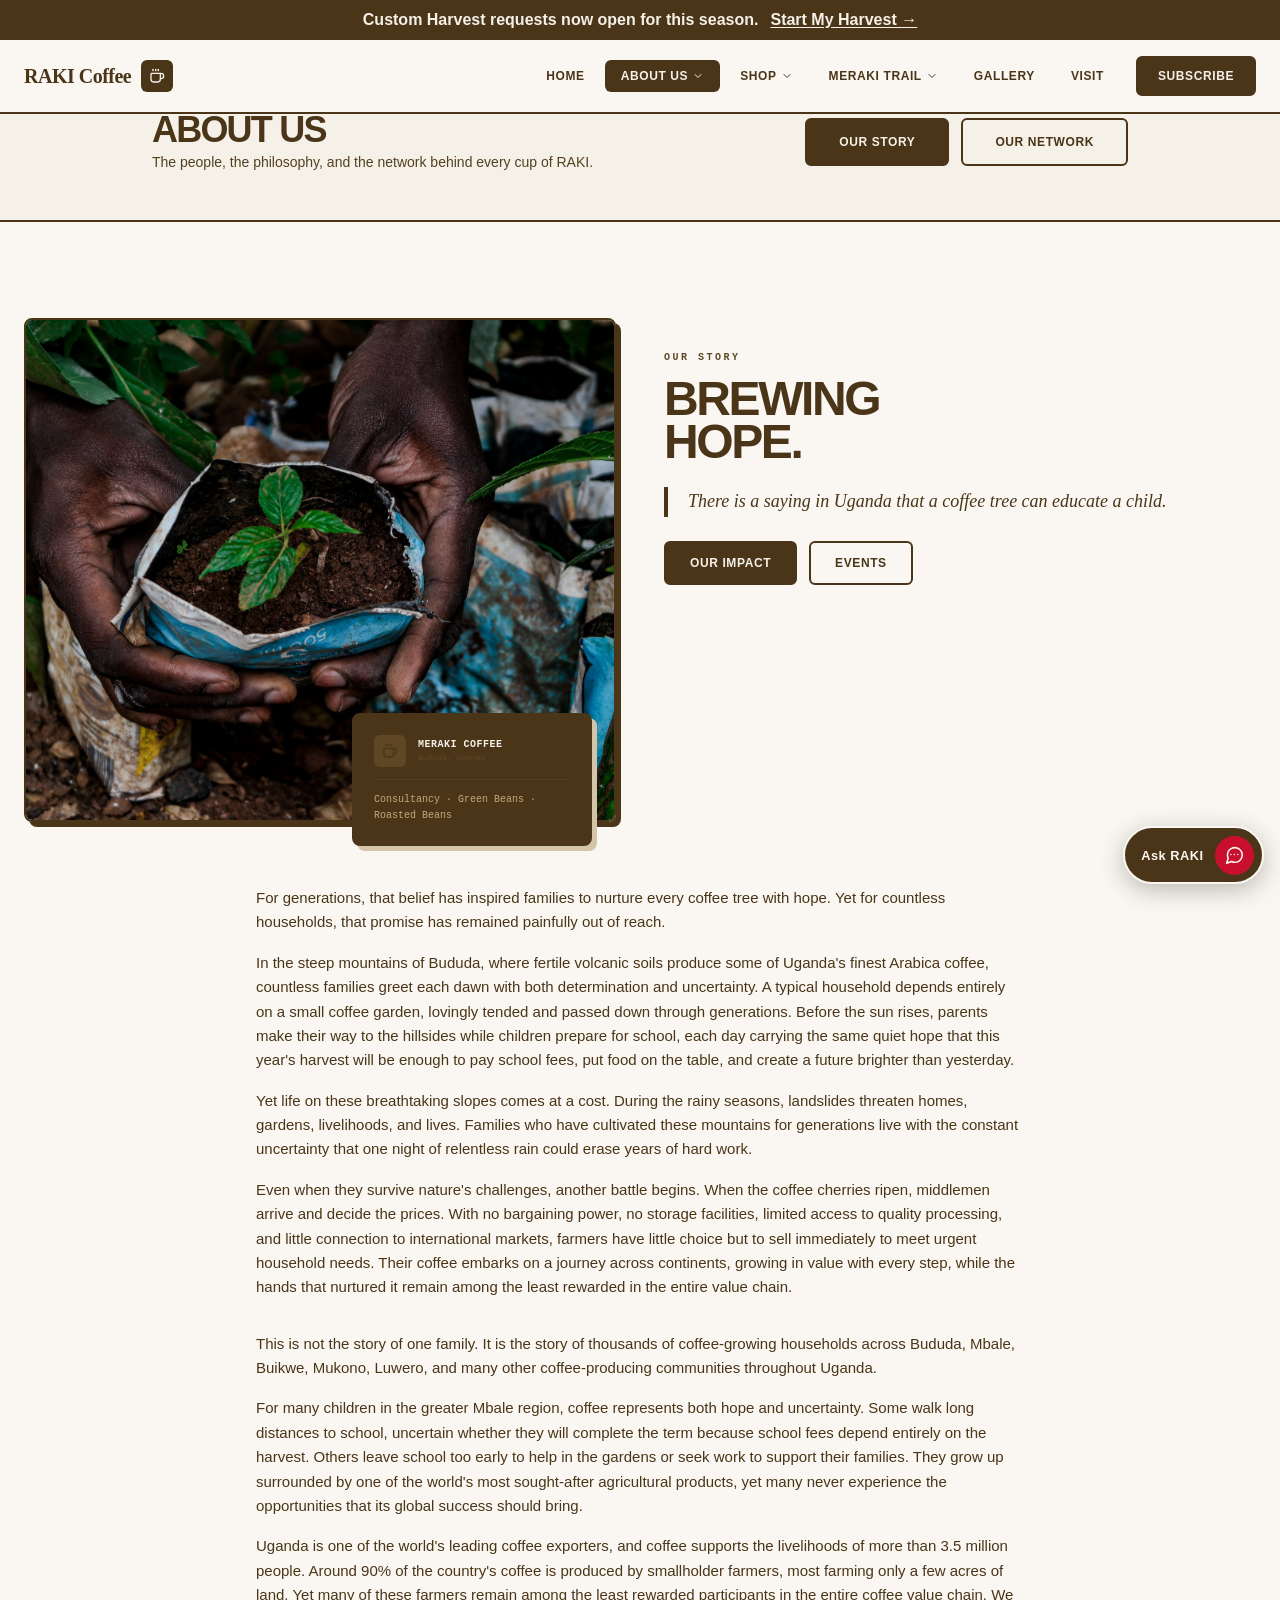
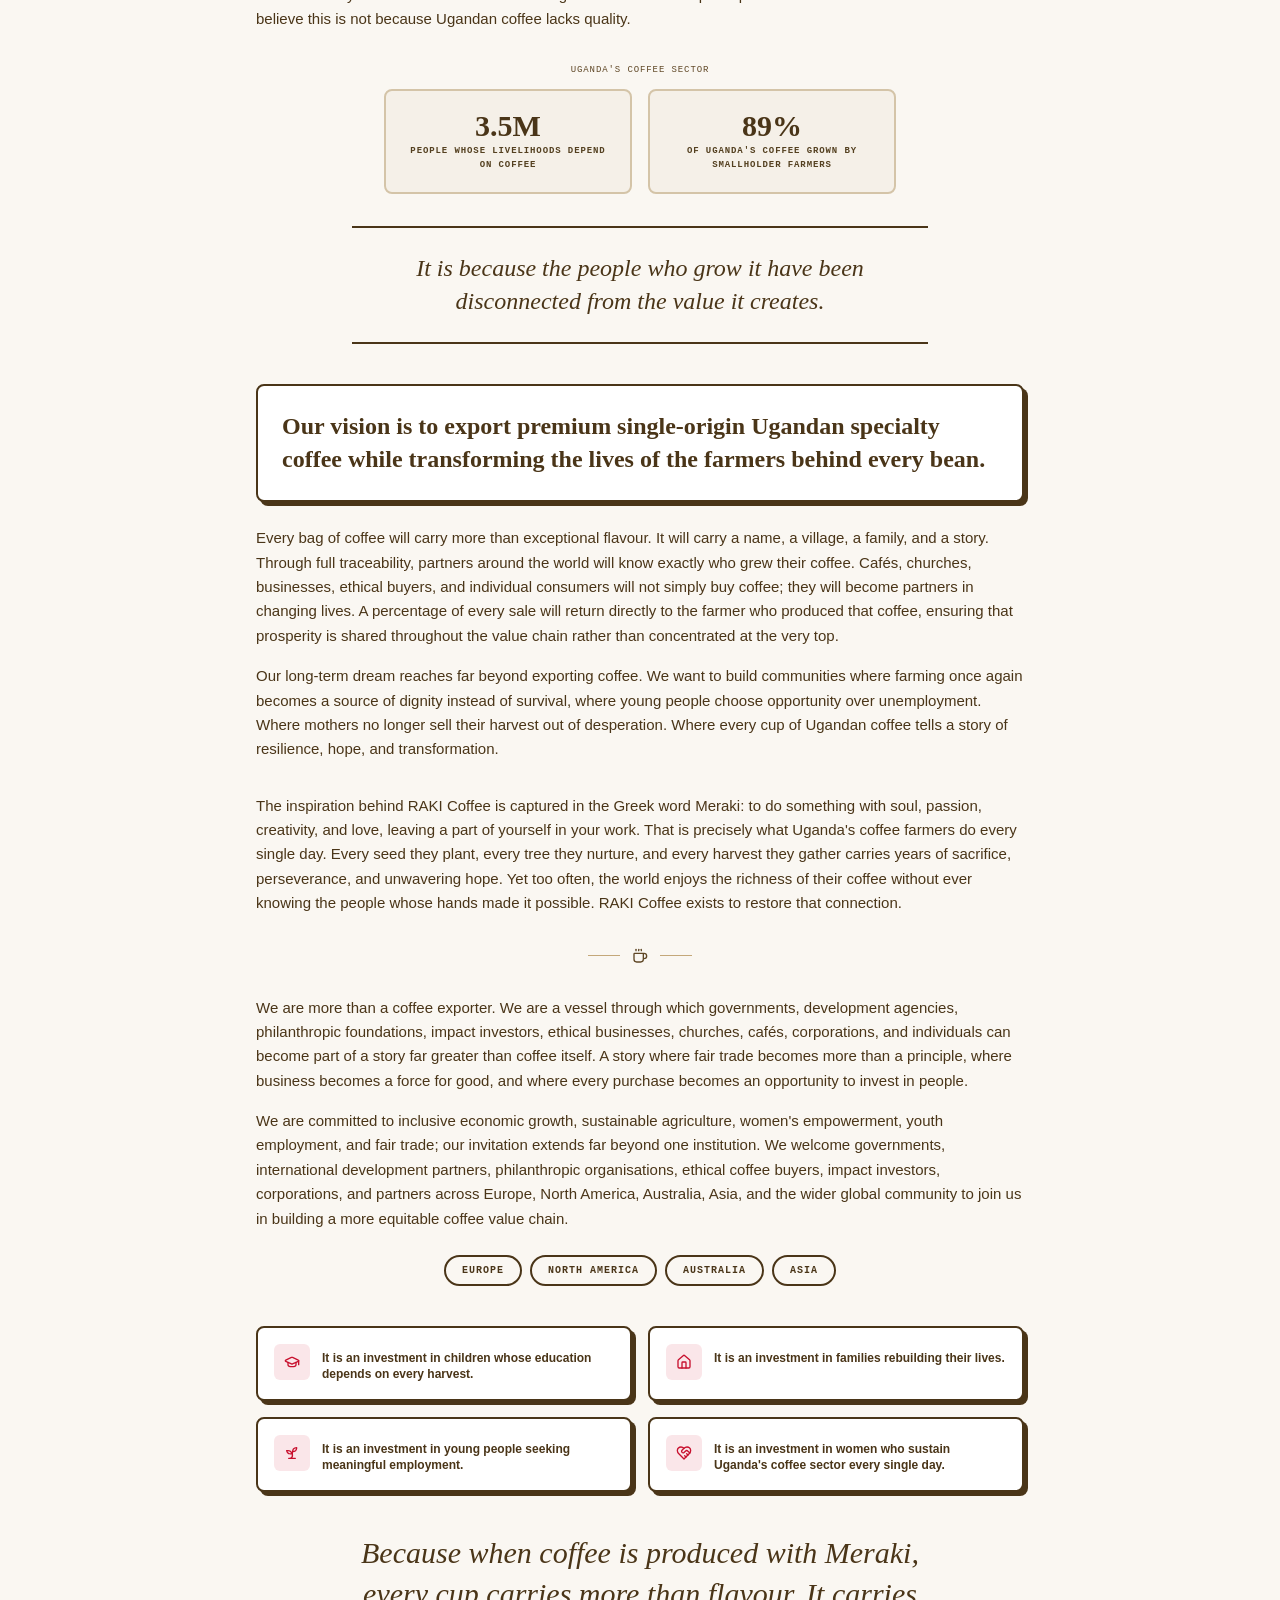
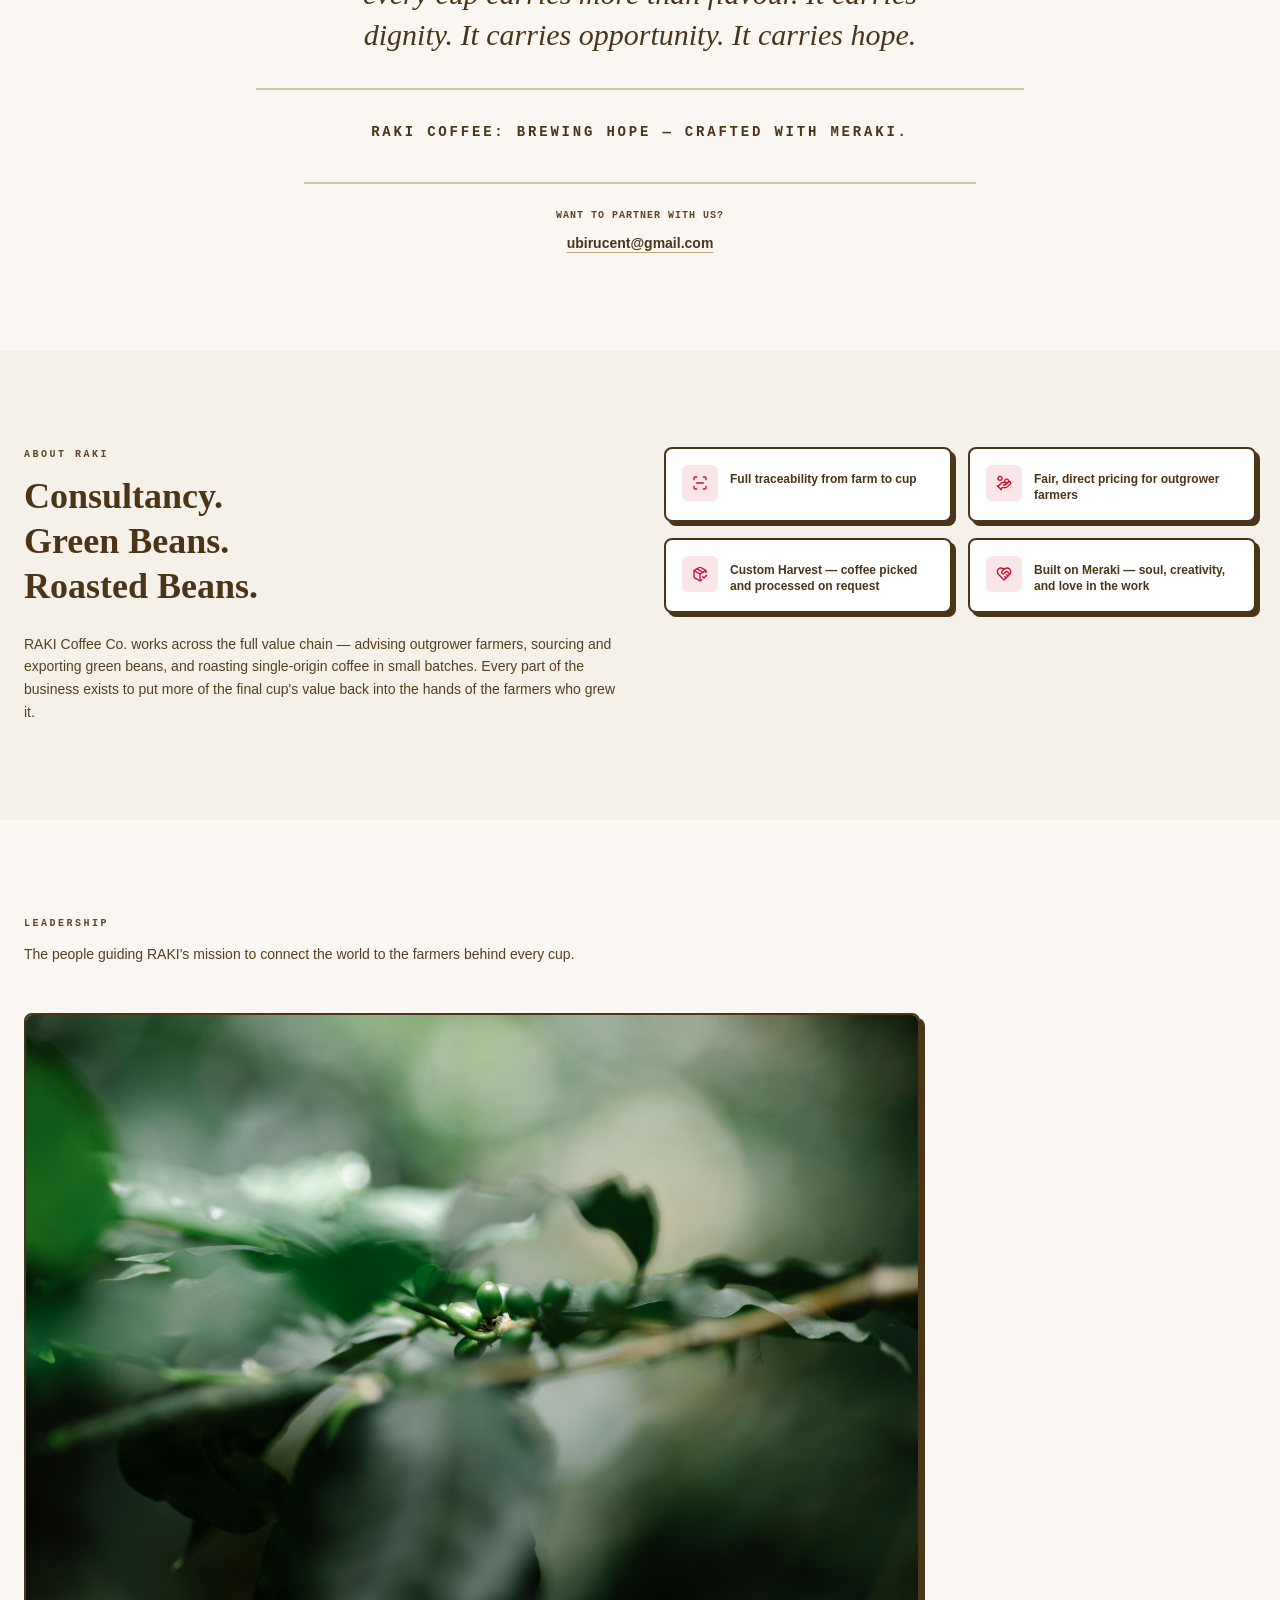
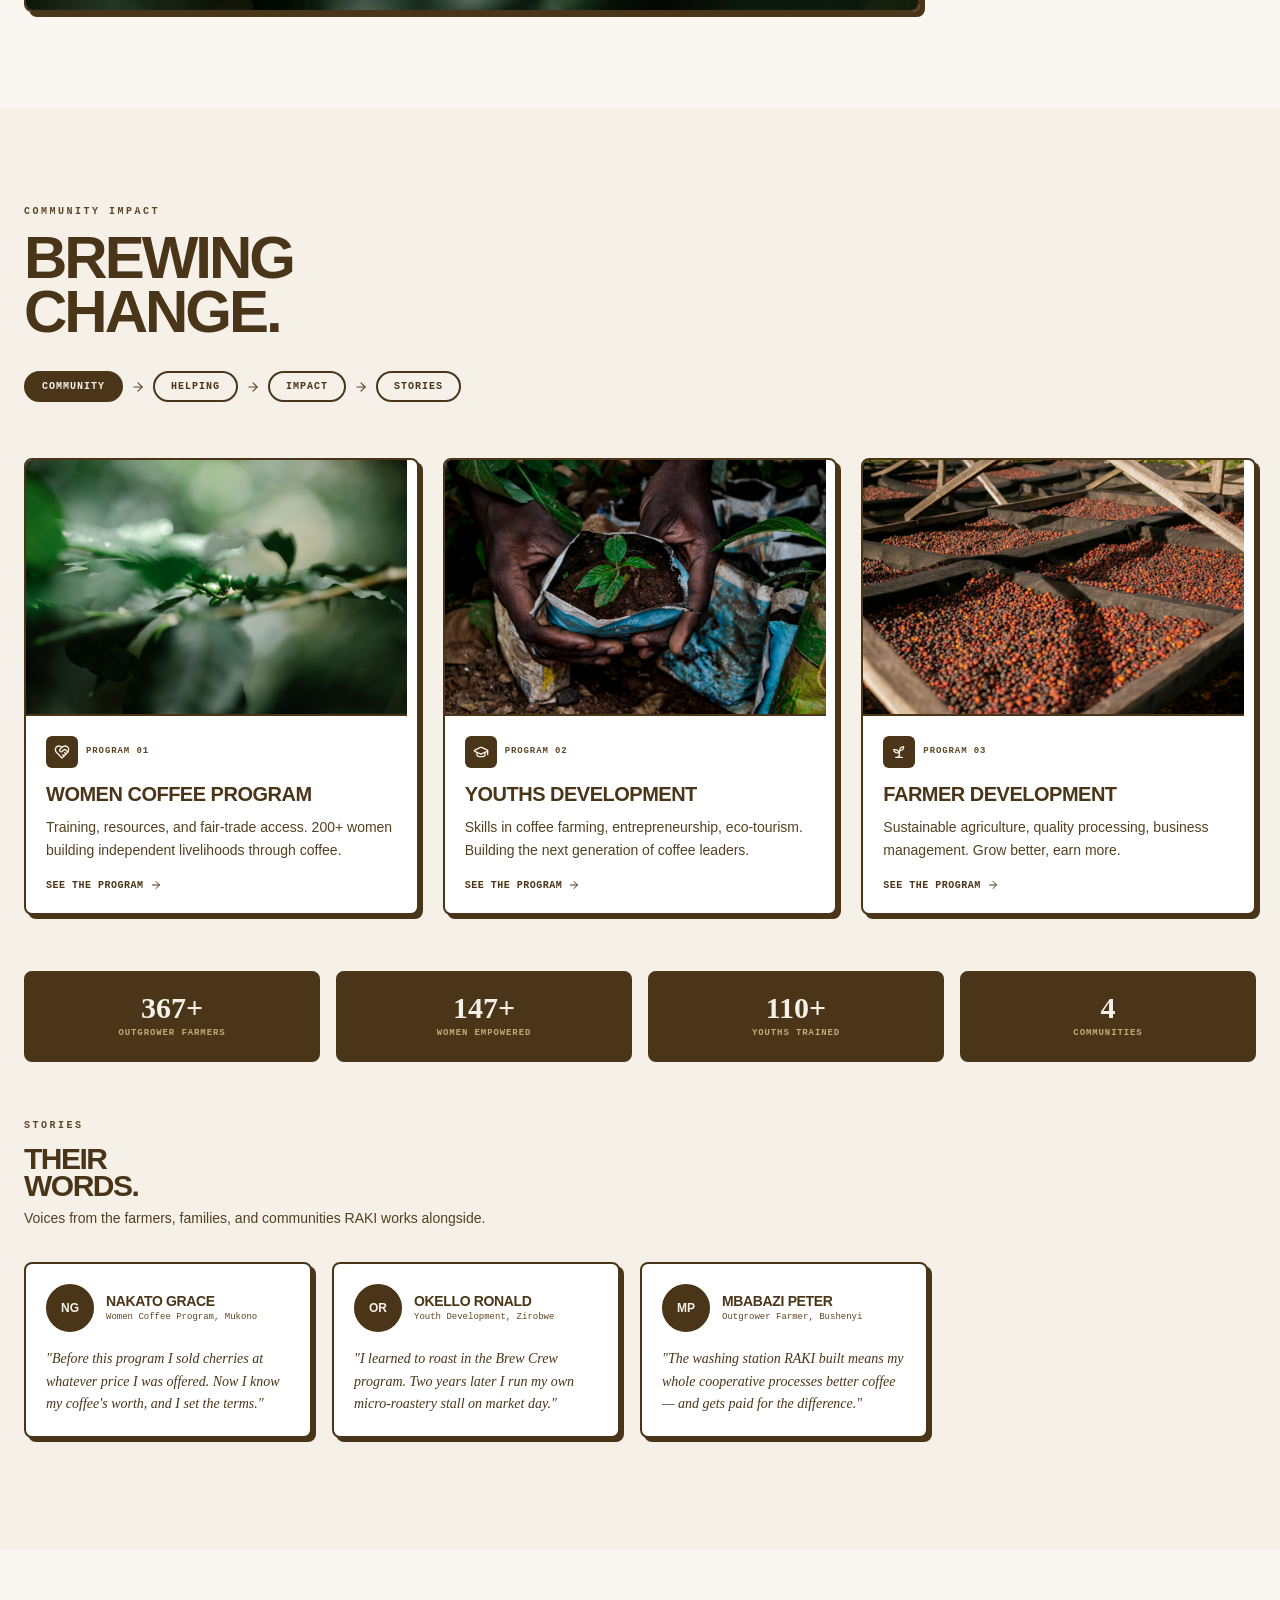
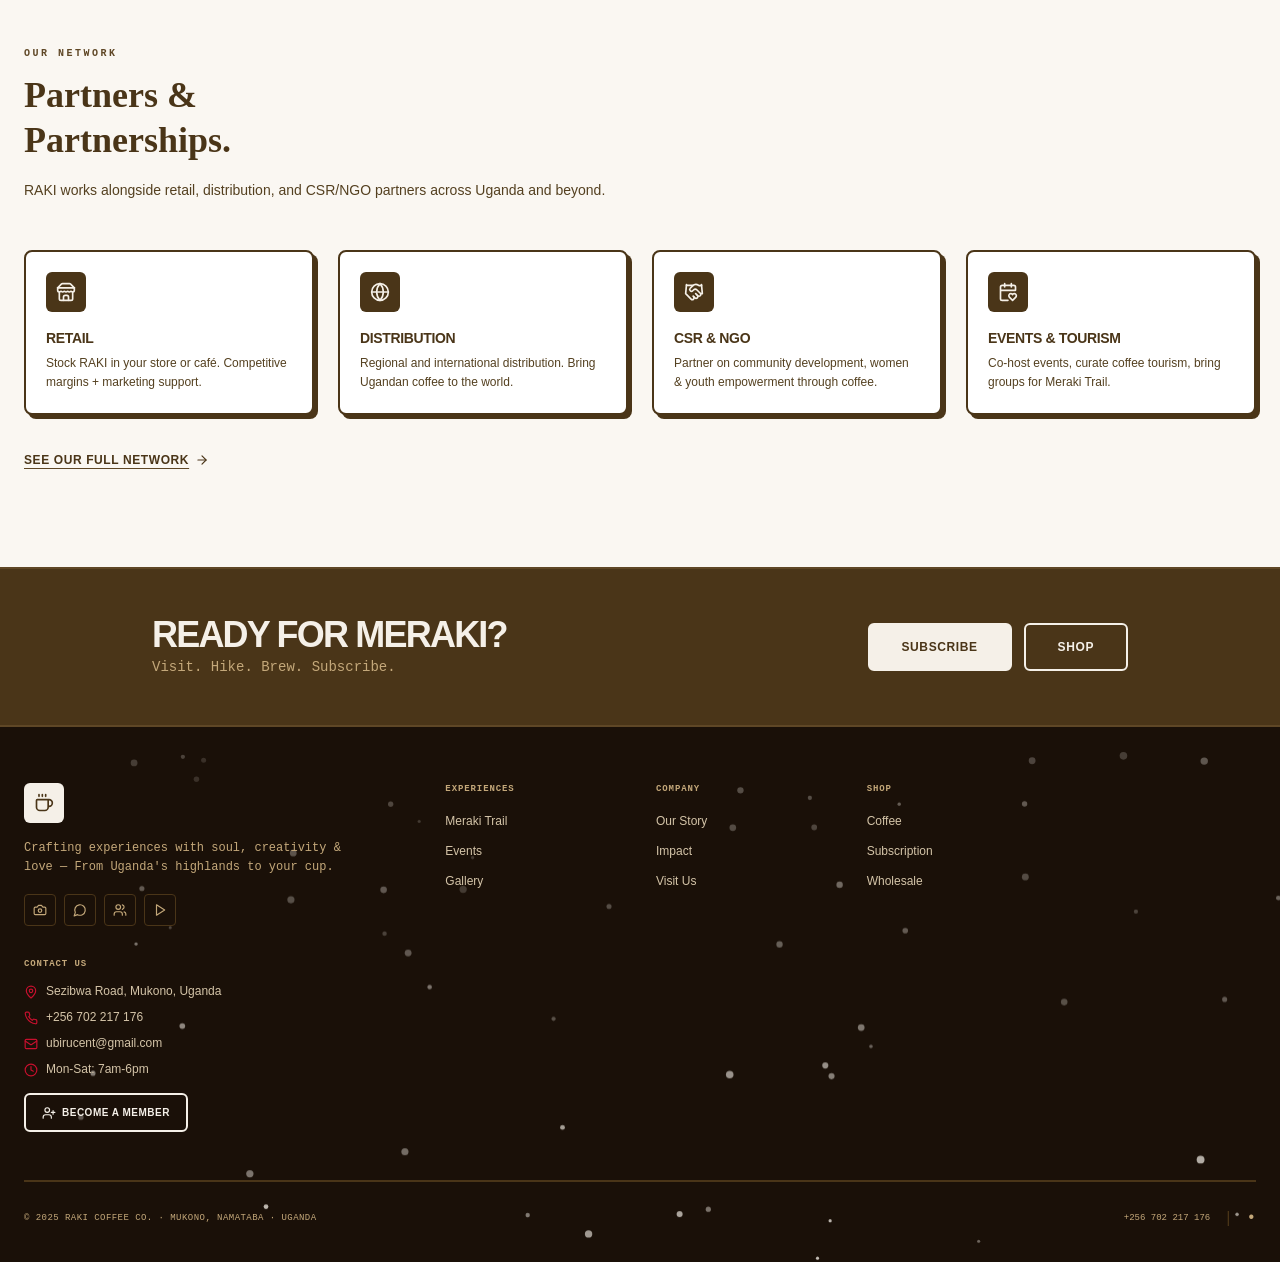
<file: About Us — RAKI Coffee Co..html>
<!DOCTYPE html>
<!-- saved from url=(0036)./About%20Us%20%E2%80%94%20RAKI%20Coffee%20Co..html#network -->
<html lang="en" class="scroll-smooth overflow-x-hidden" style="--header-h: 117px;"><head><meta http-equiv="Content-Type" content="text/html; charset=UTF-8">
    
    <meta name="viewport" content="width=device-width, initial-scale=1.0">
    <meta name="csrf-token" content="4722b204cffae035ea14ea6339bcb9c7837bca5b80c71c5cc3071b49255bc951">
    
    
    
    <title>About Us — RAKI Coffee Co.</title>
    <meta name="description" content="RAKI Coffee Co. works across the full value chain — advising outgrower farmers, sourcing and exporting green beans, and roasting single-origin coffee in small batches. Every part of the business exists to put more of the final cup's value back into the hands of the farmers who grew it.">
    <link rel="canonical" href="https://raki.coffee/coffee">

    <meta property="og:type" content="website">
    <meta property="og:title" content="About Us — RAKI Coffee Co.">
    <meta property="og:description" content="RAKI Coffee Co. works across the full value chain — advising outgrower farmers, sourcing and exporting green beans, and roasting single-origin coffee in small batches. Every part of the business exists to put more of the final cup's value back into the hands of the farmers who grew it.">
    <meta property="og:url" content="https://raki.coffee/coffee">
    
    <meta name="twitter:card" content="summary_large_image">
    <meta name="twitter:title" content="About Us — RAKI Coffee Co.">
    <meta name="twitter:description" content="RAKI Coffee Co. works across the full value chain — advising outgrower farmers, sourcing and exporting green beans, and roasting single-origin coffee in small batches. Every part of the business exists to put more of the final cup's value back into the hands of the farmers who grew it.">
    
    

    <link rel="preconnect" href="https://fonts.googleapis.com/">
    <link rel="preconnect" href="https://fonts.gstatic.com/" crossorigin="">
    <link rel="stylesheet" href="./About Us — RAKI Coffee Co._files/tailwind.css">
    <style>
        :root {
            --theme-bark-700: #4A3518;
            --theme-bark-600: #4A3518;
            --theme-bark-400: #5F4726;
            --theme-sand: #F5F0E8;
            --theme-cream: #FAF7F2;
            --theme-color-text-muted: #544020;
            --theme-accent-red: #C8102E;
        }
    </style>
    <link href="./About Us — RAKI Coffee Co._files/css2" rel="stylesheet">
    <link rel="stylesheet" href="./About Us — RAKI Coffee Co._files/styles.css">
    <link rel="stylesheet" href="./css/chat-widget.css">
    <script type="application/ld+json">
    {
        "@context": "https://schema.org",
        "@type": "LocalBusiness",
        "name": "RAKI Coffee Co.",
        "description": "Uganda's single-origin specialty coffee — impact coffee, ethically sourced, with full farm-to-cup traceability. Shop coffee, book a Meraki Trail experience, or request a Custom Harvest.",
        "url": "https://raki.coffee",
        "telephone": "+256 702 217 176",
        "email": "ubirucent@gmail.com",
        "address": { "@type": "PostalAddress", "streetAddress": "Sezibwa Road, Mukono, Uganda", "addressLocality": "Mukono, Uganda", "addressCountry": "UG" }
    }
    </script>
    
    
    
</head>
<body class="bg-cream text-bark-700 antialiased overflow-x-hidden">
    
    <script>
        window.RAKI_VISITOR_ID = 1;
        window.SITE_WHATSAPP = "256702217176";
    </script>

    <script>
        window.RAKI_VISITOR_ID = 1;
        window.SITE_WHATSAPP = "256702217176";
    </script>
        <!-- NAVIGATION -->
    <a href="#main-content" class="skip-link">Skip to content</a>
    
    <div id="site-header-sticky" class="fixed top-0 left-0 right-0 z-50">
        
<div id="promo-banner" class="bg-bark-700 text-sand">
    <div class="max-w-7xl mx-auto px-6 py-2 flex items-center justify-center gap-3 text-center">
        <span class="text-sm md:text-base font-bold">Custom Harvest requests now open for this season.</span>
        
            <a href="./index.html#custom-harvest" class="promo-arrow-bounce text-sm md:text-base font-bold underline underline-offset-2 whitespace-nowrap hover:no-underline inline-flex items-center gap-1">Start My Harvest →</a>
        
    </div>
</div>


        <nav id="navbar" class="relative bg-cream border-b-2 border-bark-700 nav-scrolled">
            <div class="max-w-7xl mx-auto px-6 py-4 flex justify-between items-center">
                <a href="./index.html" class="flex items-center gap-2.5">
                    
                        <span class="font-display font-bold text-lg md:text-xl tracking-tight text-bark-700 leading-none whitespace-nowrap">RAKI Coffee</span>
                        <div style="height: 32px; width: 32px;" class="bg-bark-700 rounded-md flex items-center justify-center shrink-0">
                            <svg xmlns="http://www.w3.org/2000/svg" width="24" height="24" viewBox="0 0 24 24" fill="none" stroke="currentColor" stroke-width="2" stroke-linecap="round" stroke-linejoin="round" data-lucide="coffee" strokeWidth="1.5" class="lucide lucide-coffee w-4 h-4 text-sand"><path d="M10 2v2"></path><path d="M14 2v2"></path><path d="M16 8a1 1 0 0 1 1 1v8a4 4 0 0 1-4 4H7a4 4 0 0 1-4-4V9a1 1 0 0 1 1-1h14a4 4 0 1 1 0 8h-1"></path><path d="M6 2v2"></path></svg>
                        </div>
                    
                </a>

                <div class="hidden md:flex items-center gap-1">
                    
                        
                        
                        
                        
                            <a href="./index.html" class="nav-link px-4 py-2 text-xs font-bold uppercase tracking-wider rounded-md transition-colors text-bark-600 hover:bg-bark-700 hover:text-sand">Home</a>
                        
                    
                        
                        
                        
                        
                            <div class="nav-dropdown relative">
                                <a href="./About%20Us%20%E2%80%94%20RAKI%20Coffee%20Co..html" class="nav-link nav-dropdown-trigger inline-flex items-center gap-1 px-4 py-2 text-xs font-bold uppercase tracking-wider rounded-md transition-colors nav-link-active" aria-haspopup="true" aria-expanded="true">
                                    About Us
                                    <svg xmlns="http://www.w3.org/2000/svg" width="24" height="24" viewBox="0 0 24 24" fill="none" stroke="currentColor" stroke-width="2" stroke-linecap="round" stroke-linejoin="round" data-lucide="chevron-down" strokeWidth="1.5" class="lucide lucide-chevron-down w-3 h-3 nav-dropdown-chevron"><path d="m6 9 6 6 6-6"></path></svg>
                                </a>
                                <div class="nav-dropdown-menu">
                                    
                                        <a href="./About%20Us%20%E2%80%94%20RAKI%20Coffee%20Co..html#story" class="nav-dropdown-item">Our Story</a>
                                    
                                        <a href="./About%20Us%20%E2%80%94%20RAKI%20Coffee%20Co..html#profile" class="nav-dropdown-item">About RAKI</a>
                                    
                                        <a href="./About%20Us%20%E2%80%94%20RAKI%20Coffee%20Co..html#board" class="nav-dropdown-item">Board of Directors</a>
                                    
                                        <a href="./About%20Us%20%E2%80%94%20RAKI%20Coffee%20Co..html#community" class="nav-dropdown-item">Community Impact</a>
                                    
                                        <a href="./About%20Us%20%E2%80%94%20RAKI%20Coffee%20Co..html#network" class="nav-dropdown-item">Our Network</a>
                                    
                                </div>
                            </div>
                        
                    
                        
                        
                        
                        
                            <div class="nav-dropdown relative">
                                <a href="./Shop%20%26%20Subscribe%20%E2%80%94%20RAKI%20Coffee%20Co..html" class="nav-link nav-dropdown-trigger inline-flex items-center gap-1 px-4 py-2 text-xs font-bold uppercase tracking-wider rounded-md transition-colors text-bark-600 hover:bg-bark-700 hover:text-sand" aria-haspopup="true" aria-expanded="false">
                                    Shop
                                    <svg xmlns="http://www.w3.org/2000/svg" width="24" height="24" viewBox="0 0 24 24" fill="none" stroke="currentColor" stroke-width="2" stroke-linecap="round" stroke-linejoin="round" data-lucide="chevron-down" strokeWidth="1.5" class="lucide lucide-chevron-down w-3 h-3 nav-dropdown-chevron"><path d="m6 9 6 6 6-6"></path></svg>
                                </a>
                                <div class="nav-dropdown-menu">
                                    
                                        <a href="./Shop%20%26%20Subscribe%20%E2%80%94%20RAKI%20Coffee%20Co..html#buy" class="nav-dropdown-item">Shop</a>
                                    
                                        <a href="./Shop%20%26%20Subscribe%20%E2%80%94%20RAKI%20Coffee%20Co..html#subscribe" class="nav-dropdown-item">Subscribe</a>
                                    
                                </div>
                            </div>
                        
                    
                        
                        
                        
                        
                            <div class="nav-dropdown relative">
                                <a href="./Meraki%20Trail%20%E2%80%94%20Book%20an%20Experience%20%E2%80%94%20RAKI%20Coffee%20Co..html" class="nav-link nav-dropdown-trigger inline-flex items-center gap-1 px-4 py-2 text-xs font-bold uppercase tracking-wider rounded-md transition-colors text-bark-600 hover:bg-bark-700 hover:text-sand" aria-haspopup="true" aria-expanded="false">
                                    Meraki Trail
                                    <svg xmlns="http://www.w3.org/2000/svg" width="24" height="24" viewBox="0 0 24 24" fill="none" stroke="currentColor" stroke-width="2" stroke-linecap="round" stroke-linejoin="round" data-lucide="chevron-down" strokeWidth="1.5" class="lucide lucide-chevron-down w-3 h-3 nav-dropdown-chevron"><path d="m6 9 6 6 6-6"></path></svg>
                                </a>
                                <div class="nav-dropdown-menu">
                                    
                                        <a href="./Meraki%20Trail%20%E2%80%94%20Book%20an%20Experience%20%E2%80%94%20RAKI%20Coffee%20Co..html#meraki" class="nav-dropdown-item">Trail Levels</a>
                                    
                                        <a href="./Meraki%20Trail%20%E2%80%94%20Book%20an%20Experience%20%E2%80%94%20RAKI%20Coffee%20Co..html#reviews" class="nav-dropdown-item">Reviews</a>
                                    
                                        <a href="./Meraki%20Trail%20%E2%80%94%20Book%20an%20Experience%20%E2%80%94%20RAKI%20Coffee%20Co..html#events" class="nav-dropdown-item">Events</a>
                                    
                                        <a href="./Meraki%20Trail%20%E2%80%94%20Book%20an%20Experience%20%E2%80%94%20RAKI%20Coffee%20Co..html#faq" class="nav-dropdown-item">FAQ</a>
                                    
                                </div>
                            </div>
                        
                    
                        
                        
                        
                        
                            <a href="./index.html#gallery" class="nav-link px-4 py-2 text-xs font-bold uppercase tracking-wider rounded-md transition-colors text-bark-600 hover:bg-bark-700 hover:text-sand">Gallery</a>
                        
                    
                        
                        
                        
                        
                            <a href="./Visit%20Us%20%E2%80%94%20RAKI%20Coffee%20Co..html" class="nav-link px-4 py-2 text-xs font-bold uppercase tracking-wider rounded-md transition-colors text-bark-600 hover:bg-bark-700 hover:text-sand">Visit</a>
                        
                    
                    
                    
                        <a href="./Shop%20%26%20Subscribe%20%E2%80%94%20RAKI%20Coffee%20Co..html#subscribe" class="ml-3 bg-bark-700 text-sand text-xs font-bold uppercase tracking-wider px-5 py-2.5 hover:bg-bark-800 rounded-md transition-colors border-2 border-bark-700">Subscribe</a>
                    
                </div>

                <button id="mobile-toggle" class="md:hidden w-10 h-10 bg-bark-700 rounded-md flex items-center justify-center" aria-expanded="false" aria-controls="mobile-menu" aria-label="Open menu">
                    <svg xmlns="http://www.w3.org/2000/svg" width="24" height="24" viewBox="0 0 24 24" fill="none" stroke="currentColor" stroke-width="2" stroke-linecap="round" stroke-linejoin="round" data-lucide="menu" strokeWidth="1.5" class="lucide lucide-menu w-5 h-5 text-sand mobile-menu-open-icon"><line x1="4" x2="20" y1="12" y2="12"></line><line x1="4" x2="20" y1="6" y2="6"></line><line x1="4" x2="20" y1="18" y2="18"></line></svg>
                    <svg xmlns="http://www.w3.org/2000/svg" width="24" height="24" viewBox="0 0 24 24" fill="none" stroke="currentColor" stroke-width="2" stroke-linecap="round" stroke-linejoin="round" data-lucide="x" strokeWidth="1.5" class="lucide lucide-x w-5 h-5 text-sand mobile-menu-close-icon hidden"><path d="M18 6 6 18"></path><path d="m6 6 12 12"></path></svg>
                </button>
            </div>

            <div id="mobile-menu" class="hidden md:hidden bg-bark-700 border-t-2 border-bark-800 overflow-y-auto">
                <div class="px-6 py-4 flex flex-col gap-0">
                    
                        
                        
                        
                            <a href="./index.html" class="mobile-link py-3 text-sm font-bold uppercase tracking-wider text-sand border-b border-bark-600">Home</a>
                        
                    
                        
                        
                        
                            <div class="mobile-accordion border-b border-bark-600">
                                <button type="button" class="mobile-accordion-trigger w-full flex items-center justify-between py-3 text-sm font-bold uppercase tracking-wider text-sand" aria-expanded="false">
                                    About Us
                                    <svg xmlns="http://www.w3.org/2000/svg" width="24" height="24" viewBox="0 0 24 24" fill="none" stroke="currentColor" stroke-width="2" stroke-linecap="round" stroke-linejoin="round" data-lucide="chevron-down" strokeWidth="1.5" class="lucide lucide-chevron-down w-4 h-4 mobile-accordion-icon transition-transform"><path d="m6 9 6 6 6-6"></path></svg>
                                </button>
                                <div class="mobile-accordion-panel hidden pb-2">
                                    <a href="./About%20Us%20%E2%80%94%20RAKI%20Coffee%20Co..html" class="mobile-link block py-2 pl-4 text-xs font-mono uppercase tracking-wider text-bark-300">All About Us</a>
                                    
                                        <a href="./About%20Us%20%E2%80%94%20RAKI%20Coffee%20Co..html#story" class="mobile-link block py-2 pl-4 text-xs font-mono uppercase tracking-wider text-bark-300">Our Story</a>
                                    
                                        <a href="./About%20Us%20%E2%80%94%20RAKI%20Coffee%20Co..html#profile" class="mobile-link block py-2 pl-4 text-xs font-mono uppercase tracking-wider text-bark-300">About RAKI</a>
                                    
                                        <a href="./About%20Us%20%E2%80%94%20RAKI%20Coffee%20Co..html#board" class="mobile-link block py-2 pl-4 text-xs font-mono uppercase tracking-wider text-bark-300">Board of Directors</a>
                                    
                                        <a href="./About%20Us%20%E2%80%94%20RAKI%20Coffee%20Co..html#community" class="mobile-link block py-2 pl-4 text-xs font-mono uppercase tracking-wider text-bark-300">Community Impact</a>
                                    
                                        <a href="./About%20Us%20%E2%80%94%20RAKI%20Coffee%20Co..html#network" class="mobile-link block py-2 pl-4 text-xs font-mono uppercase tracking-wider text-bark-300">Our Network</a>
                                    
                                </div>
                            </div>
                        
                    
                        
                        
                        
                            <div class="mobile-accordion border-b border-bark-600">
                                <button type="button" class="mobile-accordion-trigger w-full flex items-center justify-between py-3 text-sm font-bold uppercase tracking-wider text-sand" aria-expanded="false">
                                    Shop
                                    <svg xmlns="http://www.w3.org/2000/svg" width="24" height="24" viewBox="0 0 24 24" fill="none" stroke="currentColor" stroke-width="2" stroke-linecap="round" stroke-linejoin="round" data-lucide="chevron-down" strokeWidth="1.5" class="lucide lucide-chevron-down w-4 h-4 mobile-accordion-icon transition-transform"><path d="m6 9 6 6 6-6"></path></svg>
                                </button>
                                <div class="mobile-accordion-panel hidden pb-2">
                                    <a href="./Shop%20%26%20Subscribe%20%E2%80%94%20RAKI%20Coffee%20Co..html" class="mobile-link block py-2 pl-4 text-xs font-mono uppercase tracking-wider text-bark-300">All Shop</a>
                                    
                                        <a href="./Shop%20%26%20Subscribe%20%E2%80%94%20RAKI%20Coffee%20Co..html#buy" class="mobile-link block py-2 pl-4 text-xs font-mono uppercase tracking-wider text-bark-300">Shop</a>
                                    
                                        <a href="./Shop%20%26%20Subscribe%20%E2%80%94%20RAKI%20Coffee%20Co..html#subscribe" class="mobile-link block py-2 pl-4 text-xs font-mono uppercase tracking-wider text-bark-300">Subscribe</a>
                                    
                                </div>
                            </div>
                        
                    
                        
                        
                        
                            <div class="mobile-accordion border-b border-bark-600">
                                <button type="button" class="mobile-accordion-trigger w-full flex items-center justify-between py-3 text-sm font-bold uppercase tracking-wider text-sand" aria-expanded="false">
                                    Meraki Trail
                                    <svg xmlns="http://www.w3.org/2000/svg" width="24" height="24" viewBox="0 0 24 24" fill="none" stroke="currentColor" stroke-width="2" stroke-linecap="round" stroke-linejoin="round" data-lucide="chevron-down" strokeWidth="1.5" class="lucide lucide-chevron-down w-4 h-4 mobile-accordion-icon transition-transform"><path d="m6 9 6 6 6-6"></path></svg>
                                </button>
                                <div class="mobile-accordion-panel hidden pb-2">
                                    <a href="./Meraki%20Trail%20%E2%80%94%20Book%20an%20Experience%20%E2%80%94%20RAKI%20Coffee%20Co..html" class="mobile-link block py-2 pl-4 text-xs font-mono uppercase tracking-wider text-bark-300">All Meraki Trail</a>
                                    
                                        <a href="./Meraki%20Trail%20%E2%80%94%20Book%20an%20Experience%20%E2%80%94%20RAKI%20Coffee%20Co..html#meraki" class="mobile-link block py-2 pl-4 text-xs font-mono uppercase tracking-wider text-bark-300">Trail Levels</a>
                                    
                                        <a href="./Meraki%20Trail%20%E2%80%94%20Book%20an%20Experience%20%E2%80%94%20RAKI%20Coffee%20Co..html#reviews" class="mobile-link block py-2 pl-4 text-xs font-mono uppercase tracking-wider text-bark-300">Reviews</a>
                                    
                                        <a href="./Meraki%20Trail%20%E2%80%94%20Book%20an%20Experience%20%E2%80%94%20RAKI%20Coffee%20Co..html#events" class="mobile-link block py-2 pl-4 text-xs font-mono uppercase tracking-wider text-bark-300">Events</a>
                                    
                                        <a href="./Meraki%20Trail%20%E2%80%94%20Book%20an%20Experience%20%E2%80%94%20RAKI%20Coffee%20Co..html#faq" class="mobile-link block py-2 pl-4 text-xs font-mono uppercase tracking-wider text-bark-300">FAQ</a>
                                    
                                </div>
                            </div>
                        
                    
                        
                        
                        
                            <a href="./index.html#gallery" class="mobile-link py-3 text-sm font-bold uppercase tracking-wider text-sand border-b border-bark-600">Gallery</a>
                        
                    
                        
                        
                        
                            <a href="./Visit%20Us%20%E2%80%94%20RAKI%20Coffee%20Co..html" class="mobile-link py-3 text-sm font-bold uppercase tracking-wider text-sand border-b border-bark-600">Visit</a>
                        
                    
                        
                        
                        
                            <a href="./Shop%20%26%20Subscribe%20%E2%80%94%20RAKI%20Coffee%20Co..html#subscribe" class="mobile-link py-3 text-sm font-bold uppercase tracking-wider text-sand border-b border-bark-600">Subscribe</a>
                        
                    
                    
                        <a href="./Shop%20%26%20Subscribe%20%E2%80%94%20RAKI%20Coffee%20Co..html#subscribe" class="mt-3 text-center bg-sand text-bark-700 text-sm font-bold uppercase tracking-wider px-6 py-3 rounded-md border-2 border-sand">Subscribe</a>
                    
                </div>
            </div>
        </nav>
    </div>
    <div id="main-content" tabindex="-1"></div>


    <!-- ABOUT US HUB -->
    
    <section class="pt-32 pb-12 md:pt-40 bg-sand border-b-2 border-bark-700" style="padding-top: 117px; opacity: 1; transform: translateY(0px); transition: opacity 0.6s, transform 0.6s;">
        <div class="max-w-5xl mx-auto px-6 flex flex-col md:flex-row items-center justify-between gap-6">
            <div>
                <h1 class="text-3xl md:text-4xl font-black tracking-tighter uppercase text-bark-700 leading-none">About Us</h1>
                <p class="text-sm text-bark-500 mt-1 max-w-md">The people, the philosophy, and the network behind every cup of RAKI.</p>
            </div>
            <div class="flex gap-3">
                <a href="./About%20Us%20%E2%80%94%20RAKI%20Coffee%20Co..html#story" class="bg-bark-700 text-sand font-bold text-xs uppercase tracking-wider px-8 py-3.5 rounded-md border-2 border-bark-700 hover:bg-transparent hover:text-bark-700 transition-colors">Our Story</a>
                <a href="./Visit%20Us%20%E2%80%94%20RAKI%20Coffee%20Co..html#visit" class="bg-transparent text-bark-700 font-bold text-xs uppercase tracking-wider px-8 py-3.5 rounded-md border-2 border-bark-700 hover:bg-bark-700 hover:text-sand transition-colors">Our Network</a>
            </div>
        </div>
    </section>
    

    <!-- OUR STORY -->
    
    <section id="story" class="py-16 md:py-24 bg-cream" style="opacity: 1; transform: translateY(0px); transition: opacity 0.6s, transform 0.6s;">
        <div class="max-w-7xl mx-auto px-6">
            <div class="grid lg:grid-cols-2 gap-12 items-start mb-16">
                <div class="relative">
                    <div class="border-2 border-bark-700 rounded-lg hard-shadow overflow-hidden">
                        <img src="./assets/coffee/Coffee begins in shaded nurseries, where seedlings are nurtured for 6-9 months before they're strong enough to plant..jpg" alt="A farmer holding a young coffee seedling in the nursery" class="w-full h-[500px] object-cover" loading="lazy" decoding="async">
                    </div>
                    <div class="absolute -bottom-6 -right-3 md:right-6 bg-bark-700 text-sand p-5 border-2 border-bark-700 rounded-lg hard-shadow-sand max-w-[240px]">
                        <div class="flex items-center gap-3 mb-3 border-b border-bark-500 pb-3">
                            <div class="w-8 h-8 bg-bark-400 rounded-md flex items-center justify-center flex-shrink-0">
                                <svg xmlns="http://www.w3.org/2000/svg" width="24" height="24" viewBox="0 0 24 24" fill="none" stroke="currentColor" stroke-width="2" stroke-linecap="round" stroke-linejoin="round" data-lucide="coffee" strokeWidth="1.5" class="lucide lucide-coffee w-4 h-4 text-bark-700"><path d="M10 2v2"></path><path d="M14 2v2"></path><path d="M16 8a1 1 0 0 1 1 1v8a4 4 0 0 1-4 4H7a4 4 0 0 1-4-4V9a1 1 0 0 1 1-1h14a4 4 0 1 1 0 8h-1"></path><path d="M6 2v2"></path></svg>
                            </div>
                            <div>
                                <div class="text-[10px] font-mono font-bold uppercase tracking-wider text-sand">Meraki Coffee</div>
                                <div class="text-[8px] font-mono text-bark-400">Bududa, Uganda</div>
                            </div>
                        </div>
                        <div class="text-[10px] font-mono text-bark-300 leading-relaxed">Consultancy · Green Beans · Roasted Beans</div>
                    </div>
                </div>

                <div class="lg:pt-8">
                    <span class="text-[10px] font-mono font-bold uppercase tracking-[0.25em] text-bark-400 mb-3 block">Our Story</span>
                    <h2 class="text-4xl md:text-5xl font-black tracking-tighter uppercase leading-[0.9] mb-6">Brewing<br>Hope.</h2>
                    <div class="border-l-4 border-bark-700 pl-5 mb-6">
                        <p class="font-display italic text-lg text-bark-600 leading-relaxed">There is a saying in Uganda that a coffee tree can educate a child.</p>
                    </div>
                    <div class="flex flex-wrap gap-3">
                        <a href="./About%20Us%20%E2%80%94%20RAKI%20Coffee%20Co..html#community" class="bg-bark-700 text-sand font-bold text-xs uppercase tracking-wider px-6 py-3 rounded-md border-2 border-bark-700 hover:bg-transparent hover:text-bark-700 transition-colors">Our Impact</a>
                        <a href="./Meraki%20Trail%20%E2%80%94%20Book%20an%20Experience%20%E2%80%94%20RAKI%20Coffee%20Co..html#events" class="bg-transparent text-bark-700 font-bold text-xs uppercase tracking-wider px-6 py-3 rounded-md border-2 border-bark-700 hover:bg-bark-700 hover:text-sand transition-colors">Events</a>
                    </div>
                </div>
            </div>

            
                
                
                <div class="max-w-3xl mx-auto mb-10">
                    <!-- The Weight -->
                    <div class="space-y-4 mb-8">
                        <p class="text-[15px] text-bark-600 leading-relaxed">For generations, that belief has inspired families to nurture every coffee tree with hope. Yet for countless households, that promise has remained painfully out of reach.</p>
                        <p class="text-[15px] text-bark-600 leading-relaxed">In the steep mountains of Bududa, where fertile volcanic soils produce some of Uganda's finest Arabica coffee, countless families greet each dawn with both determination and uncertainty. A typical household depends entirely on a small coffee garden, lovingly tended and passed down through generations. Before the sun rises, parents make their way to the hillsides while children prepare for school, each day carrying the same quiet hope that this year's harvest will be enough to pay school fees, put food on the table, and create a future brighter than yesterday.</p>
                        <p class="text-[15px] text-bark-600 leading-relaxed">Yet life on these breathtaking slopes comes at a cost. During the rainy seasons, landslides threaten homes, gardens, livelihoods, and lives. Families who have cultivated these mountains for generations live with the constant uncertainty that one night of relentless rain could erase years of hard work.</p>
                        <p class="text-[15px] text-bark-600 leading-relaxed">Even when they survive nature's challenges, another battle begins. When the coffee cherries ripen, middlemen arrive and decide the prices. With no bargaining power, no storage facilities, limited access to quality processing, and little connection to international markets, farmers have little choice but to sell immediately to meet urgent household needs. Their coffee embarks on a journey across continents, growing in value with every step, while the hands that nurtured it remain among the least rewarded in the entire value chain.</p>
                    </div>

                    <!-- The Wider Truth -->
                    <div class="space-y-4 mb-8">
                        <p class="text-[15px] text-bark-600 leading-relaxed">This is not the story of one family. It is the story of thousands of coffee-growing households across Bududa, Mbale, Buikwe, Mukono, Luwero, and many other coffee-producing communities throughout Uganda.</p>
                        <p class="text-[15px] text-bark-600 leading-relaxed">For many children in the greater Mbale region, coffee represents both hope and uncertainty. Some walk long distances to school, uncertain whether they will complete the term because school fees depend entirely on the harvest. Others leave school too early to help in the gardens or seek work to support their families. They grow up surrounded by one of the world's most sought-after agricultural products, yet many never experience the opportunities that its global success should bring.</p>
                        <p class="text-[15px] text-bark-600 leading-relaxed">Uganda is one of the world's leading coffee exporters, and coffee supports the livelihoods of more than 3.5 million people. Around 90% of the country's coffee is produced by smallholder farmers, most farming only a few acres of land. Yet many of these farmers remain among the least rewarded participants in the entire coffee value chain. We believe this is not because Ugandan coffee lacks quality.</p>
                    </div>

                    
                    <div class="mb-8">
                        <p class="text-[9px] font-mono uppercase tracking-widest text-bark-400 text-center mb-3">Uganda's Coffee Sector</p>
                        <div class="grid grid-cols-2 gap-4 max-w-lg mx-auto">
                            <div class="bg-sand border-2 border-bark-200 rounded-lg p-5 text-center">
                                <div class="count-up font-display text-3xl font-black text-bark-700 leading-none mb-1">3.5M</div>
                                <div class="text-[9px] font-mono font-bold uppercase tracking-widest text-bark-500">People whose livelihoods depend on coffee</div>
                            </div>
                            <div class="bg-sand border-2 border-bark-200 rounded-lg p-5 text-center">
                                <div class="count-up font-display text-3xl font-black text-bark-700 leading-none mb-1">90%</div>
                                <div class="text-[9px] font-mono font-bold uppercase tracking-widest text-bark-500">Of Uganda's coffee grown by smallholder farmers</div>
                            </div>
                        </div>
                    </div>
                    

                    <div class="max-w-xl mx-auto border-y-2 border-bark-700 py-6 mb-10 text-center">
                        <p class="font-display italic text-xl md:text-2xl text-bark-700 leading-snug">It is because the people who grow it have been disconnected from the value it creates.</p>
                    </div>

                    <!-- The Vision -->
                    
                    <div class="bg-white border-2 border-bark-700 rounded-lg hard-shadow-sm p-6 mb-6">
                        <p class="font-display text-xl md:text-2xl font-bold text-bark-700 leading-snug">Our vision is to export premium single-origin Ugandan specialty coffee while transforming the lives of the farmers behind every bean.</p>
                    </div>
                    
                    <p class="text-[15px] text-bark-600 leading-relaxed mb-4">Every bag of coffee will carry more than exceptional flavour. It will carry a name, a village, a family, and a story. Through full traceability, partners around the world will know exactly who grew their coffee. Cafés, churches, businesses, ethical buyers, and individual consumers will not simply buy coffee; they will become partners in changing lives. A percentage of every sale will return directly to the farmer who produced that coffee, ensuring that prosperity is shared throughout the value chain rather than concentrated at the very top.</p>
                    <p class="text-[15px] text-bark-600 leading-relaxed mb-8">Our long-term dream reaches far beyond exporting coffee. We want to build communities where farming once again becomes a source of dignity instead of survival, where young people choose opportunity over unemployment. Where mothers no longer sell their harvest out of desperation. Where every cup of Ugandan coffee tells a story of resilience, hope, and transformation.</p>

                    <!-- Meraki -->
                    <p class="text-[15px] text-bark-600 leading-relaxed mb-8">The inspiration behind RAKI Coffee is captured in the Greek word Meraki: to do something with soul, passion, creativity, and love, leaving a part of yourself in your work. That is precisely what Uganda's coffee farmers do every single day. Every seed they plant, every tree they nurture, and every harvest they gather carries years of sacrifice, perseverance, and unwavering hope. Yet too often, the world enjoys the richness of their coffee without ever knowing the people whose hands made it possible. RAKI Coffee exists to restore that connection.</p>

                    <div class="flex items-center justify-center gap-3 mb-8" aria-hidden="true">
                        <span class="w-8 h-px bg-bark-300"></span>
                        <svg xmlns="http://www.w3.org/2000/svg" width="24" height="24" viewBox="0 0 24 24" fill="none" stroke="currentColor" stroke-width="2" stroke-linecap="round" stroke-linejoin="round" data-lucide="coffee" strokeWidth="1.5" class="lucide lucide-coffee w-4 h-4 text-bark-400"><path d="M10 2v2"></path><path d="M14 2v2"></path><path d="M16 8a1 1 0 0 1 1 1v8a4 4 0 0 1-4 4H7a4 4 0 0 1-4-4V9a1 1 0 0 1 1-1h14a4 4 0 1 1 0 8h-1"></path><path d="M6 2v2"></path></svg>
                        <span class="w-8 h-px bg-bark-300"></span>
                    </div>

                    <!-- The Invitation -->
                    <div class="space-y-4 mb-6">
                        <p class="text-[15px] text-bark-600 leading-relaxed">We are more than a coffee exporter. We are a vessel through which governments, development agencies, philanthropic foundations, impact investors, ethical businesses, churches, cafés, corporations, and individuals can become part of a story far greater than coffee itself. A story where fair trade becomes more than a principle, where business becomes a force for good, and where every purchase becomes an opportunity to invest in people.</p>
                        <p class="text-[15px] text-bark-600 leading-relaxed">We are committed to inclusive economic growth, sustainable agriculture, women's empowerment, youth employment, and fair trade; our invitation extends far beyond one institution. We welcome governments, international development partners, philanthropic organisations, ethical coffee buyers, impact investors, corporations, and partners across Europe, North America, Australia, Asia, and the wider global community to join us in building a more equitable coffee value chain.</p>
                    </div>
                    <div class="flex flex-wrap gap-2 justify-center mb-10">
                        
                            <span class="text-[10px] font-mono font-bold uppercase tracking-widest text-bark-700 border-2 border-bark-700 rounded-full px-4 py-1.5">Europe</span>
                        
                            <span class="text-[10px] font-mono font-bold uppercase tracking-widest text-bark-700 border-2 border-bark-700 rounded-full px-4 py-1.5">North America</span>
                        
                            <span class="text-[10px] font-mono font-bold uppercase tracking-widest text-bark-700 border-2 border-bark-700 rounded-full px-4 py-1.5">Australia</span>
                        
                            <span class="text-[10px] font-mono font-bold uppercase tracking-widest text-bark-700 border-2 border-bark-700 rounded-full px-4 py-1.5">Asia</span>
                        
                    </div>

                    <!-- The Investment -->
                    <div class="grid sm:grid-cols-2 gap-4 mb-10">
                        
                            <div class="bg-white border-2 border-bark-700 rounded-lg hard-shadow-sm p-4 flex items-start gap-3">
                                <div class="w-9 h-9 bg-accent-red/10 rounded-md flex items-center justify-center flex-shrink-0">
                                    <svg xmlns="http://www.w3.org/2000/svg" width="24" height="24" viewBox="0 0 24 24" fill="none" stroke="currentColor" stroke-width="2" stroke-linecap="round" stroke-linejoin="round" data-lucide="graduation-cap" strokeWidth="1.5" class="lucide lucide-graduation-cap w-4 h-4 text-accent-red"><path d="M21.42 10.922a1 1 0 0 0-.019-1.838L12.83 5.18a2 2 0 0 0-1.66 0L2.6 9.08a1 1 0 0 0 0 1.832l8.57 3.908a2 2 0 0 0 1.66 0z"></path><path d="M22 10v6"></path><path d="M6 12.5V16a6 3 0 0 0 12 0v-3.5"></path></svg>
                                </div>
                                <p class="text-xs font-bold text-bark-700 leading-snug pt-1.5">It is an investment in children whose education depends on every harvest.</p>
                            </div>
                        
                            <div class="bg-white border-2 border-bark-700 rounded-lg hard-shadow-sm p-4 flex items-start gap-3">
                                <div class="w-9 h-9 bg-accent-red/10 rounded-md flex items-center justify-center flex-shrink-0">
                                    <svg xmlns="http://www.w3.org/2000/svg" width="24" height="24" viewBox="0 0 24 24" fill="none" stroke="currentColor" stroke-width="2" stroke-linecap="round" stroke-linejoin="round" data-lucide="home" strokeWidth="1.5" class="lucide lucide-home w-4 h-4 text-accent-red"><path d="M15 21v-8a1 1 0 0 0-1-1h-4a1 1 0 0 0-1 1v8"></path><path d="M3 10a2 2 0 0 1 .709-1.528l7-5.999a2 2 0 0 1 2.582 0l7 5.999A2 2 0 0 1 21 10v9a2 2 0 0 1-2 2H5a2 2 0 0 1-2-2z"></path></svg>
                                </div>
                                <p class="text-xs font-bold text-bark-700 leading-snug pt-1.5">It is an investment in families rebuilding their lives.</p>
                            </div>
                        
                            <div class="bg-white border-2 border-bark-700 rounded-lg hard-shadow-sm p-4 flex items-start gap-3">
                                <div class="w-9 h-9 bg-accent-red/10 rounded-md flex items-center justify-center flex-shrink-0">
                                    <svg xmlns="http://www.w3.org/2000/svg" width="24" height="24" viewBox="0 0 24 24" fill="none" stroke="currentColor" stroke-width="2" stroke-linecap="round" stroke-linejoin="round" data-lucide="sprout" strokeWidth="1.5" class="lucide lucide-sprout w-4 h-4 text-accent-red"><path d="M7 20h10"></path><path d="M10 20c5.5-2.5.8-6.4 3-10"></path><path d="M9.5 9.4c1.1.8 1.8 2.2 2.3 3.7-2 .4-3.5.4-4.8-.3-1.2-.6-2.3-1.9-3-4.2 2.8-.5 4.4 0 5.5.8z"></path><path d="M14.1 6a7 7 0 0 0-1.1 4c1.9-.1 3.3-.6 4.3-1.4 1-1 1.6-2.3 1.7-4.6-2.7.1-4 1-4.9 2z"></path></svg>
                                </div>
                                <p class="text-xs font-bold text-bark-700 leading-snug pt-1.5">It is an investment in young people seeking meaningful employment.</p>
                            </div>
                        
                            <div class="bg-white border-2 border-bark-700 rounded-lg hard-shadow-sm p-4 flex items-start gap-3">
                                <div class="w-9 h-9 bg-accent-red/10 rounded-md flex items-center justify-center flex-shrink-0">
                                    <svg xmlns="http://www.w3.org/2000/svg" width="24" height="24" viewBox="0 0 24 24" fill="none" stroke="currentColor" stroke-width="2" stroke-linecap="round" stroke-linejoin="round" data-lucide="heart-handshake" strokeWidth="1.5" class="lucide lucide-heart-handshake w-4 h-4 text-accent-red"><path d="M19 14c1.49-1.46 3-3.21 3-5.5A5.5 5.5 0 0 0 16.5 3c-1.76 0-3 .5-4.5 2-1.5-1.5-2.74-2-4.5-2A5.5 5.5 0 0 0 2 8.5c0 2.3 1.5 4.05 3 5.5l7 7Z"></path><path d="M12 5 9.04 7.96a2.17 2.17 0 0 0 0 3.08c.82.82 2.13.85 3 .07l2.07-1.9a2.82 2.82 0 0 1 3.79 0l2.96 2.66"></path><path d="m18 15-2-2"></path><path d="m15 18-2-2"></path></svg>
                                </div>
                                <p class="text-xs font-bold text-bark-700 leading-snug pt-1.5">It is an investment in women who sustain Uganda's coffee sector every single day.</p>
                            </div>
                        
                    </div>

                    <div class="max-w-xl mx-auto text-center mb-8">
                        <p class="font-display italic text-2xl md:text-3xl text-bark-700 leading-snug">Because when coffee is produced with Meraki, every cup carries more than flavour. It carries dignity. It carries opportunity. It carries hope.</p>
                    </div>

                    <div class="text-center border-t-2 border-bark-200 pt-8">
                        <p class="font-mono text-xs md:text-sm font-bold uppercase tracking-[0.2em] text-bark-700">RAKI Coffee: Brewing Hope — crafted with Meraki.</p>
                    </div>
                </div>
                
            
            <div class="max-w-2xl mx-auto border-t-2 border-bark-200 pt-6 text-center">
                <p class="text-[10px] font-mono font-bold uppercase tracking-widest text-bark-400 mb-2">Want to partner with us?</p>
                <a href="mailto:ubirucent@gmail.com" class="text-bark-700 font-bold text-sm underline underline-offset-4 decoration-bark-300 hover:decoration-bark-700 transition-colors">ubirucent@gmail.com</a>
            </div>
            
            
        </div>
    </section>
    

    <!-- ABOUT RAKI / COMPANY PROFILE -->
    <section id="profile" class="py-16 md:py-24 bg-sand" style="opacity: 1; transform: translateY(0px); transition: opacity 0.6s, transform 0.6s;">
        <div class="max-w-7xl mx-auto px-6">
            <div class="grid lg:grid-cols-2 gap-12 items-start">
                <div>
                    <span class="text-[10px] font-mono font-bold uppercase tracking-[0.25em] text-bark-400 mb-3 block">About RAKI</span>
                    <h2 class="font-display text-3xl md:text-4xl font-bold text-bark-700 leading-tight mb-6">Consultancy.<br>Green Beans.<br>Roasted Beans.</h2>
                    <p class="text-sm text-bark-500 leading-relaxed">RAKI Coffee Co. works across the full value chain — advising outgrower farmers, sourcing and exporting green beans, and roasting single-origin coffee in small batches. Every part of the business exists to put more of the final cup's value back into the hands of the farmers who grew it.</p>
                </div>
                <div class="grid sm:grid-cols-2 gap-4">
                    
                        <div class="bg-white border-2 border-bark-700 rounded-lg hard-shadow-sm p-4 flex items-start gap-3">
                            <div class="w-9 h-9 bg-accent-red/10 rounded-md flex items-center justify-center flex-shrink-0">
                                <svg xmlns="http://www.w3.org/2000/svg" width="24" height="24" viewBox="0 0 24 24" fill="none" stroke="currentColor" stroke-width="2" stroke-linecap="round" stroke-linejoin="round" data-lucide="scan-line" strokeWidth="1.5" class="lucide lucide-scan-line w-4 h-4 text-accent-red"><path d="M3 7V5a2 2 0 0 1 2-2h2"></path><path d="M17 3h2a2 2 0 0 1 2 2v2"></path><path d="M21 17v2a2 2 0 0 1-2 2h-2"></path><path d="M7 21H5a2 2 0 0 1-2-2v-2"></path><path d="M7 12h10"></path></svg>
                            </div>
                            <p class="text-xs font-bold text-bark-700 leading-snug pt-1.5">Full traceability from farm to cup</p>
                        </div>
                    
                        <div class="bg-white border-2 border-bark-700 rounded-lg hard-shadow-sm p-4 flex items-start gap-3">
                            <div class="w-9 h-9 bg-accent-red/10 rounded-md flex items-center justify-center flex-shrink-0">
                                <svg xmlns="http://www.w3.org/2000/svg" width="24" height="24" viewBox="0 0 24 24" fill="none" stroke="currentColor" stroke-width="2" stroke-linecap="round" stroke-linejoin="round" data-lucide="hand-coins" strokeWidth="1.5" class="lucide lucide-hand-coins w-4 h-4 text-accent-red"><path d="M11 15h2a2 2 0 1 0 0-4h-3c-.6 0-1.1.2-1.4.6L3 17"></path><path d="m7 21 1.6-1.4c.3-.4.8-.6 1.4-.6h4c1.1 0 2.1-.4 2.8-1.2l4.6-4.4a2 2 0 0 0-2.75-2.91l-4.2 3.9"></path><path d="m2 16 6 6"></path><circle cx="16" cy="9" r="2.9"></circle><circle cx="6" cy="5" r="3"></circle></svg>
                            </div>
                            <p class="text-xs font-bold text-bark-700 leading-snug pt-1.5">Fair, direct pricing for outgrower farmers</p>
                        </div>
                    
                        <div class="bg-white border-2 border-bark-700 rounded-lg hard-shadow-sm p-4 flex items-start gap-3">
                            <div class="w-9 h-9 bg-accent-red/10 rounded-md flex items-center justify-center flex-shrink-0">
                                <svg xmlns="http://www.w3.org/2000/svg" width="24" height="24" viewBox="0 0 24 24" fill="none" stroke="currentColor" stroke-width="2" stroke-linecap="round" stroke-linejoin="round" data-lucide="package-check" strokeWidth="1.5" class="lucide lucide-package-check w-4 h-4 text-accent-red"><path d="m16 16 2 2 4-4"></path><path d="M21 10V8a2 2 0 0 0-1-1.73l-7-4a2 2 0 0 0-2 0l-7 4A2 2 0 0 0 3 8v8a2 2 0 0 0 1 1.73l7 4a2 2 0 0 0 2 0l2-1.14"></path><path d="m7.5 4.27 9 5.15"></path><polyline points="3.29 7 12 12 20.71 7"></polyline><line x1="12" x2="12" y1="22" y2="12"></line></svg>
                            </div>
                            <p class="text-xs font-bold text-bark-700 leading-snug pt-1.5">Custom Harvest — coffee picked and processed on request</p>
                        </div>
                    
                        <div class="bg-white border-2 border-bark-700 rounded-lg hard-shadow-sm p-4 flex items-start gap-3">
                            <div class="w-9 h-9 bg-accent-red/10 rounded-md flex items-center justify-center flex-shrink-0">
                                <svg xmlns="http://www.w3.org/2000/svg" width="24" height="24" viewBox="0 0 24 24" fill="none" stroke="currentColor" stroke-width="2" stroke-linecap="round" stroke-linejoin="round" data-lucide="heart-handshake" strokeWidth="1.5" class="lucide lucide-heart-handshake w-4 h-4 text-accent-red"><path d="M19 14c1.49-1.46 3-3.21 3-5.5A5.5 5.5 0 0 0 16.5 3c-1.76 0-3 .5-4.5 2-1.5-1.5-2.74-2-4.5-2A5.5 5.5 0 0 0 2 8.5c0 2.3 1.5 4.05 3 5.5l7 7Z"></path><path d="M12 5 9.04 7.96a2.17 2.17 0 0 0 0 3.08c.82.82 2.13.85 3 .07l2.07-1.9a2.82 2.82 0 0 1 3.79 0l2.96 2.66"></path><path d="m18 15-2-2"></path><path d="m15 18-2-2"></path></svg>
                            </div>
                            <p class="text-xs font-bold text-bark-700 leading-snug pt-1.5">Built on Meraki — soul, creativity, and love in the work</p>
                        </div>
                    
                </div>
            </div>
        </div>
    </section>

    <!-- BOARD OF DIRECTORS (deep) -->
    <section id="board" class="py-16 md:py-24 bg-cream" style="opacity: 1; transform: translateY(0px); transition: opacity 0.6s, transform 0.6s;">
        <div class="max-w-7xl mx-auto px-6">
            <div class="mb-12 max-w-2xl">
                <span class="text-[10px] font-mono font-bold uppercase tracking-[0.25em] text-bark-400 mb-3 block">Leadership</span>
                <p class="text-sm text-bark-500 leading-relaxed">The people guiding RAKI's mission to connect the world to the farmers behind every cup.</p>
            </div>
            <div class="max-w-4xl">
                <div class="border-2 border-bark-700 rounded-lg hard-shadow overflow-hidden">
                    <img src="./assets/coffee/Coffee Over 3-4 years, trees are pruned, mulched, and protected from pests using integrated, low-chemical methods..jpg" alt="A hand tending green coffee cherries on a coffee tree" class="w-full h-auto object-cover" loading="lazy" decoding="async">
                </div>
            </div>
        </div>
    </section>

    <!-- COMMUNITY IMPACT -->
    
    <section id="community" class="py-16 md:py-24 bg-sand" style="opacity: 1; transform: translateY(0px); transition: opacity 0.6s, transform 0.6s;">
        <div class="max-w-7xl mx-auto px-6">
            <div class="mb-8">
                <span class="text-[10px] font-mono font-bold uppercase tracking-[0.25em] text-bark-400 mb-3 block">Community Impact</span>
                <h2 class="text-4xl md:text-6xl font-black tracking-tighter uppercase leading-[0.9]">Brewing<br>Change.</h2>
            </div>

            <div class="flex items-center flex-wrap gap-2 mb-14">
                <span class="text-[10px] font-mono font-bold uppercase tracking-widest bg-bark-700 text-sand border-2 border-bark-700 rounded-full px-4 py-1.5">Community</span>
                <svg xmlns="http://www.w3.org/2000/svg" width="24" height="24" viewBox="0 0 24 24" fill="none" stroke="currentColor" stroke-width="2" stroke-linecap="round" stroke-linejoin="round" data-lucide="arrow-right" strokeWidth="1.5" class="lucide lucide-arrow-right w-3.5 h-3.5 text-bark-400"><path d="M5 12h14"></path><path d="m12 5 7 7-7 7"></path></svg>
                <a href="./About%20Us%20%E2%80%94%20RAKI%20Coffee%20Co..html#programs" class="text-[10px] font-mono font-bold uppercase tracking-widest text-bark-700 border-2 border-bark-700 rounded-full px-4 py-1.5 hover:bg-bark-700 hover:text-sand transition-colors">Helping</a>
                <svg xmlns="http://www.w3.org/2000/svg" width="24" height="24" viewBox="0 0 24 24" fill="none" stroke="currentColor" stroke-width="2" stroke-linecap="round" stroke-linejoin="round" data-lucide="arrow-right" strokeWidth="1.5" class="lucide lucide-arrow-right w-3.5 h-3.5 text-bark-400"><path d="M5 12h14"></path><path d="m12 5 7 7-7 7"></path></svg>
                <a href="./About%20Us%20%E2%80%94%20RAKI%20Coffee%20Co..html#stats" class="text-[10px] font-mono font-bold uppercase tracking-widest text-bark-700 border-2 border-bark-700 rounded-full px-4 py-1.5 hover:bg-bark-700 hover:text-sand transition-colors">Impact</a>
                <svg xmlns="http://www.w3.org/2000/svg" width="24" height="24" viewBox="0 0 24 24" fill="none" stroke="currentColor" stroke-width="2" stroke-linecap="round" stroke-linejoin="round" data-lucide="arrow-right" strokeWidth="1.5" class="lucide lucide-arrow-right w-3.5 h-3.5 text-bark-400"><path d="M5 12h14"></path><path d="m12 5 7 7-7 7"></path></svg>
                <a href="./About%20Us%20%E2%80%94%20RAKI%20Coffee%20Co..html#stories" class="text-[10px] font-mono font-bold uppercase tracking-widest text-bark-700 border-2 border-bark-700 rounded-full px-4 py-1.5 hover:bg-bark-700 hover:text-sand transition-colors">Stories</a>
            </div>

            <div id="programs" class="grid lg:grid-cols-3 gap-6 mb-14">
                
                    <button type="button" class="card-hover bg-white border-2 border-bark-700 rounded-lg hard-shadow-sm overflow-hidden text-left w-full flex flex-col h-full" data-program="%7B%22title%22%3A%22Women%20Coffee%20Program%22%2C%22description%22%3A%22Training%2C%20resources%2C%20and%20fair-trade%20access.%20200%2B%20women%20building%20independent%20livelihoods%20through%20coffee.%22%2C%22details%22%3A%22Our%20Women%20Coffee%20Program%20is%20transforming%20lives%20across%20Uganda's%20coffee-growing%20regions.%20Since%202019%2C%20we've%20empowered%20over%20200%20women%20with%20hands-on%20training%20in%20sustainable%20coffee%20farming%2C%20post-harvest%20processing%2C%20quality%20evaluation%2C%20and%20business%20management.%20Participants%20receive%20seedlings%2C%20tools%2C%20and%20ongoing%20mentorship%20from%20our%20agronomy%20team.%20The%20program%20includes%20micro-loan%20access%20through%20partner%20cooperatives%2C%20helping%20women%20establish%20independent%20coffee%20businesses.%20Graduates%20have%20seen%20an%20average%2040%25%20increase%20in%20household%20income%2C%20with%20many%20now%20mentoring%20new%20participants.%20We%20provide%20fair-trade%20market%20access%2C%20ensuring%20women%20receive%20premium%20prices%20for%20their%20quality%20beans.%22%2C%22image%22%3A%22.%2Fassets%2Fcoffee%2FCoffee%20Over%203-4%20years%2C%20trees%20are%20pruned%2C%20mulched%2C%20and%20protected%20from%20pests%20using%20integrated%2C%20low-chemical%20methods..jpg%22%2C%22icon%22%3A%22heart-handshake%22%7D" onclick="openDetailModal(JSON.parse(decodeURIComponent(this.dataset.program)))">
                        <div class="h-64 overflow-hidden border-b-2 border-bark-700 flex-shrink-0">
                            <img src="./assets/coffee/Coffee Over 3-4 years, trees are pruned, mulched, and protected from pests using integrated, low-chemical methods..jpg" alt="A hand tending green coffee cherries on a coffee tree" class="w-full h-full object-cover" loading="lazy" decoding="async">
                        </div>
                        <div class="p-5 flex flex-col flex-1">
                            <div class="flex items-center gap-2 mb-3">
                                <div class="w-8 h-8 bg-bark-700 rounded-md flex items-center justify-center">
                                    <svg xmlns="http://www.w3.org/2000/svg" width="24" height="24" viewBox="0 0 24 24" fill="none" stroke="currentColor" stroke-width="2" stroke-linecap="round" stroke-linejoin="round" data-lucide="heart-handshake" strokeWidth="1.5" class="lucide lucide-heart-handshake w-4 h-4 text-sand"><path d="M19 14c1.49-1.46 3-3.21 3-5.5A5.5 5.5 0 0 0 16.5 3c-1.76 0-3 .5-4.5 2-1.5-1.5-2.74-2-4.5-2A5.5 5.5 0 0 0 2 8.5c0 2.3 1.5 4.05 3 5.5l7 7Z"></path><path d="M12 5 9.04 7.96a2.17 2.17 0 0 0 0 3.08c.82.82 2.13.85 3 .07l2.07-1.9a2.82 2.82 0 0 1 3.79 0l2.96 2.66"></path><path d="m18 15-2-2"></path><path d="m15 18-2-2"></path></svg>
                                </div>
                                <span class="text-[9px] font-mono font-bold uppercase tracking-widest text-bark-400">Program 01</span>
                            </div>
                            <h3 class="text-xl font-black tracking-tight uppercase mb-2">Women Coffee Program</h3>
                            <p class="text-sm text-bark-500 leading-relaxed mb-4">Training, resources, and fair-trade access. 200+ women building independent livelihoods through coffee.</p>
                            <div class="flex items-center gap-1.5 text-bark-700 mt-auto">
                                <span class="text-[10px] font-mono font-bold uppercase tracking-wider">See the Program</span>
                                <svg xmlns="http://www.w3.org/2000/svg" width="24" height="24" viewBox="0 0 24 24" fill="none" stroke="currentColor" stroke-width="2" stroke-linecap="round" stroke-linejoin="round" data-lucide="arrow-right" strokeWidth="1.5" class="lucide lucide-arrow-right w-3 h-3"><path d="M5 12h14"></path><path d="m12 5 7 7-7 7"></path></svg>
                            </div>
                        </div>
                    </button>
                
                    <button type="button" class="card-hover bg-white border-2 border-bark-700 rounded-lg hard-shadow-sm overflow-hidden text-left w-full flex flex-col h-full" data-program="%7B%22title%22%3A%22Youths%20Development%22%2C%22description%22%3A%22Skills%20in%20coffee%20farming%2C%20entrepreneurship%2C%20eco-tourism.%20Building%20the%20next%20generation%20of%20coffee%20leaders.%22%2C%22details%22%3A%22Investing%20in%20Uganda's%20future%20means%20investing%20in%20its%20youth.%20Our%20Youth%20Development%20program%20has%20trained%20over%20150%20young%20people%20in%20modern%20coffee%20farming%20techniques%2C%20processing%20methods%2C%20and%20specialty%20coffee%20skills.%20Beyond%20agriculture%2C%20participants%20learn%20entrepreneurship%2C%20digital%20marketing%2C%20and%20eco-tourism%20management%20%E2%80%94%20skills%20needed%20to%20build%20sustainable%20businesses%20in%20the%20coffee%20value%20chain.%20The%20program%20partners%20with%20local%20vocational%20institutions%20and%20offers%20certification%20pathways.%20Many%20graduates%20have%20launched%20their%20own%20coffee-related%20enterprises%2C%20from%20micro-roasteries%20to%20coffee%20tourism%20ventures.%20Our%20youth-led%20%5C%22Brew%20Crew%5C%22%20barista%20team%20now%20serves%20at%20events%20across%20the%20region.%22%2C%22image%22%3A%22.%2Fassets%2Fcoffee%2FCoffee%20begins%20in%20shaded%20nurseries%2C%20where%20seedlings%20are%20nurtured%20for%206-9%20months%20before%20they%27re%20strong%20enough%20to%20plant..jpg%22%2C%22icon%22%3A%22graduation-cap%22%7D" onclick="openDetailModal(JSON.parse(decodeURIComponent(this.dataset.program)))">
                        <div class="h-64 overflow-hidden border-b-2 border-bark-700 flex-shrink-0">
                            <img src="./assets/coffee/Coffee begins in shaded nurseries, where seedlings are nurtured for 6-9 months before they're strong enough to plant..jpg" alt="Young coffee seedlings growing in a nursery" class="w-full h-full object-cover" loading="lazy" decoding="async">
                        </div>
                        <div class="p-5 flex flex-col flex-1">
                            <div class="flex items-center gap-2 mb-3">
                                <div class="w-8 h-8 bg-bark-700 rounded-md flex items-center justify-center">
                                    <svg xmlns="http://www.w3.org/2000/svg" width="24" height="24" viewBox="0 0 24 24" fill="none" stroke="currentColor" stroke-width="2" stroke-linecap="round" stroke-linejoin="round" data-lucide="graduation-cap" strokeWidth="1.5" class="lucide lucide-graduation-cap w-4 h-4 text-sand"><path d="M21.42 10.922a1 1 0 0 0-.019-1.838L12.83 5.18a2 2 0 0 0-1.66 0L2.6 9.08a1 1 0 0 0 0 1.832l8.57 3.908a2 2 0 0 0 1.66 0z"></path><path d="M22 10v6"></path><path d="M6 12.5V16a6 3 0 0 0 12 0v-3.5"></path></svg>
                                </div>
                                <span class="text-[9px] font-mono font-bold uppercase tracking-widest text-bark-400">Program 02</span>
                            </div>
                            <h3 class="text-xl font-black tracking-tight uppercase mb-2">Youths Development</h3>
                            <p class="text-sm text-bark-500 leading-relaxed mb-4">Skills in coffee farming, entrepreneurship, eco-tourism. Building the next generation of coffee leaders.</p>
                            <div class="flex items-center gap-1.5 text-bark-700 mt-auto">
                                <span class="text-[10px] font-mono font-bold uppercase tracking-wider">See the Program</span>
                                <svg xmlns="http://www.w3.org/2000/svg" width="24" height="24" viewBox="0 0 24 24" fill="none" stroke="currentColor" stroke-width="2" stroke-linecap="round" stroke-linejoin="round" data-lucide="arrow-right" strokeWidth="1.5" class="lucide lucide-arrow-right w-3 h-3"><path d="M5 12h14"></path><path d="m12 5 7 7-7 7"></path></svg>
                            </div>
                        </div>
                    </button>
                
                    <button type="button" class="card-hover bg-white border-2 border-bark-700 rounded-lg hard-shadow-sm overflow-hidden text-left w-full flex flex-col h-full" data-program="%7B%22title%22%3A%22Farmer%20Development%22%2C%22description%22%3A%22Sustainable%20agriculture%2C%20quality%20processing%2C%20business%20management.%20Grow%20better%2C%20earn%20more.%22%2C%22details%22%3A%22Strong%20coffee%20starts%20with%20strong%20farmers.%20Our%20Farmer%20Development%20program%20works%20directly%20with%20over%20500%20outgrower%20farmers%20across%20five%20districts%2C%20providing%20technical%20training%20in%20soil%20management%2C%20shade-grown%20techniques%2C%20integrated%20pest%20management%2C%20and%20water%20conservation.%20We%20invest%20in%20shared%20processing%20infrastructure%20%E2%80%94%20washing%20stations%2C%20drying%20beds%2C%20and%20cupping%20labs%20%E2%80%94%20that%20elevate%20quality%20across%20the%20network.%20Our%20agronomy%20team%20conducts%20regular%20farm%20visits%2C%20soil%20testing%2C%20and%20provides%20personalized%20improvement%20plans.%20Business%20training%20helps%20farmers%20understand%20market%20dynamics%2C%20negotiate%20fair%20prices%2C%20and%20form%20effective%20cooperatives.%20The%20result%3A%20better%20coffee%2C%20better%20livelihoods%2C%20and%20a%20more%20sustainable%20supply%20chain.%22%2C%22image%22%3A%22.%2Fassets%2Fcoffee%2FCherries%20are%20pulped%2C%20fermented%2C%20washed%2C%20and%20dried%20on%20raised%20beds%20%E2%80%94%20the%20step%20that%20shapes%20most%20of%20the%20final%20flavor..jpg%22%2C%22icon%22%3A%22sprout%22%7D" onclick="openDetailModal(JSON.parse(decodeURIComponent(this.dataset.program)))">
                        <div class="h-64 overflow-hidden border-b-2 border-bark-700 flex-shrink-0">
                            <img src="./assets/coffee/Cherries are pulped, fermented, washed, and dried on raised beds — the step that shapes most of the final flavor..jpg" alt="Processed coffee drying on raised beds" class="w-full h-full object-cover" loading="lazy" decoding="async">
                        </div>
                        <div class="p-5 flex flex-col flex-1">
                            <div class="flex items-center gap-2 mb-3">
                                <div class="w-8 h-8 bg-bark-700 rounded-md flex items-center justify-center">
                                    <svg xmlns="http://www.w3.org/2000/svg" width="24" height="24" viewBox="0 0 24 24" fill="none" stroke="currentColor" stroke-width="2" stroke-linecap="round" stroke-linejoin="round" data-lucide="sprout" strokeWidth="1.5" class="lucide lucide-sprout w-4 h-4 text-sand"><path d="M7 20h10"></path><path d="M10 20c5.5-2.5.8-6.4 3-10"></path><path d="M9.5 9.4c1.1.8 1.8 2.2 2.3 3.7-2 .4-3.5.4-4.8-.3-1.2-.6-2.3-1.9-3-4.2 2.8-.5 4.4 0 5.5.8z"></path><path d="M14.1 6a7 7 0 0 0-1.1 4c1.9-.1 3.3-.6 4.3-1.4 1-1 1.6-2.3 1.7-4.6-2.7.1-4 1-4.9 2z"></path></svg>
                                </div>
                                <span class="text-[9px] font-mono font-bold uppercase tracking-widest text-bark-400">Program 03</span>
                            </div>
                            <h3 class="text-xl font-black tracking-tight uppercase mb-2">Farmer Development</h3>
                            <p class="text-sm text-bark-500 leading-relaxed mb-4">Sustainable agriculture, quality processing, business management. Grow better, earn more.</p>
                            <div class="flex items-center gap-1.5 text-bark-700 mt-auto">
                                <span class="text-[10px] font-mono font-bold uppercase tracking-wider">See the Program</span>
                                <svg xmlns="http://www.w3.org/2000/svg" width="24" height="24" viewBox="0 0 24 24" fill="none" stroke="currentColor" stroke-width="2" stroke-linecap="round" stroke-linejoin="round" data-lucide="arrow-right" strokeWidth="1.5" class="lucide lucide-arrow-right w-3 h-3"><path d="M5 12h14"></path><path d="m12 5 7 7-7 7"></path></svg>
                            </div>
                        </div>
                    </button>
                
            </div>

            <div id="stats" class="grid grid-cols-2 md:grid-cols-4 gap-4">
                
                    <div class="bg-bark-700 text-sand p-5 text-center border-2 border-bark-700 rounded-lg">
                        <div class="count-up font-display text-3xl font-black leading-none mb-1">500+</div>
                        <div class="text-[9px] font-mono font-bold uppercase tracking-widest text-bark-300">Outgrower Farmers</div>
                    </div>
                
                    <div class="bg-bark-700 text-sand p-5 text-center border-2 border-bark-700 rounded-lg">
                        <div class="count-up font-display text-3xl font-black leading-none mb-1">200+</div>
                        <div class="text-[9px] font-mono font-bold uppercase tracking-widest text-bark-300">Women Empowered</div>
                    </div>
                
                    <div class="bg-bark-700 text-sand p-5 text-center border-2 border-bark-700 rounded-lg">
                        <div class="count-up font-display text-3xl font-black leading-none mb-1">150+</div>
                        <div class="text-[9px] font-mono font-bold uppercase tracking-widest text-bark-300">Youths Trained</div>
                    </div>
                
                    <div class="bg-bark-700 text-sand p-5 text-center border-2 border-bark-700 rounded-lg">
                        <div class="count-up font-display text-3xl font-black leading-none mb-1">5</div>
                        <div class="text-[9px] font-mono font-bold uppercase tracking-widest text-bark-300">Communities</div>
                    </div>
                
            </div>

            
            <div id="stories" class="mt-14">
                <span class="text-[10px] font-mono font-bold uppercase tracking-[0.25em] text-bark-400 mb-3 block">Stories</span>
                <h3 class="text-2xl md:text-3xl font-black tracking-tighter uppercase leading-[0.9] mb-2">Their<br>Words.</h3>
                <p class="text-sm text-bark-500 leading-relaxed mb-8 max-w-lg">Voices from the farmers, families, and communities RAKI works alongside.</p>
                <div class="flex gap-5 overflow-x-auto pb-4 snap-x snap-mandatory">
                    
                        <div class="flex-shrink-0 w-72 snap-start border-2 border-bark-700 rounded-lg bg-white hard-shadow-sm p-5">
                            <div class="flex items-center gap-3 mb-4">
                                <span class="w-12 h-12 rounded-full bg-bark-700 text-sand border-2 border-bark-700 flex items-center justify-center font-bold text-xs" aria-hidden="true">NG</span>
                                <div>
                                    <p class="text-sm font-bold uppercase tracking-tight">Nakato Grace</p>
                                    <p class="text-[9px] font-mono text-bark-400">Women Coffee Program, Mukono</p>
                                </div>
                            </div>
                            <p class="font-display text-sm text-bark-600 leading-relaxed italic">"Before this program I sold cherries at whatever price I was offered. Now I know my coffee's worth, and I set the terms."</p>
                        </div>
                    
                        <div class="flex-shrink-0 w-72 snap-start border-2 border-bark-700 rounded-lg bg-white hard-shadow-sm p-5">
                            <div class="flex items-center gap-3 mb-4">
                                <span class="w-12 h-12 rounded-full bg-bark-700 text-sand border-2 border-bark-700 flex items-center justify-center font-bold text-xs" aria-hidden="true">OR</span>
                                <div>
                                    <p class="text-sm font-bold uppercase tracking-tight">Okello Ronald</p>
                                    <p class="text-[9px] font-mono text-bark-400">Youth Development, Zirobwe</p>
                                </div>
                            </div>
                            <p class="font-display text-sm text-bark-600 leading-relaxed italic">"I learned to roast in the Brew Crew program. Two years later I run my own micro-roastery stall on market day."</p>
                        </div>
                    
                        <div class="flex-shrink-0 w-72 snap-start border-2 border-bark-700 rounded-lg bg-white hard-shadow-sm p-5">
                            <div class="flex items-center gap-3 mb-4">
                                <span class="w-12 h-12 rounded-full bg-bark-700 text-sand border-2 border-bark-700 flex items-center justify-center font-bold text-xs" aria-hidden="true">MP</span>
                                <div>
                                    <p class="text-sm font-bold uppercase tracking-tight">Mbabazi Peter</p>
                                    <p class="text-[9px] font-mono text-bark-400">Outgrower Farmer, Bushenyi</p>
                                </div>
                            </div>
                            <p class="font-display text-sm text-bark-600 leading-relaxed italic">"The washing station RAKI built means my whole cooperative processes better coffee — and gets paid for the difference."</p>
                        </div>
                    
                </div>
            </div>
            
        </div>
    </section>
    

    <!-- OUR NETWORK & PARTNERSHIPS -->
    
    <section id="network" class="py-16 md:py-24 bg-cream" style="opacity: 1; transform: translateY(0px); transition: opacity 0.6s, transform 0.6s;">
        <div class="max-w-7xl mx-auto px-6">
            <div class="mb-12 max-w-2xl">
                <span class="text-[10px] font-mono font-bold uppercase tracking-[0.25em] text-bark-400 mb-3 block">Our Network</span>
                <h2 class="font-display text-3xl md:text-4xl font-bold text-bark-700 leading-tight mb-4">Partners &amp;<br>Partnerships.</h2>
                <p class="text-sm text-bark-500 leading-relaxed">RAKI works alongside retail, distribution, and CSR/NGO partners across Uganda and beyond.</p>
            </div>
            <div class="grid sm:grid-cols-2 lg:grid-cols-4 gap-6 mb-8">
                
                    <div class="bg-white border-2 border-bark-700 rounded-lg hard-shadow-sm p-5">
                        <div class="w-10 h-10 bg-bark-700 rounded-md flex items-center justify-center mb-4">
                            <svg xmlns="http://www.w3.org/2000/svg" width="24" height="24" viewBox="0 0 24 24" fill="none" stroke="currentColor" stroke-width="2" stroke-linecap="round" stroke-linejoin="round" data-lucide="store" strokeWidth="1.5" class="lucide lucide-store w-5 h-5 text-sand"><path d="m2 7 4.41-4.41A2 2 0 0 1 7.83 2h8.34a2 2 0 0 1 1.42.59L22 7"></path><path d="M4 12v8a2 2 0 0 0 2 2h12a2 2 0 0 0 2-2v-8"></path><path d="M15 22v-4a2 2 0 0 0-2-2h-2a2 2 0 0 0-2 2v4"></path><path d="M2 7h20"></path><path d="M22 7v3a2 2 0 0 1-2 2a2.7 2.7 0 0 1-1.59-.63.7.7 0 0 0-.82 0A2.7 2.7 0 0 1 16 12a2.7 2.7 0 0 1-1.59-.63.7.7 0 0 0-.82 0A2.7 2.7 0 0 1 12 12a2.7 2.7 0 0 1-1.59-.63.7.7 0 0 0-.82 0A2.7 2.7 0 0 1 8 12a2.7 2.7 0 0 1-1.59-.63.7.7 0 0 0-.82 0A2.7 2.7 0 0 1 4 12a2 2 0 0 1-2-2V7"></path></svg>
                        </div>
                        <h3 class="text-sm font-black uppercase tracking-tight mb-1.5">Retail</h3>
                        <p class="text-xs text-bark-500 leading-relaxed">Stock RAKI in your store or café. Competitive margins + marketing support.</p>
                    </div>
                
                    <div class="bg-white border-2 border-bark-700 rounded-lg hard-shadow-sm p-5">
                        <div class="w-10 h-10 bg-bark-700 rounded-md flex items-center justify-center mb-4">
                            <svg xmlns="http://www.w3.org/2000/svg" width="24" height="24" viewBox="0 0 24 24" fill="none" stroke="currentColor" stroke-width="2" stroke-linecap="round" stroke-linejoin="round" data-lucide="globe" strokeWidth="1.5" class="lucide lucide-globe w-5 h-5 text-sand"><circle cx="12" cy="12" r="10"></circle><path d="M12 2a14.5 14.5 0 0 0 0 20 14.5 14.5 0 0 0 0-20"></path><path d="M2 12h20"></path></svg>
                        </div>
                        <h3 class="text-sm font-black uppercase tracking-tight mb-1.5">Distribution</h3>
                        <p class="text-xs text-bark-500 leading-relaxed">Regional and international distribution. Bring Ugandan coffee to the world.</p>
                    </div>
                
                    <div class="bg-white border-2 border-bark-700 rounded-lg hard-shadow-sm p-5">
                        <div class="w-10 h-10 bg-bark-700 rounded-md flex items-center justify-center mb-4">
                            <svg xmlns="http://www.w3.org/2000/svg" width="24" height="24" viewBox="0 0 24 24" fill="none" stroke="currentColor" stroke-width="2" stroke-linecap="round" stroke-linejoin="round" data-lucide="handshake" strokeWidth="1.5" class="lucide lucide-handshake w-5 h-5 text-sand"><path d="m11 17 2 2a1 1 0 1 0 3-3"></path><path d="m14 14 2.5 2.5a1 1 0 1 0 3-3l-3.88-3.88a3 3 0 0 0-4.24 0l-.88.88a1 1 0 1 1-3-3l2.81-2.81a5.79 5.79 0 0 1 7.06-.87l.47.28a2 2 0 0 0 1.42.25L21 4"></path><path d="m21 3 1 11h-2"></path><path d="M3 3 2 14l6.5 6.5a1 1 0 1 0 3-3"></path><path d="M3 4h8"></path></svg>
                        </div>
                        <h3 class="text-sm font-black uppercase tracking-tight mb-1.5">CSR &amp; NGO</h3>
                        <p class="text-xs text-bark-500 leading-relaxed">Partner on community development, women &amp; youth empowerment through coffee.</p>
                    </div>
                
                    <div class="bg-white border-2 border-bark-700 rounded-lg hard-shadow-sm p-5">
                        <div class="w-10 h-10 bg-bark-700 rounded-md flex items-center justify-center mb-4">
                            <svg xmlns="http://www.w3.org/2000/svg" width="24" height="24" viewBox="0 0 24 24" fill="none" stroke="currentColor" stroke-width="2" stroke-linecap="round" stroke-linejoin="round" data-lucide="calendar-heart" strokeWidth="1.5" class="lucide lucide-calendar-heart w-5 h-5 text-sand"><path d="M3 10h18V6a2 2 0 0 0-2-2H5a2 2 0 0 0-2 2v14a2 2 0 0 0 2 2h7"></path><path d="M8 2v4"></path><path d="M16 2v4"></path><path d="M21.29 14.7a2.43 2.43 0 0 0-2.65-.52c-.3.12-.57.3-.8.53l-.34.34-.35-.34a2.43 2.43 0 0 0-2.65-.53c-.3.12-.56.3-.79.53-.95.94-1 2.53.2 3.74L17.5 22l3.6-3.55c1.2-1.21 1.14-2.8.19-3.74Z"></path></svg>
                        </div>
                        <h3 class="text-sm font-black uppercase tracking-tight mb-1.5">Events &amp; Tourism</h3>
                        <p class="text-xs text-bark-500 leading-relaxed">Co-host events, curate coffee tourism, bring groups for Meraki Trail.</p>
                    </div>
                
            </div>
            <a href="./Visit%20Us%20%E2%80%94%20RAKI%20Coffee%20Co..html#visit" class="inline-flex items-center gap-1.5 text-bark-700 font-bold text-xs uppercase tracking-wider underline underline-offset-4 decoration-bark-400 hover:decoration-bark-700 transition-colors">See Our Full Network <svg xmlns="http://www.w3.org/2000/svg" width="24" height="24" viewBox="0 0 24 24" fill="none" stroke="currentColor" stroke-width="2" stroke-linecap="round" stroke-linejoin="round" data-lucide="arrow-right" strokeWidth="1.5" class="lucide lucide-arrow-right w-3.5 h-3.5"><path d="M5 12h14"></path><path d="m12 5 7 7-7 7"></path></svg></a>
        </div>
    </section>
    

        <!-- CTA STRIP -->
    
<section class="py-12 bg-bark-700 border-y-2 border-bark-400" style="opacity: 1; transform: translateY(0px); transition: opacity 0.6s, transform 0.6s;">
        <div class="max-w-5xl mx-auto px-6 flex flex-col md:flex-row items-center justify-between gap-6">
            <div>
                <h2 class="text-3xl md:text-4xl font-black tracking-tighter uppercase text-sand leading-none">Ready for Meraki?</h2>
                <p class="text-sm text-bark-300 mt-1 font-mono">Visit. Hike. Brew. Subscribe.</p>
            </div>
            <div class="flex gap-3">
                <a href="./Shop%20%26%20Subscribe%20%E2%80%94%20RAKI%20Coffee%20Co..html#subscribe" onclick="trackEvent('cta_click', { source: 'footer_strip', target: '/shop#subscribe' })" class="bg-sand text-bark-700 font-bold text-xs uppercase tracking-wider px-8 py-3.5 rounded-md border-2 border-sand hover:bg-transparent hover:text-sand transition-colors">Subscribe</a>
                <a href="./Shop%20%26%20Subscribe%20%E2%80%94%20RAKI%20Coffee%20Co..html#buy" onclick="trackEvent('cta_click', { source: 'footer_strip', target: '/shop#buy' })" class="bg-transparent text-sand font-bold text-xs uppercase tracking-wider px-8 py-3.5 rounded-md border-2 border-sand hover:bg-sand hover:text-bark-700 transition-colors">Shop</a>
            </div>
        </div>
    </section>
    

    <!-- FOOTER -->
    <footer class="relative overflow-hidden bg-bark-900 text-bark-300 pt-14 pb-8">
        <canvas class="ambient-canvas absolute inset-0 w-full h-full z-0" aria-hidden="true" width="1521" height="534"></canvas>
        <div class="max-w-7xl mx-auto px-6 relative z-10">
            <div class="grid grid-cols-2 md:grid-cols-6 gap-8 mb-12">
                <div class="col-span-2">
                    <div class="flex items-center gap-3 mb-4">
                        
                            <div style="height: 40px; width: 40px;" class="bg-sand rounded-md flex items-center justify-center">
                                <svg xmlns="http://www.w3.org/2000/svg" width="24" height="24" viewBox="0 0 24 24" fill="none" stroke="currentColor" stroke-width="2" stroke-linecap="round" stroke-linejoin="round" data-lucide="coffee" strokeWidth="1.5" class="lucide lucide-coffee w-5 h-5 text-bark-700"><path d="M10 2v2"></path><path d="M14 2v2"></path><path d="M16 8a1 1 0 0 1 1 1v8a4 4 0 0 1-4 4H7a4 4 0 0 1-4-4V9a1 1 0 0 1 1-1h14a4 4 0 1 1 0 8h-1"></path><path d="M6 2v2"></path></svg>
                            </div>
                        
                    </div>
                    <p class="text-xs text-bark-300 leading-relaxed mb-4 max-w-xs font-mono">Crafting experiences with soul, creativity &amp; love — From Uganda's highlands to your cup.</p>
                    <div class="flex gap-2">
                        <a href="./About%20Us%20%E2%80%94%20RAKI%20Coffee%20Co..html#" class="w-8 h-8 border border-bark-600 rounded flex items-center justify-center hover:bg-sand hover:text-bark-700 hover:border-sand transition-colors"><svg xmlns="http://www.w3.org/2000/svg" width="24" height="24" viewBox="0 0 24 24" fill="none" stroke="currentColor" stroke-width="2" stroke-linecap="round" stroke-linejoin="round" data-lucide="camera" strokeWidth="1.5" class="lucide lucide-camera w-3.5 h-3.5"><path d="M14.5 4h-5L7 7H4a2 2 0 0 0-2 2v9a2 2 0 0 0 2 2h16a2 2 0 0 0 2-2V9a2 2 0 0 0-2-2h-3l-2.5-3z"></path><circle cx="12" cy="13" r="3"></circle></svg></a>
                        <a href="./About%20Us%20%E2%80%94%20RAKI%20Coffee%20Co..html#" class="w-8 h-8 border border-bark-600 rounded flex items-center justify-center hover:bg-sand hover:text-bark-700 hover:border-sand transition-colors"><svg xmlns="http://www.w3.org/2000/svg" width="24" height="24" viewBox="0 0 24 24" fill="none" stroke="currentColor" stroke-width="2" stroke-linecap="round" stroke-linejoin="round" data-lucide="message-circle" strokeWidth="1.5" class="lucide lucide-message-circle w-3.5 h-3.5"><path d="M7.9 20A9 9 0 1 0 4 16.1L2 22Z"></path></svg></a>
                        <a href="./About%20Us%20%E2%80%94%20RAKI%20Coffee%20Co..html#" class="w-8 h-8 border border-bark-600 rounded flex items-center justify-center hover:bg-sand hover:text-bark-700 hover:border-sand transition-colors"><svg xmlns="http://www.w3.org/2000/svg" width="24" height="24" viewBox="0 0 24 24" fill="none" stroke="currentColor" stroke-width="2" stroke-linecap="round" stroke-linejoin="round" data-lucide="users" strokeWidth="1.5" class="lucide lucide-users w-3.5 h-3.5"><path d="M16 21v-2a4 4 0 0 0-4-4H6a4 4 0 0 0-4 4v2"></path><circle cx="9" cy="7" r="4"></circle><path d="M22 21v-2a4 4 0 0 0-3-3.87"></path><path d="M16 3.13a4 4 0 0 1 0 7.75"></path></svg></a>
                        <a href="./About%20Us%20%E2%80%94%20RAKI%20Coffee%20Co..html#" class="w-8 h-8 border border-bark-600 rounded flex items-center justify-center hover:bg-sand hover:text-bark-700 hover:border-sand transition-colors"><svg xmlns="http://www.w3.org/2000/svg" width="24" height="24" viewBox="0 0 24 24" fill="none" stroke="currentColor" stroke-width="2" stroke-linecap="round" stroke-linejoin="round" data-lucide="play" strokeWidth="1.5" class="lucide lucide-play w-3.5 h-3.5"><polygon points="6 3 20 12 6 21 6 3"></polygon></svg></a>
                    </div>
                </div>

                
                    <div>
                        <h4 class="text-[9px] font-mono font-bold uppercase tracking-widest text-bark-300 mb-3">Experiences</h4>
                        <ul class="space-y-1.5">
                            
                                <li><a href="./Meraki%20Trail%20%E2%80%94%20Book%20an%20Experience%20%E2%80%94%20RAKI%20Coffee%20Co..html" class="text-xs text-bark-200 hover:text-sand transition-colors">Meraki Trail</a></li>
                            
                                <li><a href="./Meraki%20Trail%20%E2%80%94%20Book%20an%20Experience%20%E2%80%94%20RAKI%20Coffee%20Co..html#events" class="text-xs text-bark-200 hover:text-sand transition-colors">Events</a></li>
                            
                                <li><a href="./index.html#gallery" class="text-xs text-bark-200 hover:text-sand transition-colors">Gallery</a></li>
                            
                        </ul>
                    </div>
                
                    <div>
                        <h4 class="text-[9px] font-mono font-bold uppercase tracking-widest text-bark-300 mb-3">Company</h4>
                        <ul class="space-y-1.5">
                            
                                <li><a href="./About%20Us%20%E2%80%94%20RAKI%20Coffee%20Co..html#story" class="text-xs text-bark-200 hover:text-sand transition-colors">Our Story</a></li>
                            
                                <li><a href="./About%20Us%20%E2%80%94%20RAKI%20Coffee%20Co..html#community" class="text-xs text-bark-200 hover:text-sand transition-colors">Impact</a></li>
                            
                                <li><a href="./Visit%20Us%20%E2%80%94%20RAKI%20Coffee%20Co..html" class="text-xs text-bark-200 hover:text-sand transition-colors">Visit Us</a></li>
                            
                        </ul>
                    </div>
                
                    <div>
                        <h4 class="text-[9px] font-mono font-bold uppercase tracking-widest text-bark-300 mb-3">Shop</h4>
                        <ul class="space-y-1.5">
                            
                                <li><a href="./Shop%20%26%20Subscribe%20%E2%80%94%20RAKI%20Coffee%20Co..html#buy" class="text-xs text-bark-200 hover:text-sand transition-colors">Coffee</a></li>
                            
                                <li><a href="./Shop%20%26%20Subscribe%20%E2%80%94%20RAKI%20Coffee%20Co..html#subscribe" class="text-xs text-bark-200 hover:text-sand transition-colors">Subscription</a></li>
                            
                                <li><a href="mailto:ubirucent@gmail.com?subject=Wholesale%20Enquiry" class="text-xs text-bark-200 hover:text-sand transition-colors">Wholesale</a></li>
                            
                        </ul>
                    </div>
                

                <div class="col-span-2 md:col-span-2">
                    <h4 class="text-[9px] font-mono font-bold uppercase tracking-widest text-bark-300 mb-3">Contact Us</h4>
                    <ul class="space-y-2.5 mb-4">
                        <li class="flex items-start gap-2">
                            <svg xmlns="http://www.w3.org/2000/svg" width="24" height="24" viewBox="0 0 24 24" fill="none" stroke="currentColor" stroke-width="2" stroke-linecap="round" stroke-linejoin="round" data-lucide="map-pin" strokeWidth="1.5" class="lucide lucide-map-pin w-3.5 h-3.5 text-accent-red flex-shrink-0 mt-0.5"><path d="M20 10c0 4.993-5.539 10.193-7.399 11.799a1 1 0 0 1-1.202 0C9.539 20.193 4 14.993 4 10a8 8 0 0 1 16 0"></path><circle cx="12" cy="10" r="3"></circle></svg>
                            <span class="text-xs text-bark-200">Sezibwa Road, Mukono, Uganda</span>
                        </li>
                        <li class="flex items-start gap-2">
                            <svg xmlns="http://www.w3.org/2000/svg" width="24" height="24" viewBox="0 0 24 24" fill="none" stroke="currentColor" stroke-width="2" stroke-linecap="round" stroke-linejoin="round" data-lucide="phone" strokeWidth="1.5" class="lucide lucide-phone w-3.5 h-3.5 text-accent-red flex-shrink-0 mt-0.5"><path d="M22 16.92v3a2 2 0 0 1-2.18 2 19.79 19.79 0 0 1-8.63-3.07 19.5 19.5 0 0 1-6-6 19.79 19.79 0 0 1-3.07-8.67A2 2 0 0 1 4.11 2h3a2 2 0 0 1 2 1.72 12.84 12.84 0 0 0 .7 2.81 2 2 0 0 1-.45 2.11L8.09 9.91a16 16 0 0 0 6 6l1.27-1.27a2 2 0 0 1 2.11-.45 12.84 12.84 0 0 0 2.81.7A2 2 0 0 1 22 16.92z"></path></svg>
                            <span class="text-xs text-bark-200">+256 702 217 176</span>
                        </li>
                        <li class="flex items-start gap-2">
                            <svg xmlns="http://www.w3.org/2000/svg" width="24" height="24" viewBox="0 0 24 24" fill="none" stroke="currentColor" stroke-width="2" stroke-linecap="round" stroke-linejoin="round" data-lucide="mail" strokeWidth="1.5" class="lucide lucide-mail w-3.5 h-3.5 text-accent-red flex-shrink-0 mt-0.5"><rect width="20" height="16" x="2" y="4" rx="2"></rect><path d="m22 7-8.97 5.7a1.94 1.94 0 0 1-2.06 0L2 7"></path></svg>
                            <span class="text-xs text-bark-200">ubirucent@gmail.com</span>
                        </li>
                        <li class="flex items-start gap-2">
                            <svg xmlns="http://www.w3.org/2000/svg" width="24" height="24" viewBox="0 0 24 24" fill="none" stroke="currentColor" stroke-width="2" stroke-linecap="round" stroke-linejoin="round" data-lucide="clock" strokeWidth="1.5" class="lucide lucide-clock w-3.5 h-3.5 text-accent-red flex-shrink-0 mt-0.5"><circle cx="12" cy="12" r="10"></circle><polyline points="12 6 12 12 16 14"></polyline></svg>
                            <span class="text-xs text-bark-200">Mon-Sat: 7am-6pm</span>
                        </li>
                    </ul>
                    <a href="./Shop%20%26%20Subscribe%20%E2%80%94%20RAKI%20Coffee%20Co..html#subscribe" class="inline-flex items-center justify-center gap-1.5 border-2 border-sand text-sand text-[10px] font-bold uppercase tracking-wider px-4 py-2.5 rounded-md hover:bg-sand hover:text-bark-700 transition-colors">
                        <svg xmlns="http://www.w3.org/2000/svg" width="24" height="24" viewBox="0 0 24 24" fill="none" stroke="currentColor" stroke-width="2" stroke-linecap="round" stroke-linejoin="round" data-lucide="user-plus" strokeWidth="1.5" class="lucide lucide-user-plus w-3.5 h-3.5"><path d="M16 21v-2a4 4 0 0 0-4-4H6a4 4 0 0 0-4 4v2"></path><circle cx="9" cy="7" r="4"></circle><line x1="19" x2="19" y1="8" y2="14"></line><line x1="22" x2="16" y1="11" y2="11"></line></svg> Become a Member
                    </a>
                </div>
            </div>

            <div class="border-t-2 border-bark-700 pt-6 flex flex-col md:flex-row justify-between items-center gap-4">
                <p class="text-[9px] font-mono text-bark-300 uppercase tracking-wider">© 2025 RAKI Coffee Co. · Mukono, Namataba · Uganda</p>
                <div class="flex items-center gap-4">
                    <p class="text-[9px] font-mono text-bark-300">+256 702 217 176</p>
                    <span class="text-bark-700">|</span>
                    <button id="admin-triple" onclick="adminTripleClick()" class="text-[11px] font-mono text-bark-300 opacity-50 hover:opacity-100 transition-opacity cursor-default select-none" title="•">
                        •
                    </button>
                </div>
            </div>
        </div>
    </footer>

        <!-- TOAST -->
    <div id="toast" class="fixed bottom-6 left-6 z-50 transform translate-y-20 opacity-0 transition-all duration-200 pointer-events-none">
        <div class="bg-bark-700 text-sand px-6 py-4 border-2 border-bark-600 rounded-md flex items-center gap-3 max-w-sm">
            <svg xmlns="http://www.w3.org/2000/svg" width="24" height="24" viewBox="0 0 24 24" fill="none" stroke="currentColor" stroke-width="2" stroke-linecap="round" stroke-linejoin="round" data-lucide="check" strokeWidth="1.5" class="lucide lucide-check w-4 h-4 text-sand flex-shrink-0"><path d="M20 6 9 17l-5-5"></path></svg>
            <span id="toast-msg" class="text-xs font-bold uppercase tracking-wider"></span>
        </div>
    </div>

        <!-- DETAIL MODAL -->
    <div id="detail-modal" class="detail-modal-overlay" onclick="if(event.target===this)closeDetailModal()">
        <div class="detail-modal" role="dialog" aria-modal="true" aria-labelledby="detail-modal-title">
            <button onclick="closeDetailModal()" class="detail-modal-close">
                <svg xmlns="http://www.w3.org/2000/svg" width="24" height="24" viewBox="0 0 24 24" fill="none" stroke="currentColor" stroke-width="2" stroke-linecap="round" stroke-linejoin="round" data-lucide="x" strokeWidth="1.5" class="lucide lucide-x w-5 h-5"><path d="M18 6 6 18"></path><path d="m6 6 12 12"></path></svg>
            </button>
            <div class="detail-modal-image">
                <img id="detail-modal-img" alt="" loading="lazy" decoding="async">
            </div>
            <div class="detail-modal-content">
                <span id="detail-modal-badge" class="text-[9px] font-mono font-bold uppercase tracking-widest text-bark-400 bg-bark-50 border border-bark-200 px-2 py-1 rounded inline-block mb-3"></span>
                <h2 id="detail-modal-title" class="text-3xl md:text-4xl font-black tracking-tighter uppercase leading-[0.9] mb-4"></h2>
                <div id="detail-modal-desc" class="border-l-4 border-bark-700 pl-5 mb-6">
                    <p class="text-bark-500 leading-relaxed"></p>
                </div>
                <div id="detail-modal-details" class="text-sm text-bark-500 leading-relaxed"></div>
            </div>
        </div>
    </div>

        <script src="./About Us — RAKI Coffee Co._files/lucide.min.js.download" defer=""></script>
    <script src="./About Us — RAKI Coffee Co._files/main.js.download" defer=""></script>
        <script src="./assets/js/chat-widget.js" defer=""></script>
    <script>
    (function() {
        var clicks = 0;
        var timer = null;
        window.adminTripleClick = function() {
            clicks++;
            if (clicks >= 3) {
                window.location.href = '/admin/login';
                return;
            }
            var btn = document.getElementById('admin-triple');
            if (btn) {
                btn.style.opacity = String(0.5 + clicks * 0.2);
                btn.style.cursor = 'pointer';
            }
            clearTimeout(timer);
            timer = setTimeout(function() { clicks = 0; if (btn) { btn.style.opacity = '0.5'; btn.style.cursor = 'default'; } }, 2000);
        };
    })();
    </script>



</body></html>
</file>
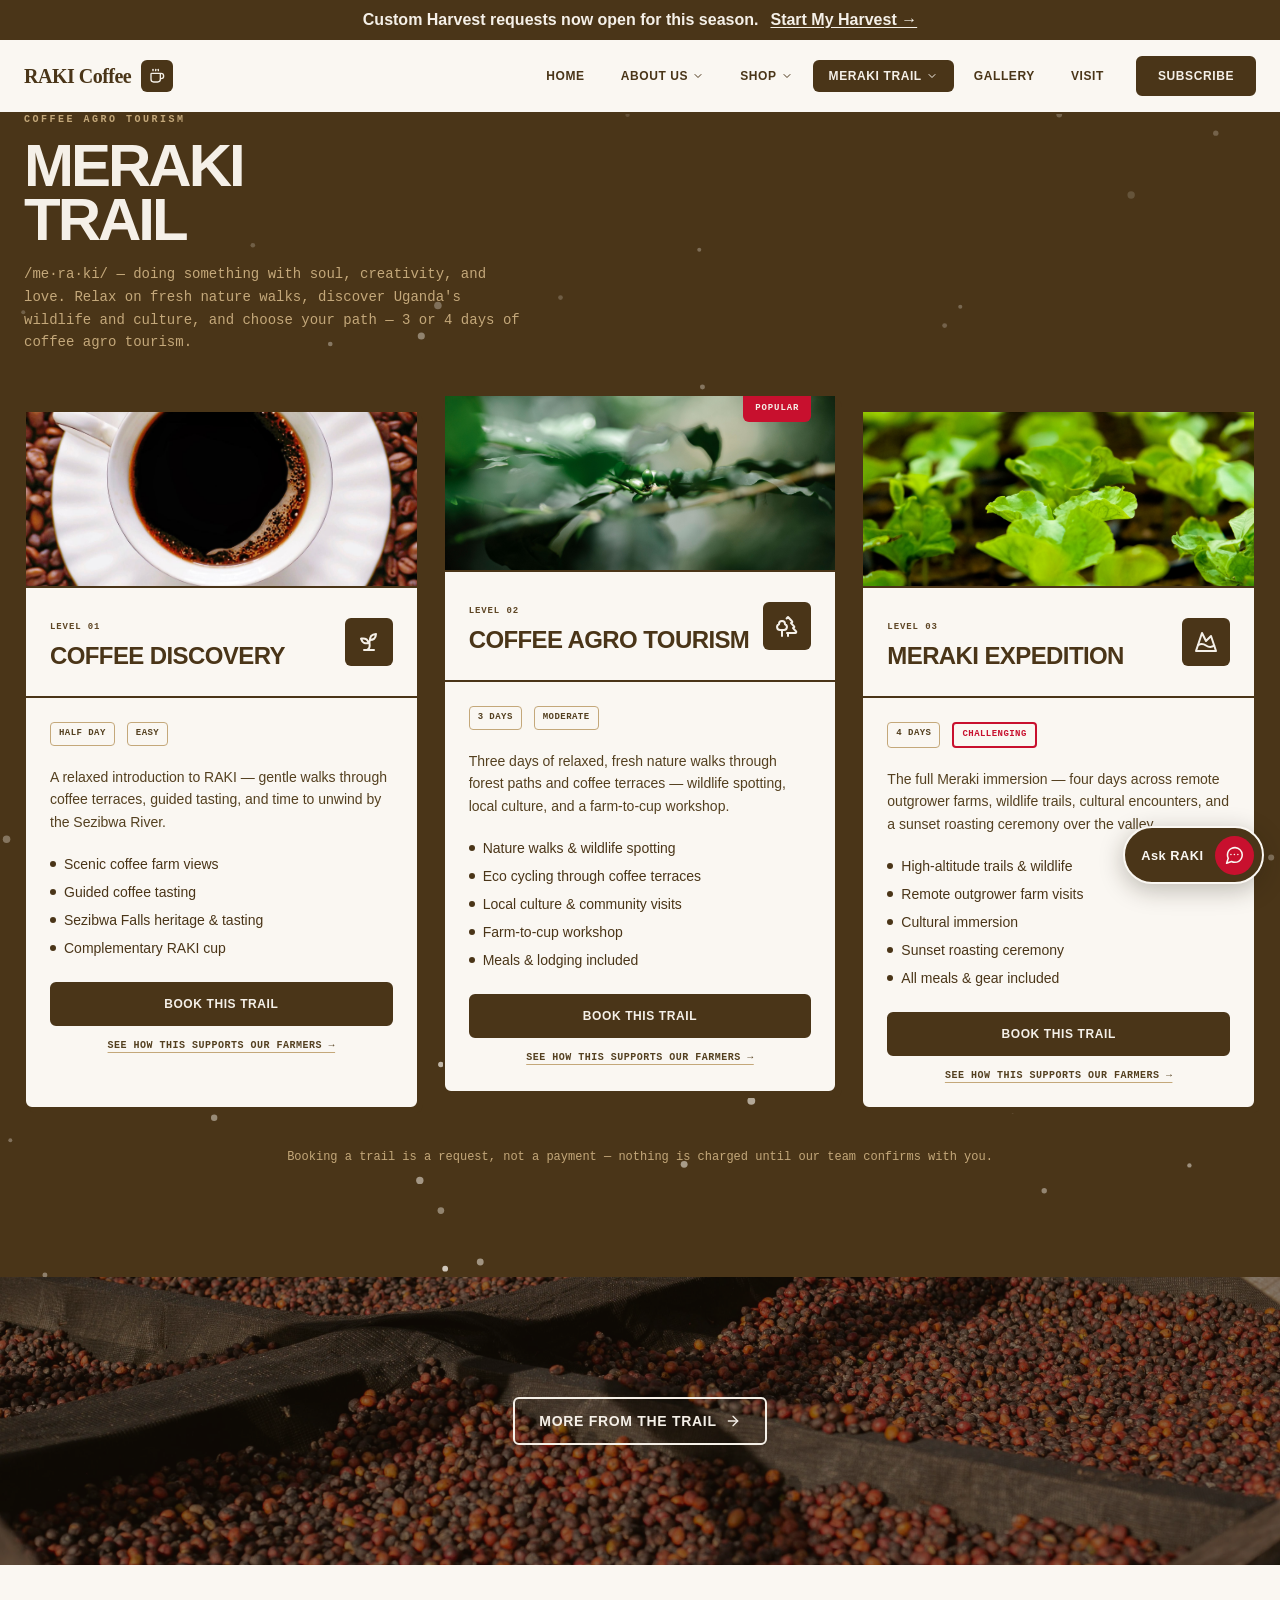
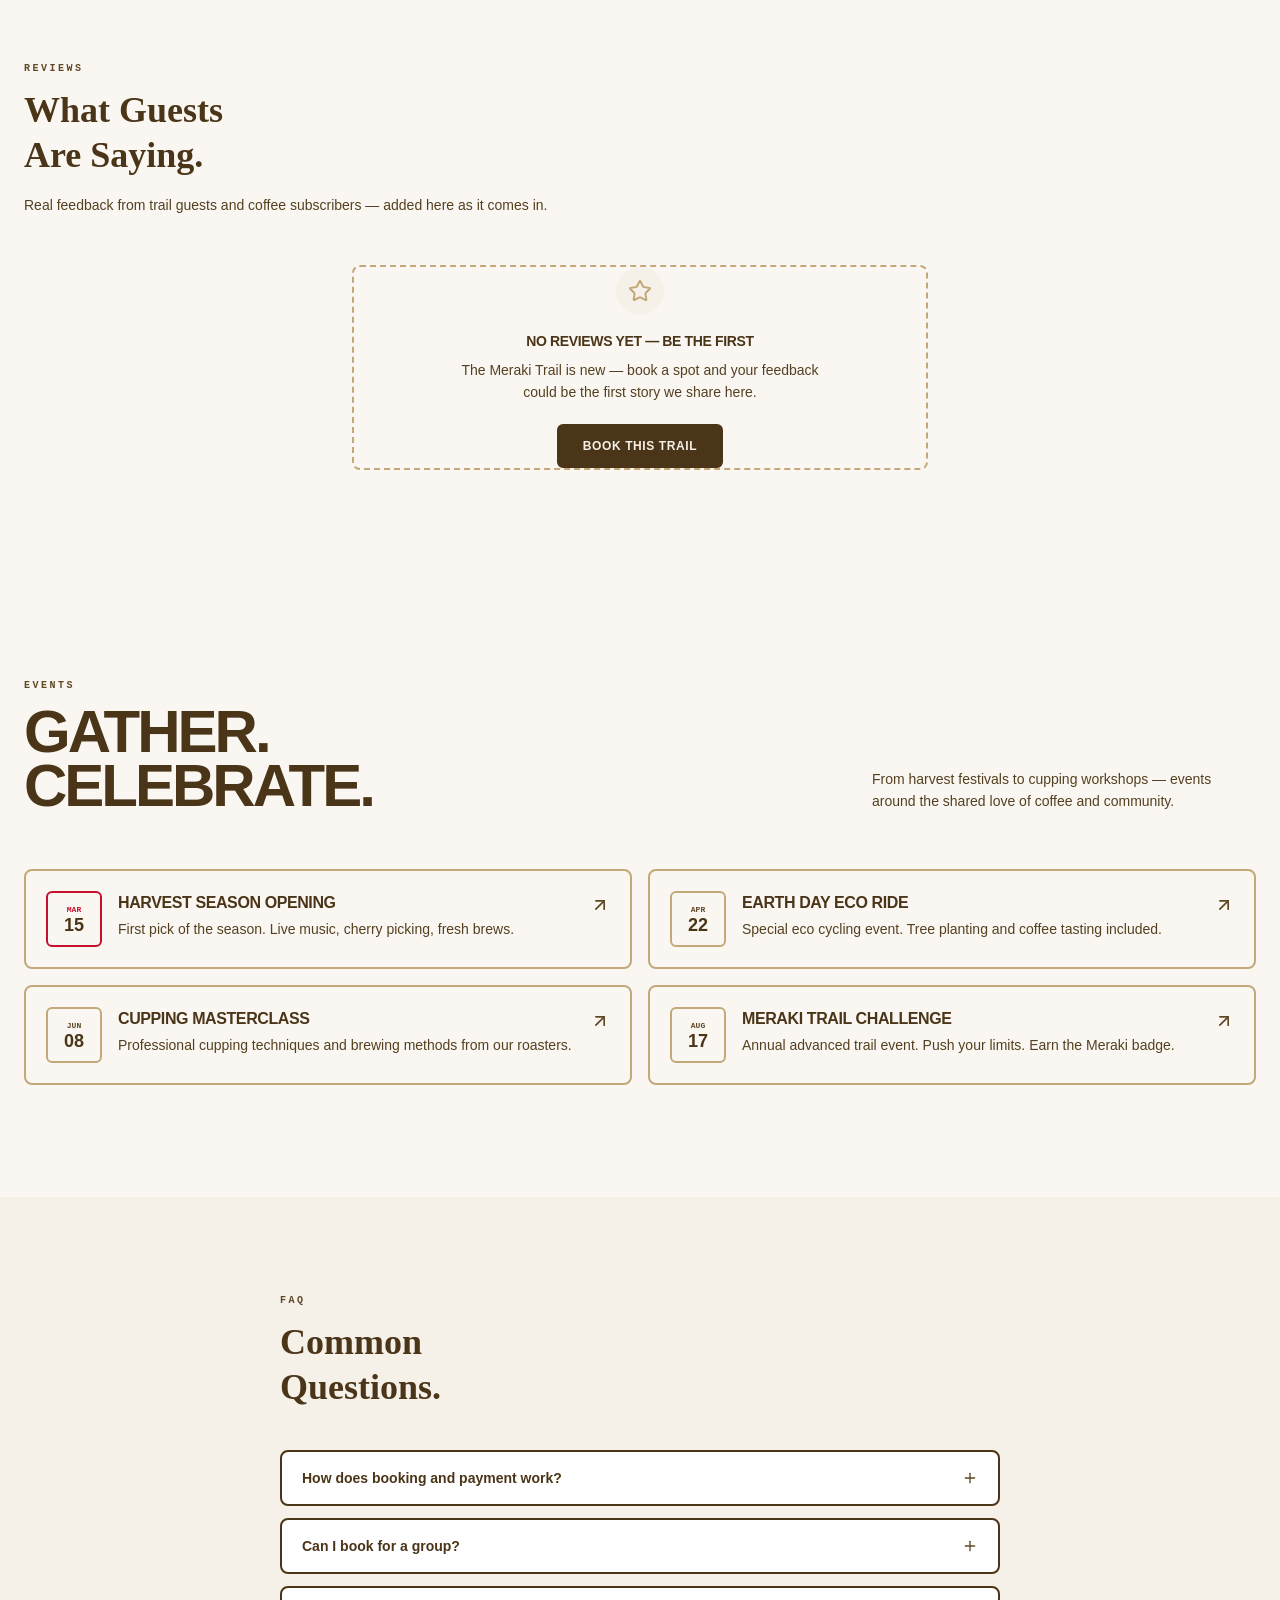
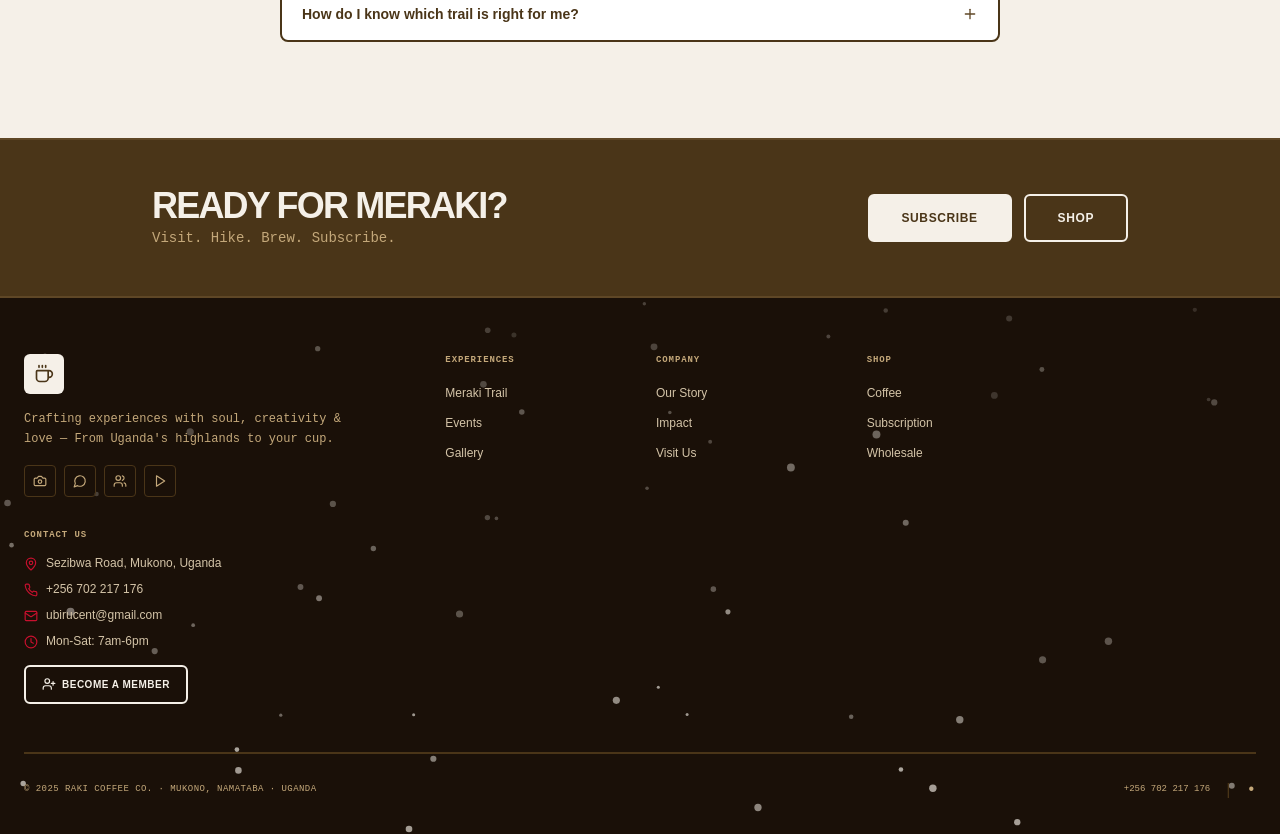
<file: Meraki Trail — Book an Experience — RAKI Coffee Co..html>
<!DOCTYPE html>
<!-- saved from url=(0035)./Meraki%20Trail%20%E2%80%94%20Book%20an%20Experience%20%E2%80%94%20RAKI%20Coffee%20Co..html#reviews -->
<html lang="en" class="scroll-smooth overflow-x-hidden" style="--header-h: 117px;"><head><meta http-equiv="Content-Type" content="text/html; charset=UTF-8">
    
    <meta name="viewport" content="width=device-width, initial-scale=1.0">
    <meta name="csrf-token" content="4722b204cffae035ea14ea6339bcb9c7837bca5b80c71c5cc3071b49255bc951">
    
    
    
    <title>Meraki Trail — Book an Experience — RAKI Coffee Co.</title>
    <meta name="description" content="/me·ra·ki/ — doing something with soul, creativity, and love. Relax on fresh nature walks, discover Uganda's wildlife and culture, and choose your path — 3 or 4 days of coffee agro tourism.">
    <link rel="canonical" href="https://raki.coffee/trail">

    <meta property="og:type" content="website">
    <meta property="og:title" content="Meraki Trail — Book an Experience — RAKI Coffee Co.">
    <meta property="og:description" content="/me·ra·ki/ — doing something with soul, creativity, and love. Relax on fresh nature walks, discover Uganda's wildlife and culture, and choose your path — 3 or 4 days of coffee agro tourism.">
    <meta property="og:url" content="https://raki.coffee/trail">
    
    <meta name="twitter:card" content="summary_large_image">
    <meta name="twitter:title" content="Meraki Trail — Book an Experience — RAKI Coffee Co.">
    <meta name="twitter:description" content="/me·ra·ki/ — doing something with soul, creativity, and love. Relax on fresh nature walks, discover Uganda's wildlife and culture, and choose your path — 3 or 4 days of coffee agro tourism.">
    
    

    <link rel="preconnect" href="https://fonts.googleapis.com/">
    <link rel="preconnect" href="https://fonts.gstatic.com/" crossorigin="">
    <link rel="stylesheet" href="./Meraki Trail — Book an Experience — RAKI Coffee Co._files/tailwind.css">
    <style>
        :root {
            --theme-bark-700: #4A3518;
            --theme-bark-600: #4A3518;
            --theme-bark-400: #5F4726;
            --theme-sand: #F5F0E8;
            --theme-cream: #FAF7F2;
            --theme-color-text-muted: #544020;
            --theme-accent-red: #C8102E;
        }
    </style>
    <link href="./Meraki Trail — Book an Experience — RAKI Coffee Co._files/css2" rel="stylesheet">
    <link rel="stylesheet" href="./Meraki Trail — Book an Experience — RAKI Coffee Co._files/styles.css">
    <link rel="stylesheet" href="./css/chat-widget.css">
    <script type="application/ld+json">
    {
        "@context": "https://schema.org",
        "@type": "LocalBusiness",
        "name": "RAKI Coffee Co.",
        "description": "Uganda's single-origin specialty coffee — impact coffee, ethically sourced, with full farm-to-cup traceability. Shop coffee, book a Meraki Trail experience, or request a Custom Harvest.",
        "url": "https://raki.coffee",
        "telephone": "+256 702 217 176",
        "email": "ubirucent@gmail.com",
        "address": { "@type": "PostalAddress", "streetAddress": "Sezibwa Road, Mukono, Uganda", "addressLocality": "Mukono, Uganda", "addressCountry": "UG" }
    }
    </script>
    
    
    
</head>
<body class="bg-cream text-bark-700 antialiased overflow-x-hidden">
    
    <script>
        window.RAKI_VISITOR_ID = 1;
        window.SITE_WHATSAPP = "256702217176";
    </script>

    <script>
        window.RAKI_VISITOR_ID = 1;
        window.SITE_WHATSAPP = "256702217176";
    </script>
        <!-- NAVIGATION -->
    <a href="#main-content" class="skip-link">Skip to content</a>
    
    <div id="site-header-sticky" class="fixed top-0 left-0 right-0 z-50">
        
<div id="promo-banner" class="bg-bark-700 text-sand">
    <div class="max-w-7xl mx-auto px-6 py-2 flex items-center justify-center gap-3 text-center">
        <span class="text-sm md:text-base font-bold">Custom Harvest requests now open for this season.</span>
        
            <a href="./index.html#custom-harvest" class="promo-arrow-bounce text-sm md:text-base font-bold underline underline-offset-2 whitespace-nowrap hover:no-underline inline-flex items-center gap-1">Start My Harvest →</a>
        
    </div>
</div>


        <nav id="navbar" class="relative bg-cream border-b-2 border-bark-700 nav-scrolled">
            <div class="max-w-7xl mx-auto px-6 py-4 flex justify-between items-center">
                <a href="./index.html" class="flex items-center gap-2.5">
                    
                        <span class="font-display font-bold text-lg md:text-xl tracking-tight text-bark-700 leading-none whitespace-nowrap">RAKI Coffee</span>
                        <div style="height: 32px; width: 32px;" class="bg-bark-700 rounded-md flex items-center justify-center shrink-0">
                            <svg xmlns="http://www.w3.org/2000/svg" width="24" height="24" viewBox="0 0 24 24" fill="none" stroke="currentColor" stroke-width="2" stroke-linecap="round" stroke-linejoin="round" data-lucide="coffee" strokeWidth="1.5" class="lucide lucide-coffee w-4 h-4 text-sand"><path d="M10 2v2"></path><path d="M14 2v2"></path><path d="M16 8a1 1 0 0 1 1 1v8a4 4 0 0 1-4 4H7a4 4 0 0 1-4-4V9a1 1 0 0 1 1-1h14a4 4 0 1 1 0 8h-1"></path><path d="M6 2v2"></path></svg>
                        </div>
                    
                </a>

                <div class="hidden md:flex items-center gap-1">
                    
                        
                        
                        
                        
                            <a href="./index.html" class="nav-link px-4 py-2 text-xs font-bold uppercase tracking-wider rounded-md transition-colors text-bark-600 hover:bg-bark-700 hover:text-sand">Home</a>
                        
                    
                        
                        
                        
                        
                            <div class="nav-dropdown relative">
                                <a href="./About%20Us%20%E2%80%94%20RAKI%20Coffee%20Co..html" class="nav-link nav-dropdown-trigger inline-flex items-center gap-1 px-4 py-2 text-xs font-bold uppercase tracking-wider rounded-md transition-colors text-bark-600 hover:bg-bark-700 hover:text-sand" aria-haspopup="true" aria-expanded="false">
                                    About Us
                                    <svg xmlns="http://www.w3.org/2000/svg" width="24" height="24" viewBox="0 0 24 24" fill="none" stroke="currentColor" stroke-width="2" stroke-linecap="round" stroke-linejoin="round" data-lucide="chevron-down" strokeWidth="1.5" class="lucide lucide-chevron-down w-3 h-3 nav-dropdown-chevron"><path d="m6 9 6 6 6-6"></path></svg>
                                </a>
                                <div class="nav-dropdown-menu">
                                    
                                        <a href="./About%20Us%20%E2%80%94%20RAKI%20Coffee%20Co..html#story" class="nav-dropdown-item">Our Story</a>
                                    
                                        <a href="./About%20Us%20%E2%80%94%20RAKI%20Coffee%20Co..html#profile" class="nav-dropdown-item">About RAKI</a>
                                    
                                        <a href="./About%20Us%20%E2%80%94%20RAKI%20Coffee%20Co..html#board" class="nav-dropdown-item">Board of Directors</a>
                                    
                                        <a href="./About%20Us%20%E2%80%94%20RAKI%20Coffee%20Co..html#community" class="nav-dropdown-item">Community Impact</a>
                                    
                                        <a href="./About%20Us%20%E2%80%94%20RAKI%20Coffee%20Co..html#network" class="nav-dropdown-item">Our Network</a>
                                    
                                </div>
                            </div>
                        
                    
                        
                        
                        
                        
                            <div class="nav-dropdown relative">
                                <a href="./Shop%20%26%20Subscribe%20%E2%80%94%20RAKI%20Coffee%20Co..html" class="nav-link nav-dropdown-trigger inline-flex items-center gap-1 px-4 py-2 text-xs font-bold uppercase tracking-wider rounded-md transition-colors text-bark-600 hover:bg-bark-700 hover:text-sand" aria-haspopup="true" aria-expanded="false">
                                    Shop
                                    <svg xmlns="http://www.w3.org/2000/svg" width="24" height="24" viewBox="0 0 24 24" fill="none" stroke="currentColor" stroke-width="2" stroke-linecap="round" stroke-linejoin="round" data-lucide="chevron-down" strokeWidth="1.5" class="lucide lucide-chevron-down w-3 h-3 nav-dropdown-chevron"><path d="m6 9 6 6 6-6"></path></svg>
                                </a>
                                <div class="nav-dropdown-menu">
                                    
                                        <a href="./Shop%20%26%20Subscribe%20%E2%80%94%20RAKI%20Coffee%20Co..html#buy" class="nav-dropdown-item">Shop</a>
                                    
                                        <a href="./Shop%20%26%20Subscribe%20%E2%80%94%20RAKI%20Coffee%20Co..html#subscribe" class="nav-dropdown-item">Subscribe</a>
                                    
                                </div>
                            </div>
                        
                    
                        
                        
                        
                        
                            <div class="nav-dropdown relative">
                                <a href="./Meraki%20Trail%20%E2%80%94%20Book%20an%20Experience%20%E2%80%94%20RAKI%20Coffee%20Co..html" class="nav-link nav-dropdown-trigger inline-flex items-center gap-1 px-4 py-2 text-xs font-bold uppercase tracking-wider rounded-md transition-colors nav-link-active" aria-haspopup="true" aria-expanded="true">
                                    Meraki Trail
                                    <svg xmlns="http://www.w3.org/2000/svg" width="24" height="24" viewBox="0 0 24 24" fill="none" stroke="currentColor" stroke-width="2" stroke-linecap="round" stroke-linejoin="round" data-lucide="chevron-down" strokeWidth="1.5" class="lucide lucide-chevron-down w-3 h-3 nav-dropdown-chevron"><path d="m6 9 6 6 6-6"></path></svg>
                                </a>
                                <div class="nav-dropdown-menu">
                                    
                                        <a href="./Meraki%20Trail%20%E2%80%94%20Book%20an%20Experience%20%E2%80%94%20RAKI%20Coffee%20Co..html#meraki" class="nav-dropdown-item">Trail Levels</a>
                                    
                                        <a href="./Meraki%20Trail%20%E2%80%94%20Book%20an%20Experience%20%E2%80%94%20RAKI%20Coffee%20Co..html#reviews" class="nav-dropdown-item">Reviews</a>
                                    
                                        <a href="./Meraki%20Trail%20%E2%80%94%20Book%20an%20Experience%20%E2%80%94%20RAKI%20Coffee%20Co..html#events" class="nav-dropdown-item">Events</a>
                                    
                                        <a href="./Meraki%20Trail%20%E2%80%94%20Book%20an%20Experience%20%E2%80%94%20RAKI%20Coffee%20Co..html#faq" class="nav-dropdown-item">FAQ</a>
                                    
                                </div>
                            </div>
                        
                    
                        
                        
                        
                        
                            <a href="./index.html#gallery" class="nav-link px-4 py-2 text-xs font-bold uppercase tracking-wider rounded-md transition-colors text-bark-600 hover:bg-bark-700 hover:text-sand">Gallery</a>
                        
                    
                        
                        
                        
                        
                            <a href="./Visit%20Us%20%E2%80%94%20RAKI%20Coffee%20Co..html" class="nav-link px-4 py-2 text-xs font-bold uppercase tracking-wider rounded-md transition-colors text-bark-600 hover:bg-bark-700 hover:text-sand">Visit</a>
                        
                    
                    
                    
                        <a href="./Shop%20%26%20Subscribe%20%E2%80%94%20RAKI%20Coffee%20Co..html#subscribe" class="ml-3 bg-bark-700 text-sand text-xs font-bold uppercase tracking-wider px-5 py-2.5 hover:bg-bark-800 rounded-md transition-colors border-2 border-bark-700">Subscribe</a>
                    
                </div>

                <button id="mobile-toggle" class="md:hidden w-10 h-10 bg-bark-700 rounded-md flex items-center justify-center" aria-expanded="false" aria-controls="mobile-menu" aria-label="Open menu">
                    <svg xmlns="http://www.w3.org/2000/svg" width="24" height="24" viewBox="0 0 24 24" fill="none" stroke="currentColor" stroke-width="2" stroke-linecap="round" stroke-linejoin="round" data-lucide="menu" strokeWidth="1.5" class="lucide lucide-menu w-5 h-5 text-sand mobile-menu-open-icon"><line x1="4" x2="20" y1="12" y2="12"></line><line x1="4" x2="20" y1="6" y2="6"></line><line x1="4" x2="20" y1="18" y2="18"></line></svg>
                    <svg xmlns="http://www.w3.org/2000/svg" width="24" height="24" viewBox="0 0 24 24" fill="none" stroke="currentColor" stroke-width="2" stroke-linecap="round" stroke-linejoin="round" data-lucide="x" strokeWidth="1.5" class="lucide lucide-x w-5 h-5 text-sand mobile-menu-close-icon hidden"><path d="M18 6 6 18"></path><path d="m6 6 12 12"></path></svg>
                </button>
            </div>

            <div id="mobile-menu" class="hidden md:hidden bg-bark-700 border-t-2 border-bark-800 overflow-y-auto">
                <div class="px-6 py-4 flex flex-col gap-0">
                    
                        
                        
                        
                            <a href="./index.html" class="mobile-link py-3 text-sm font-bold uppercase tracking-wider text-sand border-b border-bark-600">Home</a>
                        
                    
                        
                        
                        
                            <div class="mobile-accordion border-b border-bark-600">
                                <button type="button" class="mobile-accordion-trigger w-full flex items-center justify-between py-3 text-sm font-bold uppercase tracking-wider text-sand" aria-expanded="false">
                                    About Us
                                    <svg xmlns="http://www.w3.org/2000/svg" width="24" height="24" viewBox="0 0 24 24" fill="none" stroke="currentColor" stroke-width="2" stroke-linecap="round" stroke-linejoin="round" data-lucide="chevron-down" strokeWidth="1.5" class="lucide lucide-chevron-down w-4 h-4 mobile-accordion-icon transition-transform"><path d="m6 9 6 6 6-6"></path></svg>
                                </button>
                                <div class="mobile-accordion-panel hidden pb-2">
                                    <a href="./About%20Us%20%E2%80%94%20RAKI%20Coffee%20Co..html" class="mobile-link block py-2 pl-4 text-xs font-mono uppercase tracking-wider text-bark-300">All About Us</a>
                                    
                                        <a href="./About%20Us%20%E2%80%94%20RAKI%20Coffee%20Co..html#story" class="mobile-link block py-2 pl-4 text-xs font-mono uppercase tracking-wider text-bark-300">Our Story</a>
                                    
                                        <a href="./About%20Us%20%E2%80%94%20RAKI%20Coffee%20Co..html#profile" class="mobile-link block py-2 pl-4 text-xs font-mono uppercase tracking-wider text-bark-300">About RAKI</a>
                                    
                                        <a href="./About%20Us%20%E2%80%94%20RAKI%20Coffee%20Co..html#board" class="mobile-link block py-2 pl-4 text-xs font-mono uppercase tracking-wider text-bark-300">Board of Directors</a>
                                    
                                        <a href="./About%20Us%20%E2%80%94%20RAKI%20Coffee%20Co..html#community" class="mobile-link block py-2 pl-4 text-xs font-mono uppercase tracking-wider text-bark-300">Community Impact</a>
                                    
                                        <a href="./About%20Us%20%E2%80%94%20RAKI%20Coffee%20Co..html#network" class="mobile-link block py-2 pl-4 text-xs font-mono uppercase tracking-wider text-bark-300">Our Network</a>
                                    
                                </div>
                            </div>
                        
                    
                        
                        
                        
                            <div class="mobile-accordion border-b border-bark-600">
                                <button type="button" class="mobile-accordion-trigger w-full flex items-center justify-between py-3 text-sm font-bold uppercase tracking-wider text-sand" aria-expanded="false">
                                    Shop
                                    <svg xmlns="http://www.w3.org/2000/svg" width="24" height="24" viewBox="0 0 24 24" fill="none" stroke="currentColor" stroke-width="2" stroke-linecap="round" stroke-linejoin="round" data-lucide="chevron-down" strokeWidth="1.5" class="lucide lucide-chevron-down w-4 h-4 mobile-accordion-icon transition-transform"><path d="m6 9 6 6 6-6"></path></svg>
                                </button>
                                <div class="mobile-accordion-panel hidden pb-2">
                                    <a href="./Shop%20%26%20Subscribe%20%E2%80%94%20RAKI%20Coffee%20Co..html" class="mobile-link block py-2 pl-4 text-xs font-mono uppercase tracking-wider text-bark-300">All Shop</a>
                                    
                                        <a href="./Shop%20%26%20Subscribe%20%E2%80%94%20RAKI%20Coffee%20Co..html#buy" class="mobile-link block py-2 pl-4 text-xs font-mono uppercase tracking-wider text-bark-300">Shop</a>
                                    
                                        <a href="./Shop%20%26%20Subscribe%20%E2%80%94%20RAKI%20Coffee%20Co..html#subscribe" class="mobile-link block py-2 pl-4 text-xs font-mono uppercase tracking-wider text-bark-300">Subscribe</a>
                                    
                                </div>
                            </div>
                        
                    
                        
                        
                        
                            <div class="mobile-accordion border-b border-bark-600">
                                <button type="button" class="mobile-accordion-trigger w-full flex items-center justify-between py-3 text-sm font-bold uppercase tracking-wider text-sand" aria-expanded="false">
                                    Meraki Trail
                                    <svg xmlns="http://www.w3.org/2000/svg" width="24" height="24" viewBox="0 0 24 24" fill="none" stroke="currentColor" stroke-width="2" stroke-linecap="round" stroke-linejoin="round" data-lucide="chevron-down" strokeWidth="1.5" class="lucide lucide-chevron-down w-4 h-4 mobile-accordion-icon transition-transform"><path d="m6 9 6 6 6-6"></path></svg>
                                </button>
                                <div class="mobile-accordion-panel hidden pb-2">
                                    <a href="./Meraki%20Trail%20%E2%80%94%20Book%20an%20Experience%20%E2%80%94%20RAKI%20Coffee%20Co..html" class="mobile-link block py-2 pl-4 text-xs font-mono uppercase tracking-wider text-bark-300">All Meraki Trail</a>
                                    
                                        <a href="./Meraki%20Trail%20%E2%80%94%20Book%20an%20Experience%20%E2%80%94%20RAKI%20Coffee%20Co..html#meraki" class="mobile-link block py-2 pl-4 text-xs font-mono uppercase tracking-wider text-bark-300">Trail Levels</a>
                                    
                                        <a href="./Meraki%20Trail%20%E2%80%94%20Book%20an%20Experience%20%E2%80%94%20RAKI%20Coffee%20Co..html#reviews" class="mobile-link block py-2 pl-4 text-xs font-mono uppercase tracking-wider text-bark-300">Reviews</a>
                                    
                                        <a href="./Meraki%20Trail%20%E2%80%94%20Book%20an%20Experience%20%E2%80%94%20RAKI%20Coffee%20Co..html#events" class="mobile-link block py-2 pl-4 text-xs font-mono uppercase tracking-wider text-bark-300">Events</a>
                                    
                                        <a href="./Meraki%20Trail%20%E2%80%94%20Book%20an%20Experience%20%E2%80%94%20RAKI%20Coffee%20Co..html#faq" class="mobile-link block py-2 pl-4 text-xs font-mono uppercase tracking-wider text-bark-300">FAQ</a>
                                    
                                </div>
                            </div>
                        
                    
                        
                        
                        
                            <a href="./index.html#gallery" class="mobile-link py-3 text-sm font-bold uppercase tracking-wider text-sand border-b border-bark-600">Gallery</a>
                        
                    
                        
                        
                        
                            <a href="./Visit%20Us%20%E2%80%94%20RAKI%20Coffee%20Co..html" class="mobile-link py-3 text-sm font-bold uppercase tracking-wider text-sand border-b border-bark-600">Visit</a>
                        
                    
                        
                        
                        
                            <a href="./Shop%20%26%20Subscribe%20%E2%80%94%20RAKI%20Coffee%20Co..html#subscribe" class="mobile-link py-3 text-sm font-bold uppercase tracking-wider text-sand border-b border-bark-600">Subscribe</a>
                        
                    
                    
                        <a href="./Shop%20%26%20Subscribe%20%E2%80%94%20RAKI%20Coffee%20Co..html#subscribe" class="mt-3 text-center bg-sand text-bark-700 text-sm font-bold uppercase tracking-wider px-6 py-3 rounded-md border-2 border-sand">Subscribe</a>
                    
                </div>
            </div>
        </nav>
    </div>
    <div id="main-content" tabindex="-1"></div>


    <!-- MERAKI TRAIL -->
    
    <section id="meraki" class="relative overflow-hidden pt-32 pb-20 md:pt-40 md:pb-28 bg-bark-700 text-sand" style="padding-top: 117px; opacity: 1; transform: translateY(0px); transition: opacity 0.6s, transform 0.6s;">
        <canvas class="ambient-canvas absolute inset-0 w-full h-full z-0" aria-hidden="true" width="1521" height="1298"></canvas>
        <div class="max-w-7xl mx-auto px-6 relative z-10">
            <div class="mb-14">
                <span class="text-[10px] font-mono font-bold uppercase tracking-[0.25em] text-bark-300 mb-3 block">Coffee Agro Tourism</span>
                <h2 class="text-4xl md:text-6xl font-black tracking-tighter uppercase leading-[0.9]">Meraki<br>Trail</h2>
                <p class="text-sm text-bark-300 max-w-lg mt-4 leading-relaxed font-mono">/me·ra·ki/ — doing something with soul, creativity, and love. Relax on fresh nature walks, discover Uganda's wildlife and culture, and choose your path — 3 or 4 days of coffee agro tourism.</p>
            </div>

            <div class="grid md:grid-cols-3 gap-6">
                
                    <div class="card-hover bg-cream text-bark-700 border-2 border-bark-700 rounded-lg hard-shadow-sm">
                        
                        
                            <div class="h-44 overflow-hidden border-b-2 border-bark-700">
                                <img src="./assets/coffee/pexels-erica-8700714.jpg" alt="Coffee drinks, ground coffee and whole beans arranged together" class="w-full h-full object-cover" loading="lazy" decoding="async">
                            </div>
                        
                        <div class="p-6 border-b-2 border-bark-700 flex items-center justify-between">
                            <div>
                                <span class="text-[9px] font-mono font-bold uppercase tracking-widest text-bark-400">Level 01</span>
                                <h3 class="text-2xl font-black tracking-tight uppercase mt-1">Coffee Discovery</h3>
                            </div>
                            <div class="w-12 h-12 bg-bark-700 rounded-md flex items-center justify-center flex-shrink-0">
                                <svg xmlns="http://www.w3.org/2000/svg" width="24" height="24" viewBox="0 0 24 24" fill="none" stroke="currentColor" stroke-width="2" stroke-linecap="round" stroke-linejoin="round" data-lucide="sprout" strokeWidth="1.5" class="lucide lucide-sprout w-6 h-6 text-sand"><path d="M7 20h10"></path><path d="M10 20c5.5-2.5.8-6.4 3-10"></path><path d="M9.5 9.4c1.1.8 1.8 2.2 2.3 3.7-2 .4-3.5.4-4.8-.3-1.2-.6-2.3-1.9-3-4.2 2.8-.5 4.4 0 5.5.8z"></path><path d="M14.1 6a7 7 0 0 0-1.1 4c1.9-.1 3.3-.6 4.3-1.4 1-1 1.6-2.3 1.7-4.6-2.7.1-4 1-4.9 2z"></path></svg>
                            </div>
                        </div>
                        <div class="p-6">
                            <div class="flex gap-3 mb-5">
                                <span class="text-[9px] font-mono font-bold uppercase tracking-wider text-bark-500 border border-bark-300 px-2 py-1 rounded">Half Day</span>
                                <span class="text-[9px] font-mono font-bold uppercase tracking-wider text-bark-500 border border-bark-300 px-2 py-1 rounded">Easy</span>
                            </div>
                            <p class="text-sm text-bark-500 leading-relaxed mb-5">A relaxed introduction to RAKI — gentle walks through coffee terraces, guided tasting, and time to unwind by the Sezibwa River.</p>
                            <ul class="space-y-2 mb-6">
                                
                                    <li class="flex items-center gap-2 text-sm text-bark-600">
                                        <span class="w-1.5 h-1.5 bg-bark-700 rounded-full flex-shrink-0"></span> Scenic coffee farm views
                                    </li>
                                
                                    <li class="flex items-center gap-2 text-sm text-bark-600">
                                        <span class="w-1.5 h-1.5 bg-bark-700 rounded-full flex-shrink-0"></span> Guided coffee tasting
                                    </li>
                                
                                    <li class="flex items-center gap-2 text-sm text-bark-600">
                                        <span class="w-1.5 h-1.5 bg-bark-700 rounded-full flex-shrink-0"></span> Sezibwa Falls heritage &amp; tasting
                                    </li>
                                
                                    <li class="flex items-center gap-2 text-sm text-bark-600">
                                        <span class="w-1.5 h-1.5 bg-bark-700 rounded-full flex-shrink-0"></span> Complementary RAKI cup
                                    </li>
                                
                            </ul>
                            <button type="button" onclick="openTrailBookingModal('Coffee Discovery')" class="inline-block w-full text-center bg-bark-700 text-sand font-bold text-xs uppercase tracking-wider py-3 rounded-md border-2 border-bark-700 hover:bg-transparent hover:text-bark-700 transition-colors">Book This Trail</button>
                            <a href="./About%20Us%20%E2%80%94%20RAKI%20Coffee%20Co..html#community" class="block text-center mt-3 text-bark-500 text-[10px] font-mono font-bold uppercase tracking-wider underline underline-offset-4 decoration-bark-300 hover:decoration-bark-700 transition-colors">See how this supports our farmers →</a>
                        </div>
                    </div>
                
                    <div class="card-hover bg-cream text-bark-700 border-2 border-bark-700 rounded-lg hard-shadow relative md:-translate-y-4">
                        
                            <div class="absolute -top-0 right-6 bg-accent-red text-sand text-[9px] font-mono font-bold uppercase tracking-widest px-3 py-1.5 rounded-b-md z-10">Popular</div>
                        
                        
                            <div class="h-44 overflow-hidden border-b-2 border-bark-700">
                                <img src="./assets/coffee/Coffee Over 3-4 years, trees are pruned, mulched, and protected from pests using integrated, low-chemical methods..jpg" alt="A hand tending green coffee cherries on a coffee tree" class="w-full h-full object-cover" loading="lazy" decoding="async">
                            </div>
                        
                        <div class="p-6 border-b-2 border-bark-700 flex items-center justify-between">
                            <div>
                                <span class="text-[9px] font-mono font-bold uppercase tracking-widest text-bark-400">Level 02</span>
                                <h3 class="text-2xl font-black tracking-tight uppercase mt-1">Coffee Agro Tourism</h3>
                            </div>
                            <div class="w-12 h-12 bg-bark-700 rounded-md flex items-center justify-center flex-shrink-0">
                                <svg xmlns="http://www.w3.org/2000/svg" width="24" height="24" viewBox="0 0 24 24" fill="none" stroke="currentColor" stroke-width="2" stroke-linecap="round" stroke-linejoin="round" data-lucide="trees" strokeWidth="1.5" class="lucide lucide-trees w-6 h-6 text-sand"><path d="M10 10v.2A3 3 0 0 1 8.9 16H5a3 3 0 0 1-1-5.8V10a3 3 0 0 1 6 0Z"></path><path d="M7 16v6"></path><path d="M13 19v3"></path><path d="M12 19h8.3a1 1 0 0 0 .7-1.7L18 14h.3a1 1 0 0 0 .7-1.7L16 9h.2a1 1 0 0 0 .8-1.7L13 3l-1.4 1.5"></path></svg>
                            </div>
                        </div>
                        <div class="p-6">
                            <div class="flex gap-3 mb-5">
                                <span class="text-[9px] font-mono font-bold uppercase tracking-wider text-bark-500 border border-bark-300 px-2 py-1 rounded">3 Days</span>
                                <span class="text-[9px] font-mono font-bold uppercase tracking-wider text-bark-500 border border-bark-300 px-2 py-1 rounded">Moderate</span>
                            </div>
                            <p class="text-sm text-bark-500 leading-relaxed mb-5">Three days of relaxed, fresh nature walks through forest paths and coffee terraces — wildlife spotting, local culture, and a farm-to-cup workshop.</p>
                            <ul class="space-y-2 mb-6">
                                
                                    <li class="flex items-center gap-2 text-sm text-bark-600">
                                        <span class="w-1.5 h-1.5 bg-bark-700 rounded-full flex-shrink-0"></span> Nature walks &amp; wildlife spotting
                                    </li>
                                
                                    <li class="flex items-center gap-2 text-sm text-bark-600">
                                        <span class="w-1.5 h-1.5 bg-bark-700 rounded-full flex-shrink-0"></span> Eco cycling through coffee terraces
                                    </li>
                                
                                    <li class="flex items-center gap-2 text-sm text-bark-600">
                                        <span class="w-1.5 h-1.5 bg-bark-700 rounded-full flex-shrink-0"></span> Local culture &amp; community visits
                                    </li>
                                
                                    <li class="flex items-center gap-2 text-sm text-bark-600">
                                        <span class="w-1.5 h-1.5 bg-bark-700 rounded-full flex-shrink-0"></span> Farm-to-cup workshop
                                    </li>
                                
                                    <li class="flex items-center gap-2 text-sm text-bark-600">
                                        <span class="w-1.5 h-1.5 bg-bark-700 rounded-full flex-shrink-0"></span> Meals &amp; lodging included
                                    </li>
                                
                            </ul>
                            <button type="button" onclick="openTrailBookingModal('Coffee Agro Tourism')" class="inline-block w-full text-center bg-bark-700 text-sand font-bold text-xs uppercase tracking-wider py-3 rounded-md border-2 border-bark-700 hover:bg-transparent hover:text-bark-700 transition-colors">Book This Trail</button>
                            <a href="./About%20Us%20%E2%80%94%20RAKI%20Coffee%20Co..html#community" class="block text-center mt-3 text-bark-500 text-[10px] font-mono font-bold uppercase tracking-wider underline underline-offset-4 decoration-bark-300 hover:decoration-bark-700 transition-colors">See how this supports our farmers →</a>
                        </div>
                    </div>
                
                    <div class="card-hover bg-cream text-bark-700 border-2 border-bark-700 rounded-lg hard-shadow-sm">
                        
                        
                            <div class="h-44 overflow-hidden border-b-2 border-bark-700">
                                <img src="./assets/coffee/Young trees are transplanted into the terraces and shade-grown alongside native trees for the right microclimate..jpg" alt="Young coffee plants growing among green foliage" class="w-full h-full object-cover" loading="lazy" decoding="async">
                            </div>
                        
                        <div class="p-6 border-b-2 border-bark-700 flex items-center justify-between">
                            <div>
                                <span class="text-[9px] font-mono font-bold uppercase tracking-widest text-bark-400">Level 03</span>
                                <h3 class="text-2xl font-black tracking-tight uppercase mt-1">Meraki Expedition</h3>
                            </div>
                            <div class="w-12 h-12 bg-bark-700 rounded-md flex items-center justify-center flex-shrink-0">
                                <svg xmlns="http://www.w3.org/2000/svg" width="24" height="24" viewBox="0 0 24 24" fill="none" stroke="currentColor" stroke-width="2" stroke-linecap="round" stroke-linejoin="round" data-lucide="mountain-snow" strokeWidth="1.5" class="lucide lucide-mountain-snow w-6 h-6 text-sand"><path d="m8 3 4 8 5-5 5 15H2L8 3z"></path><path d="M4.14 15.08c2.62-1.57 5.24-1.43 7.86.42 2.74 1.94 5.49 2 8.23.19"></path></svg>
                            </div>
                        </div>
                        <div class="p-6">
                            <div class="flex gap-3 mb-5">
                                <span class="text-[9px] font-mono font-bold uppercase tracking-wider text-bark-500 border border-bark-300 px-2 py-1 rounded">4 Days</span>
                                <span class="text-[9px] font-mono font-bold uppercase tracking-wider text-accent-red border-2 border-accent-red font-black px-2 py-1 rounded">Challenging</span>
                            </div>
                            <p class="text-sm text-bark-500 leading-relaxed mb-5">The full Meraki immersion — four days across remote outgrower farms, wildlife trails, cultural encounters, and a sunset roasting ceremony over the valley.</p>
                            <ul class="space-y-2 mb-6">
                                
                                    <li class="flex items-center gap-2 text-sm text-bark-600">
                                        <span class="w-1.5 h-1.5 bg-bark-700 rounded-full flex-shrink-0"></span> High-altitude trails &amp; wildlife
                                    </li>
                                
                                    <li class="flex items-center gap-2 text-sm text-bark-600">
                                        <span class="w-1.5 h-1.5 bg-bark-700 rounded-full flex-shrink-0"></span> Remote outgrower farm visits
                                    </li>
                                
                                    <li class="flex items-center gap-2 text-sm text-bark-600">
                                        <span class="w-1.5 h-1.5 bg-bark-700 rounded-full flex-shrink-0"></span> Cultural immersion
                                    </li>
                                
                                    <li class="flex items-center gap-2 text-sm text-bark-600">
                                        <span class="w-1.5 h-1.5 bg-bark-700 rounded-full flex-shrink-0"></span> Sunset roasting ceremony
                                    </li>
                                
                                    <li class="flex items-center gap-2 text-sm text-bark-600">
                                        <span class="w-1.5 h-1.5 bg-bark-700 rounded-full flex-shrink-0"></span> All meals &amp; gear included
                                    </li>
                                
                            </ul>
                            <button type="button" onclick="openTrailBookingModal('Meraki Expedition')" class="inline-block w-full text-center bg-bark-700 text-sand font-bold text-xs uppercase tracking-wider py-3 rounded-md border-2 border-bark-700 hover:bg-transparent hover:text-bark-700 transition-colors">Book This Trail</button>
                            <a href="./About%20Us%20%E2%80%94%20RAKI%20Coffee%20Co..html#community" class="block text-center mt-3 text-bark-500 text-[10px] font-mono font-bold uppercase tracking-wider underline underline-offset-4 decoration-bark-300 hover:decoration-bark-700 transition-colors">See how this supports our farmers →</a>
                        </div>
                    </div>
                
            </div>
            <p class="text-xs text-bark-300 font-mono text-center mt-10">Booking a trail is a request, not a payment — nothing is charged until our team confirms with you.</p>
        </div>
    </section>
    

    <!-- GALLERY TEASER -->
    
    <a href="./index.html#gallery" class="relative block h-56 md:h-72 overflow-hidden group">
        <img src="./assets/coffee/Cherries are pulped, fermented, washed, and dried on raised beds — the step that shapes most of the final flavor..jpg" alt="Coffee cherries drying on raised beds" class="w-full h-full object-cover group-hover:scale-105 transition-transform duration-500" loading="lazy" decoding="async">
        <div class="absolute inset-0 bg-bark-900/50 group-hover:bg-bark-900/60 transition-colors flex items-center justify-center">
            <span class="inline-flex items-center gap-2 text-sand font-bold text-sm uppercase tracking-wider border-2 border-sand px-6 py-3 rounded-md">
                More From the Trail <svg xmlns="http://www.w3.org/2000/svg" width="24" height="24" viewBox="0 0 24 24" fill="none" stroke="currentColor" stroke-width="2" stroke-linecap="round" stroke-linejoin="round" data-lucide="arrow-right" strokeWidth="1.5" class="lucide lucide-arrow-right w-4 h-4"><path d="M5 12h14"></path><path d="m12 5 7 7-7 7"></path></svg>
            </span>
        </div>
    </a>
    

    <!-- REVIEWS -->
    
    <section id="reviews" class="py-16 md:py-24 bg-cream" style="opacity: 1; transform: translateY(0px); transition: opacity 0.6s, transform 0.6s;">
        <div class="max-w-7xl mx-auto px-6">
            <div class="mb-12 max-w-2xl">
                <span class="text-[10px] font-mono font-bold uppercase tracking-[0.25em] text-bark-400 mb-3 block">Reviews</span>
                <h2 class="font-display text-3xl md:text-4xl font-bold text-bark-700 leading-tight mb-4">What Guests<br>Are Saying.</h2>
                <p class="text-sm text-bark-500 leading-relaxed">Real feedback from trail guests and coffee subscribers — added here as it comes in.</p>
            </div>
            
                <div class="border-2 border-dashed border-bark-300 rounded-lg p-10 flex flex-col items-center text-center max-w-xl mx-auto">
                    <div class="w-12 h-12 bg-bark-50 rounded-full flex items-center justify-center mb-4">
                        <svg xmlns="http://www.w3.org/2000/svg" width="24" height="24" viewBox="0 0 24 24" fill="none" stroke="currentColor" stroke-width="2" stroke-linecap="round" stroke-linejoin="round" data-lucide="star" strokeWidth="1.5" class="lucide lucide-star w-6 h-6 text-bark-300"><path d="M11.525 2.295a.53.53 0 0 1 .95 0l2.31 4.679a2.123 2.123 0 0 0 1.595 1.16l5.166.756a.53.53 0 0 1 .294.904l-3.736 3.638a2.123 2.123 0 0 0-.611 1.878l.882 5.14a.53.53 0 0 1-.771.56l-4.618-2.428a2.122 2.122 0 0 0-1.973 0L6.396 21.01a.53.53 0 0 1-.77-.56l.881-5.139a2.122 2.122 0 0 0-.611-1.879L2.16 9.795a.53.53 0 0 1 .294-.906l5.165-.755a2.122 2.122 0 0 0 1.597-1.16z"></path></svg>
                    </div>
                    <p class="text-sm font-black uppercase tracking-tight text-bark-700">No Reviews Yet — Be the First</p>
                    <p class="text-sm text-bark-500 leading-relaxed mt-2 max-w-sm">The Meraki Trail is new — book a spot and your feedback could be the first story we share here.</p>
                    <button type="button" onclick="openTrailBookingModal()" class="mt-5 inline-block bg-bark-700 text-sand font-bold text-xs uppercase tracking-wider px-6 py-3 rounded-md border-2 border-bark-700 hover:bg-transparent hover:text-bark-700 transition-colors">Book This Trail</button>
                </div>
            
        </div>
    </section>
    

    <!-- EVENTS -->
    
    <section id="events" class="py-20 md:py-28 bg-cream text-bark-700" style="opacity: 1; transform: translateY(0px); transition: opacity 0.6s, transform 0.6s;">
        <div class="max-w-7xl mx-auto px-6">
            <div class="flex flex-col md:flex-row md:items-end md:justify-between gap-4 mb-14">
                <div>
                    <span class="text-[10px] font-mono font-bold uppercase tracking-[0.25em] text-bark-400 mb-3 block">Events</span>
                    <h2 class="text-4xl md:text-6xl font-black tracking-tighter uppercase leading-[0.9]">Gather.<br>Celebrate.</h2>
                </div>
                <p class="text-sm text-bark-500 max-w-sm leading-relaxed">From harvest festivals to cupping workshops — events around the shared love of coffee and community.</p>
            </div>

            <div class="grid md:grid-cols-2 gap-4">
                
                    <button type="button" onclick="openTrailBookingModal('Harvest Season Opening', true)" class="group w-full text-left border-2 border-bark-300 rounded-lg hover:border-bark-700 p-5 flex items-start gap-4 cursor-pointer transition-colors">
                        <div class="flex-shrink-0 w-14 h-14 border-2 border-accent-red rounded-md flex flex-col items-center justify-center transition-colors">
                            <span class="text-[8px] font-mono font-bold uppercase text-accent-red transition-colors">MAR</span>
                            <span class="text-lg font-black leading-none text-bark-700">15</span>
                        </div>
                        <div class="flex-1">
                            <h4 class="font-bold uppercase tracking-tight text-bark-700 mb-1">Harvest Season Opening</h4>
                            <p class="text-sm text-bark-500">First pick of the season. Live music, cherry picking, fresh brews.</p>
                        </div>
                        <svg xmlns="http://www.w3.org/2000/svg" width="24" height="24" viewBox="0 0 24 24" fill="none" stroke="currentColor" stroke-width="2" stroke-linecap="round" stroke-linejoin="round" data-lucide="arrow-up-right" strokeWidth="1.5" class="lucide lucide-arrow-up-right w-5 h-5 text-bark-400 group-hover:text-bark-700 transition-colors flex-shrink-0 mt-1"><path d="M7 7h10v10"></path><path d="M7 17 17 7"></path></svg>
                    </button>
                
                    <button type="button" onclick="openTrailBookingModal('Earth Day Eco Ride', true)" class="group w-full text-left border-2 border-bark-300 rounded-lg hover:border-bark-700 p-5 flex items-start gap-4 cursor-pointer transition-colors">
                        <div class="flex-shrink-0 w-14 h-14 border-2 border-bark-300 group-hover:border-bark-700 rounded-md flex flex-col items-center justify-center transition-colors">
                            <span class="text-[8px] font-mono font-bold uppercase text-bark-400 group-hover:text-bark-700 transition-colors">APR</span>
                            <span class="text-lg font-black leading-none text-bark-700">22</span>
                        </div>
                        <div class="flex-1">
                            <h4 class="font-bold uppercase tracking-tight text-bark-700 mb-1">Earth Day Eco Ride</h4>
                            <p class="text-sm text-bark-500">Special eco cycling event. Tree planting and coffee tasting included.</p>
                        </div>
                        <svg xmlns="http://www.w3.org/2000/svg" width="24" height="24" viewBox="0 0 24 24" fill="none" stroke="currentColor" stroke-width="2" stroke-linecap="round" stroke-linejoin="round" data-lucide="arrow-up-right" strokeWidth="1.5" class="lucide lucide-arrow-up-right w-5 h-5 text-bark-400 group-hover:text-bark-700 transition-colors flex-shrink-0 mt-1"><path d="M7 7h10v10"></path><path d="M7 17 17 7"></path></svg>
                    </button>
                
                    <button type="button" onclick="openTrailBookingModal('Cupping Masterclass', true)" class="group w-full text-left border-2 border-bark-300 rounded-lg hover:border-bark-700 p-5 flex items-start gap-4 cursor-pointer transition-colors">
                        <div class="flex-shrink-0 w-14 h-14 border-2 border-bark-300 group-hover:border-bark-700 rounded-md flex flex-col items-center justify-center transition-colors">
                            <span class="text-[8px] font-mono font-bold uppercase text-bark-400 group-hover:text-bark-700 transition-colors">JUN</span>
                            <span class="text-lg font-black leading-none text-bark-700">08</span>
                        </div>
                        <div class="flex-1">
                            <h4 class="font-bold uppercase tracking-tight text-bark-700 mb-1">Cupping Masterclass</h4>
                            <p class="text-sm text-bark-500">Professional cupping techniques and brewing methods from our roasters.</p>
                        </div>
                        <svg xmlns="http://www.w3.org/2000/svg" width="24" height="24" viewBox="0 0 24 24" fill="none" stroke="currentColor" stroke-width="2" stroke-linecap="round" stroke-linejoin="round" data-lucide="arrow-up-right" strokeWidth="1.5" class="lucide lucide-arrow-up-right w-5 h-5 text-bark-400 group-hover:text-bark-700 transition-colors flex-shrink-0 mt-1"><path d="M7 7h10v10"></path><path d="M7 17 17 7"></path></svg>
                    </button>
                
                    <button type="button" onclick="openTrailBookingModal('Meraki Trail Challenge', true)" class="group w-full text-left border-2 border-bark-300 rounded-lg hover:border-bark-700 p-5 flex items-start gap-4 cursor-pointer transition-colors">
                        <div class="flex-shrink-0 w-14 h-14 border-2 border-bark-300 group-hover:border-bark-700 rounded-md flex flex-col items-center justify-center transition-colors">
                            <span class="text-[8px] font-mono font-bold uppercase text-bark-400 group-hover:text-bark-700 transition-colors">AUG</span>
                            <span class="text-lg font-black leading-none text-bark-700">17</span>
                        </div>
                        <div class="flex-1">
                            <h4 class="font-bold uppercase tracking-tight text-bark-700 mb-1">Meraki Trail Challenge</h4>
                            <p class="text-sm text-bark-500">Annual advanced trail event. Push your limits. Earn the Meraki badge.</p>
                        </div>
                        <svg xmlns="http://www.w3.org/2000/svg" width="24" height="24" viewBox="0 0 24 24" fill="none" stroke="currentColor" stroke-width="2" stroke-linecap="round" stroke-linejoin="round" data-lucide="arrow-up-right" strokeWidth="1.5" class="lucide lucide-arrow-up-right w-5 h-5 text-bark-400 group-hover:text-bark-700 transition-colors flex-shrink-0 mt-1"><path d="M7 7h10v10"></path><path d="M7 17 17 7"></path></svg>
                    </button>
                
            </div>
        </div>
    </section>
    

    <!-- FAQ -->
    <section id="faq" class="py-16 md:py-24 bg-sand" style="opacity: 1; transform: translateY(0px); transition: opacity 0.6s, transform 0.6s;">
        <div class="max-w-3xl mx-auto px-6">
            <div class="mb-10">
                <span class="text-[10px] font-mono font-bold uppercase tracking-[0.25em] text-bark-400 mb-3 block">FAQ</span>
                <h2 class="font-display text-3xl md:text-4xl font-bold text-bark-700 leading-tight">Common<br>Questions.</h2>
            </div>
            <div class="space-y-3">
                
                    
                        <details class="group bg-white border-2 border-bark-700 rounded-lg overflow-hidden">
                            <summary class="cursor-pointer list-none px-5 py-4 flex items-center justify-between gap-4 font-bold text-sm text-bark-700">
                                How does booking and payment work?
                                <svg xmlns="http://www.w3.org/2000/svg" width="24" height="24" viewBox="0 0 24 24" fill="none" stroke="currentColor" stroke-width="2" stroke-linecap="round" stroke-linejoin="round" data-lucide="plus" strokeWidth="1.5" class="lucide lucide-plus w-4 h-4 text-bark-400 flex-shrink-0 group-open:hidden"><path d="M5 12h14"></path><path d="M12 5v14"></path></svg>
                                <svg xmlns="http://www.w3.org/2000/svg" width="24" height="24" viewBox="0 0 24 24" fill="none" stroke="currentColor" stroke-width="2" stroke-linecap="round" stroke-linejoin="round" data-lucide="minus" strokeWidth="1.5" class="lucide lucide-minus w-4 h-4 text-bark-400 flex-shrink-0 hidden group-open:block"><path d="M5 12h14"></path></svg>
                            </summary>
                            <p class="px-5 pb-4 text-sm text-bark-500 leading-relaxed">There's no automatic charge when you submit a request. Our team contacts you within 24 hours to confirm details, then arranges payment directly with you — by Mobile Money (MTN/Airtel), bank transfer, or cash.</p>
                        </details>
                    
                
                    
                        <details class="group bg-white border-2 border-bark-700 rounded-lg overflow-hidden">
                            <summary class="cursor-pointer list-none px-5 py-4 flex items-center justify-between gap-4 font-bold text-sm text-bark-700">
                                Can I book for a group?
                                <svg xmlns="http://www.w3.org/2000/svg" width="24" height="24" viewBox="0 0 24 24" fill="none" stroke="currentColor" stroke-width="2" stroke-linecap="round" stroke-linejoin="round" data-lucide="plus" strokeWidth="1.5" class="lucide lucide-plus w-4 h-4 text-bark-400 flex-shrink-0 group-open:hidden"><path d="M5 12h14"></path><path d="M12 5v14"></path></svg>
                                <svg xmlns="http://www.w3.org/2000/svg" width="24" height="24" viewBox="0 0 24 24" fill="none" stroke="currentColor" stroke-width="2" stroke-linecap="round" stroke-linejoin="round" data-lucide="minus" strokeWidth="1.5" class="lucide lucide-minus w-4 h-4 text-bark-400 flex-shrink-0 hidden group-open:block"><path d="M5 12h14"></path></svg>
                            </summary>
                            <p class="px-5 pb-4 text-sm text-bark-500 leading-relaxed">Yes — just include your party size in the booking form. We'll confirm group details when we reach out.</p>
                        </details>
                    
                
                    
                        <details class="group bg-white border-2 border-bark-700 rounded-lg overflow-hidden">
                            <summary class="cursor-pointer list-none px-5 py-4 flex items-center justify-between gap-4 font-bold text-sm text-bark-700">
                                How do I know which trail is right for me?
                                <svg xmlns="http://www.w3.org/2000/svg" width="24" height="24" viewBox="0 0 24 24" fill="none" stroke="currentColor" stroke-width="2" stroke-linecap="round" stroke-linejoin="round" data-lucide="plus" strokeWidth="1.5" class="lucide lucide-plus w-4 h-4 text-bark-400 flex-shrink-0 group-open:hidden"><path d="M5 12h14"></path><path d="M12 5v14"></path></svg>
                                <svg xmlns="http://www.w3.org/2000/svg" width="24" height="24" viewBox="0 0 24 24" fill="none" stroke="currentColor" stroke-width="2" stroke-linecap="round" stroke-linejoin="round" data-lucide="minus" strokeWidth="1.5" class="lucide lucide-minus w-4 h-4 text-bark-400 flex-shrink-0 hidden group-open:block"><path d="M5 12h14"></path></svg>
                            </summary>
                            <p class="px-5 pb-4 text-sm text-bark-500 leading-relaxed">It depends on time and effort: Coffee Discovery is an easy half-day introduction, Coffee Agro Tourism is a moderate 3-day journey, and the Meraki Expedition is a challenging 4-day immersion. Each level's card lists exactly what's included.</p>
                        </details>
                    
                
            </div>
        </div>
    </section>

        <!-- CTA STRIP -->
    
<section class="py-12 bg-bark-700 border-y-2 border-bark-400" style="opacity: 1; transform: translateY(0px); transition: opacity 0.6s, transform 0.6s;">
        <div class="max-w-5xl mx-auto px-6 flex flex-col md:flex-row items-center justify-between gap-6">
            <div>
                <h2 class="text-3xl md:text-4xl font-black tracking-tighter uppercase text-sand leading-none">Ready for Meraki?</h2>
                <p class="text-sm text-bark-300 mt-1 font-mono">Visit. Hike. Brew. Subscribe.</p>
            </div>
            <div class="flex gap-3">
                <a href="./Shop%20%26%20Subscribe%20%E2%80%94%20RAKI%20Coffee%20Co..html#subscribe" onclick="trackEvent('cta_click', { source: 'footer_strip', target: '/shop#subscribe' })" class="bg-sand text-bark-700 font-bold text-xs uppercase tracking-wider px-8 py-3.5 rounded-md border-2 border-sand hover:bg-transparent hover:text-sand transition-colors">Subscribe</a>
                <a href="./Shop%20%26%20Subscribe%20%E2%80%94%20RAKI%20Coffee%20Co..html#buy" onclick="trackEvent('cta_click', { source: 'footer_strip', target: '/shop#buy' })" class="bg-transparent text-sand font-bold text-xs uppercase tracking-wider px-8 py-3.5 rounded-md border-2 border-sand hover:bg-sand hover:text-bark-700 transition-colors">Shop</a>
            </div>
        </div>
    </section>
    

    <!-- FOOTER -->
    <footer class="relative overflow-hidden bg-bark-900 text-bark-300 pt-14 pb-8">
        <canvas class="ambient-canvas absolute inset-0 w-full h-full z-0" aria-hidden="true" width="1521" height="534"></canvas>
        <div class="max-w-7xl mx-auto px-6 relative z-10">
            <div class="grid grid-cols-2 md:grid-cols-6 gap-8 mb-12">
                <div class="col-span-2">
                    <div class="flex items-center gap-3 mb-4">
                        
                            <div style="height: 40px; width: 40px;" class="bg-sand rounded-md flex items-center justify-center">
                                <svg xmlns="http://www.w3.org/2000/svg" width="24" height="24" viewBox="0 0 24 24" fill="none" stroke="currentColor" stroke-width="2" stroke-linecap="round" stroke-linejoin="round" data-lucide="coffee" strokeWidth="1.5" class="lucide lucide-coffee w-5 h-5 text-bark-700"><path d="M10 2v2"></path><path d="M14 2v2"></path><path d="M16 8a1 1 0 0 1 1 1v8a4 4 0 0 1-4 4H7a4 4 0 0 1-4-4V9a1 1 0 0 1 1-1h14a4 4 0 1 1 0 8h-1"></path><path d="M6 2v2"></path></svg>
                            </div>
                        
                    </div>
                    <p class="text-xs text-bark-300 leading-relaxed mb-4 max-w-xs font-mono">Crafting experiences with soul, creativity &amp; love — From Uganda's highlands to your cup.</p>
                    <div class="flex gap-2">
                        <a href="./Meraki%20Trail%20%E2%80%94%20Book%20an%20Experience%20%E2%80%94%20RAKI%20Coffee%20Co..html#" class="w-8 h-8 border border-bark-600 rounded flex items-center justify-center hover:bg-sand hover:text-bark-700 hover:border-sand transition-colors"><svg xmlns="http://www.w3.org/2000/svg" width="24" height="24" viewBox="0 0 24 24" fill="none" stroke="currentColor" stroke-width="2" stroke-linecap="round" stroke-linejoin="round" data-lucide="camera" strokeWidth="1.5" class="lucide lucide-camera w-3.5 h-3.5"><path d="M14.5 4h-5L7 7H4a2 2 0 0 0-2 2v9a2 2 0 0 0 2 2h16a2 2 0 0 0 2-2V9a2 2 0 0 0-2-2h-3l-2.5-3z"></path><circle cx="12" cy="13" r="3"></circle></svg></a>
                        <a href="./Meraki%20Trail%20%E2%80%94%20Book%20an%20Experience%20%E2%80%94%20RAKI%20Coffee%20Co..html#" class="w-8 h-8 border border-bark-600 rounded flex items-center justify-center hover:bg-sand hover:text-bark-700 hover:border-sand transition-colors"><svg xmlns="http://www.w3.org/2000/svg" width="24" height="24" viewBox="0 0 24 24" fill="none" stroke="currentColor" stroke-width="2" stroke-linecap="round" stroke-linejoin="round" data-lucide="message-circle" strokeWidth="1.5" class="lucide lucide-message-circle w-3.5 h-3.5"><path d="M7.9 20A9 9 0 1 0 4 16.1L2 22Z"></path></svg></a>
                        <a href="./Meraki%20Trail%20%E2%80%94%20Book%20an%20Experience%20%E2%80%94%20RAKI%20Coffee%20Co..html#" class="w-8 h-8 border border-bark-600 rounded flex items-center justify-center hover:bg-sand hover:text-bark-700 hover:border-sand transition-colors"><svg xmlns="http://www.w3.org/2000/svg" width="24" height="24" viewBox="0 0 24 24" fill="none" stroke="currentColor" stroke-width="2" stroke-linecap="round" stroke-linejoin="round" data-lucide="users" strokeWidth="1.5" class="lucide lucide-users w-3.5 h-3.5"><path d="M16 21v-2a4 4 0 0 0-4-4H6a4 4 0 0 0-4 4v2"></path><circle cx="9" cy="7" r="4"></circle><path d="M22 21v-2a4 4 0 0 0-3-3.87"></path><path d="M16 3.13a4 4 0 0 1 0 7.75"></path></svg></a>
                        <a href="./Meraki%20Trail%20%E2%80%94%20Book%20an%20Experience%20%E2%80%94%20RAKI%20Coffee%20Co..html#" class="w-8 h-8 border border-bark-600 rounded flex items-center justify-center hover:bg-sand hover:text-bark-700 hover:border-sand transition-colors"><svg xmlns="http://www.w3.org/2000/svg" width="24" height="24" viewBox="0 0 24 24" fill="none" stroke="currentColor" stroke-width="2" stroke-linecap="round" stroke-linejoin="round" data-lucide="play" strokeWidth="1.5" class="lucide lucide-play w-3.5 h-3.5"><polygon points="6 3 20 12 6 21 6 3"></polygon></svg></a>
                    </div>
                </div>

                
                    <div>
                        <h4 class="text-[9px] font-mono font-bold uppercase tracking-widest text-bark-300 mb-3">Experiences</h4>
                        <ul class="space-y-1.5">
                            
                                <li><a href="./Meraki%20Trail%20%E2%80%94%20Book%20an%20Experience%20%E2%80%94%20RAKI%20Coffee%20Co..html" class="text-xs text-bark-200 hover:text-sand transition-colors">Meraki Trail</a></li>
                            
                                <li><a href="./Meraki%20Trail%20%E2%80%94%20Book%20an%20Experience%20%E2%80%94%20RAKI%20Coffee%20Co..html#events" class="text-xs text-bark-200 hover:text-sand transition-colors">Events</a></li>
                            
                                <li><a href="./index.html#gallery" class="text-xs text-bark-200 hover:text-sand transition-colors">Gallery</a></li>
                            
                        </ul>
                    </div>
                
                    <div>
                        <h4 class="text-[9px] font-mono font-bold uppercase tracking-widest text-bark-300 mb-3">Company</h4>
                        <ul class="space-y-1.5">
                            
                                <li><a href="./About%20Us%20%E2%80%94%20RAKI%20Coffee%20Co..html#story" class="text-xs text-bark-200 hover:text-sand transition-colors">Our Story</a></li>
                            
                                <li><a href="./About%20Us%20%E2%80%94%20RAKI%20Coffee%20Co..html#community" class="text-xs text-bark-200 hover:text-sand transition-colors">Impact</a></li>
                            
                                <li><a href="./Visit%20Us%20%E2%80%94%20RAKI%20Coffee%20Co..html" class="text-xs text-bark-200 hover:text-sand transition-colors">Visit Us</a></li>
                            
                        </ul>
                    </div>
                
                    <div>
                        <h4 class="text-[9px] font-mono font-bold uppercase tracking-widest text-bark-300 mb-3">Shop</h4>
                        <ul class="space-y-1.5">
                            
                                <li><a href="./Shop%20%26%20Subscribe%20%E2%80%94%20RAKI%20Coffee%20Co..html#buy" class="text-xs text-bark-200 hover:text-sand transition-colors">Coffee</a></li>
                            
                                <li><a href="./Shop%20%26%20Subscribe%20%E2%80%94%20RAKI%20Coffee%20Co..html#subscribe" class="text-xs text-bark-200 hover:text-sand transition-colors">Subscription</a></li>
                            
                                <li><a href="mailto:ubirucent@gmail.com?subject=Wholesale%20Enquiry" class="text-xs text-bark-200 hover:text-sand transition-colors">Wholesale</a></li>
                            
                        </ul>
                    </div>
                

                <div class="col-span-2 md:col-span-2">
                    <h4 class="text-[9px] font-mono font-bold uppercase tracking-widest text-bark-300 mb-3">Contact Us</h4>
                    <ul class="space-y-2.5 mb-4">
                        <li class="flex items-start gap-2">
                            <svg xmlns="http://www.w3.org/2000/svg" width="24" height="24" viewBox="0 0 24 24" fill="none" stroke="currentColor" stroke-width="2" stroke-linecap="round" stroke-linejoin="round" data-lucide="map-pin" strokeWidth="1.5" class="lucide lucide-map-pin w-3.5 h-3.5 text-accent-red flex-shrink-0 mt-0.5"><path d="M20 10c0 4.993-5.539 10.193-7.399 11.799a1 1 0 0 1-1.202 0C9.539 20.193 4 14.993 4 10a8 8 0 0 1 16 0"></path><circle cx="12" cy="10" r="3"></circle></svg>
                            <span class="text-xs text-bark-200">Sezibwa Road, Mukono, Uganda</span>
                        </li>
                        <li class="flex items-start gap-2">
                            <svg xmlns="http://www.w3.org/2000/svg" width="24" height="24" viewBox="0 0 24 24" fill="none" stroke="currentColor" stroke-width="2" stroke-linecap="round" stroke-linejoin="round" data-lucide="phone" strokeWidth="1.5" class="lucide lucide-phone w-3.5 h-3.5 text-accent-red flex-shrink-0 mt-0.5"><path d="M22 16.92v3a2 2 0 0 1-2.18 2 19.79 19.79 0 0 1-8.63-3.07 19.5 19.5 0 0 1-6-6 19.79 19.79 0 0 1-3.07-8.67A2 2 0 0 1 4.11 2h3a2 2 0 0 1 2 1.72 12.84 12.84 0 0 0 .7 2.81 2 2 0 0 1-.45 2.11L8.09 9.91a16 16 0 0 0 6 6l1.27-1.27a2 2 0 0 1 2.11-.45 12.84 12.84 0 0 0 2.81.7A2 2 0 0 1 22 16.92z"></path></svg>
                            <span class="text-xs text-bark-200">+256 702 217 176</span>
                        </li>
                        <li class="flex items-start gap-2">
                            <svg xmlns="http://www.w3.org/2000/svg" width="24" height="24" viewBox="0 0 24 24" fill="none" stroke="currentColor" stroke-width="2" stroke-linecap="round" stroke-linejoin="round" data-lucide="mail" strokeWidth="1.5" class="lucide lucide-mail w-3.5 h-3.5 text-accent-red flex-shrink-0 mt-0.5"><rect width="20" height="16" x="2" y="4" rx="2"></rect><path d="m22 7-8.97 5.7a1.94 1.94 0 0 1-2.06 0L2 7"></path></svg>
                            <span class="text-xs text-bark-200">ubirucent@gmail.com</span>
                        </li>
                        <li class="flex items-start gap-2">
                            <svg xmlns="http://www.w3.org/2000/svg" width="24" height="24" viewBox="0 0 24 24" fill="none" stroke="currentColor" stroke-width="2" stroke-linecap="round" stroke-linejoin="round" data-lucide="clock" strokeWidth="1.5" class="lucide lucide-clock w-3.5 h-3.5 text-accent-red flex-shrink-0 mt-0.5"><circle cx="12" cy="12" r="10"></circle><polyline points="12 6 12 12 16 14"></polyline></svg>
                            <span class="text-xs text-bark-200">Mon-Sat: 7am-6pm</span>
                        </li>
                    </ul>
                    <a href="./Shop%20%26%20Subscribe%20%E2%80%94%20RAKI%20Coffee%20Co..html#subscribe" class="inline-flex items-center justify-center gap-1.5 border-2 border-sand text-sand text-[10px] font-bold uppercase tracking-wider px-4 py-2.5 rounded-md hover:bg-sand hover:text-bark-700 transition-colors">
                        <svg xmlns="http://www.w3.org/2000/svg" width="24" height="24" viewBox="0 0 24 24" fill="none" stroke="currentColor" stroke-width="2" stroke-linecap="round" stroke-linejoin="round" data-lucide="user-plus" strokeWidth="1.5" class="lucide lucide-user-plus w-3.5 h-3.5"><path d="M16 21v-2a4 4 0 0 0-4-4H6a4 4 0 0 0-4 4v2"></path><circle cx="9" cy="7" r="4"></circle><line x1="19" x2="19" y1="8" y2="14"></line><line x1="22" x2="16" y1="11" y2="11"></line></svg> Become a Member
                    </a>
                </div>
            </div>

            <div class="border-t-2 border-bark-700 pt-6 flex flex-col md:flex-row justify-between items-center gap-4">
                <p class="text-[9px] font-mono text-bark-300 uppercase tracking-wider">© 2025 RAKI Coffee Co. · Mukono, Namataba · Uganda</p>
                <div class="flex items-center gap-4">
                    <p class="text-[9px] font-mono text-bark-300">+256 702 217 176</p>
                    <span class="text-bark-700">|</span>
                    <button id="admin-triple" onclick="adminTripleClick()" class="text-[11px] font-mono text-bark-300 opacity-50 hover:opacity-100 transition-opacity cursor-default select-none" title="•">
                        •
                    </button>
                </div>
            </div>
        </div>
    </footer>

        <!-- TOAST -->
    <div id="toast" class="fixed bottom-6 left-6 z-50 transform translate-y-20 opacity-0 transition-all duration-200 pointer-events-none">
        <div class="bg-bark-700 text-sand px-6 py-4 border-2 border-bark-600 rounded-md flex items-center gap-3 max-w-sm">
            <svg xmlns="http://www.w3.org/2000/svg" width="24" height="24" viewBox="0 0 24 24" fill="none" stroke="currentColor" stroke-width="2" stroke-linecap="round" stroke-linejoin="round" data-lucide="check" strokeWidth="1.5" class="lucide lucide-check w-4 h-4 text-sand flex-shrink-0"><path d="M20 6 9 17l-5-5"></path></svg>
            <span id="toast-msg" class="text-xs font-bold uppercase tracking-wider"></span>
        </div>
    </div>

        <!-- TRAIL BOOKING MODAL -->
    <div id="trail-booking-modal" class="detail-modal-overlay" onclick="if(event.target===this)closeTrailBookingModal()">
        <div class="detail-modal" role="dialog" aria-modal="true" aria-labelledby="trail-booking-title" style="max-width: 560px;">
            <button onclick="closeTrailBookingModal()" class="detail-modal-close">
                <svg xmlns="http://www.w3.org/2000/svg" width="24" height="24" viewBox="0 0 24 24" fill="none" stroke="currentColor" stroke-width="2" stroke-linecap="round" stroke-linejoin="round" data-lucide="x" strokeWidth="1.5" class="lucide lucide-x w-5 h-5"><path d="M18 6 6 18"></path><path d="m6 6 12 12"></path></svg>
            </button>
            <div class="detail-modal-content">
                <span id="trail-booking-badge" class="text-[9px] font-mono font-bold uppercase tracking-widest text-bark-400 bg-bark-50 border border-bark-200 px-2 py-1 rounded inline-block mb-3">Book a Trail</span>
                <h2 id="trail-booking-title" class="text-2xl md:text-3xl font-black tracking-tighter uppercase leading-[0.9] mb-6"><span id="trail-booking-trail-name">Meraki Trail</span></h2>

                <form id="trail-booking-form" onsubmit="handleTrailBooking(event)" class="space-y-4">
                    <input type="hidden" name="trail_name" id="trail-booking-trail-input">
                    <div class="absolute -left-[9999px]" aria-hidden="true">
                        <label for="trail-booking-website">Website</label>
                        <input type="text" name="website" id="trail-booking-website" tabindex="-1" autocomplete="off">
                    </div>
                    <div class="grid sm:grid-cols-2 gap-4">
                        <div>
                            <label class="block text-[9px] font-mono font-bold uppercase tracking-widest text-bark-400 mb-1.5">Full Name</label>
                            <input type="text" name="name" required="" placeholder="Your name" class="w-full px-4 py-3 border-2 border-bark-700 rounded-md focus:border-bark-500 outline-none text-sm bg-white">
                        </div>
                        <div>
                            <label class="block text-[9px] font-mono font-bold uppercase tracking-widest text-bark-400 mb-1.5">Email</label>
                            <input type="email" name="email" required="" placeholder="you@example.com" class="w-full px-4 py-3 border-2 border-bark-700 rounded-md focus:border-bark-500 outline-none text-sm bg-white">
                        </div>
                    </div>
                    <div class="grid sm:grid-cols-3 gap-4">
                        <div>
                            <label class="block text-[9px] font-mono font-bold uppercase tracking-widest text-bark-400 mb-1.5">Phone</label>
                            <input type="text" name="phone" placeholder="Optional" class="w-full px-4 py-3 border-2 border-bark-700 rounded-md focus:border-bark-500 outline-none text-sm bg-white">
                        </div>
                        <div>
                            <label class="block text-[9px] font-mono font-bold uppercase tracking-widest text-bark-400 mb-1.5">Preferred Date</label>
                            <input type="date" name="preferred_date" class="w-full px-4 py-3 border-2 border-bark-700 rounded-md focus:border-bark-500 outline-none text-sm bg-white">
                        </div>
                        <div>
                            <label class="block text-[9px] font-mono font-bold uppercase tracking-widest text-bark-400 mb-1.5">Party Size</label>
                            <input type="number" name="party_size" min="1" placeholder="1" class="w-full px-4 py-3 border-2 border-bark-700 rounded-md focus:border-bark-500 outline-none text-sm bg-white">
                        </div>
                    </div>
                    <div>
                        <label class="block text-[9px] font-mono font-bold uppercase tracking-widest text-bark-400 mb-1.5">Message (optional)</label>
                        <textarea name="message" rows="2" placeholder="Anything we should know?" class="w-full px-4 py-3 border-2 border-bark-700 rounded-md focus:border-bark-500 outline-none text-sm bg-white resize-none"></textarea>
                    </div>
                    <div id="trail-booking-error" class="hidden text-xs font-bold text-red-700 bg-red-50 border-2 border-red-600 rounded-md px-4 py-3"></div>
                    <button type="submit" id="trail-booking-submit-btn" class="w-full bg-bark-700 text-sand font-bold text-sm uppercase tracking-wider py-4 rounded-md border-2 border-bark-700 hover:bg-transparent hover:text-bark-700 transition-colors flex items-center justify-center gap-2">
                        <span id="trail-booking-submit-label">Request Booking</span>
                        <svg xmlns="http://www.w3.org/2000/svg" width="24" height="24" viewBox="0 0 24 24" fill="none" stroke="currentColor" stroke-width="2" stroke-linecap="round" stroke-linejoin="round" data-lucide="arrow-right" strokeWidth="1.5" class="lucide lucide-arrow-right w-4 h-4"><path d="M5 12h14"></path><path d="m12 5 7 7-7 7"></path></svg>
                    </button>
                </form>

                <div id="trail-booking-success" class="hidden text-center py-6">
                    <div class="w-16 h-16 bg-bark-700 rounded-full flex items-center justify-center mx-auto mb-4">
                        <svg xmlns="http://www.w3.org/2000/svg" width="24" height="24" viewBox="0 0 24 24" fill="none" stroke="currentColor" stroke-width="2" stroke-linecap="round" stroke-linejoin="round" data-lucide="check" strokeWidth="1.5" class="lucide lucide-check w-8 h-8 text-sand"><path d="M20 6 9 17l-5-5"></path></svg>
                    </div>
                    <h3 class="text-xl font-black uppercase tracking-tight mb-2">Request Sent!</h3>
                    <p class="text-sm text-bark-500">We'll reach out within 24 hours to confirm your trail booking.</p>
                </div>
            </div>
        </div>
    </div>

        <script src="./Meraki Trail — Book an Experience — RAKI Coffee Co._files/lucide.min.js.download" defer=""></script>
    <script src="./Meraki Trail — Book an Experience — RAKI Coffee Co._files/main.js.download" defer=""></script>
        <script src="./assets/js/chat-widget.js" defer=""></script>
    <script>
    (function() {
        var clicks = 0;
        var timer = null;
        window.adminTripleClick = function() {
            clicks++;
            if (clicks >= 3) {
                window.location.href = '/admin/login';
                return;
            }
            var btn = document.getElementById('admin-triple');
            if (btn) {
                btn.style.opacity = String(0.5 + clicks * 0.2);
                btn.style.cursor = 'pointer';
            }
            clearTimeout(timer);
            timer = setTimeout(function() { clicks = 0; if (btn) { btn.style.opacity = '0.5'; btn.style.cursor = 'default'; } }, 2000);
        };
    })();
    </script>



</body></html>
</file>
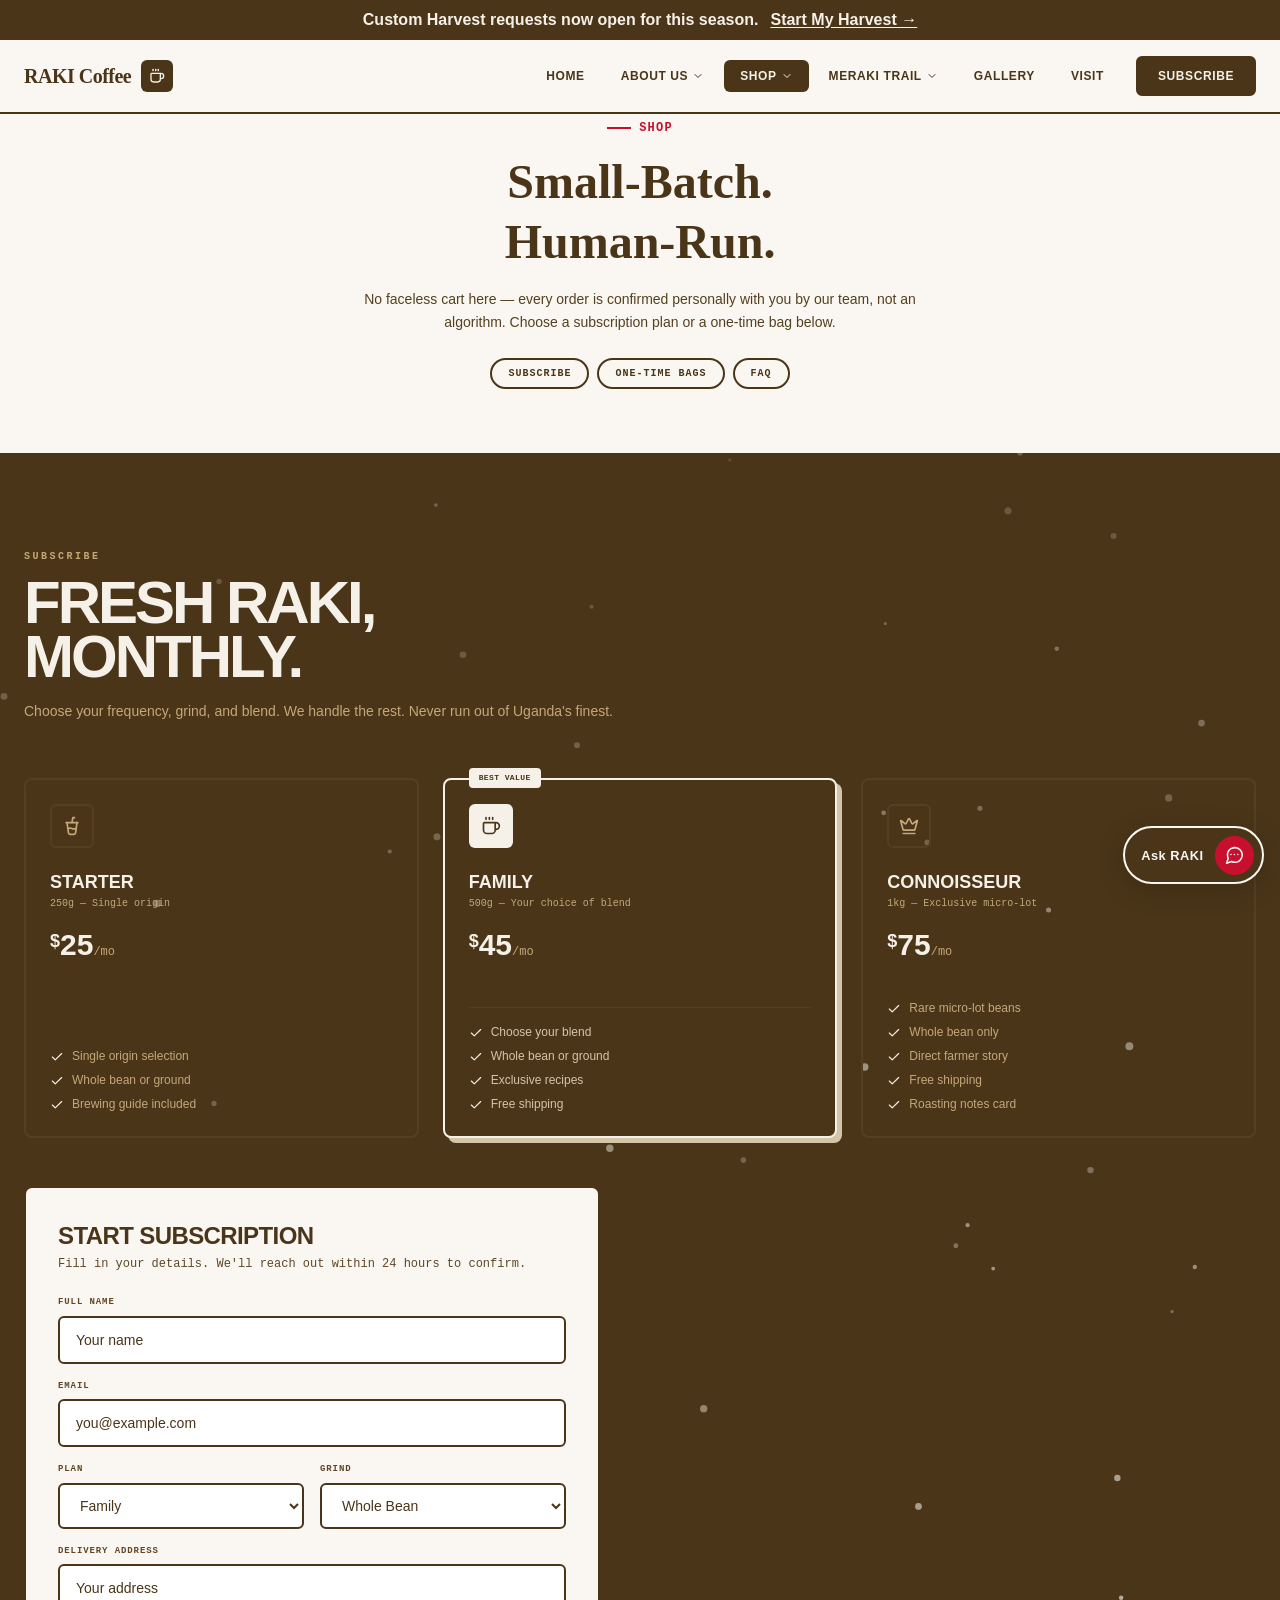
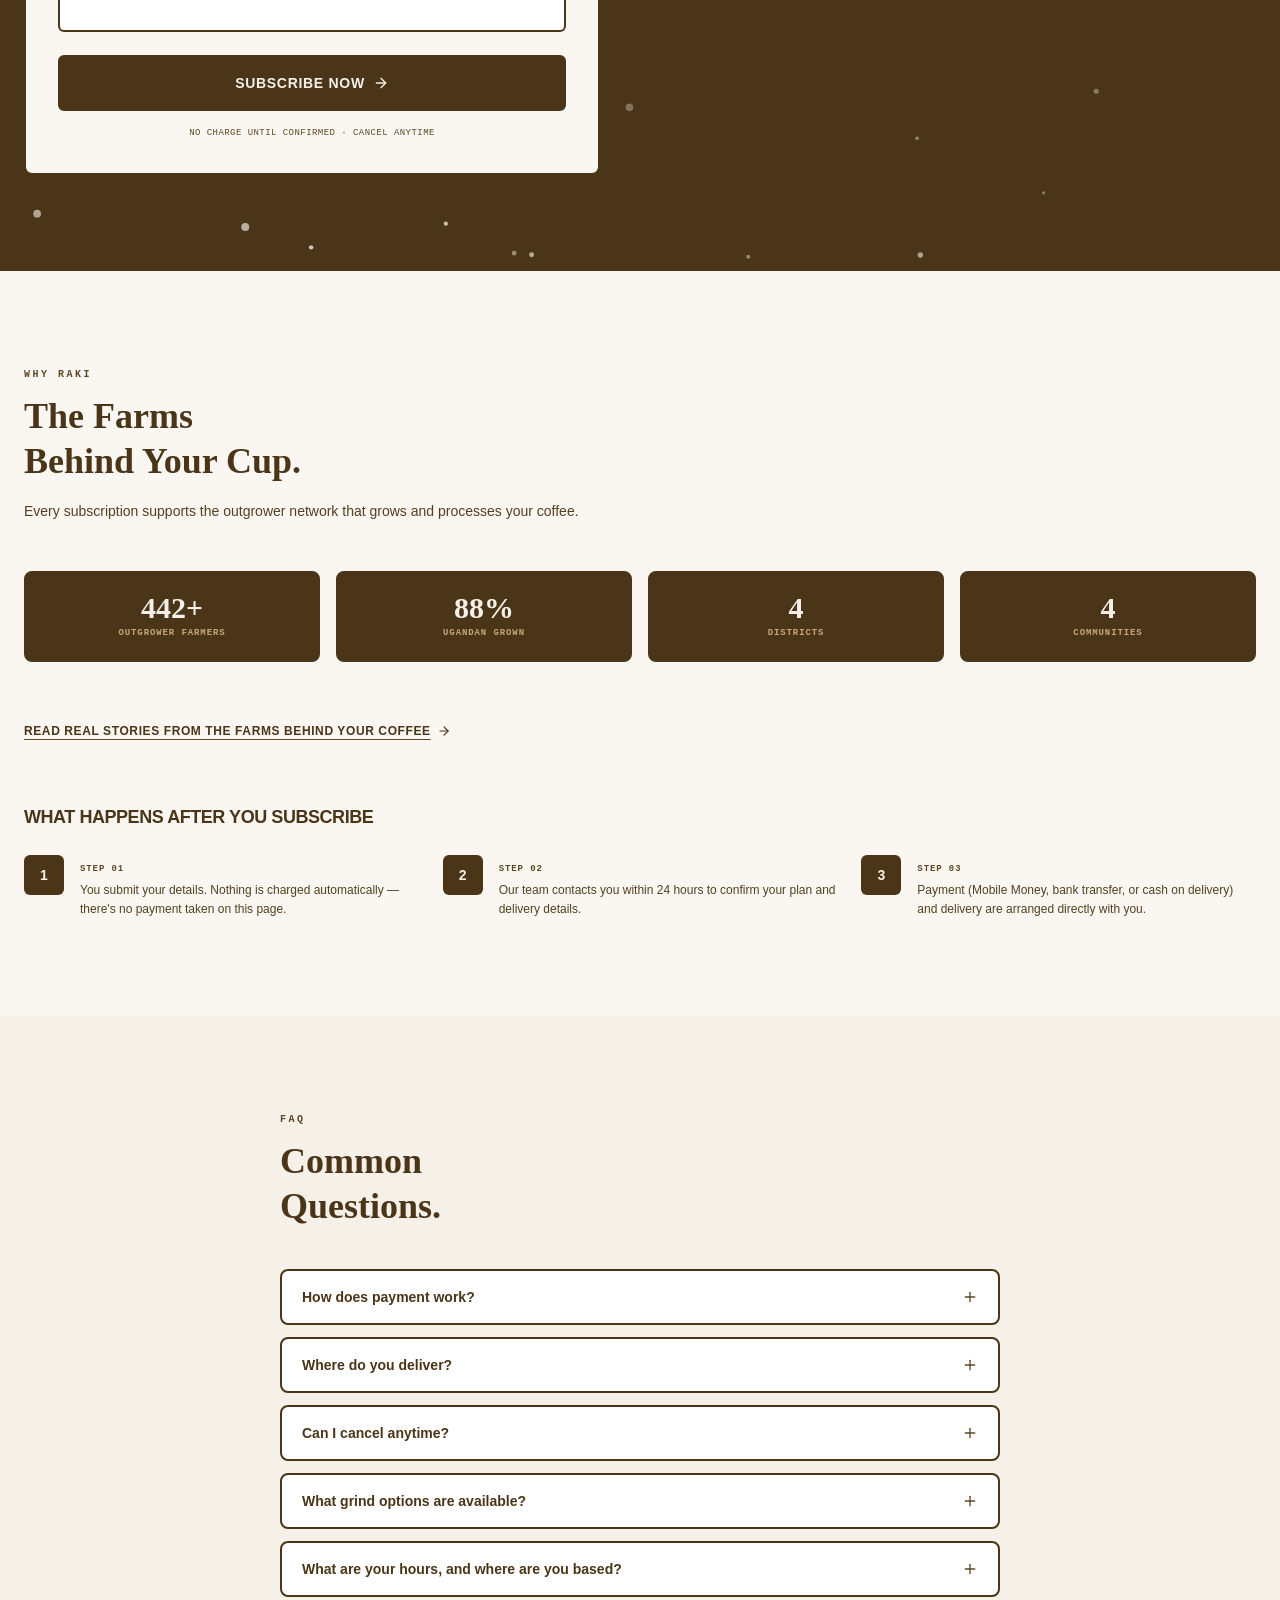
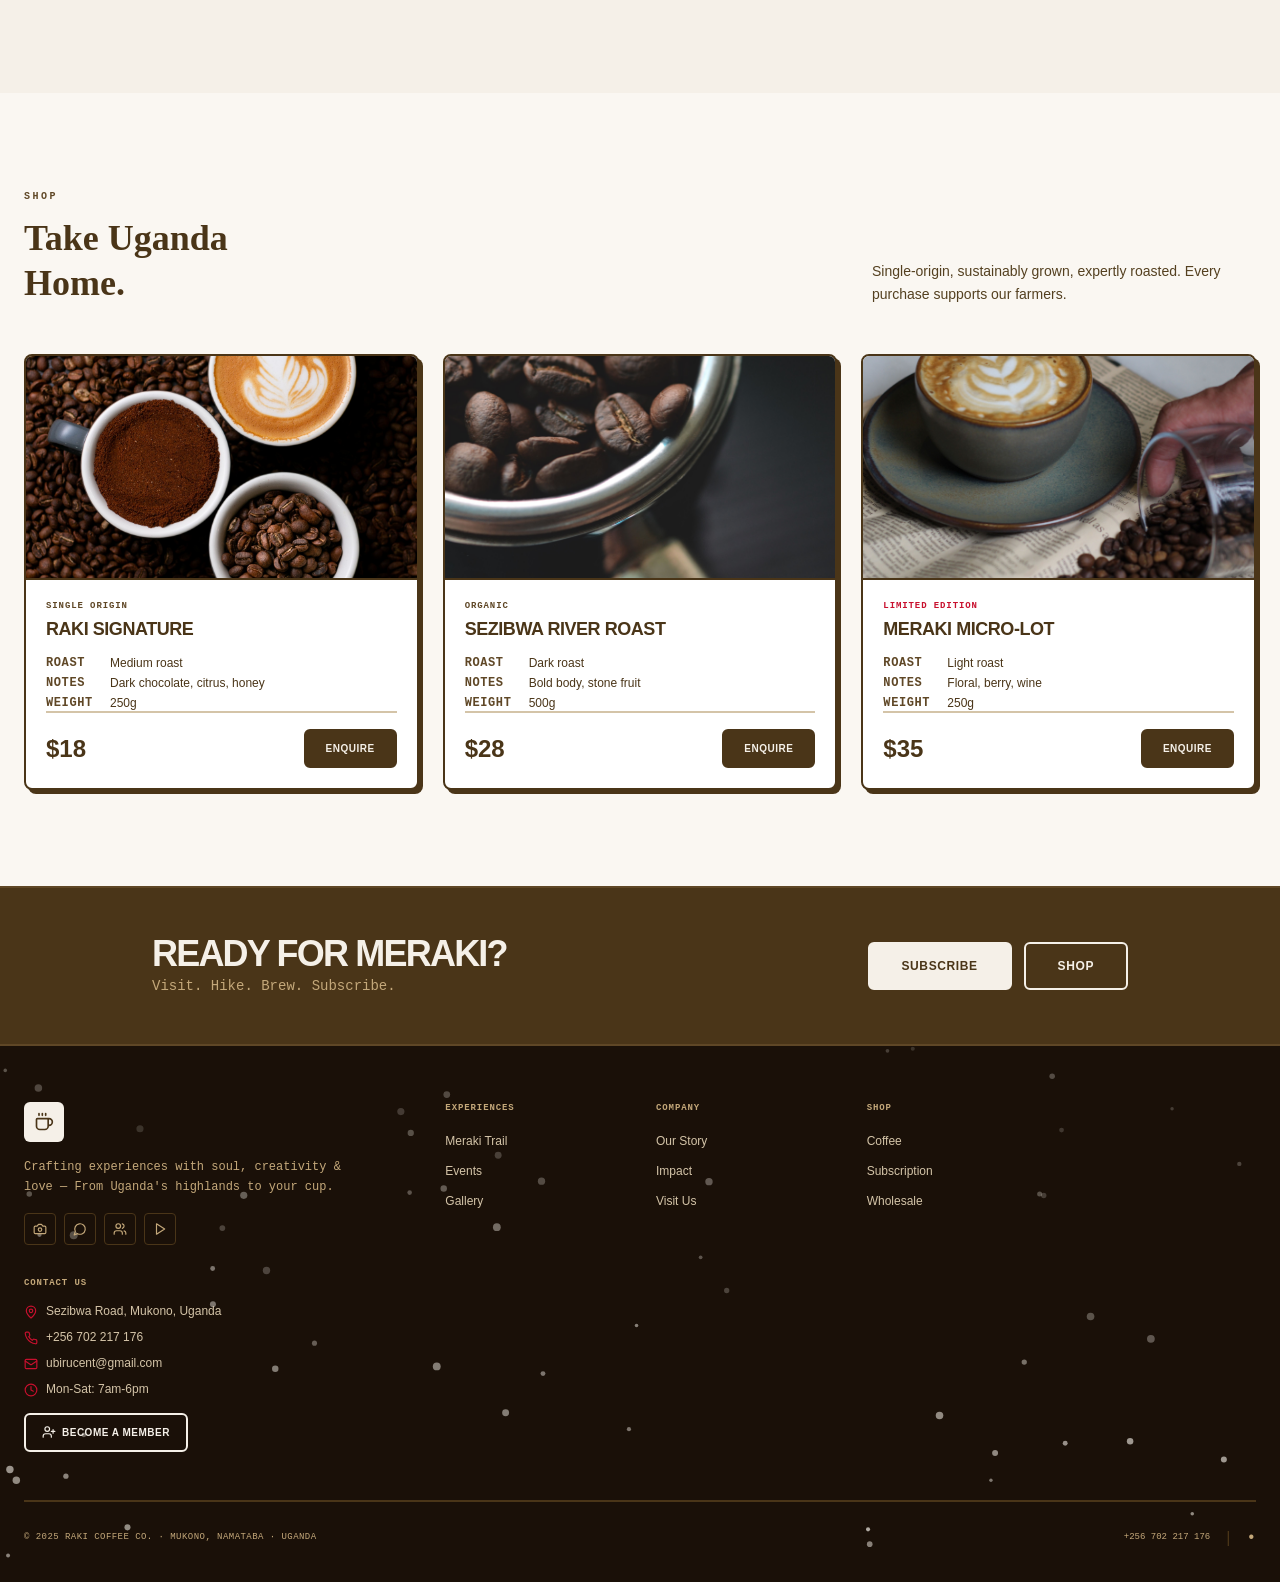
<file: Shop & Subscribe — RAKI Coffee Co..html>
<!DOCTYPE html>
<!-- saved from url=(0030)./Shop%20%26%20Subscribe%20%E2%80%94%20RAKI%20Coffee%20Co..html#buy -->
<html lang="en" class="scroll-smooth overflow-x-hidden" style="--header-h: 113px;"><head><meta http-equiv="Content-Type" content="text/html; charset=UTF-8">
    
    <meta name="viewport" content="width=device-width, initial-scale=1.0">
    <meta name="csrf-token" content="4722b204cffae035ea14ea6339bcb9c7837bca5b80c71c5cc3071b49255bc951">
    
    
    
    <title>Shop &amp; Subscribe — RAKI Coffee Co.</title>
    <meta name="description" content="No faceless cart here — every order is confirmed personally with you by our team, not an algorithm. Choose a subscription plan or a one-time bag below.">
    <link rel="canonical" href="https://raki.coffee/shop">

    <meta property="og:type" content="website">
    <meta property="og:title" content="Shop &amp; Subscribe — RAKI Coffee Co.">
    <meta property="og:description" content="No faceless cart here — every order is confirmed personally with you by our team, not an algorithm. Choose a subscription plan or a one-time bag below.">
    <meta property="og:url" content="https://raki.coffee/shop">
    
    <meta name="twitter:card" content="summary_large_image">
    <meta name="twitter:title" content="Shop &amp; Subscribe — RAKI Coffee Co.">
    <meta name="twitter:description" content="No faceless cart here — every order is confirmed personally with you by our team, not an algorithm. Choose a subscription plan or a one-time bag below.">
    
    

    <link rel="preconnect" href="https://fonts.googleapis.com/">
    <link rel="preconnect" href="https://fonts.gstatic.com/" crossorigin="">
    <link rel="stylesheet" href="./Shop &amp; Subscribe — RAKI Coffee Co._files/tailwind.css">
    <style>
        :root {
            --theme-bark-700: #4A3518;
            --theme-bark-600: #4A3518;
            --theme-bark-400: #5F4726;
            --theme-sand: #F5F0E8;
            --theme-cream: #FAF7F2;
            --theme-color-text-muted: #544020;
            --theme-accent-red: #C8102E;
        }
    </style>
    <link href="./Shop &amp; Subscribe — RAKI Coffee Co._files/css2" rel="stylesheet">
    <link rel="stylesheet" href="./Shop &amp; Subscribe — RAKI Coffee Co._files/styles.css">
    <link rel="stylesheet" href="./css/chat-widget.css">
    <script type="application/ld+json">
    {
        "@context": "https://schema.org",
        "@type": "LocalBusiness",
        "name": "RAKI Coffee Co.",
        "description": "Uganda's single-origin specialty coffee — impact coffee, ethically sourced, with full farm-to-cup traceability. Shop coffee, book a Meraki Trail experience, or request a Custom Harvest.",
        "url": "https://raki.coffee",
        "telephone": "+256 702 217 176",
        "email": "ubirucent@gmail.com",
        "address": { "@type": "PostalAddress", "streetAddress": "Sezibwa Road, Mukono, Uganda", "addressLocality": "Mukono, Uganda", "addressCountry": "UG" }
    }
    </script>
    
    <script type="application/ld+json">
    {
        "@context": "https://schema.org",
        "@type": "ItemList",
        "itemListElement": [
            {"@type":"Product","position":1,"name":"RAKI Signature","description":"Medium roast · Dark chocolate, citrus, honey · 250g","offers":{"@type":"Offer","priceCurrency":"USD","price":18,"availability":"https://schema.org/InStock"}},{"@type":"Product","position":2,"name":"Sezibwa River Roast","description":"Dark roast · Bold body, stone fruit · 500g","offers":{"@type":"Offer","priceCurrency":"USD","price":28,"availability":"https://schema.org/InStock"}},{"@type":"Product","position":3,"name":"Meraki Micro-Lot","description":"Light roast · Floral, berry, wine · 250g","offers":{"@type":"Offer","priceCurrency":"USD","price":35,"availability":"https://schema.org/InStock"}}
        ]
    }
    </script>
    
    
    
</head>
<body class="bg-cream text-bark-700 antialiased overflow-x-hidden">
    
    <script>
        window.RAKI_VISITOR_ID = 1;
        window.SITE_WHATSAPP = "256702217176";
    </script>

    <script>
        window.RAKI_VISITOR_ID = 1;
        window.SITE_WHATSAPP = "256702217176";
    </script>
        <!-- NAVIGATION -->
    <a href="#main-content" class="skip-link">Skip to content</a>
    
    <div id="site-header-sticky" class="fixed top-0 left-0 right-0 z-50">
        
<div id="promo-banner" class="bg-bark-700 text-sand">
    <div class="max-w-7xl mx-auto px-6 py-2 flex items-center justify-center gap-3 text-center">
        <span class="text-sm md:text-base font-bold">Custom Harvest requests now open for this season.</span>
        
            <a href="./index.html#custom-harvest" class="promo-arrow-bounce text-sm md:text-base font-bold underline underline-offset-2 whitespace-nowrap hover:no-underline inline-flex items-center gap-1">Start My Harvest →</a>
        
    </div>
</div>


        <nav id="navbar" class="relative bg-cream border-b-2 border-bark-700">
            <div class="max-w-7xl mx-auto px-6 py-4 flex justify-between items-center">
                <a href="./index.html" class="flex items-center gap-2.5">
                    
                        <span class="font-display font-bold text-lg md:text-xl tracking-tight text-bark-700 leading-none whitespace-nowrap">RAKI Coffee</span>
                        <div style="height: 32px; width: 32px;" class="bg-bark-700 rounded-md flex items-center justify-center shrink-0">
                            <svg xmlns="http://www.w3.org/2000/svg" width="24" height="24" viewBox="0 0 24 24" fill="none" stroke="currentColor" stroke-width="2" stroke-linecap="round" stroke-linejoin="round" data-lucide="coffee" strokeWidth="1.5" class="lucide lucide-coffee w-4 h-4 text-sand"><path d="M10 2v2"></path><path d="M14 2v2"></path><path d="M16 8a1 1 0 0 1 1 1v8a4 4 0 0 1-4 4H7a4 4 0 0 1-4-4V9a1 1 0 0 1 1-1h14a4 4 0 1 1 0 8h-1"></path><path d="M6 2v2"></path></svg>
                        </div>
                    
                </a>

                <div class="hidden md:flex items-center gap-1">
                    
                        
                        
                        
                        
                            <a href="./index.html" class="nav-link px-4 py-2 text-xs font-bold uppercase tracking-wider rounded-md transition-colors text-bark-600 hover:bg-bark-700 hover:text-sand">Home</a>
                        
                    
                        
                        
                        
                        
                            <div class="nav-dropdown relative">
                                <a href="./About%20Us%20%E2%80%94%20RAKI%20Coffee%20Co..html" class="nav-link nav-dropdown-trigger inline-flex items-center gap-1 px-4 py-2 text-xs font-bold uppercase tracking-wider rounded-md transition-colors text-bark-600 hover:bg-bark-700 hover:text-sand" aria-haspopup="true" aria-expanded="false">
                                    About Us
                                    <svg xmlns="http://www.w3.org/2000/svg" width="24" height="24" viewBox="0 0 24 24" fill="none" stroke="currentColor" stroke-width="2" stroke-linecap="round" stroke-linejoin="round" data-lucide="chevron-down" strokeWidth="1.5" class="lucide lucide-chevron-down w-3 h-3 nav-dropdown-chevron"><path d="m6 9 6 6 6-6"></path></svg>
                                </a>
                                <div class="nav-dropdown-menu">
                                    
                                        <a href="./About%20Us%20%E2%80%94%20RAKI%20Coffee%20Co..html#story" class="nav-dropdown-item">Our Story</a>
                                    
                                        <a href="./About%20Us%20%E2%80%94%20RAKI%20Coffee%20Co..html#profile" class="nav-dropdown-item">About RAKI</a>
                                    
                                        <a href="./About%20Us%20%E2%80%94%20RAKI%20Coffee%20Co..html#board" class="nav-dropdown-item">Board of Directors</a>
                                    
                                        <a href="./About%20Us%20%E2%80%94%20RAKI%20Coffee%20Co..html#community" class="nav-dropdown-item">Community Impact</a>
                                    
                                        <a href="./About%20Us%20%E2%80%94%20RAKI%20Coffee%20Co..html#network" class="nav-dropdown-item">Our Network</a>
                                    
                                </div>
                            </div>
                        
                    
                        
                        
                        
                        
                            <div class="nav-dropdown relative">
                                <a href="./Shop%20%26%20Subscribe%20%E2%80%94%20RAKI%20Coffee%20Co..html" class="nav-link nav-dropdown-trigger inline-flex items-center gap-1 px-4 py-2 text-xs font-bold uppercase tracking-wider rounded-md transition-colors nav-link-active" aria-haspopup="true" aria-expanded="false">
                                    Shop
                                    <svg xmlns="http://www.w3.org/2000/svg" width="24" height="24" viewBox="0 0 24 24" fill="none" stroke="currentColor" stroke-width="2" stroke-linecap="round" stroke-linejoin="round" data-lucide="chevron-down" strokeWidth="1.5" class="lucide lucide-chevron-down w-3 h-3 nav-dropdown-chevron"><path d="m6 9 6 6 6-6"></path></svg>
                                </a>
                                <div class="nav-dropdown-menu">
                                    
                                        <a href="./Shop%20%26%20Subscribe%20%E2%80%94%20RAKI%20Coffee%20Co..html#buy" class="nav-dropdown-item">Shop</a>
                                    
                                        <a href="./Shop%20%26%20Subscribe%20%E2%80%94%20RAKI%20Coffee%20Co..html#subscribe" class="nav-dropdown-item">Subscribe</a>
                                    
                                </div>
                            </div>
                        
                    
                        
                        
                        
                        
                            <div class="nav-dropdown relative">
                                <a href="./Meraki%20Trail%20%E2%80%94%20Book%20an%20Experience%20%E2%80%94%20RAKI%20Coffee%20Co..html" class="nav-link nav-dropdown-trigger inline-flex items-center gap-1 px-4 py-2 text-xs font-bold uppercase tracking-wider rounded-md transition-colors text-bark-600 hover:bg-bark-700 hover:text-sand" aria-haspopup="true" aria-expanded="false">
                                    Meraki Trail
                                    <svg xmlns="http://www.w3.org/2000/svg" width="24" height="24" viewBox="0 0 24 24" fill="none" stroke="currentColor" stroke-width="2" stroke-linecap="round" stroke-linejoin="round" data-lucide="chevron-down" strokeWidth="1.5" class="lucide lucide-chevron-down w-3 h-3 nav-dropdown-chevron"><path d="m6 9 6 6 6-6"></path></svg>
                                </a>
                                <div class="nav-dropdown-menu">
                                    
                                        <a href="./Meraki%20Trail%20%E2%80%94%20Book%20an%20Experience%20%E2%80%94%20RAKI%20Coffee%20Co..html#meraki" class="nav-dropdown-item">Trail Levels</a>
                                    
                                        <a href="./Meraki%20Trail%20%E2%80%94%20Book%20an%20Experience%20%E2%80%94%20RAKI%20Coffee%20Co..html#reviews" class="nav-dropdown-item">Reviews</a>
                                    
                                        <a href="./Meraki%20Trail%20%E2%80%94%20Book%20an%20Experience%20%E2%80%94%20RAKI%20Coffee%20Co..html#events" class="nav-dropdown-item">Events</a>
                                    
                                        <a href="./Meraki%20Trail%20%E2%80%94%20Book%20an%20Experience%20%E2%80%94%20RAKI%20Coffee%20Co..html#faq" class="nav-dropdown-item">FAQ</a>
                                    
                                </div>
                            </div>
                        
                    
                        
                        
                        
                        
                            <a href="./index.html#gallery" class="nav-link px-4 py-2 text-xs font-bold uppercase tracking-wider rounded-md transition-colors text-bark-600 hover:bg-bark-700 hover:text-sand">Gallery</a>
                        
                    
                        
                        
                        
                        
                            <a href="./Visit%20Us%20%E2%80%94%20RAKI%20Coffee%20Co..html" class="nav-link px-4 py-2 text-xs font-bold uppercase tracking-wider rounded-md transition-colors text-bark-600 hover:bg-bark-700 hover:text-sand">Visit</a>
                        
                    
                    
                    
                        <a href="./Shop%20%26%20Subscribe%20%E2%80%94%20RAKI%20Coffee%20Co..html#subscribe" class="ml-3 bg-bark-700 text-sand text-xs font-bold uppercase tracking-wider px-5 py-2.5 hover:bg-bark-800 rounded-md transition-colors border-2 border-bark-700">Subscribe</a>
                    
                </div>

                <button id="mobile-toggle" class="md:hidden w-10 h-10 bg-bark-700 rounded-md flex items-center justify-center" aria-expanded="false" aria-controls="mobile-menu" aria-label="Open menu">
                    <svg xmlns="http://www.w3.org/2000/svg" width="24" height="24" viewBox="0 0 24 24" fill="none" stroke="currentColor" stroke-width="2" stroke-linecap="round" stroke-linejoin="round" data-lucide="menu" strokeWidth="1.5" class="lucide lucide-menu w-5 h-5 text-sand mobile-menu-open-icon"><line x1="4" x2="20" y1="12" y2="12"></line><line x1="4" x2="20" y1="6" y2="6"></line><line x1="4" x2="20" y1="18" y2="18"></line></svg>
                    <svg xmlns="http://www.w3.org/2000/svg" width="24" height="24" viewBox="0 0 24 24" fill="none" stroke="currentColor" stroke-width="2" stroke-linecap="round" stroke-linejoin="round" data-lucide="x" strokeWidth="1.5" class="lucide lucide-x w-5 h-5 text-sand mobile-menu-close-icon hidden"><path d="M18 6 6 18"></path><path d="m6 6 12 12"></path></svg>
                </button>
            </div>

            <div id="mobile-menu" class="hidden md:hidden bg-bark-700 border-t-2 border-bark-800 overflow-y-auto">
                <div class="px-6 py-4 flex flex-col gap-0">
                    
                        
                        
                        
                            <a href="./index.html" class="mobile-link py-3 text-sm font-bold uppercase tracking-wider text-sand border-b border-bark-600">Home</a>
                        
                    
                        
                        
                        
                            <div class="mobile-accordion border-b border-bark-600">
                                <button type="button" class="mobile-accordion-trigger w-full flex items-center justify-between py-3 text-sm font-bold uppercase tracking-wider text-sand" aria-expanded="false">
                                    About Us
                                    <svg xmlns="http://www.w3.org/2000/svg" width="24" height="24" viewBox="0 0 24 24" fill="none" stroke="currentColor" stroke-width="2" stroke-linecap="round" stroke-linejoin="round" data-lucide="chevron-down" strokeWidth="1.5" class="lucide lucide-chevron-down w-4 h-4 mobile-accordion-icon transition-transform"><path d="m6 9 6 6 6-6"></path></svg>
                                </button>
                                <div class="mobile-accordion-panel hidden pb-2">
                                    <a href="./About%20Us%20%E2%80%94%20RAKI%20Coffee%20Co..html" class="mobile-link block py-2 pl-4 text-xs font-mono uppercase tracking-wider text-bark-300">All About Us</a>
                                    
                                        <a href="./About%20Us%20%E2%80%94%20RAKI%20Coffee%20Co..html#story" class="mobile-link block py-2 pl-4 text-xs font-mono uppercase tracking-wider text-bark-300">Our Story</a>
                                    
                                        <a href="./About%20Us%20%E2%80%94%20RAKI%20Coffee%20Co..html#profile" class="mobile-link block py-2 pl-4 text-xs font-mono uppercase tracking-wider text-bark-300">About RAKI</a>
                                    
                                        <a href="./About%20Us%20%E2%80%94%20RAKI%20Coffee%20Co..html#board" class="mobile-link block py-2 pl-4 text-xs font-mono uppercase tracking-wider text-bark-300">Board of Directors</a>
                                    
                                        <a href="./About%20Us%20%E2%80%94%20RAKI%20Coffee%20Co..html#community" class="mobile-link block py-2 pl-4 text-xs font-mono uppercase tracking-wider text-bark-300">Community Impact</a>
                                    
                                        <a href="./About%20Us%20%E2%80%94%20RAKI%20Coffee%20Co..html#network" class="mobile-link block py-2 pl-4 text-xs font-mono uppercase tracking-wider text-bark-300">Our Network</a>
                                    
                                </div>
                            </div>
                        
                    
                        
                        
                        
                            <div class="mobile-accordion border-b border-bark-600">
                                <button type="button" class="mobile-accordion-trigger w-full flex items-center justify-between py-3 text-sm font-bold uppercase tracking-wider text-sand" aria-expanded="false">
                                    Shop
                                    <svg xmlns="http://www.w3.org/2000/svg" width="24" height="24" viewBox="0 0 24 24" fill="none" stroke="currentColor" stroke-width="2" stroke-linecap="round" stroke-linejoin="round" data-lucide="chevron-down" strokeWidth="1.5" class="lucide lucide-chevron-down w-4 h-4 mobile-accordion-icon transition-transform"><path d="m6 9 6 6 6-6"></path></svg>
                                </button>
                                <div class="mobile-accordion-panel hidden pb-2">
                                    <a href="./Shop%20%26%20Subscribe%20%E2%80%94%20RAKI%20Coffee%20Co..html" class="mobile-link block py-2 pl-4 text-xs font-mono uppercase tracking-wider text-bark-300">All Shop</a>
                                    
                                        <a href="./Shop%20%26%20Subscribe%20%E2%80%94%20RAKI%20Coffee%20Co..html#buy" class="mobile-link block py-2 pl-4 text-xs font-mono uppercase tracking-wider text-bark-300">Shop</a>
                                    
                                        <a href="./Shop%20%26%20Subscribe%20%E2%80%94%20RAKI%20Coffee%20Co..html#subscribe" class="mobile-link block py-2 pl-4 text-xs font-mono uppercase tracking-wider text-bark-300">Subscribe</a>
                                    
                                </div>
                            </div>
                        
                    
                        
                        
                        
                            <div class="mobile-accordion border-b border-bark-600">
                                <button type="button" class="mobile-accordion-trigger w-full flex items-center justify-between py-3 text-sm font-bold uppercase tracking-wider text-sand" aria-expanded="false">
                                    Meraki Trail
                                    <svg xmlns="http://www.w3.org/2000/svg" width="24" height="24" viewBox="0 0 24 24" fill="none" stroke="currentColor" stroke-width="2" stroke-linecap="round" stroke-linejoin="round" data-lucide="chevron-down" strokeWidth="1.5" class="lucide lucide-chevron-down w-4 h-4 mobile-accordion-icon transition-transform"><path d="m6 9 6 6 6-6"></path></svg>
                                </button>
                                <div class="mobile-accordion-panel hidden pb-2">
                                    <a href="./Meraki%20Trail%20%E2%80%94%20Book%20an%20Experience%20%E2%80%94%20RAKI%20Coffee%20Co..html" class="mobile-link block py-2 pl-4 text-xs font-mono uppercase tracking-wider text-bark-300">All Meraki Trail</a>
                                    
                                        <a href="./Meraki%20Trail%20%E2%80%94%20Book%20an%20Experience%20%E2%80%94%20RAKI%20Coffee%20Co..html#meraki" class="mobile-link block py-2 pl-4 text-xs font-mono uppercase tracking-wider text-bark-300">Trail Levels</a>
                                    
                                        <a href="./Meraki%20Trail%20%E2%80%94%20Book%20an%20Experience%20%E2%80%94%20RAKI%20Coffee%20Co..html#reviews" class="mobile-link block py-2 pl-4 text-xs font-mono uppercase tracking-wider text-bark-300">Reviews</a>
                                    
                                        <a href="./Meraki%20Trail%20%E2%80%94%20Book%20an%20Experience%20%E2%80%94%20RAKI%20Coffee%20Co..html#events" class="mobile-link block py-2 pl-4 text-xs font-mono uppercase tracking-wider text-bark-300">Events</a>
                                    
                                        <a href="./Meraki%20Trail%20%E2%80%94%20Book%20an%20Experience%20%E2%80%94%20RAKI%20Coffee%20Co..html#faq" class="mobile-link block py-2 pl-4 text-xs font-mono uppercase tracking-wider text-bark-300">FAQ</a>
                                    
                                </div>
                            </div>
                        
                    
                        
                        
                        
                            <a href="./index.html#gallery" class="mobile-link py-3 text-sm font-bold uppercase tracking-wider text-sand border-b border-bark-600">Gallery</a>
                        
                    
                        
                        
                        
                            <a href="./Visit%20Us%20%E2%80%94%20RAKI%20Coffee%20Co..html" class="mobile-link py-3 text-sm font-bold uppercase tracking-wider text-sand border-b border-bark-600">Visit</a>
                        
                    
                        
                        
                        
                            <a href="./Shop%20%26%20Subscribe%20%E2%80%94%20RAKI%20Coffee%20Co..html#subscribe" class="mobile-link py-3 text-sm font-bold uppercase tracking-wider text-sand border-b border-bark-600">Subscribe</a>
                        
                    
                    
                        <a href="./Shop%20%26%20Subscribe%20%E2%80%94%20RAKI%20Coffee%20Co..html#subscribe" class="mt-3 text-center bg-sand text-bark-700 text-sm font-bold uppercase tracking-wider px-6 py-3 rounded-md border-2 border-sand">Subscribe</a>
                    
                </div>
            </div>
        </nav>
    </div>
    <div id="main-content" tabindex="-1"></div>


    <!-- SHOP INTRO -->
    <section class="pt-32 pb-12 md:pt-40 md:pb-16 bg-cream" style="padding-top: 113px; opacity: 1; transform: translateY(0px); transition: opacity 0.6s, transform 0.6s;">
        <div class="max-w-3xl mx-auto px-6 text-center">
            <div class="inline-flex items-center justify-center gap-2 mb-4">
                <span class="w-6 h-0.5 bg-accent-red"></span>
                <span class="text-accent-red text-xs font-mono font-bold uppercase tracking-widest">Shop</span>
            </div>
            <h1 class="font-display text-3xl md:text-5xl font-bold text-bark-700 leading-tight mb-4">Small-Batch.<br>Human-Run.</h1>
            <p class="text-sm text-bark-500 leading-relaxed max-w-xl mx-auto">No faceless cart here — every order is confirmed personally with you by our team, not an algorithm. Choose a subscription plan or a one-time bag below.</p>
            <div class="inline-flex flex-wrap items-center justify-center gap-2 mt-6">
                <a href="./Shop%20%26%20Subscribe%20%E2%80%94%20RAKI%20Coffee%20Co..html#subscribe" class="text-[10px] font-mono font-bold uppercase tracking-widest text-bark-700 border-2 border-bark-700 rounded-full px-4 py-1.5 hover:bg-bark-700 hover:text-sand transition-colors">Subscribe</a>
                <a href="./Shop%20%26%20Subscribe%20%E2%80%94%20RAKI%20Coffee%20Co..html#buy" class="text-[10px] font-mono font-bold uppercase tracking-widest text-bark-700 border-2 border-bark-700 rounded-full px-4 py-1.5 hover:bg-bark-700 hover:text-sand transition-colors">One-Time Bags</a>
                <a href="./Shop%20%26%20Subscribe%20%E2%80%94%20RAKI%20Coffee%20Co..html#faq" class="text-[10px] font-mono font-bold uppercase tracking-widest text-bark-700 border-2 border-bark-700 rounded-full px-4 py-1.5 hover:bg-bark-700 hover:text-sand transition-colors">FAQ</a>
            </div>
        </div>
    </section>

    <!-- SUBSCRIPTION -->
    
    <section id="subscribe" class="relative overflow-hidden py-16 md:py-24 bg-bark-700 text-sand" style="opacity: 1; transform: translateY(0px); transition: opacity 0.6s, transform 0.6s;">
        <canvas class="ambient-canvas absolute inset-0 w-full h-full z-0" aria-hidden="true" width="1521" height="1412"></canvas>
        <div class="max-w-7xl mx-auto px-6 relative z-10">
            <div class="mb-14 max-w-2xl">
                <span class="text-[10px] font-mono font-bold uppercase tracking-[0.25em] text-bark-300 mb-3 block">Subscribe</span>
                <h2 class="text-4xl md:text-6xl font-black tracking-tighter uppercase leading-[0.9] mb-4">Fresh RAKI,<br>Monthly.</h2>
                <p class="text-sm text-bark-300 leading-relaxed">Choose your frequency, grind, and blend. We handle the rest. Never run out of Uganda's finest.</p>
            </div>

            <div id="sub-plan-group" class="grid md:grid-cols-3 gap-6 mb-12" role="radiogroup" aria-label="Choose a subscription plan">
                
                    <div class="sub-plan card-hover relative border-2 border-bark-500 rounded-lg p-6 cursor-pointer hover:border-sand transition-colors flex flex-col" role="radio" aria-checked="false" aria-label="Starter plan — $25 per month" tabindex="-1" data-plan-slug="starter">
                        
                        <div class="w-11 h-11 border-2 border-bark-500 rounded-md flex items-center justify-center mb-5">
                            <svg xmlns="http://www.w3.org/2000/svg" width="24" height="24" viewBox="0 0 24 24" fill="none" stroke="currentColor" stroke-width="2" stroke-linecap="round" stroke-linejoin="round" data-lucide="cup-soda" strokeWidth="1.5" class="lucide lucide-cup-soda w-5 h-5 text-bark-300"><path d="m6 8 1.75 12.28a2 2 0 0 0 2 1.72h4.54a2 2 0 0 0 2-1.72L18 8"></path><path d="M5 8h14"></path><path d="M7 15a6.47 6.47 0 0 1 5 0 6.47 6.47 0 0 0 5 0"></path><path d="m12 8 1-6h2"></path></svg>
                        </div>
                        <span class="font-bold uppercase text-lg">Starter</span>
                        <span class="block text-[10px] font-mono text-bark-300 mb-4">250g — Single origin</span>
                        <span class="text-3xl font-black mb-5"><span class="text-lg align-top">$</span>25<span class="text-xs font-mono font-normal text-bark-300">/mo</span></span>
                        
                            <ul class="space-y-2 mt-auto pt-4 border-t border-bark-600">
                                
                                    <li class="flex items-start gap-2 text-xs text-bark-300">
                                        <svg xmlns="http://www.w3.org/2000/svg" width="24" height="24" viewBox="0 0 24 24" fill="none" stroke="currentColor" stroke-width="2" stroke-linecap="round" stroke-linejoin="round" data-lucide="check" strokeWidth="1.5" class="lucide lucide-check w-3.5 h-3.5 text-sand flex-shrink-0 mt-0.5"><path d="M20 6 9 17l-5-5"></path></svg>
                                        <span>Single origin selection</span>
                                    </li>
                                
                                    <li class="flex items-start gap-2 text-xs text-bark-300">
                                        <svg xmlns="http://www.w3.org/2000/svg" width="24" height="24" viewBox="0 0 24 24" fill="none" stroke="currentColor" stroke-width="2" stroke-linecap="round" stroke-linejoin="round" data-lucide="check" strokeWidth="1.5" class="lucide lucide-check w-3.5 h-3.5 text-sand flex-shrink-0 mt-0.5"><path d="M20 6 9 17l-5-5"></path></svg>
                                        <span>Whole bean or ground</span>
                                    </li>
                                
                                    <li class="flex items-start gap-2 text-xs text-bark-300">
                                        <svg xmlns="http://www.w3.org/2000/svg" width="24" height="24" viewBox="0 0 24 24" fill="none" stroke="currentColor" stroke-width="2" stroke-linecap="round" stroke-linejoin="round" data-lucide="check" strokeWidth="1.5" class="lucide lucide-check w-3.5 h-3.5 text-sand flex-shrink-0 mt-0.5"><path d="M20 6 9 17l-5-5"></path></svg>
                                        <span>Brewing guide included</span>
                                    </li>
                                
                            </ul>
                        
                    </div>
                
                    <div class="sub-plan card-hover relative border-2 border-sand bg-bark-600 hard-shadow-sand md:-translate-y-3 rounded-lg p-6 cursor-pointer hover:border-sand transition-colors flex flex-col" role="radio" aria-checked="true" aria-label="Family plan — $45 per month" tabindex="0" data-plan-slug="family">
                        
                            <span class="absolute -top-3 left-6 text-[8px] font-mono font-bold uppercase tracking-wider bg-sand text-bark-700 px-2.5 py-1 rounded">Best Value</span>
                        
                        <div class="w-11 h-11 bg-sand rounded-md flex items-center justify-center mb-5">
                            <svg xmlns="http://www.w3.org/2000/svg" width="24" height="24" viewBox="0 0 24 24" fill="none" stroke="currentColor" stroke-width="2" stroke-linecap="round" stroke-linejoin="round" data-lucide="coffee" strokeWidth="1.5" class="lucide lucide-coffee w-5 h-5 text-bark-700"><path d="M10 2v2"></path><path d="M14 2v2"></path><path d="M16 8a1 1 0 0 1 1 1v8a4 4 0 0 1-4 4H7a4 4 0 0 1-4-4V9a1 1 0 0 1 1-1h14a4 4 0 1 1 0 8h-1"></path><path d="M6 2v2"></path></svg>
                        </div>
                        <span class="font-bold uppercase text-lg">Family</span>
                        <span class="block text-[10px] font-mono text-bark-300 mb-4">500g — Your choice of blend</span>
                        <span class="text-3xl font-black mb-5"><span class="text-lg align-top">$</span>45<span class="text-xs font-mono font-normal text-bark-300">/mo</span></span>
                        
                            <ul class="space-y-2 mt-auto pt-4 border-t border-bark-500">
                                
                                    <li class="flex items-start gap-2 text-xs text-bark-200">
                                        <svg xmlns="http://www.w3.org/2000/svg" width="24" height="24" viewBox="0 0 24 24" fill="none" stroke="currentColor" stroke-width="2" stroke-linecap="round" stroke-linejoin="round" data-lucide="check" strokeWidth="1.5" class="lucide lucide-check w-3.5 h-3.5 text-sand flex-shrink-0 mt-0.5"><path d="M20 6 9 17l-5-5"></path></svg>
                                        <span>Choose your blend</span>
                                    </li>
                                
                                    <li class="flex items-start gap-2 text-xs text-bark-200">
                                        <svg xmlns="http://www.w3.org/2000/svg" width="24" height="24" viewBox="0 0 24 24" fill="none" stroke="currentColor" stroke-width="2" stroke-linecap="round" stroke-linejoin="round" data-lucide="check" strokeWidth="1.5" class="lucide lucide-check w-3.5 h-3.5 text-sand flex-shrink-0 mt-0.5"><path d="M20 6 9 17l-5-5"></path></svg>
                                        <span>Whole bean or ground</span>
                                    </li>
                                
                                    <li class="flex items-start gap-2 text-xs text-bark-200">
                                        <svg xmlns="http://www.w3.org/2000/svg" width="24" height="24" viewBox="0 0 24 24" fill="none" stroke="currentColor" stroke-width="2" stroke-linecap="round" stroke-linejoin="round" data-lucide="check" strokeWidth="1.5" class="lucide lucide-check w-3.5 h-3.5 text-sand flex-shrink-0 mt-0.5"><path d="M20 6 9 17l-5-5"></path></svg>
                                        <span>Exclusive recipes</span>
                                    </li>
                                
                                    <li class="flex items-start gap-2 text-xs text-bark-200">
                                        <svg xmlns="http://www.w3.org/2000/svg" width="24" height="24" viewBox="0 0 24 24" fill="none" stroke="currentColor" stroke-width="2" stroke-linecap="round" stroke-linejoin="round" data-lucide="check" strokeWidth="1.5" class="lucide lucide-check w-3.5 h-3.5 text-sand flex-shrink-0 mt-0.5"><path d="M20 6 9 17l-5-5"></path></svg>
                                        <span>Free shipping</span>
                                    </li>
                                
                            </ul>
                        
                    </div>
                
                    <div class="sub-plan card-hover relative border-2 border-bark-500 rounded-lg p-6 cursor-pointer hover:border-sand transition-colors flex flex-col" role="radio" aria-checked="false" aria-label="Connoisseur plan — $75 per month" tabindex="-1" data-plan-slug="connoisseur">
                        
                        <div class="w-11 h-11 border-2 border-bark-500 rounded-md flex items-center justify-center mb-5">
                            <svg xmlns="http://www.w3.org/2000/svg" width="24" height="24" viewBox="0 0 24 24" fill="none" stroke="currentColor" stroke-width="2" stroke-linecap="round" stroke-linejoin="round" data-lucide="crown" strokeWidth="1.5" class="lucide lucide-crown w-5 h-5 text-bark-300"><path d="M11.562 3.266a.5.5 0 0 1 .876 0L15.39 8.87a1 1 0 0 0 1.516.294L21.183 5.5a.5.5 0 0 1 .798.519l-2.834 10.246a1 1 0 0 1-.956.734H5.81a1 1 0 0 1-.957-.734L2.02 6.02a.5.5 0 0 1 .798-.519l4.276 3.664a1 1 0 0 0 1.516-.294z"></path><path d="M5 21h14"></path></svg>
                        </div>
                        <span class="font-bold uppercase text-lg">Connoisseur</span>
                        <span class="block text-[10px] font-mono text-bark-300 mb-4">1kg — Exclusive micro-lot</span>
                        <span class="text-3xl font-black mb-5"><span class="text-lg align-top">$</span>75<span class="text-xs font-mono font-normal text-bark-300">/mo</span></span>
                        
                            <ul class="space-y-2 mt-auto pt-4 border-t border-bark-600">
                                
                                    <li class="flex items-start gap-2 text-xs text-bark-300">
                                        <svg xmlns="http://www.w3.org/2000/svg" width="24" height="24" viewBox="0 0 24 24" fill="none" stroke="currentColor" stroke-width="2" stroke-linecap="round" stroke-linejoin="round" data-lucide="check" strokeWidth="1.5" class="lucide lucide-check w-3.5 h-3.5 text-sand flex-shrink-0 mt-0.5"><path d="M20 6 9 17l-5-5"></path></svg>
                                        <span>Rare micro-lot beans</span>
                                    </li>
                                
                                    <li class="flex items-start gap-2 text-xs text-bark-300">
                                        <svg xmlns="http://www.w3.org/2000/svg" width="24" height="24" viewBox="0 0 24 24" fill="none" stroke="currentColor" stroke-width="2" stroke-linecap="round" stroke-linejoin="round" data-lucide="check" strokeWidth="1.5" class="lucide lucide-check w-3.5 h-3.5 text-sand flex-shrink-0 mt-0.5"><path d="M20 6 9 17l-5-5"></path></svg>
                                        <span>Whole bean only</span>
                                    </li>
                                
                                    <li class="flex items-start gap-2 text-xs text-bark-300">
                                        <svg xmlns="http://www.w3.org/2000/svg" width="24" height="24" viewBox="0 0 24 24" fill="none" stroke="currentColor" stroke-width="2" stroke-linecap="round" stroke-linejoin="round" data-lucide="check" strokeWidth="1.5" class="lucide lucide-check w-3.5 h-3.5 text-sand flex-shrink-0 mt-0.5"><path d="M20 6 9 17l-5-5"></path></svg>
                                        <span>Direct farmer story</span>
                                    </li>
                                
                                    <li class="flex items-start gap-2 text-xs text-bark-300">
                                        <svg xmlns="http://www.w3.org/2000/svg" width="24" height="24" viewBox="0 0 24 24" fill="none" stroke="currentColor" stroke-width="2" stroke-linecap="round" stroke-linejoin="round" data-lucide="check" strokeWidth="1.5" class="lucide lucide-check w-3.5 h-3.5 text-sand flex-shrink-0 mt-0.5"><path d="M20 6 9 17l-5-5"></path></svg>
                                        <span>Free shipping</span>
                                    </li>
                                
                                    <li class="flex items-start gap-2 text-xs text-bark-300">
                                        <svg xmlns="http://www.w3.org/2000/svg" width="24" height="24" viewBox="0 0 24 24" fill="none" stroke="currentColor" stroke-width="2" stroke-linecap="round" stroke-linejoin="round" data-lucide="check" strokeWidth="1.5" class="lucide lucide-check w-3.5 h-3.5 text-sand flex-shrink-0 mt-0.5"><path d="M20 6 9 17l-5-5"></path></svg>
                                        <span>Roasting notes card</span>
                                    </li>
                                
                            </ul>
                        
                    </div>
                
            </div>

            <div class="max-w-xl">
                <div class="bg-cream text-bark-700 border-2 border-bark-700 rounded-lg p-8 hard-shadow-lg">
                    <h3 class="text-2xl font-black uppercase tracking-tight mb-1">Start Subscription</h3>
                    <p class="text-xs text-bark-400 mb-6 font-mono">Fill in your details. We'll reach out within 24 hours to confirm.</p>

                    <form id="subscription-form" onsubmit="handleSub(event)" class="space-y-4">
                        <div class="absolute -left-[9999px]" aria-hidden="true">
                            <label for="sub-website">Website</label>
                            <input type="text" name="website" id="sub-website" tabindex="-1" autocomplete="off">
                        </div>
                        <div>
                            <label class="block text-[9px] font-mono font-bold uppercase tracking-widest text-bark-400 mb-1.5">Full Name</label>
                            <input type="text" name="name" required="" placeholder="Your name" class="w-full px-4 py-3 border-2 border-bark-700 rounded-md focus:border-bark-500 outline-none text-sm bg-white">
                        </div>
                        <div>
                            <label class="block text-[9px] font-mono font-bold uppercase tracking-widest text-bark-400 mb-1.5">Email</label>
                            <input type="email" name="email" required="" placeholder="you@example.com" class="w-full px-4 py-3 border-2 border-bark-700 rounded-md focus:border-bark-500 outline-none text-sm bg-white">
                        </div>
                        <div class="grid grid-cols-2 gap-4">
                            <div>
                                <label class="block text-[9px] font-mono font-bold uppercase tracking-widest text-bark-400 mb-1.5">Plan</label>
                                <select id="plan-select" name="plan" class="w-full px-4 py-3 border-2 border-bark-700 rounded-md focus:border-bark-500 outline-none text-sm bg-white">
                                    
                                        <option value="starter">Starter</option>
                                    
                                        <option value="family" selected="">Family</option>
                                    
                                        <option value="connoisseur">Connoisseur</option>
                                    
                                </select>
                            </div>
                            <div>
                                <label class="block text-[9px] font-mono font-bold uppercase tracking-widest text-bark-400 mb-1.5">Grind</label>
                                <select name="grind" class="w-full px-4 py-3 border-2 border-bark-700 rounded-md focus:border-bark-500 outline-none text-sm bg-white">
                                    <option>Whole Bean</option>
                                    <option>Fine</option>
                                    <option>Medium</option>
                                    <option>Coarse</option>
                                </select>
                            </div>
                        </div>
                        <div>
                            <label class="block text-[9px] font-mono font-bold uppercase tracking-widest text-bark-400 mb-1.5">Delivery Address</label>
                            <textarea name="address" required="" placeholder="Your address" rows="2" class="w-full px-4 py-3 border-2 border-bark-700 rounded-md focus:border-bark-500 outline-none text-sm bg-white resize-none"></textarea>
                        </div>
                        <div id="sub-error" class="hidden text-xs font-bold text-red-700 bg-red-50 border-2 border-red-600 rounded-md px-4 py-3"></div>
                        <button type="submit" id="sub-submit-btn" class="w-full bg-bark-700 text-sand font-bold text-sm uppercase tracking-wider py-4 rounded-md border-2 border-bark-700 hover:bg-transparent hover:text-bark-700 transition-colors flex items-center justify-center gap-2">
                            <span id="sub-submit-label">Subscribe Now</span>
                            <svg xmlns="http://www.w3.org/2000/svg" width="24" height="24" viewBox="0 0 24 24" fill="none" stroke="currentColor" stroke-width="2" stroke-linecap="round" stroke-linejoin="round" data-lucide="arrow-right" strokeWidth="1.5" class="lucide lucide-arrow-right w-4 h-4"><path d="M5 12h14"></path><path d="m12 5 7 7-7 7"></path></svg>
                        </button>
                    </form>
                    <div id="sub-success" class="hidden text-center py-10">
                        <div class="w-16 h-16 bg-bark-700 rounded-lg flex items-center justify-center mx-auto mb-4">
                            <svg xmlns="http://www.w3.org/2000/svg" width="24" height="24" viewBox="0 0 24 24" fill="none" stroke="currentColor" stroke-width="2" stroke-linecap="round" stroke-linejoin="round" data-lucide="check" strokeWidth="1.5" class="lucide lucide-check w-8 h-8 text-sand"><path d="M20 6 9 17l-5-5"></path></svg>
                        </div>
                        <h4 class="text-xl font-black uppercase tracking-tight mb-1">Request Received</h4>
                        <p class="text-xs text-bark-400 font-mono">We'll reach out within 24 hours to confirm your order and payment details.</p>
                    </div>
                    <p class="text-[9px] font-mono text-bark-400 mt-4 text-center uppercase tracking-wider">No charge until confirmed · Cancel anytime</p>
                </div>
            </div>
        </div>
    </section>
    

    <!-- TRUST / WHY RAKI -->
    <section id="trust" class="py-16 md:py-24 bg-cream" style="opacity: 1; transform: translateY(0px); transition: opacity 0.6s, transform 0.6s;">
        <div class="max-w-7xl mx-auto px-6">
            <div class="mb-12 max-w-2xl">
                <span class="text-[10px] font-mono font-bold uppercase tracking-[0.25em] text-bark-400 mb-3 block">Why RAKI</span>
                <h2 class="font-display text-3xl md:text-4xl font-bold text-bark-700 leading-tight mb-4">The Farms<br>Behind Your Cup.</h2>
                <p class="text-sm text-bark-500 leading-relaxed">Every subscription supports the outgrower network that grows and processes your coffee.</p>
            </div>

            
            <div class="grid grid-cols-2 md:grid-cols-4 gap-4 mb-14">
                
                    <div class="bg-bark-700 text-sand p-5 text-center border-2 border-bark-700 rounded-lg">
                        <div class="count-up font-display text-3xl font-black leading-none mb-1">500+</div>
                        <div class="text-[9px] font-mono font-bold uppercase tracking-widest text-bark-300">Outgrower Farmers</div>
                    </div>
                
                    <div class="bg-bark-700 text-sand p-5 text-center border-2 border-bark-700 rounded-lg">
                        <div class="count-up font-display text-3xl font-black leading-none mb-1">100%</div>
                        <div class="text-[9px] font-mono font-bold uppercase tracking-widest text-bark-300">Ugandan Grown</div>
                    </div>
                
                    <div class="bg-bark-700 text-sand p-5 text-center border-2 border-bark-700 rounded-lg">
                        <div class="count-up font-display text-3xl font-black leading-none mb-1">5</div>
                        <div class="text-[9px] font-mono font-bold uppercase tracking-widest text-bark-300">Districts</div>
                    </div>
                
                    <div class="bg-bark-700 text-sand p-5 text-center border-2 border-bark-700 rounded-lg">
                        <div class="count-up font-display text-3xl font-black leading-none mb-1">5</div>
                        <div class="text-[9px] font-mono font-bold uppercase tracking-widest text-bark-300">Communities</div>
                    </div>
                
            </div>
            

            <a href="./About%20Us%20%E2%80%94%20RAKI%20Coffee%20Co..html#community" class="inline-flex items-center gap-1.5 text-bark-700 font-bold text-xs uppercase tracking-wider underline underline-offset-4 decoration-bark-400 hover:decoration-bark-700 transition-colors mb-16">Read Real Stories From the Farms Behind Your Coffee <svg xmlns="http://www.w3.org/2000/svg" width="24" height="24" viewBox="0 0 24 24" fill="none" stroke="currentColor" stroke-width="2" stroke-linecap="round" stroke-linejoin="round" data-lucide="arrow-right" strokeWidth="1.5" class="lucide lucide-arrow-right w-3.5 h-3.5"><path d="M5 12h14"></path><path d="m12 5 7 7-7 7"></path></svg></a>

            <div>
                <h3 class="text-lg font-black uppercase tracking-tight text-bark-700 mb-6">What Happens After You Subscribe</h3>
                <div class="grid sm:grid-cols-3 gap-6">
                    <div class="timeline-step flex gap-4" style="opacity: 1; transform: translateX(0px);">
                        <div class="w-10 h-10 bg-bark-700 text-sand rounded-md flex items-center justify-center font-black text-sm flex-shrink-0">1</div>
                        <div class="pt-2">
                            <span class="text-[9px] font-mono font-bold uppercase tracking-widest text-bark-400 block mb-1">Step 01</span>
                            <p class="text-xs text-bark-500 leading-relaxed">You submit your details. Nothing is charged automatically — there's no payment taken on this page.</p>
                        </div>
                    </div>
                    <div class="timeline-step flex gap-4" style="opacity: 1; transform: translateX(0px);">
                        <div class="w-10 h-10 bg-bark-700 text-sand rounded-md flex items-center justify-center font-black text-sm flex-shrink-0">2</div>
                        <div class="pt-2">
                            <span class="text-[9px] font-mono font-bold uppercase tracking-widest text-bark-400 block mb-1">Step 02</span>
                            <p class="text-xs text-bark-500 leading-relaxed">Our team contacts you within 24 hours to confirm your plan and delivery details.</p>
                        </div>
                    </div>
                    <div class="timeline-step flex gap-4" style="opacity: 1; transform: translateX(0px);">
                        <div class="w-10 h-10 bg-bark-700 text-sand rounded-md flex items-center justify-center font-black text-sm flex-shrink-0">3</div>
                        <div class="pt-2">
                            <span class="text-[9px] font-mono font-bold uppercase tracking-widest text-bark-400 block mb-1">Step 03</span>
                            <p class="text-xs text-bark-500 leading-relaxed">Payment (Mobile Money, bank transfer, or cash on delivery) and delivery are arranged directly with you.</p>
                        </div>
                    </div>
                </div>
            </div>
        </div>
    </section>

    <!-- FAQ -->
    <section id="faq" class="py-16 md:py-24 bg-sand" style="opacity: 1; transform: translateY(0px); transition: opacity 0.6s, transform 0.6s;">
        <div class="max-w-3xl mx-auto px-6">
            <div class="mb-10">
                <span class="text-[10px] font-mono font-bold uppercase tracking-[0.25em] text-bark-400 mb-3 block">FAQ</span>
                <h2 class="font-display text-3xl md:text-4xl font-bold text-bark-700 leading-tight">Common<br>Questions.</h2>
            </div>
            <div class="space-y-3">
                
                    
                        <details class="group bg-white border-2 border-bark-700 rounded-lg overflow-hidden">
                            <summary class="cursor-pointer list-none px-5 py-4 flex items-center justify-between gap-4 font-bold text-sm text-bark-700">
                                How does payment work?
                                <svg xmlns="http://www.w3.org/2000/svg" width="24" height="24" viewBox="0 0 24 24" fill="none" stroke="currentColor" stroke-width="2" stroke-linecap="round" stroke-linejoin="round" data-lucide="plus" strokeWidth="1.5" class="lucide lucide-plus w-4 h-4 text-bark-400 flex-shrink-0 group-open:hidden"><path d="M5 12h14"></path><path d="M12 5v14"></path></svg>
                                <svg xmlns="http://www.w3.org/2000/svg" width="24" height="24" viewBox="0 0 24 24" fill="none" stroke="currentColor" stroke-width="2" stroke-linecap="round" stroke-linejoin="round" data-lucide="minus" strokeWidth="1.5" class="lucide lucide-minus w-4 h-4 text-bark-400 flex-shrink-0 hidden group-open:block"><path d="M5 12h14"></path></svg>
                            </summary>
                            <p class="px-5 pb-4 text-sm text-bark-500 leading-relaxed">There's no automatic charge when you submit the form. Our team contacts you within 24 hours to confirm your plan, then arranges payment directly with you — by Mobile Money (MTN/Airtel), bank transfer, or cash on delivery.</p>
                        </details>
                    
                
                    
                        <details class="group bg-white border-2 border-bark-700 rounded-lg overflow-hidden">
                            <summary class="cursor-pointer list-none px-5 py-4 flex items-center justify-between gap-4 font-bold text-sm text-bark-700">
                                Where do you deliver?
                                <svg xmlns="http://www.w3.org/2000/svg" width="24" height="24" viewBox="0 0 24 24" fill="none" stroke="currentColor" stroke-width="2" stroke-linecap="round" stroke-linejoin="round" data-lucide="plus" strokeWidth="1.5" class="lucide lucide-plus w-4 h-4 text-bark-400 flex-shrink-0 group-open:hidden"><path d="M5 12h14"></path><path d="M12 5v14"></path></svg>
                                <svg xmlns="http://www.w3.org/2000/svg" width="24" height="24" viewBox="0 0 24 24" fill="none" stroke="currentColor" stroke-width="2" stroke-linecap="round" stroke-linejoin="round" data-lucide="minus" strokeWidth="1.5" class="lucide lucide-minus w-4 h-4 text-bark-400 flex-shrink-0 hidden group-open:block"><path d="M5 12h14"></path></svg>
                            </summary>
                            <p class="px-5 pb-4 text-sm text-bark-500 leading-relaxed">Delivery is arranged directly with you based on your location when we confirm your order.</p>
                        </details>
                    
                
                    
                        <details class="group bg-white border-2 border-bark-700 rounded-lg overflow-hidden">
                            <summary class="cursor-pointer list-none px-5 py-4 flex items-center justify-between gap-4 font-bold text-sm text-bark-700">
                                Can I cancel anytime?
                                <svg xmlns="http://www.w3.org/2000/svg" width="24" height="24" viewBox="0 0 24 24" fill="none" stroke="currentColor" stroke-width="2" stroke-linecap="round" stroke-linejoin="round" data-lucide="plus" strokeWidth="1.5" class="lucide lucide-plus w-4 h-4 text-bark-400 flex-shrink-0 group-open:hidden"><path d="M5 12h14"></path><path d="M12 5v14"></path></svg>
                                <svg xmlns="http://www.w3.org/2000/svg" width="24" height="24" viewBox="0 0 24 24" fill="none" stroke="currentColor" stroke-width="2" stroke-linecap="round" stroke-linejoin="round" data-lucide="minus" strokeWidth="1.5" class="lucide lucide-minus w-4 h-4 text-bark-400 flex-shrink-0 hidden group-open:block"><path d="M5 12h14"></path></svg>
                            </summary>
                            <p class="px-5 pb-4 text-sm text-bark-500 leading-relaxed">Yes. Nothing bills automatically in the first place — every renewal is arranged with you directly, so there's nothing to cancel until you choose to continue.</p>
                        </details>
                    
                
                    
                        <details class="group bg-white border-2 border-bark-700 rounded-lg overflow-hidden">
                            <summary class="cursor-pointer list-none px-5 py-4 flex items-center justify-between gap-4 font-bold text-sm text-bark-700">
                                What grind options are available?
                                <svg xmlns="http://www.w3.org/2000/svg" width="24" height="24" viewBox="0 0 24 24" fill="none" stroke="currentColor" stroke-width="2" stroke-linecap="round" stroke-linejoin="round" data-lucide="plus" strokeWidth="1.5" class="lucide lucide-plus w-4 h-4 text-bark-400 flex-shrink-0 group-open:hidden"><path d="M5 12h14"></path><path d="M12 5v14"></path></svg>
                                <svg xmlns="http://www.w3.org/2000/svg" width="24" height="24" viewBox="0 0 24 24" fill="none" stroke="currentColor" stroke-width="2" stroke-linecap="round" stroke-linejoin="round" data-lucide="minus" strokeWidth="1.5" class="lucide lucide-minus w-4 h-4 text-bark-400 flex-shrink-0 hidden group-open:block"><path d="M5 12h14"></path></svg>
                            </summary>
                            <p class="px-5 pb-4 text-sm text-bark-500 leading-relaxed">Whole bean, fine, medium, or coarse — you choose when you sign up, and can change it anytime you're in touch with us.</p>
                        </details>
                    
                
                    
                        <details class="group bg-white border-2 border-bark-700 rounded-lg overflow-hidden">
                            <summary class="cursor-pointer list-none px-5 py-4 flex items-center justify-between gap-4 font-bold text-sm text-bark-700">
                                What are your hours, and where are you based?
                                <svg xmlns="http://www.w3.org/2000/svg" width="24" height="24" viewBox="0 0 24 24" fill="none" stroke="currentColor" stroke-width="2" stroke-linecap="round" stroke-linejoin="round" data-lucide="plus" strokeWidth="1.5" class="lucide lucide-plus w-4 h-4 text-bark-400 flex-shrink-0 group-open:hidden"><path d="M5 12h14"></path><path d="M12 5v14"></path></svg>
                                <svg xmlns="http://www.w3.org/2000/svg" width="24" height="24" viewBox="0 0 24 24" fill="none" stroke="currentColor" stroke-width="2" stroke-linecap="round" stroke-linejoin="round" data-lucide="minus" strokeWidth="1.5" class="lucide lucide-minus w-4 h-4 text-bark-400 flex-shrink-0 hidden group-open:block"><path d="M5 12h14"></path></svg>
                            </summary>
                            <p class="px-5 pb-4 text-sm text-bark-500 leading-relaxed">We're based on Sezibwa Road, Mukono, Uganda, and open Mon-Sat: 7am-6pm.</p>
                        </details>
                    
                
            </div>
        </div>
    </section>

    <!-- SHOP (ONE-TIME) -->
    
    <section id="buy" class="py-16 md:py-24 bg-cream" style="opacity: 1; transform: translateY(0px); transition: opacity 0.6s, transform 0.6s;">
        <div class="max-w-7xl mx-auto px-6">
            <div class="flex flex-col md:flex-row md:items-end md:justify-between gap-4 mb-12">
                <div>
                    <span class="text-[10px] font-mono font-bold uppercase tracking-[0.25em] text-bark-400 mb-3 block">Shop</span>
                    <h2 class="font-display text-3xl md:text-4xl font-bold text-bark-700 leading-tight">Take Uganda<br>Home.</h2>
                </div>
                <p class="text-sm text-bark-500 max-w-sm leading-relaxed">Single-origin, sustainably grown, expertly roasted. Every purchase supports our farmers.</p>
            </div>

            <div class="grid md:grid-cols-3 gap-6">
                
                    
                    <div class="card-hover bg-white border-2 border-bark-700 rounded-lg hard-shadow-sm overflow-hidden flex flex-col h-full">
                        <div class="h-56 bg-bark-50 border-b-2 border-bark-700 overflow-hidden flex-shrink-0 flex flex-col items-center justify-center gap-2">
                            <img src="./assets/coffee/pexels-sergio-arreola-208344354-40843835.jpg" alt="A cup of coffee served with roasted coffee beans" class="w-full h-full object-cover" loading="lazy" decoding="async">
                            
                                <svg xmlns="http://www.w3.org/2000/svg" width="24" height="24" viewBox="0 0 24 24" fill="none" stroke="currentColor" stroke-width="2" stroke-linecap="round" stroke-linejoin="round" data-lucide="cup-soda" strokeWidth="1.5" class="lucide lucide-cup-soda w-20 h-20 text-bark-300"><path d="m6 8 1.75 12.28a2 2 0 0 0 2 1.72h4.54a2 2 0 0 0 2-1.72L18 8"></path><path d="M5 8h14"></path><path d="M7 15a6.47 6.47 0 0 1 5 0 6.47 6.47 0 0 0 5 0"></path><path d="m12 8 1-6h2"></path></svg>
                                <span class="text-[10px] font-mono font-bold uppercase tracking-widest text-bark-300">Photo Coming Soon</span>
                            
                        </div>
                        <div class="p-5 flex flex-col flex-1">
                            <span class="text-[9px] font-mono font-bold uppercase tracking-widest text-bark-400">Single Origin</span>
                            <h3 class="text-lg font-black uppercase tracking-tight mt-0.5 mb-3">RAKI Signature</h3>
                            
                                <dl class="space-y-1 text-xs">
                                    <div class="flex gap-2"><dt class="font-mono font-bold uppercase tracking-wider text-bark-400 w-14 flex-shrink-0">Roast</dt><dd class="text-bark-600">Medium roast</dd></div>
                                    <div class="flex gap-2"><dt class="font-mono font-bold uppercase tracking-wider text-bark-400 w-14 flex-shrink-0">Notes</dt><dd class="text-bark-600">Dark chocolate, citrus, honey</dd></div>
                                    <div class="flex gap-2"><dt class="font-mono font-bold uppercase tracking-wider text-bark-400 w-14 flex-shrink-0">Weight</dt><dd class="text-bark-600">250g</dd></div>
                                </dl>
                            
                            <div class="flex items-center justify-between mt-auto pt-4 border-t-2 border-bark-200">
                                <span class="text-2xl font-black">$18</span>
                                <a href="https://wa.me/256702217176?text=Hi%20RAKI%2C%20I%27d%20like%20to%20enquire%20about%20RAKI%20Signature" target="_blank" rel="noopener" onclick="trackEvent('whatsapp_enquire', { product: 'RAKI Signature' })" class="bg-bark-700 text-sand font-bold text-[10px] uppercase tracking-wider px-5 py-2.5 rounded-md border-2 border-bark-700 hover:bg-transparent hover:text-bark-700 transition-colors">Enquire</a>
                            </div>
                        </div>
                    </div>
                
                    
                    <div class="card-hover bg-white border-2 border-bark-700 rounded-lg hard-shadow-sm overflow-hidden flex flex-col h-full">
                        <div class="h-56 bg-bark-50 border-b-2 border-bark-700 overflow-hidden flex-shrink-0 flex flex-col items-center justify-center gap-2">
                            <img src="./assets/coffee/pexels-chevanon-333523.jpg" alt="Close-up of roasted coffee beans ready to grind" class="w-full h-full object-cover" loading="lazy" decoding="async">
                            
                                <svg xmlns="http://www.w3.org/2000/svg" width="24" height="24" viewBox="0 0 24 24" fill="none" stroke="currentColor" stroke-width="2" stroke-linecap="round" stroke-linejoin="round" data-lucide="coffee" strokeWidth="1.5" class="lucide lucide-coffee w-20 h-20 text-bark-300"><path d="M10 2v2"></path><path d="M14 2v2"></path><path d="M16 8a1 1 0 0 1 1 1v8a4 4 0 0 1-4 4H7a4 4 0 0 1-4-4V9a1 1 0 0 1 1-1h14a4 4 0 1 1 0 8h-1"></path><path d="M6 2v2"></path></svg>
                                <span class="text-[10px] font-mono font-bold uppercase tracking-widest text-bark-300">Photo Coming Soon</span>
                            
                        </div>
                        <div class="p-5 flex flex-col flex-1">
                            <span class="text-[9px] font-mono font-bold uppercase tracking-widest text-bark-400">Organic</span>
                            <h3 class="text-lg font-black uppercase tracking-tight mt-0.5 mb-3">Sezibwa River Roast</h3>
                            
                                <dl class="space-y-1 text-xs">
                                    <div class="flex gap-2"><dt class="font-mono font-bold uppercase tracking-wider text-bark-400 w-14 flex-shrink-0">Roast</dt><dd class="text-bark-600">Dark roast</dd></div>
                                    <div class="flex gap-2"><dt class="font-mono font-bold uppercase tracking-wider text-bark-400 w-14 flex-shrink-0">Notes</dt><dd class="text-bark-600">Bold body, stone fruit</dd></div>
                                    <div class="flex gap-2"><dt class="font-mono font-bold uppercase tracking-wider text-bark-400 w-14 flex-shrink-0">Weight</dt><dd class="text-bark-600">500g</dd></div>
                                </dl>
                            
                            <div class="flex items-center justify-between mt-auto pt-4 border-t-2 border-bark-200">
                                <span class="text-2xl font-black">$28</span>
                                <a href="https://wa.me/256702217176?text=Hi%20RAKI%2C%20I%27d%20like%20to%20enquire%20about%20Sezibwa%20River%20Roast" target="_blank" rel="noopener" onclick="trackEvent('whatsapp_enquire', { product: 'Sezibwa River Roast' })" class="bg-bark-700 text-sand font-bold text-[10px] uppercase tracking-wider px-5 py-2.5 rounded-md border-2 border-bark-700 hover:bg-transparent hover:text-bark-700 transition-colors">Enquire</a>
                            </div>
                        </div>
                    </div>
                
                    
                    <div class="card-hover bg-white border-2 border-bark-700 rounded-lg hard-shadow-sm overflow-hidden flex flex-col h-full">
                        <div class="h-56 bg-bark-50 border-b-2 border-bark-700 overflow-hidden flex-shrink-0 flex flex-col items-center justify-center gap-2">
                            <img src="./assets/coffee/pexels-syd-trgt-335495720-29304794.jpg" alt="Coffee, ground coffee and roasted beans arranged on a bed of beans" class="w-full h-full object-cover" loading="lazy" decoding="async">
                            
                                <svg xmlns="http://www.w3.org/2000/svg" width="24" height="24" viewBox="0 0 24 24" fill="none" stroke="currentColor" stroke-width="2" stroke-linecap="round" stroke-linejoin="round" data-lucide="crown" strokeWidth="1.5" class="lucide lucide-crown w-20 h-20 text-bark-300"><path d="M11.562 3.266a.5.5 0 0 1 .876 0L15.39 8.87a1 1 0 0 0 1.516.294L21.183 5.5a.5.5 0 0 1 .798.519l-2.834 10.246a1 1 0 0 1-.956.734H5.81a1 1 0 0 1-.957-.734L2.02 6.02a.5.5 0 0 1 .798-.519l4.276 3.664a1 1 0 0 0 1.516-.294z"></path><path d="M5 21h14"></path></svg>
                                <span class="text-[10px] font-mono font-bold uppercase tracking-widest text-bark-300">Photo Coming Soon</span>
                            
                        </div>
                        <div class="p-5 flex flex-col flex-1">
                            <span class="text-[9px] font-mono font-bold uppercase tracking-widest text-accent-red">Limited Edition</span>
                            <h3 class="text-lg font-black uppercase tracking-tight mt-0.5 mb-3">Meraki Micro-Lot</h3>
                            
                                <dl class="space-y-1 text-xs">
                                    <div class="flex gap-2"><dt class="font-mono font-bold uppercase tracking-wider text-bark-400 w-14 flex-shrink-0">Roast</dt><dd class="text-bark-600">Light roast</dd></div>
                                    <div class="flex gap-2"><dt class="font-mono font-bold uppercase tracking-wider text-bark-400 w-14 flex-shrink-0">Notes</dt><dd class="text-bark-600">Floral, berry, wine</dd></div>
                                    <div class="flex gap-2"><dt class="font-mono font-bold uppercase tracking-wider text-bark-400 w-14 flex-shrink-0">Weight</dt><dd class="text-bark-600">250g</dd></div>
                                </dl>
                            
                            <div class="flex items-center justify-between mt-auto pt-4 border-t-2 border-bark-200">
                                <span class="text-2xl font-black">$35</span>
                                <a href="https://wa.me/256702217176?text=Hi%20RAKI%2C%20I%27d%20like%20to%20enquire%20about%20Meraki%20Micro-Lot" target="_blank" rel="noopener" onclick="trackEvent('whatsapp_enquire', { product: 'Meraki Micro-Lot' })" class="bg-bark-700 text-sand font-bold text-[10px] uppercase tracking-wider px-5 py-2.5 rounded-md border-2 border-bark-700 hover:bg-transparent hover:text-bark-700 transition-colors">Enquire</a>
                            </div>
                        </div>
                    </div>
                
            </div>
        </div>
    </section>
    

        <!-- CTA STRIP -->
    
<section class="py-12 bg-bark-700 border-y-2 border-bark-400" style="opacity: 1; transform: translateY(0px); transition: opacity 0.6s, transform 0.6s;">
        <div class="max-w-5xl mx-auto px-6 flex flex-col md:flex-row items-center justify-between gap-6">
            <div>
                <h2 class="text-3xl md:text-4xl font-black tracking-tighter uppercase text-sand leading-none">Ready for Meraki?</h2>
                <p class="text-sm text-bark-300 mt-1 font-mono">Visit. Hike. Brew. Subscribe.</p>
            </div>
            <div class="flex gap-3">
                <a href="./Shop%20%26%20Subscribe%20%E2%80%94%20RAKI%20Coffee%20Co..html#subscribe" onclick="trackEvent('cta_click', { source: 'footer_strip', target: '/shop#subscribe' })" class="bg-sand text-bark-700 font-bold text-xs uppercase tracking-wider px-8 py-3.5 rounded-md border-2 border-sand hover:bg-transparent hover:text-sand transition-colors">Subscribe</a>
                <a href="./Shop%20%26%20Subscribe%20%E2%80%94%20RAKI%20Coffee%20Co..html#buy" onclick="trackEvent('cta_click', { source: 'footer_strip', target: '/shop#buy' })" class="bg-transparent text-sand font-bold text-xs uppercase tracking-wider px-8 py-3.5 rounded-md border-2 border-sand hover:bg-sand hover:text-bark-700 transition-colors">Shop</a>
            </div>
        </div>
    </section>
    

    <!-- FOOTER -->
    <footer class="relative overflow-hidden bg-bark-900 text-bark-300 pt-14 pb-8">
        <canvas class="ambient-canvas absolute inset-0 w-full h-full z-0" aria-hidden="true" width="1521" height="534"></canvas>
        <div class="max-w-7xl mx-auto px-6 relative z-10">
            <div class="grid grid-cols-2 md:grid-cols-6 gap-8 mb-12">
                <div class="col-span-2">
                    <div class="flex items-center gap-3 mb-4">
                        
                            <div style="height: 40px; width: 40px;" class="bg-sand rounded-md flex items-center justify-center">
                                <svg xmlns="http://www.w3.org/2000/svg" width="24" height="24" viewBox="0 0 24 24" fill="none" stroke="currentColor" stroke-width="2" stroke-linecap="round" stroke-linejoin="round" data-lucide="coffee" strokeWidth="1.5" class="lucide lucide-coffee w-5 h-5 text-bark-700"><path d="M10 2v2"></path><path d="M14 2v2"></path><path d="M16 8a1 1 0 0 1 1 1v8a4 4 0 0 1-4 4H7a4 4 0 0 1-4-4V9a1 1 0 0 1 1-1h14a4 4 0 1 1 0 8h-1"></path><path d="M6 2v2"></path></svg>
                            </div>
                        
                    </div>
                    <p class="text-xs text-bark-300 leading-relaxed mb-4 max-w-xs font-mono">Crafting experiences with soul, creativity &amp; love — From Uganda's highlands to your cup.</p>
                    <div class="flex gap-2">
                        <a href="./Shop%20%26%20Subscribe%20%E2%80%94%20RAKI%20Coffee%20Co..html#" class="w-8 h-8 border border-bark-600 rounded flex items-center justify-center hover:bg-sand hover:text-bark-700 hover:border-sand transition-colors"><svg xmlns="http://www.w3.org/2000/svg" width="24" height="24" viewBox="0 0 24 24" fill="none" stroke="currentColor" stroke-width="2" stroke-linecap="round" stroke-linejoin="round" data-lucide="camera" strokeWidth="1.5" class="lucide lucide-camera w-3.5 h-3.5"><path d="M14.5 4h-5L7 7H4a2 2 0 0 0-2 2v9a2 2 0 0 0 2 2h16a2 2 0 0 0 2-2V9a2 2 0 0 0-2-2h-3l-2.5-3z"></path><circle cx="12" cy="13" r="3"></circle></svg></a>
                        <a href="./Shop%20%26%20Subscribe%20%E2%80%94%20RAKI%20Coffee%20Co..html#" class="w-8 h-8 border border-bark-600 rounded flex items-center justify-center hover:bg-sand hover:text-bark-700 hover:border-sand transition-colors"><svg xmlns="http://www.w3.org/2000/svg" width="24" height="24" viewBox="0 0 24 24" fill="none" stroke="currentColor" stroke-width="2" stroke-linecap="round" stroke-linejoin="round" data-lucide="message-circle" strokeWidth="1.5" class="lucide lucide-message-circle w-3.5 h-3.5"><path d="M7.9 20A9 9 0 1 0 4 16.1L2 22Z"></path></svg></a>
                        <a href="./Shop%20%26%20Subscribe%20%E2%80%94%20RAKI%20Coffee%20Co..html#" class="w-8 h-8 border border-bark-600 rounded flex items-center justify-center hover:bg-sand hover:text-bark-700 hover:border-sand transition-colors"><svg xmlns="http://www.w3.org/2000/svg" width="24" height="24" viewBox="0 0 24 24" fill="none" stroke="currentColor" stroke-width="2" stroke-linecap="round" stroke-linejoin="round" data-lucide="users" strokeWidth="1.5" class="lucide lucide-users w-3.5 h-3.5"><path d="M16 21v-2a4 4 0 0 0-4-4H6a4 4 0 0 0-4 4v2"></path><circle cx="9" cy="7" r="4"></circle><path d="M22 21v-2a4 4 0 0 0-3-3.87"></path><path d="M16 3.13a4 4 0 0 1 0 7.75"></path></svg></a>
                        <a href="./Shop%20%26%20Subscribe%20%E2%80%94%20RAKI%20Coffee%20Co..html#" class="w-8 h-8 border border-bark-600 rounded flex items-center justify-center hover:bg-sand hover:text-bark-700 hover:border-sand transition-colors"><svg xmlns="http://www.w3.org/2000/svg" width="24" height="24" viewBox="0 0 24 24" fill="none" stroke="currentColor" stroke-width="2" stroke-linecap="round" stroke-linejoin="round" data-lucide="play" strokeWidth="1.5" class="lucide lucide-play w-3.5 h-3.5"><polygon points="6 3 20 12 6 21 6 3"></polygon></svg></a>
                    </div>
                </div>

                
                    <div>
                        <h4 class="text-[9px] font-mono font-bold uppercase tracking-widest text-bark-300 mb-3">Experiences</h4>
                        <ul class="space-y-1.5">
                            
                                <li><a href="./Meraki%20Trail%20%E2%80%94%20Book%20an%20Experience%20%E2%80%94%20RAKI%20Coffee%20Co..html" class="text-xs text-bark-200 hover:text-sand transition-colors">Meraki Trail</a></li>
                            
                                <li><a href="./Meraki%20Trail%20%E2%80%94%20Book%20an%20Experience%20%E2%80%94%20RAKI%20Coffee%20Co..html#events" class="text-xs text-bark-200 hover:text-sand transition-colors">Events</a></li>
                            
                                <li><a href="./index.html#gallery" class="text-xs text-bark-200 hover:text-sand transition-colors">Gallery</a></li>
                            
                        </ul>
                    </div>
                
                    <div>
                        <h4 class="text-[9px] font-mono font-bold uppercase tracking-widest text-bark-300 mb-3">Company</h4>
                        <ul class="space-y-1.5">
                            
                                <li><a href="./About%20Us%20%E2%80%94%20RAKI%20Coffee%20Co..html#story" class="text-xs text-bark-200 hover:text-sand transition-colors">Our Story</a></li>
                            
                                <li><a href="./About%20Us%20%E2%80%94%20RAKI%20Coffee%20Co..html#community" class="text-xs text-bark-200 hover:text-sand transition-colors">Impact</a></li>
                            
                                <li><a href="./Visit%20Us%20%E2%80%94%20RAKI%20Coffee%20Co..html" class="text-xs text-bark-200 hover:text-sand transition-colors">Visit Us</a></li>
                            
                        </ul>
                    </div>
                
                    <div>
                        <h4 class="text-[9px] font-mono font-bold uppercase tracking-widest text-bark-300 mb-3">Shop</h4>
                        <ul class="space-y-1.5">
                            
                                <li><a href="./Shop%20%26%20Subscribe%20%E2%80%94%20RAKI%20Coffee%20Co..html#buy" class="text-xs text-bark-200 hover:text-sand transition-colors">Coffee</a></li>
                            
                                <li><a href="./Shop%20%26%20Subscribe%20%E2%80%94%20RAKI%20Coffee%20Co..html#subscribe" class="text-xs text-bark-200 hover:text-sand transition-colors">Subscription</a></li>
                            
                                <li><a href="mailto:ubirucent@gmail.com?subject=Wholesale%20Enquiry" class="text-xs text-bark-200 hover:text-sand transition-colors">Wholesale</a></li>
                            
                        </ul>
                    </div>
                

                <div class="col-span-2 md:col-span-2">
                    <h4 class="text-[9px] font-mono font-bold uppercase tracking-widest text-bark-300 mb-3">Contact Us</h4>
                    <ul class="space-y-2.5 mb-4">
                        <li class="flex items-start gap-2">
                            <svg xmlns="http://www.w3.org/2000/svg" width="24" height="24" viewBox="0 0 24 24" fill="none" stroke="currentColor" stroke-width="2" stroke-linecap="round" stroke-linejoin="round" data-lucide="map-pin" strokeWidth="1.5" class="lucide lucide-map-pin w-3.5 h-3.5 text-accent-red flex-shrink-0 mt-0.5"><path d="M20 10c0 4.993-5.539 10.193-7.399 11.799a1 1 0 0 1-1.202 0C9.539 20.193 4 14.993 4 10a8 8 0 0 1 16 0"></path><circle cx="12" cy="10" r="3"></circle></svg>
                            <span class="text-xs text-bark-200">Sezibwa Road, Mukono, Uganda</span>
                        </li>
                        <li class="flex items-start gap-2">
                            <svg xmlns="http://www.w3.org/2000/svg" width="24" height="24" viewBox="0 0 24 24" fill="none" stroke="currentColor" stroke-width="2" stroke-linecap="round" stroke-linejoin="round" data-lucide="phone" strokeWidth="1.5" class="lucide lucide-phone w-3.5 h-3.5 text-accent-red flex-shrink-0 mt-0.5"><path d="M22 16.92v3a2 2 0 0 1-2.18 2 19.79 19.79 0 0 1-8.63-3.07 19.5 19.5 0 0 1-6-6 19.79 19.79 0 0 1-3.07-8.67A2 2 0 0 1 4.11 2h3a2 2 0 0 1 2 1.72 12.84 12.84 0 0 0 .7 2.81 2 2 0 0 1-.45 2.11L8.09 9.91a16 16 0 0 0 6 6l1.27-1.27a2 2 0 0 1 2.11-.45 12.84 12.84 0 0 0 2.81.7A2 2 0 0 1 22 16.92z"></path></svg>
                            <span class="text-xs text-bark-200">+256 702 217 176</span>
                        </li>
                        <li class="flex items-start gap-2">
                            <svg xmlns="http://www.w3.org/2000/svg" width="24" height="24" viewBox="0 0 24 24" fill="none" stroke="currentColor" stroke-width="2" stroke-linecap="round" stroke-linejoin="round" data-lucide="mail" strokeWidth="1.5" class="lucide lucide-mail w-3.5 h-3.5 text-accent-red flex-shrink-0 mt-0.5"><rect width="20" height="16" x="2" y="4" rx="2"></rect><path d="m22 7-8.97 5.7a1.94 1.94 0 0 1-2.06 0L2 7"></path></svg>
                            <span class="text-xs text-bark-200">ubirucent@gmail.com</span>
                        </li>
                        <li class="flex items-start gap-2">
                            <svg xmlns="http://www.w3.org/2000/svg" width="24" height="24" viewBox="0 0 24 24" fill="none" stroke="currentColor" stroke-width="2" stroke-linecap="round" stroke-linejoin="round" data-lucide="clock" strokeWidth="1.5" class="lucide lucide-clock w-3.5 h-3.5 text-accent-red flex-shrink-0 mt-0.5"><circle cx="12" cy="12" r="10"></circle><polyline points="12 6 12 12 16 14"></polyline></svg>
                            <span class="text-xs text-bark-200">Mon-Sat: 7am-6pm</span>
                        </li>
                    </ul>
                    <a href="./Shop%20%26%20Subscribe%20%E2%80%94%20RAKI%20Coffee%20Co..html#subscribe" class="inline-flex items-center justify-center gap-1.5 border-2 border-sand text-sand text-[10px] font-bold uppercase tracking-wider px-4 py-2.5 rounded-md hover:bg-sand hover:text-bark-700 transition-colors">
                        <svg xmlns="http://www.w3.org/2000/svg" width="24" height="24" viewBox="0 0 24 24" fill="none" stroke="currentColor" stroke-width="2" stroke-linecap="round" stroke-linejoin="round" data-lucide="user-plus" strokeWidth="1.5" class="lucide lucide-user-plus w-3.5 h-3.5"><path d="M16 21v-2a4 4 0 0 0-4-4H6a4 4 0 0 0-4 4v2"></path><circle cx="9" cy="7" r="4"></circle><line x1="19" x2="19" y1="8" y2="14"></line><line x1="22" x2="16" y1="11" y2="11"></line></svg> Become a Member
                    </a>
                </div>
            </div>

            <div class="border-t-2 border-bark-700 pt-6 flex flex-col md:flex-row justify-between items-center gap-4">
                <p class="text-[9px] font-mono text-bark-300 uppercase tracking-wider">© 2025 RAKI Coffee Co. · Mukono, Namataba · Uganda</p>
                <div class="flex items-center gap-4">
                    <p class="text-[9px] font-mono text-bark-300">+256 702 217 176</p>
                    <span class="text-bark-700">|</span>
                    <button id="admin-triple" onclick="adminTripleClick()" class="text-[11px] font-mono text-bark-300 opacity-50 hover:opacity-100 transition-opacity cursor-default select-none" title="•">
                        •
                    </button>
                </div>
            </div>
        </div>
    </footer>

        <!-- TOAST -->
    <div id="toast" class="fixed bottom-6 left-6 z-50 transform translate-y-20 opacity-0 transition-all duration-200 pointer-events-none">
        <div class="bg-bark-700 text-sand px-6 py-4 border-2 border-bark-600 rounded-md flex items-center gap-3 max-w-sm">
            <svg xmlns="http://www.w3.org/2000/svg" width="24" height="24" viewBox="0 0 24 24" fill="none" stroke="currentColor" stroke-width="2" stroke-linecap="round" stroke-linejoin="round" data-lucide="check" strokeWidth="1.5" class="lucide lucide-check w-4 h-4 text-sand flex-shrink-0"><path d="M20 6 9 17l-5-5"></path></svg>
            <span id="toast-msg" class="text-xs font-bold uppercase tracking-wider"></span>
        </div>
    </div>

        <!-- DETAIL MODAL -->
    <div id="detail-modal" class="detail-modal-overlay" onclick="if(event.target===this)closeDetailModal()">
        <div class="detail-modal" role="dialog" aria-modal="true" aria-labelledby="detail-modal-title">
            <button onclick="closeDetailModal()" class="detail-modal-close">
                <svg xmlns="http://www.w3.org/2000/svg" width="24" height="24" viewBox="0 0 24 24" fill="none" stroke="currentColor" stroke-width="2" stroke-linecap="round" stroke-linejoin="round" data-lucide="x" strokeWidth="1.5" class="lucide lucide-x w-5 h-5"><path d="M18 6 6 18"></path><path d="m6 6 12 12"></path></svg>
            </button>
            <div class="detail-modal-image">
                <img id="detail-modal-img" alt="" loading="lazy" decoding="async">
            </div>
            <div class="detail-modal-content">
                <span id="detail-modal-badge" class="text-[9px] font-mono font-bold uppercase tracking-widest text-bark-400 bg-bark-50 border border-bark-200 px-2 py-1 rounded inline-block mb-3"></span>
                <h2 id="detail-modal-title" class="text-3xl md:text-4xl font-black tracking-tighter uppercase leading-[0.9] mb-4"></h2>
                <div id="detail-modal-desc" class="border-l-4 border-bark-700 pl-5 mb-6">
                    <p class="text-bark-500 leading-relaxed"></p>
                </div>
                <div id="detail-modal-details" class="text-sm text-bark-500 leading-relaxed"></div>
            </div>
        </div>
    </div>

        <script src="./Shop &amp; Subscribe — RAKI Coffee Co._files/lucide.min.js.download" defer=""></script>
    <script src="./Shop &amp; Subscribe — RAKI Coffee Co._files/main.js.download" defer=""></script>
        <script src="./assets/js/chat-widget.js" defer=""></script>
    <script>
    (function() {
        var clicks = 0;
        var timer = null;
        window.adminTripleClick = function() {
            clicks++;
            if (clicks >= 3) {
                window.location.href = '/admin/login';
                return;
            }
            var btn = document.getElementById('admin-triple');
            if (btn) {
                btn.style.opacity = String(0.5 + clicks * 0.2);
                btn.style.cursor = 'pointer';
            }
            clearTimeout(timer);
            timer = setTimeout(function() { clicks = 0; if (btn) { btn.style.opacity = '0.5'; btn.style.cursor = 'default'; } }, 2000);
        };
    })();
    </script>



</body></html>
</file>
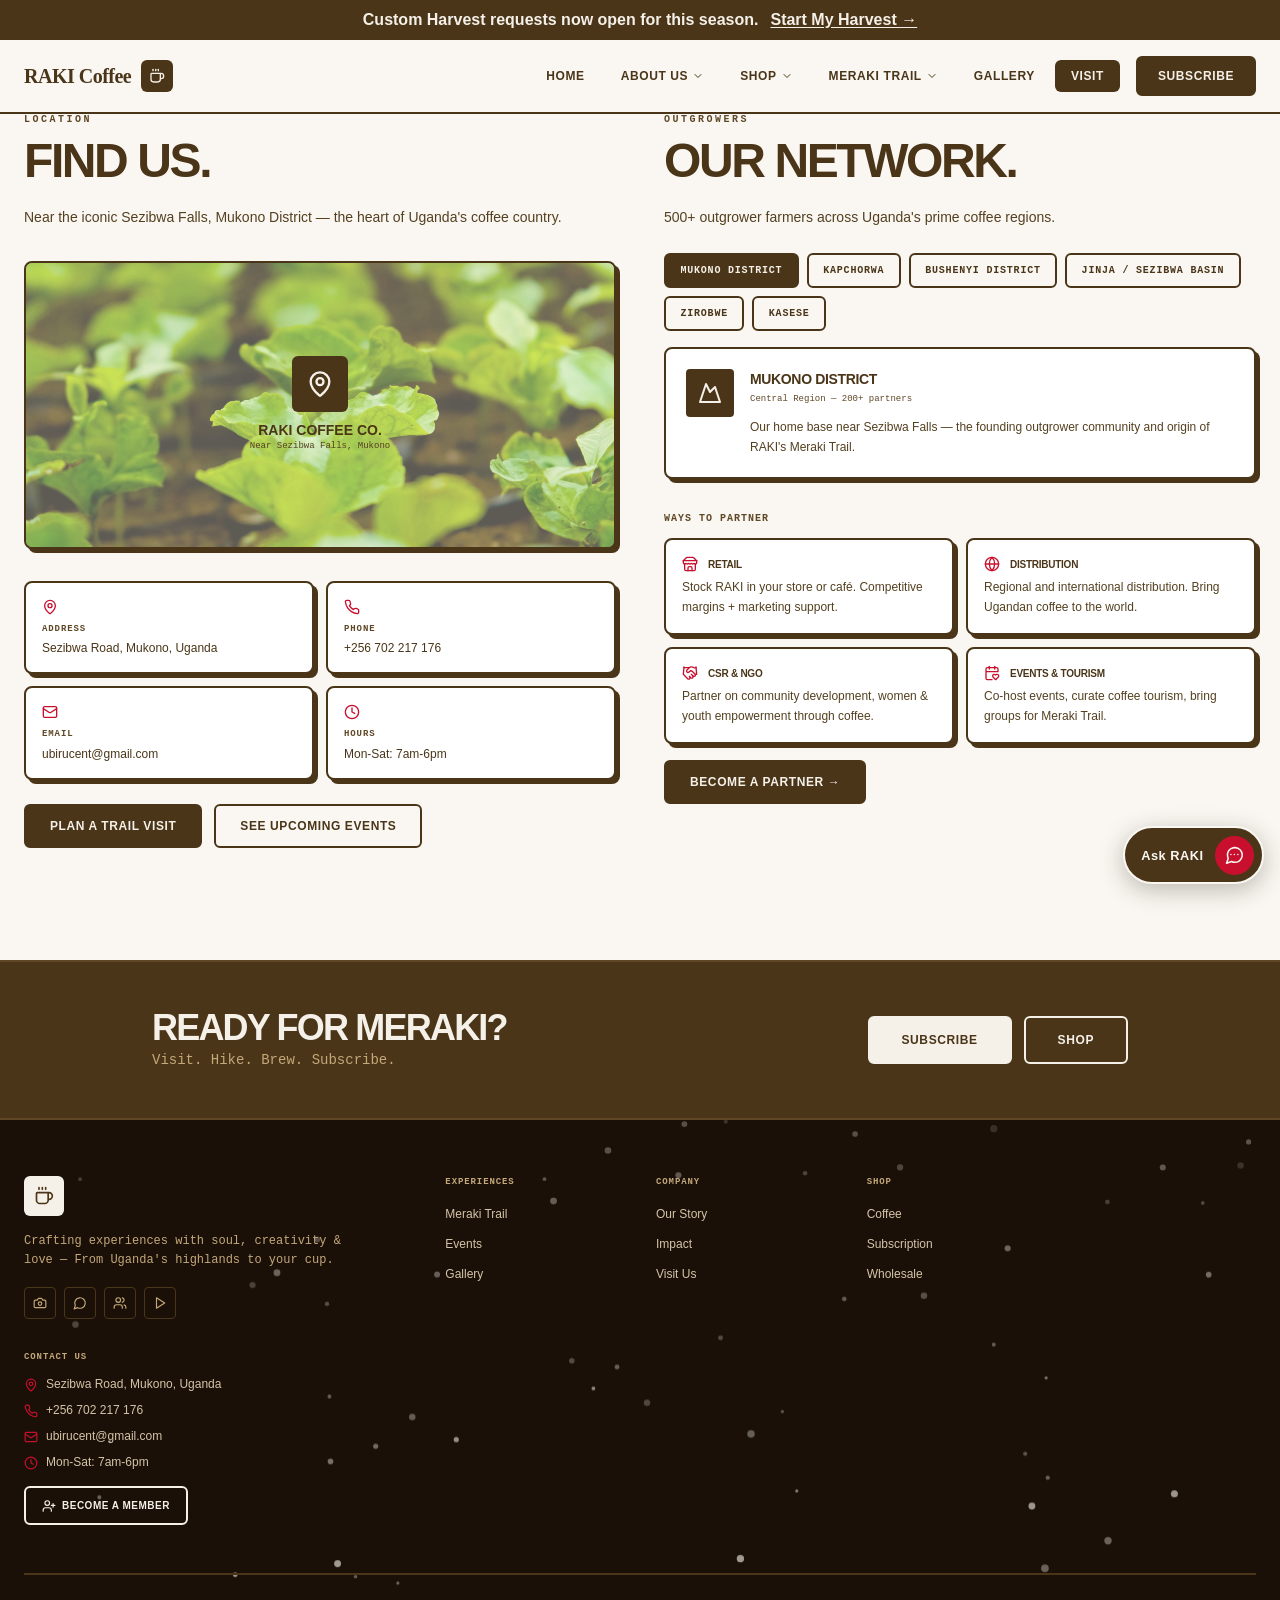
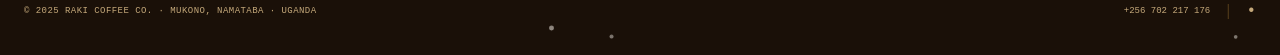
<file: Visit Us — RAKI Coffee Co..html>
<!DOCTYPE html>
<!-- saved from url=(0027)./Visit%20Us%20%E2%80%94%20RAKI%20Coffee%20Co..html -->
<html lang="en" class="scroll-smooth overflow-x-hidden" style="--header-h: 113px;"><head><meta http-equiv="Content-Type" content="text/html; charset=UTF-8">
    
    <meta name="viewport" content="width=device-width, initial-scale=1.0">
    <meta name="csrf-token" content="4722b204cffae035ea14ea6339bcb9c7837bca5b80c71c5cc3071b49255bc951">
    
    
    
    <title>Visit Us — RAKI Coffee Co.</title>
    <meta name="description" content="Near the iconic Sezibwa Falls, Mukono District — the heart of Uganda's coffee country.">
    <link rel="canonical" href="https://raki.coffee/visit">

    <meta property="og:type" content="website">
    <meta property="og:title" content="Visit Us — RAKI Coffee Co.">
    <meta property="og:description" content="Near the iconic Sezibwa Falls, Mukono District — the heart of Uganda's coffee country.">
    <meta property="og:url" content="https://raki.coffee/visit">
    
    <meta name="twitter:card" content="summary_large_image">
    <meta name="twitter:title" content="Visit Us — RAKI Coffee Co.">
    <meta name="twitter:description" content="Near the iconic Sezibwa Falls, Mukono District — the heart of Uganda's coffee country.">
    
    

    <link rel="preconnect" href="https://fonts.googleapis.com/">
    <link rel="preconnect" href="https://fonts.gstatic.com/" crossorigin="">
    <link rel="stylesheet" href="./Visit Us — RAKI Coffee Co._files/tailwind.css">
    <style>
        :root {
            --theme-bark-700: #4A3518;
            --theme-bark-600: #4A3518;
            --theme-bark-400: #5F4726;
            --theme-sand: #F5F0E8;
            --theme-cream: #FAF7F2;
            --theme-color-text-muted: #544020;
            --theme-accent-red: #C8102E;
        }
    </style>
    <link href="./Visit Us — RAKI Coffee Co._files/css2" rel="stylesheet">
    <link rel="stylesheet" href="./Visit Us — RAKI Coffee Co._files/styles.css">
    <link rel="stylesheet" href="./css/chat-widget.css">
    <script type="application/ld+json">
    {
        "@context": "https://schema.org",
        "@type": "LocalBusiness",
        "name": "RAKI Coffee Co.",
        "description": "Uganda's single-origin specialty coffee — impact coffee, ethically sourced, with full farm-to-cup traceability. Shop coffee, book a Meraki Trail experience, or request a Custom Harvest.",
        "url": "https://raki.coffee",
        "telephone": "+256 702 217 176",
        "email": "ubirucent@gmail.com",
        "address": { "@type": "PostalAddress", "streetAddress": "Sezibwa Road, Mukono, Uganda", "addressLocality": "Mukono, Uganda", "addressCountry": "UG" }
    }
    </script>
    
    
    
</head>
<body class="bg-cream text-bark-700 antialiased overflow-x-hidden">
    
    <script>
        window.RAKI_VISITOR_ID = 1;
        window.SITE_WHATSAPP = "256702217176";
    </script>

    <script>
        window.RAKI_VISITOR_ID = 1;
        window.SITE_WHATSAPP = "256702217176";
    </script>
        <!-- NAVIGATION -->
    <a href="#main-content" class="skip-link">Skip to content</a>
    
    <div id="site-header-sticky" class="fixed top-0 left-0 right-0 z-50">
        
<div id="promo-banner" class="bg-bark-700 text-sand">
    <div class="max-w-7xl mx-auto px-6 py-2 flex items-center justify-center gap-3 text-center">
        <span class="text-sm md:text-base font-bold">Custom Harvest requests now open for this season.</span>
        
            <a href="./index.html#custom-harvest" class="promo-arrow-bounce text-sm md:text-base font-bold underline underline-offset-2 whitespace-nowrap hover:no-underline inline-flex items-center gap-1">Start My Harvest →</a>
        
    </div>
</div>


        <nav id="navbar" class="relative bg-cream border-b-2 border-bark-700">
            <div class="max-w-7xl mx-auto px-6 py-4 flex justify-between items-center">
                <a href="./index.html" class="flex items-center gap-2.5">
                    
                        <span class="font-display font-bold text-lg md:text-xl tracking-tight text-bark-700 leading-none whitespace-nowrap">RAKI Coffee</span>
                        <div style="height: 32px; width: 32px;" class="bg-bark-700 rounded-md flex items-center justify-center shrink-0">
                            <svg xmlns="http://www.w3.org/2000/svg" width="24" height="24" viewBox="0 0 24 24" fill="none" stroke="currentColor" stroke-width="2" stroke-linecap="round" stroke-linejoin="round" data-lucide="coffee" strokeWidth="1.5" class="lucide lucide-coffee w-4 h-4 text-sand"><path d="M10 2v2"></path><path d="M14 2v2"></path><path d="M16 8a1 1 0 0 1 1 1v8a4 4 0 0 1-4 4H7a4 4 0 0 1-4-4V9a1 1 0 0 1 1-1h14a4 4 0 1 1 0 8h-1"></path><path d="M6 2v2"></path></svg>
                        </div>
                    
                </a>

                <div class="hidden md:flex items-center gap-1">
                    
                        
                        
                        
                        
                            <a href="./index.html" class="nav-link px-4 py-2 text-xs font-bold uppercase tracking-wider rounded-md transition-colors text-bark-600 hover:bg-bark-700 hover:text-sand">Home</a>
                        
                    
                        
                        
                        
                        
                            <div class="nav-dropdown relative">
                                <a href="./About%20Us%20%E2%80%94%20RAKI%20Coffee%20Co..html" class="nav-link nav-dropdown-trigger inline-flex items-center gap-1 px-4 py-2 text-xs font-bold uppercase tracking-wider rounded-md transition-colors text-bark-600 hover:bg-bark-700 hover:text-sand" aria-haspopup="true" aria-expanded="false">
                                    About Us
                                    <svg xmlns="http://www.w3.org/2000/svg" width="24" height="24" viewBox="0 0 24 24" fill="none" stroke="currentColor" stroke-width="2" stroke-linecap="round" stroke-linejoin="round" data-lucide="chevron-down" strokeWidth="1.5" class="lucide lucide-chevron-down w-3 h-3 nav-dropdown-chevron"><path d="m6 9 6 6 6-6"></path></svg>
                                </a>
                                <div class="nav-dropdown-menu">
                                    
                                        <a href="./About%20Us%20%E2%80%94%20RAKI%20Coffee%20Co..html#story" class="nav-dropdown-item">Our Story</a>
                                    
                                        <a href="./About%20Us%20%E2%80%94%20RAKI%20Coffee%20Co..html#profile" class="nav-dropdown-item">About RAKI</a>
                                    
                                        <a href="./About%20Us%20%E2%80%94%20RAKI%20Coffee%20Co..html#board" class="nav-dropdown-item">Board of Directors</a>
                                    
                                        <a href="./About%20Us%20%E2%80%94%20RAKI%20Coffee%20Co..html#community" class="nav-dropdown-item">Community Impact</a>
                                    
                                        <a href="./About%20Us%20%E2%80%94%20RAKI%20Coffee%20Co..html#network" class="nav-dropdown-item">Our Network</a>
                                    
                                </div>
                            </div>
                        
                    
                        
                        
                        
                        
                            <div class="nav-dropdown relative">
                                <a href="./Shop%20%26%20Subscribe%20%E2%80%94%20RAKI%20Coffee%20Co..html" class="nav-link nav-dropdown-trigger inline-flex items-center gap-1 px-4 py-2 text-xs font-bold uppercase tracking-wider rounded-md transition-colors text-bark-600 hover:bg-bark-700 hover:text-sand" aria-haspopup="true" aria-expanded="false">
                                    Shop
                                    <svg xmlns="http://www.w3.org/2000/svg" width="24" height="24" viewBox="0 0 24 24" fill="none" stroke="currentColor" stroke-width="2" stroke-linecap="round" stroke-linejoin="round" data-lucide="chevron-down" strokeWidth="1.5" class="lucide lucide-chevron-down w-3 h-3 nav-dropdown-chevron"><path d="m6 9 6 6 6-6"></path></svg>
                                </a>
                                <div class="nav-dropdown-menu">
                                    
                                        <a href="./Shop%20%26%20Subscribe%20%E2%80%94%20RAKI%20Coffee%20Co..html#buy" class="nav-dropdown-item">Shop</a>
                                    
                                        <a href="./Shop%20%26%20Subscribe%20%E2%80%94%20RAKI%20Coffee%20Co..html#subscribe" class="nav-dropdown-item">Subscribe</a>
                                    
                                </div>
                            </div>
                        
                    
                        
                        
                        
                        
                            <div class="nav-dropdown relative">
                                <a href="./Meraki%20Trail%20%E2%80%94%20Book%20an%20Experience%20%E2%80%94%20RAKI%20Coffee%20Co..html" class="nav-link nav-dropdown-trigger inline-flex items-center gap-1 px-4 py-2 text-xs font-bold uppercase tracking-wider rounded-md transition-colors text-bark-600 hover:bg-bark-700 hover:text-sand" aria-haspopup="true" aria-expanded="false">
                                    Meraki Trail
                                    <svg xmlns="http://www.w3.org/2000/svg" width="24" height="24" viewBox="0 0 24 24" fill="none" stroke="currentColor" stroke-width="2" stroke-linecap="round" stroke-linejoin="round" data-lucide="chevron-down" strokeWidth="1.5" class="lucide lucide-chevron-down w-3 h-3 nav-dropdown-chevron"><path d="m6 9 6 6 6-6"></path></svg>
                                </a>
                                <div class="nav-dropdown-menu">
                                    
                                        <a href="./Meraki%20Trail%20%E2%80%94%20Book%20an%20Experience%20%E2%80%94%20RAKI%20Coffee%20Co..html#meraki" class="nav-dropdown-item">Trail Levels</a>
                                    
                                        <a href="./Meraki%20Trail%20%E2%80%94%20Book%20an%20Experience%20%E2%80%94%20RAKI%20Coffee%20Co..html#reviews" class="nav-dropdown-item">Reviews</a>
                                    
                                        <a href="./Meraki%20Trail%20%E2%80%94%20Book%20an%20Experience%20%E2%80%94%20RAKI%20Coffee%20Co..html#events" class="nav-dropdown-item">Events</a>
                                    
                                        <a href="./Meraki%20Trail%20%E2%80%94%20Book%20an%20Experience%20%E2%80%94%20RAKI%20Coffee%20Co..html#faq" class="nav-dropdown-item">FAQ</a>
                                    
                                </div>
                            </div>
                        
                    
                        
                        
                        
                        
                            <a href="./index.html#gallery" class="nav-link px-4 py-2 text-xs font-bold uppercase tracking-wider rounded-md transition-colors text-bark-600 hover:bg-bark-700 hover:text-sand">Gallery</a>
                        
                    
                        
                        
                        
                        
                            <a href="./Visit%20Us%20%E2%80%94%20RAKI%20Coffee%20Co..html" class="nav-link px-4 py-2 text-xs font-bold uppercase tracking-wider rounded-md transition-colors nav-link-active">Visit</a>
                        
                    
                    
                    
                        <a href="./Shop%20%26%20Subscribe%20%E2%80%94%20RAKI%20Coffee%20Co..html#subscribe" class="ml-3 bg-bark-700 text-sand text-xs font-bold uppercase tracking-wider px-5 py-2.5 hover:bg-bark-800 rounded-md transition-colors border-2 border-bark-700">Subscribe</a>
                    
                </div>

                <button id="mobile-toggle" class="md:hidden w-10 h-10 bg-bark-700 rounded-md flex items-center justify-center" aria-expanded="false" aria-controls="mobile-menu" aria-label="Open menu">
                    <svg xmlns="http://www.w3.org/2000/svg" width="24" height="24" viewBox="0 0 24 24" fill="none" stroke="currentColor" stroke-width="2" stroke-linecap="round" stroke-linejoin="round" data-lucide="menu" strokeWidth="1.5" class="lucide lucide-menu w-5 h-5 text-sand mobile-menu-open-icon"><line x1="4" x2="20" y1="12" y2="12"></line><line x1="4" x2="20" y1="6" y2="6"></line><line x1="4" x2="20" y1="18" y2="18"></line></svg>
                    <svg xmlns="http://www.w3.org/2000/svg" width="24" height="24" viewBox="0 0 24 24" fill="none" stroke="currentColor" stroke-width="2" stroke-linecap="round" stroke-linejoin="round" data-lucide="x" strokeWidth="1.5" class="lucide lucide-x w-5 h-5 text-sand mobile-menu-close-icon hidden"><path d="M18 6 6 18"></path><path d="m6 6 12 12"></path></svg>
                </button>
            </div>

            <div id="mobile-menu" class="hidden md:hidden bg-bark-700 border-t-2 border-bark-800 overflow-y-auto">
                <div class="px-6 py-4 flex flex-col gap-0">
                    
                        
                        
                        
                            <a href="./index.html" class="mobile-link py-3 text-sm font-bold uppercase tracking-wider text-sand border-b border-bark-600">Home</a>
                        
                    
                        
                        
                        
                            <div class="mobile-accordion border-b border-bark-600">
                                <button type="button" class="mobile-accordion-trigger w-full flex items-center justify-between py-3 text-sm font-bold uppercase tracking-wider text-sand" aria-expanded="false">
                                    About Us
                                    <svg xmlns="http://www.w3.org/2000/svg" width="24" height="24" viewBox="0 0 24 24" fill="none" stroke="currentColor" stroke-width="2" stroke-linecap="round" stroke-linejoin="round" data-lucide="chevron-down" strokeWidth="1.5" class="lucide lucide-chevron-down w-4 h-4 mobile-accordion-icon transition-transform"><path d="m6 9 6 6 6-6"></path></svg>
                                </button>
                                <div class="mobile-accordion-panel hidden pb-2">
                                    <a href="./About%20Us%20%E2%80%94%20RAKI%20Coffee%20Co..html" class="mobile-link block py-2 pl-4 text-xs font-mono uppercase tracking-wider text-bark-300">All About Us</a>
                                    
                                        <a href="./About%20Us%20%E2%80%94%20RAKI%20Coffee%20Co..html#story" class="mobile-link block py-2 pl-4 text-xs font-mono uppercase tracking-wider text-bark-300">Our Story</a>
                                    
                                        <a href="./About%20Us%20%E2%80%94%20RAKI%20Coffee%20Co..html#profile" class="mobile-link block py-2 pl-4 text-xs font-mono uppercase tracking-wider text-bark-300">About RAKI</a>
                                    
                                        <a href="./About%20Us%20%E2%80%94%20RAKI%20Coffee%20Co..html#board" class="mobile-link block py-2 pl-4 text-xs font-mono uppercase tracking-wider text-bark-300">Board of Directors</a>
                                    
                                        <a href="./About%20Us%20%E2%80%94%20RAKI%20Coffee%20Co..html#community" class="mobile-link block py-2 pl-4 text-xs font-mono uppercase tracking-wider text-bark-300">Community Impact</a>
                                    
                                        <a href="./About%20Us%20%E2%80%94%20RAKI%20Coffee%20Co..html#network" class="mobile-link block py-2 pl-4 text-xs font-mono uppercase tracking-wider text-bark-300">Our Network</a>
                                    
                                </div>
                            </div>
                        
                    
                        
                        
                        
                            <div class="mobile-accordion border-b border-bark-600">
                                <button type="button" class="mobile-accordion-trigger w-full flex items-center justify-between py-3 text-sm font-bold uppercase tracking-wider text-sand" aria-expanded="false">
                                    Shop
                                    <svg xmlns="http://www.w3.org/2000/svg" width="24" height="24" viewBox="0 0 24 24" fill="none" stroke="currentColor" stroke-width="2" stroke-linecap="round" stroke-linejoin="round" data-lucide="chevron-down" strokeWidth="1.5" class="lucide lucide-chevron-down w-4 h-4 mobile-accordion-icon transition-transform"><path d="m6 9 6 6 6-6"></path></svg>
                                </button>
                                <div class="mobile-accordion-panel hidden pb-2">
                                    <a href="./Shop%20%26%20Subscribe%20%E2%80%94%20RAKI%20Coffee%20Co..html" class="mobile-link block py-2 pl-4 text-xs font-mono uppercase tracking-wider text-bark-300">All Shop</a>
                                    
                                        <a href="./Shop%20%26%20Subscribe%20%E2%80%94%20RAKI%20Coffee%20Co..html#buy" class="mobile-link block py-2 pl-4 text-xs font-mono uppercase tracking-wider text-bark-300">Shop</a>
                                    
                                        <a href="./Shop%20%26%20Subscribe%20%E2%80%94%20RAKI%20Coffee%20Co..html#subscribe" class="mobile-link block py-2 pl-4 text-xs font-mono uppercase tracking-wider text-bark-300">Subscribe</a>
                                    
                                </div>
                            </div>
                        
                    
                        
                        
                        
                            <div class="mobile-accordion border-b border-bark-600">
                                <button type="button" class="mobile-accordion-trigger w-full flex items-center justify-between py-3 text-sm font-bold uppercase tracking-wider text-sand" aria-expanded="false">
                                    Meraki Trail
                                    <svg xmlns="http://www.w3.org/2000/svg" width="24" height="24" viewBox="0 0 24 24" fill="none" stroke="currentColor" stroke-width="2" stroke-linecap="round" stroke-linejoin="round" data-lucide="chevron-down" strokeWidth="1.5" class="lucide lucide-chevron-down w-4 h-4 mobile-accordion-icon transition-transform"><path d="m6 9 6 6 6-6"></path></svg>
                                </button>
                                <div class="mobile-accordion-panel hidden pb-2">
                                    <a href="./Meraki%20Trail%20%E2%80%94%20Book%20an%20Experience%20%E2%80%94%20RAKI%20Coffee%20Co..html" class="mobile-link block py-2 pl-4 text-xs font-mono uppercase tracking-wider text-bark-300">All Meraki Trail</a>
                                    
                                        <a href="./Meraki%20Trail%20%E2%80%94%20Book%20an%20Experience%20%E2%80%94%20RAKI%20Coffee%20Co..html#meraki" class="mobile-link block py-2 pl-4 text-xs font-mono uppercase tracking-wider text-bark-300">Trail Levels</a>
                                    
                                        <a href="./Meraki%20Trail%20%E2%80%94%20Book%20an%20Experience%20%E2%80%94%20RAKI%20Coffee%20Co..html#reviews" class="mobile-link block py-2 pl-4 text-xs font-mono uppercase tracking-wider text-bark-300">Reviews</a>
                                    
                                        <a href="./Meraki%20Trail%20%E2%80%94%20Book%20an%20Experience%20%E2%80%94%20RAKI%20Coffee%20Co..html#events" class="mobile-link block py-2 pl-4 text-xs font-mono uppercase tracking-wider text-bark-300">Events</a>
                                    
                                        <a href="./Meraki%20Trail%20%E2%80%94%20Book%20an%20Experience%20%E2%80%94%20RAKI%20Coffee%20Co..html#faq" class="mobile-link block py-2 pl-4 text-xs font-mono uppercase tracking-wider text-bark-300">FAQ</a>
                                    
                                </div>
                            </div>
                        
                    
                        
                        
                        
                            <a href="./index.html#gallery" class="mobile-link py-3 text-sm font-bold uppercase tracking-wider text-sand border-b border-bark-600">Gallery</a>
                        
                    
                        
                        
                        
                            <a href="./Visit%20Us%20%E2%80%94%20RAKI%20Coffee%20Co..html" class="mobile-link py-3 text-sm font-bold uppercase tracking-wider text-sand border-b border-bark-600">Visit</a>
                        
                    
                        
                        
                        
                            <a href="./Shop%20%26%20Subscribe%20%E2%80%94%20RAKI%20Coffee%20Co..html#subscribe" class="mobile-link py-3 text-sm font-bold uppercase tracking-wider text-sand border-b border-bark-600">Subscribe</a>
                        
                    
                    
                        <a href="./Shop%20%26%20Subscribe%20%E2%80%94%20RAKI%20Coffee%20Co..html#subscribe" class="mt-3 text-center bg-sand text-bark-700 text-sm font-bold uppercase tracking-wider px-6 py-3 rounded-md border-2 border-sand">Subscribe</a>
                    
                </div>
            </div>
        </nav>
    </div>
    <div id="main-content" tabindex="-1"></div>


    <!-- LOCATION -->
    
    <section id="visit" class="pt-32 pb-20 md:pt-40 md:pb-28 bg-cream" style="padding-top: 113px; opacity: 1; transform: translateY(0px); transition: opacity 0.6s, transform 0.6s;">
        <div class="max-w-7xl mx-auto px-6">
            <div class="grid lg:grid-cols-2 gap-12">
                <div>
                    <span class="text-[10px] font-mono font-bold uppercase tracking-[0.25em] text-bark-400 mb-3 block">Location</span>
                    <h2 class="text-4xl md:text-5xl font-black tracking-tighter uppercase leading-[0.9] mb-6">Find Us.</h2>
                    <p class="text-sm text-bark-500 leading-relaxed mb-8">Near the iconic Sezibwa Falls, Mukono District — the heart of Uganda's coffee country.</p>

                    <div class="border-2 border-bark-700 rounded-lg hard-shadow-sm overflow-hidden mb-8 h-72 relative bg-bark-100">
                        <img src="./assets/coffee/Young trees are transplanted into the terraces and shade-grown alongside native trees for the right microclimate..jpg" alt="Coffee plants growing in Uganda's green highlands" class="w-full h-full object-cover opacity-60" loading="lazy" decoding="async">
                        <div class="absolute inset-0 flex items-center justify-center">
                            <div class="text-center">
                                <div class="w-14 h-14 bg-bark-700 rounded-md flex items-center justify-center mx-auto mb-2">
                                    <svg xmlns="http://www.w3.org/2000/svg" width="24" height="24" viewBox="0 0 24 24" fill="none" stroke="currentColor" stroke-width="2" stroke-linecap="round" stroke-linejoin="round" data-lucide="map-pin" strokeWidth="1.5" class="lucide lucide-map-pin w-7 h-7 text-sand"><path d="M20 10c0 4.993-5.539 10.193-7.399 11.799a1 1 0 0 1-1.202 0C9.539 20.193 4 14.993 4 10a8 8 0 0 1 16 0"></path><circle cx="12" cy="10" r="3"></circle></svg>
                                </div>
                                <p class="text-sm font-black uppercase text-bark-700">RAKI Coffee Co.</p>
                                <p class="text-[9px] font-mono text-bark-500">Near Sezibwa Falls, Mukono</p>
                            </div>
                        </div>
                    </div>

                    <div class="grid grid-cols-2 gap-3">
                        <div class="bg-white border-2 border-bark-700 rounded-lg hard-shadow-sm p-4">
                            <svg xmlns="http://www.w3.org/2000/svg" width="24" height="24" viewBox="0 0 24 24" fill="none" stroke="currentColor" stroke-width="2" stroke-linecap="round" stroke-linejoin="round" data-lucide="map-pin" strokeWidth="1.5" class="lucide lucide-map-pin w-4 h-4 text-accent-red mb-2"><path d="M20 10c0 4.993-5.539 10.193-7.399 11.799a1 1 0 0 1-1.202 0C9.539 20.193 4 14.993 4 10a8 8 0 0 1 16 0"></path><circle cx="12" cy="10" r="3"></circle></svg>
                            <p class="text-[9px] font-mono font-bold uppercase tracking-widest text-bark-400 mb-1">Address</p>
                            <p class="text-xs text-bark-600">Sezibwa Road, Mukono, Uganda</p>
                        </div>
                        <div class="bg-white border-2 border-bark-700 rounded-lg hard-shadow-sm p-4">
                            <svg xmlns="http://www.w3.org/2000/svg" width="24" height="24" viewBox="0 0 24 24" fill="none" stroke="currentColor" stroke-width="2" stroke-linecap="round" stroke-linejoin="round" data-lucide="phone" strokeWidth="1.5" class="lucide lucide-phone w-4 h-4 text-accent-red mb-2"><path d="M22 16.92v3a2 2 0 0 1-2.18 2 19.79 19.79 0 0 1-8.63-3.07 19.5 19.5 0 0 1-6-6 19.79 19.79 0 0 1-3.07-8.67A2 2 0 0 1 4.11 2h3a2 2 0 0 1 2 1.72 12.84 12.84 0 0 0 .7 2.81 2 2 0 0 1-.45 2.11L8.09 9.91a16 16 0 0 0 6 6l1.27-1.27a2 2 0 0 1 2.11-.45 12.84 12.84 0 0 0 2.81.7A2 2 0 0 1 22 16.92z"></path></svg>
                            <p class="text-[9px] font-mono font-bold uppercase tracking-widest text-bark-400 mb-1">Phone</p>
                            <p class="text-xs text-bark-600">+256 702 217 176</p>
                        </div>
                        <div class="bg-white border-2 border-bark-700 rounded-lg hard-shadow-sm p-4">
                            <svg xmlns="http://www.w3.org/2000/svg" width="24" height="24" viewBox="0 0 24 24" fill="none" stroke="currentColor" stroke-width="2" stroke-linecap="round" stroke-linejoin="round" data-lucide="mail" strokeWidth="1.5" class="lucide lucide-mail w-4 h-4 text-accent-red mb-2"><rect width="20" height="16" x="2" y="4" rx="2"></rect><path d="m22 7-8.97 5.7a1.94 1.94 0 0 1-2.06 0L2 7"></path></svg>
                            <p class="text-[9px] font-mono font-bold uppercase tracking-widest text-bark-400 mb-1">Email</p>
                            <p class="text-xs text-bark-600">ubirucent@gmail.com</p>
                        </div>
                        <div class="bg-white border-2 border-bark-700 rounded-lg hard-shadow-sm p-4">
                            <svg xmlns="http://www.w3.org/2000/svg" width="24" height="24" viewBox="0 0 24 24" fill="none" stroke="currentColor" stroke-width="2" stroke-linecap="round" stroke-linejoin="round" data-lucide="clock" strokeWidth="1.5" class="lucide lucide-clock w-4 h-4 text-accent-red mb-2"><circle cx="12" cy="12" r="10"></circle><polyline points="12 6 12 12 16 14"></polyline></svg>
                            <p class="text-[9px] font-mono font-bold uppercase tracking-widest text-bark-400 mb-1">Hours</p>
                            <p class="text-xs text-bark-600">Mon-Sat: 7am-6pm</p>
                        </div>
                    </div>

                    <div class="mt-6 flex flex-wrap gap-3">
                        <a href="./Meraki%20Trail%20%E2%80%94%20Book%20an%20Experience%20%E2%80%94%20RAKI%20Coffee%20Co..html" class="bg-bark-700 text-sand font-bold text-xs uppercase tracking-wider px-6 py-3 rounded-md border-2 border-bark-700 hover:bg-transparent hover:text-bark-700 transition-colors">Plan a Trail Visit</a>
                        <a href="./Meraki%20Trail%20%E2%80%94%20Book%20an%20Experience%20%E2%80%94%20RAKI%20Coffee%20Co..html#events" class="bg-transparent text-bark-700 font-bold text-xs uppercase tracking-wider px-6 py-3 rounded-md border-2 border-bark-700 hover:bg-bark-700 hover:text-sand transition-colors">See Upcoming Events</a>
                    </div>
                </div>

                <div>
                    <span class="text-[10px] font-mono font-bold uppercase tracking-[0.25em] text-bark-400 mb-3 block">Outgrowers</span>
                    <h2 class="text-4xl md:text-5xl font-black tracking-tighter uppercase leading-[0.9] mb-6">Our Network.</h2>
                    <p class="text-sm text-bark-500 leading-relaxed mb-6">500+ outgrower farmers across Uganda's prime coffee regions.</p>

                    <div class="outgrower-tabs" data-tabs="">
                        <div class="outgrower-tab-list tab-list" role="tablist">
                            
                                <button type="button" class="tab-btn active" role="tab" aria-selected="true" tabindex="0" data-tab-index="0">Mukono District</button>
                            
                                <button type="button" class="tab-btn " role="tab" aria-selected="false" tabindex="-1" data-tab-index="1">Kapchorwa</button>
                            
                                <button type="button" class="tab-btn " role="tab" aria-selected="false" tabindex="-1" data-tab-index="2">Bushenyi District</button>
                            
                                <button type="button" class="tab-btn " role="tab" aria-selected="false" tabindex="-1" data-tab-index="3">Jinja / Sezibwa Basin</button>
                            
                                <button type="button" class="tab-btn " role="tab" aria-selected="false" tabindex="-1" data-tab-index="4">Zirobwe</button>
                            
                                <button type="button" class="tab-btn " role="tab" aria-selected="false" tabindex="-1" data-tab-index="5">Kasese</button>
                            
                        </div>
                        <div class="tab-panels">
                            
                                <div class="tab-panel active" role="tabpanel" data-tab-panel="0">
                                    <div class="flex items-start gap-4 bg-white border-2 border-bark-700 rounded-lg hard-shadow-sm p-5">
                                        <div class="w-12 h-12 bg-bark-700 rounded flex items-center justify-center flex-shrink-0">
                                            <svg xmlns="http://www.w3.org/2000/svg" width="24" height="24" viewBox="0 0 24 24" fill="none" stroke="currentColor" stroke-width="2" stroke-linecap="round" stroke-linejoin="round" data-lucide="mountain" strokeWidth="1.5" class="lucide lucide-mountain w-6 h-6 text-sand"><path d="m8 3 4 8 5-5 5 15H2L8 3z"></path></svg>
                                        </div>
                                        <div>
                                            <h4 class="font-bold text-sm uppercase tracking-tight mb-1">Mukono District</h4>
                                            <p class="text-[9px] font-mono text-bark-400 mb-3">Central Region — 200+ partners</p>
                                            <p class="text-xs text-bark-500 leading-relaxed">Our home base near Sezibwa Falls — the founding outgrower community and origin of RAKI's Meraki Trail.</p>
                                        </div>
                                    </div>
                                </div>
                            
                                <div class="tab-panel " role="tabpanel" data-tab-panel="1">
                                    <div class="flex items-start gap-4 bg-white border-2 border-bark-700 rounded-lg hard-shadow-sm p-5">
                                        <div class="w-12 h-12 bg-bark-700 rounded flex items-center justify-center flex-shrink-0">
                                            <svg xmlns="http://www.w3.org/2000/svg" width="24" height="24" viewBox="0 0 24 24" fill="none" stroke="currentColor" stroke-width="2" stroke-linecap="round" stroke-linejoin="round" data-lucide="trees" strokeWidth="1.5" class="lucide lucide-trees w-6 h-6 text-sand"><path d="M10 10v.2A3 3 0 0 1 8.9 16H5a3 3 0 0 1-1-5.8V10a3 3 0 0 1 6 0Z"></path><path d="M7 16v6"></path><path d="M13 19v3"></path><path d="M12 19h8.3a1 1 0 0 0 .7-1.7L18 14h.3a1 1 0 0 0 .7-1.7L16 9h.2a1 1 0 0 0 .8-1.7L13 3l-1.4 1.5"></path></svg>
                                        </div>
                                        <div>
                                            <h4 class="font-bold text-sm uppercase tracking-tight mb-1">Kapchorwa, Mt. Elgon</h4>
                                            <p class="text-[9px] font-mono text-bark-400 mb-3">Eastern — High-altitude Arabica, 120+ farmers</p>
                                            <p class="text-xs text-bark-500 leading-relaxed">High-altitude slopes of Mt. Elgon produce bright, complex Arabica — farmers here specialize in washed processing.</p>
                                        </div>
                                    </div>
                                </div>
                            
                                <div class="tab-panel " role="tabpanel" data-tab-panel="2">
                                    <div class="flex items-start gap-4 bg-white border-2 border-bark-700 rounded-lg hard-shadow-sm p-5">
                                        <div class="w-12 h-12 bg-bark-700 rounded flex items-center justify-center flex-shrink-0">
                                            <svg xmlns="http://www.w3.org/2000/svg" width="24" height="24" viewBox="0 0 24 24" fill="none" stroke="currentColor" stroke-width="2" stroke-linecap="round" stroke-linejoin="round" data-lucide="landmark" strokeWidth="1.5" class="lucide lucide-landmark w-6 h-6 text-sand"><line x1="3" x2="21" y1="22" y2="22"></line><line x1="6" x2="6" y1="18" y2="11"></line><line x1="10" x2="10" y1="18" y2="11"></line><line x1="14" x2="14" y1="18" y2="11"></line><line x1="18" x2="18" y1="18" y2="11"></line><polygon points="12 2 20 7 4 7"></polygon></svg>
                                        </div>
                                        <div>
                                            <h4 class="font-bold text-sm uppercase tracking-tight mb-1">Bushenyi District</h4>
                                            <p class="text-[9px] font-mono text-bark-400 mb-3">Western — Robusta specialists, 100+ farmers</p>
                                            <p class="text-xs text-bark-500 leading-relaxed">Western Uganda's Robusta heartland, supplying the bold body behind our Sezibwa River Roast.</p>
                                        </div>
                                    </div>
                                </div>
                            
                                <div class="tab-panel " role="tabpanel" data-tab-panel="3">
                                    <div class="flex items-start gap-4 bg-white border-2 border-bark-700 rounded-lg hard-shadow-sm p-5">
                                        <div class="w-12 h-12 bg-bark-700 rounded flex items-center justify-center flex-shrink-0">
                                            <svg xmlns="http://www.w3.org/2000/svg" width="24" height="24" viewBox="0 0 24 24" fill="none" stroke="currentColor" stroke-width="2" stroke-linecap="round" stroke-linejoin="round" data-lucide="droplets" strokeWidth="1.5" class="lucide lucide-droplets w-6 h-6 text-sand"><path d="M7 16.3c2.2 0 4-1.83 4-4.05 0-1.16-.57-2.26-1.71-3.19S7.29 6.75 7 5.3c-.29 1.45-1.14 2.84-2.29 3.76S3 11.1 3 12.25c0 2.22 1.8 4.05 4 4.05z"></path><path d="M12.56 6.6A10.97 10.97 0 0 0 14 3.02c.5 2.5 2 4.9 4 6.5s3 3.5 3 5.5a6.98 6.98 0 0 1-11.91 4.97"></path></svg>
                                        </div>
                                        <div>
                                            <h4 class="font-bold text-sm uppercase tracking-tight mb-1">Jinja / Sezibwa Basin</h4>
                                            <p class="text-[9px] font-mono text-bark-400 mb-3">Lake Victoria — 80+ farmers, river terraces</p>
                                            <p class="text-xs text-bark-500 leading-relaxed">River-terrace farms along the Sezibwa basin, where coffee and water heritage meet.</p>
                                        </div>
                                    </div>
                                </div>
                            
                                <div class="tab-panel " role="tabpanel" data-tab-panel="4">
                                    <div class="flex items-start gap-4 bg-white border-2 border-bark-700 rounded-lg hard-shadow-sm p-5">
                                        <div class="w-12 h-12 bg-bark-700 rounded flex items-center justify-center flex-shrink-0">
                                            <svg xmlns="http://www.w3.org/2000/svg" width="24" height="24" viewBox="0 0 24 24" fill="none" stroke="currentColor" stroke-width="2" stroke-linecap="round" stroke-linejoin="round" data-lucide="sun" strokeWidth="1.5" class="lucide lucide-sun w-6 h-6 text-sand"><circle cx="12" cy="12" r="4"></circle><path d="M12 2v2"></path><path d="M12 20v2"></path><path d="m4.93 4.93 1.41 1.41"></path><path d="m17.66 17.66 1.41 1.41"></path><path d="M2 12h2"></path><path d="M20 12h2"></path><path d="m6.34 17.66-1.41 1.41"></path><path d="m19.07 4.93-1.41 1.41"></path></svg>
                                        </div>
                                        <div>
                                            <h4 class="font-bold text-sm uppercase tracking-tight mb-1">Zirobwe, Luweero</h4>
                                            <p class="text-[9px] font-mono text-bark-400 mb-3">Central North — 50+ new outgrowers</p>
                                            <p class="text-xs text-bark-500 leading-relaxed">Our newest outgrower community, onboarded through the Farmer Development program.</p>
                                        </div>
                                    </div>
                                </div>
                            
                                <div class="tab-panel " role="tabpanel" data-tab-panel="5">
                                    <div class="flex items-start gap-4 bg-white border-2 border-bark-700 rounded-lg hard-shadow-sm p-5">
                                        <div class="w-12 h-12 bg-bark-700 rounded flex items-center justify-center flex-shrink-0">
                                            <svg xmlns="http://www.w3.org/2000/svg" width="24" height="24" viewBox="0 0 24 24" fill="none" stroke="currentColor" stroke-width="2" stroke-linecap="round" stroke-linejoin="round" data-lucide="mountain-snow" strokeWidth="1.5" class="lucide lucide-mountain-snow w-6 h-6 text-sand"><path d="m8 3 4 8 5-5 5 15H2L8 3z"></path><path d="M4.14 15.08c2.62-1.57 5.24-1.43 7.86.42 2.74 1.94 5.49 2 8.23.19"></path></svg>
                                        </div>
                                        <div>
                                            <h4 class="font-bold text-sm uppercase tracking-tight mb-1">Kasese, Rwenzori</h4>
                                            <p class="text-[9px] font-mono text-bark-400 mb-3">Western Ranges — Rwenzori foothill Arabica, 40+ farmers</p>
                                            <p class="text-xs text-bark-500 leading-relaxed">Our newest partnership in the Rwenzori foothills, expanding RAKI's outgrower network into Uganda's western highlands.</p>
                                        </div>
                                    </div>
                                </div>
                            
                        </div>
                    </div>

                    <div class="mt-8">
                        <p class="text-[10px] font-mono font-bold uppercase tracking-widest text-bark-400 mb-3">Ways to Partner</p>
                        <div class="grid sm:grid-cols-2 gap-3 mb-4">
                            
                                <div class="card-hover bg-white border-2 border-bark-700 rounded-lg hard-shadow-sm p-4">
                                    <div class="flex items-center gap-2.5 mb-1.5">
                                        <svg xmlns="http://www.w3.org/2000/svg" width="24" height="24" viewBox="0 0 24 24" fill="none" stroke="currentColor" stroke-width="2" stroke-linecap="round" stroke-linejoin="round" data-lucide="store" strokeWidth="1.5" class="lucide lucide-store w-4 h-4 text-accent-red flex-shrink-0"><path d="m2 7 4.41-4.41A2 2 0 0 1 7.83 2h8.34a2 2 0 0 1 1.42.59L22 7"></path><path d="M4 12v8a2 2 0 0 0 2 2h12a2 2 0 0 0 2-2v-8"></path><path d="M15 22v-4a2 2 0 0 0-2-2h-2a2 2 0 0 0-2 2v4"></path><path d="M2 7h20"></path><path d="M22 7v3a2 2 0 0 1-2 2a2.7 2.7 0 0 1-1.59-.63.7.7 0 0 0-.82 0A2.7 2.7 0 0 1 16 12a2.7 2.7 0 0 1-1.59-.63.7.7 0 0 0-.82 0A2.7 2.7 0 0 1 12 12a2.7 2.7 0 0 1-1.59-.63.7.7 0 0 0-.82 0A2.7 2.7 0 0 1 8 12a2.7 2.7 0 0 1-1.59-.63.7.7 0 0 0-.82 0A2.7 2.7 0 0 1 4 12a2 2 0 0 1-2-2V7"></path></svg>
                                        <p class="text-[10px] font-bold uppercase tracking-tight">Retail</p>
                                    </div>
                                    <p class="text-xs text-bark-500 leading-relaxed">Stock RAKI in your store or café. Competitive margins + marketing support.</p>
                                </div>
                            
                                <div class="card-hover bg-white border-2 border-bark-700 rounded-lg hard-shadow-sm p-4">
                                    <div class="flex items-center gap-2.5 mb-1.5">
                                        <svg xmlns="http://www.w3.org/2000/svg" width="24" height="24" viewBox="0 0 24 24" fill="none" stroke="currentColor" stroke-width="2" stroke-linecap="round" stroke-linejoin="round" data-lucide="globe" strokeWidth="1.5" class="lucide lucide-globe w-4 h-4 text-accent-red flex-shrink-0"><circle cx="12" cy="12" r="10"></circle><path d="M12 2a14.5 14.5 0 0 0 0 20 14.5 14.5 0 0 0 0-20"></path><path d="M2 12h20"></path></svg>
                                        <p class="text-[10px] font-bold uppercase tracking-tight">Distribution</p>
                                    </div>
                                    <p class="text-xs text-bark-500 leading-relaxed">Regional and international distribution. Bring Ugandan coffee to the world.</p>
                                </div>
                            
                                <div class="card-hover bg-white border-2 border-bark-700 rounded-lg hard-shadow-sm p-4">
                                    <div class="flex items-center gap-2.5 mb-1.5">
                                        <svg xmlns="http://www.w3.org/2000/svg" width="24" height="24" viewBox="0 0 24 24" fill="none" stroke="currentColor" stroke-width="2" stroke-linecap="round" stroke-linejoin="round" data-lucide="handshake" strokeWidth="1.5" class="lucide lucide-handshake w-4 h-4 text-accent-red flex-shrink-0"><path d="m11 17 2 2a1 1 0 1 0 3-3"></path><path d="m14 14 2.5 2.5a1 1 0 1 0 3-3l-3.88-3.88a3 3 0 0 0-4.24 0l-.88.88a1 1 0 1 1-3-3l2.81-2.81a5.79 5.79 0 0 1 7.06-.87l.47.28a2 2 0 0 0 1.42.25L21 4"></path><path d="m21 3 1 11h-2"></path><path d="M3 3 2 14l6.5 6.5a1 1 0 1 0 3-3"></path><path d="M3 4h8"></path></svg>
                                        <p class="text-[10px] font-bold uppercase tracking-tight">CSR &amp; NGO</p>
                                    </div>
                                    <p class="text-xs text-bark-500 leading-relaxed">Partner on community development, women &amp; youth empowerment through coffee.</p>
                                </div>
                            
                                <div class="card-hover bg-white border-2 border-bark-700 rounded-lg hard-shadow-sm p-4">
                                    <div class="flex items-center gap-2.5 mb-1.5">
                                        <svg xmlns="http://www.w3.org/2000/svg" width="24" height="24" viewBox="0 0 24 24" fill="none" stroke="currentColor" stroke-width="2" stroke-linecap="round" stroke-linejoin="round" data-lucide="calendar-heart" strokeWidth="1.5" class="lucide lucide-calendar-heart w-4 h-4 text-accent-red flex-shrink-0"><path d="M3 10h18V6a2 2 0 0 0-2-2H5a2 2 0 0 0-2 2v14a2 2 0 0 0 2 2h7"></path><path d="M8 2v4"></path><path d="M16 2v4"></path><path d="M21.29 14.7a2.43 2.43 0 0 0-2.65-.52c-.3.12-.57.3-.8.53l-.34.34-.35-.34a2.43 2.43 0 0 0-2.65-.53c-.3.12-.56.3-.79.53-.95.94-1 2.53.2 3.74L17.5 22l3.6-3.55c1.2-1.21 1.14-2.8.19-3.74Z"></path></svg>
                                        <p class="text-[10px] font-bold uppercase tracking-tight">Events &amp; Tourism</p>
                                    </div>
                                    <p class="text-xs text-bark-500 leading-relaxed">Co-host events, curate coffee tourism, bring groups for Meraki Trail.</p>
                                </div>
                            
                        </div>
                        <a href="./Shop%20%26%20Subscribe%20%E2%80%94%20RAKI%20Coffee%20Co..html#subscribe" class="bg-bark-700 text-sand font-bold text-xs uppercase tracking-wider px-6 py-3 rounded-md border-2 border-bark-700 hover:bg-transparent hover:text-bark-700 transition-colors inline-block">Become a Partner →</a>
                    </div>
                </div>
            </div>
        </div>
    </section>
    

        <!-- CTA STRIP -->
    
<section class="py-12 bg-bark-700 border-y-2 border-bark-400" style="opacity: 0; transform: translateY(24px); transition: opacity 0.6s, transform 0.6s;">
        <div class="max-w-5xl mx-auto px-6 flex flex-col md:flex-row items-center justify-between gap-6">
            <div>
                <h2 class="text-3xl md:text-4xl font-black tracking-tighter uppercase text-sand leading-none">Ready for Meraki?</h2>
                <p class="text-sm text-bark-300 mt-1 font-mono">Visit. Hike. Brew. Subscribe.</p>
            </div>
            <div class="flex gap-3">
                <a href="./Shop%20%26%20Subscribe%20%E2%80%94%20RAKI%20Coffee%20Co..html#subscribe" onclick="trackEvent('cta_click', { source: 'footer_strip', target: '/shop#subscribe' })" class="bg-sand text-bark-700 font-bold text-xs uppercase tracking-wider px-8 py-3.5 rounded-md border-2 border-sand hover:bg-transparent hover:text-sand transition-colors">Subscribe</a>
                <a href="./Shop%20%26%20Subscribe%20%E2%80%94%20RAKI%20Coffee%20Co..html#buy" onclick="trackEvent('cta_click', { source: 'footer_strip', target: '/shop#buy' })" class="bg-transparent text-sand font-bold text-xs uppercase tracking-wider px-8 py-3.5 rounded-md border-2 border-sand hover:bg-sand hover:text-bark-700 transition-colors">Shop</a>
            </div>
        </div>
    </section>
    

    <!-- FOOTER -->
    <footer class="relative overflow-hidden bg-bark-900 text-bark-300 pt-14 pb-8">
        <canvas class="ambient-canvas absolute inset-0 w-full h-full z-0" aria-hidden="true" width="1521" height="534"></canvas>
        <div class="max-w-7xl mx-auto px-6 relative z-10">
            <div class="grid grid-cols-2 md:grid-cols-6 gap-8 mb-12">
                <div class="col-span-2">
                    <div class="flex items-center gap-3 mb-4">
                        
                            <div style="height: 40px; width: 40px;" class="bg-sand rounded-md flex items-center justify-center">
                                <svg xmlns="http://www.w3.org/2000/svg" width="24" height="24" viewBox="0 0 24 24" fill="none" stroke="currentColor" stroke-width="2" stroke-linecap="round" stroke-linejoin="round" data-lucide="coffee" strokeWidth="1.5" class="lucide lucide-coffee w-5 h-5 text-bark-700"><path d="M10 2v2"></path><path d="M14 2v2"></path><path d="M16 8a1 1 0 0 1 1 1v8a4 4 0 0 1-4 4H7a4 4 0 0 1-4-4V9a1 1 0 0 1 1-1h14a4 4 0 1 1 0 8h-1"></path><path d="M6 2v2"></path></svg>
                            </div>
                        
                    </div>
                    <p class="text-xs text-bark-300 leading-relaxed mb-4 max-w-xs font-mono">Crafting experiences with soul, creativity &amp; love — From Uganda's highlands to your cup.</p>
                    <div class="flex gap-2">
                        <a href="./Visit%20Us%20%E2%80%94%20RAKI%20Coffee%20Co..html#" class="w-8 h-8 border border-bark-600 rounded flex items-center justify-center hover:bg-sand hover:text-bark-700 hover:border-sand transition-colors"><svg xmlns="http://www.w3.org/2000/svg" width="24" height="24" viewBox="0 0 24 24" fill="none" stroke="currentColor" stroke-width="2" stroke-linecap="round" stroke-linejoin="round" data-lucide="camera" strokeWidth="1.5" class="lucide lucide-camera w-3.5 h-3.5"><path d="M14.5 4h-5L7 7H4a2 2 0 0 0-2 2v9a2 2 0 0 0 2 2h16a2 2 0 0 0 2-2V9a2 2 0 0 0-2-2h-3l-2.5-3z"></path><circle cx="12" cy="13" r="3"></circle></svg></a>
                        <a href="./Visit%20Us%20%E2%80%94%20RAKI%20Coffee%20Co..html#" class="w-8 h-8 border border-bark-600 rounded flex items-center justify-center hover:bg-sand hover:text-bark-700 hover:border-sand transition-colors"><svg xmlns="http://www.w3.org/2000/svg" width="24" height="24" viewBox="0 0 24 24" fill="none" stroke="currentColor" stroke-width="2" stroke-linecap="round" stroke-linejoin="round" data-lucide="message-circle" strokeWidth="1.5" class="lucide lucide-message-circle w-3.5 h-3.5"><path d="M7.9 20A9 9 0 1 0 4 16.1L2 22Z"></path></svg></a>
                        <a href="./Visit%20Us%20%E2%80%94%20RAKI%20Coffee%20Co..html#" class="w-8 h-8 border border-bark-600 rounded flex items-center justify-center hover:bg-sand hover:text-bark-700 hover:border-sand transition-colors"><svg xmlns="http://www.w3.org/2000/svg" width="24" height="24" viewBox="0 0 24 24" fill="none" stroke="currentColor" stroke-width="2" stroke-linecap="round" stroke-linejoin="round" data-lucide="users" strokeWidth="1.5" class="lucide lucide-users w-3.5 h-3.5"><path d="M16 21v-2a4 4 0 0 0-4-4H6a4 4 0 0 0-4 4v2"></path><circle cx="9" cy="7" r="4"></circle><path d="M22 21v-2a4 4 0 0 0-3-3.87"></path><path d="M16 3.13a4 4 0 0 1 0 7.75"></path></svg></a>
                        <a href="./Visit%20Us%20%E2%80%94%20RAKI%20Coffee%20Co..html#" class="w-8 h-8 border border-bark-600 rounded flex items-center justify-center hover:bg-sand hover:text-bark-700 hover:border-sand transition-colors"><svg xmlns="http://www.w3.org/2000/svg" width="24" height="24" viewBox="0 0 24 24" fill="none" stroke="currentColor" stroke-width="2" stroke-linecap="round" stroke-linejoin="round" data-lucide="play" strokeWidth="1.5" class="lucide lucide-play w-3.5 h-3.5"><polygon points="6 3 20 12 6 21 6 3"></polygon></svg></a>
                    </div>
                </div>

                
                    <div>
                        <h4 class="text-[9px] font-mono font-bold uppercase tracking-widest text-bark-300 mb-3">Experiences</h4>
                        <ul class="space-y-1.5">
                            
                                <li><a href="./Meraki%20Trail%20%E2%80%94%20Book%20an%20Experience%20%E2%80%94%20RAKI%20Coffee%20Co..html" class="text-xs text-bark-200 hover:text-sand transition-colors">Meraki Trail</a></li>
                            
                                <li><a href="./Meraki%20Trail%20%E2%80%94%20Book%20an%20Experience%20%E2%80%94%20RAKI%20Coffee%20Co..html#events" class="text-xs text-bark-200 hover:text-sand transition-colors">Events</a></li>
                            
                                <li><a href="./index.html#gallery" class="text-xs text-bark-200 hover:text-sand transition-colors">Gallery</a></li>
                            
                        </ul>
                    </div>
                
                    <div>
                        <h4 class="text-[9px] font-mono font-bold uppercase tracking-widest text-bark-300 mb-3">Company</h4>
                        <ul class="space-y-1.5">
                            
                                <li><a href="./About%20Us%20%E2%80%94%20RAKI%20Coffee%20Co..html#story" class="text-xs text-bark-200 hover:text-sand transition-colors">Our Story</a></li>
                            
                                <li><a href="./About%20Us%20%E2%80%94%20RAKI%20Coffee%20Co..html#community" class="text-xs text-bark-200 hover:text-sand transition-colors">Impact</a></li>
                            
                                <li><a href="./Visit%20Us%20%E2%80%94%20RAKI%20Coffee%20Co..html" class="text-xs text-bark-200 hover:text-sand transition-colors">Visit Us</a></li>
                            
                        </ul>
                    </div>
                
                    <div>
                        <h4 class="text-[9px] font-mono font-bold uppercase tracking-widest text-bark-300 mb-3">Shop</h4>
                        <ul class="space-y-1.5">
                            
                                <li><a href="./Shop%20%26%20Subscribe%20%E2%80%94%20RAKI%20Coffee%20Co..html#buy" class="text-xs text-bark-200 hover:text-sand transition-colors">Coffee</a></li>
                            
                                <li><a href="./Shop%20%26%20Subscribe%20%E2%80%94%20RAKI%20Coffee%20Co..html#subscribe" class="text-xs text-bark-200 hover:text-sand transition-colors">Subscription</a></li>
                            
                                <li><a href="mailto:ubirucent@gmail.com?subject=Wholesale%20Enquiry" class="text-xs text-bark-200 hover:text-sand transition-colors">Wholesale</a></li>
                            
                        </ul>
                    </div>
                

                <div class="col-span-2 md:col-span-2">
                    <h4 class="text-[9px] font-mono font-bold uppercase tracking-widest text-bark-300 mb-3">Contact Us</h4>
                    <ul class="space-y-2.5 mb-4">
                        <li class="flex items-start gap-2">
                            <svg xmlns="http://www.w3.org/2000/svg" width="24" height="24" viewBox="0 0 24 24" fill="none" stroke="currentColor" stroke-width="2" stroke-linecap="round" stroke-linejoin="round" data-lucide="map-pin" strokeWidth="1.5" class="lucide lucide-map-pin w-3.5 h-3.5 text-accent-red flex-shrink-0 mt-0.5"><path d="M20 10c0 4.993-5.539 10.193-7.399 11.799a1 1 0 0 1-1.202 0C9.539 20.193 4 14.993 4 10a8 8 0 0 1 16 0"></path><circle cx="12" cy="10" r="3"></circle></svg>
                            <span class="text-xs text-bark-200">Sezibwa Road, Mukono, Uganda</span>
                        </li>
                        <li class="flex items-start gap-2">
                            <svg xmlns="http://www.w3.org/2000/svg" width="24" height="24" viewBox="0 0 24 24" fill="none" stroke="currentColor" stroke-width="2" stroke-linecap="round" stroke-linejoin="round" data-lucide="phone" strokeWidth="1.5" class="lucide lucide-phone w-3.5 h-3.5 text-accent-red flex-shrink-0 mt-0.5"><path d="M22 16.92v3a2 2 0 0 1-2.18 2 19.79 19.79 0 0 1-8.63-3.07 19.5 19.5 0 0 1-6-6 19.79 19.79 0 0 1-3.07-8.67A2 2 0 0 1 4.11 2h3a2 2 0 0 1 2 1.72 12.84 12.84 0 0 0 .7 2.81 2 2 0 0 1-.45 2.11L8.09 9.91a16 16 0 0 0 6 6l1.27-1.27a2 2 0 0 1 2.11-.45 12.84 12.84 0 0 0 2.81.7A2 2 0 0 1 22 16.92z"></path></svg>
                            <span class="text-xs text-bark-200">+256 702 217 176</span>
                        </li>
                        <li class="flex items-start gap-2">
                            <svg xmlns="http://www.w3.org/2000/svg" width="24" height="24" viewBox="0 0 24 24" fill="none" stroke="currentColor" stroke-width="2" stroke-linecap="round" stroke-linejoin="round" data-lucide="mail" strokeWidth="1.5" class="lucide lucide-mail w-3.5 h-3.5 text-accent-red flex-shrink-0 mt-0.5"><rect width="20" height="16" x="2" y="4" rx="2"></rect><path d="m22 7-8.97 5.7a1.94 1.94 0 0 1-2.06 0L2 7"></path></svg>
                            <span class="text-xs text-bark-200">ubirucent@gmail.com</span>
                        </li>
                        <li class="flex items-start gap-2">
                            <svg xmlns="http://www.w3.org/2000/svg" width="24" height="24" viewBox="0 0 24 24" fill="none" stroke="currentColor" stroke-width="2" stroke-linecap="round" stroke-linejoin="round" data-lucide="clock" strokeWidth="1.5" class="lucide lucide-clock w-3.5 h-3.5 text-accent-red flex-shrink-0 mt-0.5"><circle cx="12" cy="12" r="10"></circle><polyline points="12 6 12 12 16 14"></polyline></svg>
                            <span class="text-xs text-bark-200">Mon-Sat: 7am-6pm</span>
                        </li>
                    </ul>
                    <a href="./Shop%20%26%20Subscribe%20%E2%80%94%20RAKI%20Coffee%20Co..html#subscribe" class="inline-flex items-center justify-center gap-1.5 border-2 border-sand text-sand text-[10px] font-bold uppercase tracking-wider px-4 py-2.5 rounded-md hover:bg-sand hover:text-bark-700 transition-colors">
                        <svg xmlns="http://www.w3.org/2000/svg" width="24" height="24" viewBox="0 0 24 24" fill="none" stroke="currentColor" stroke-width="2" stroke-linecap="round" stroke-linejoin="round" data-lucide="user-plus" strokeWidth="1.5" class="lucide lucide-user-plus w-3.5 h-3.5"><path d="M16 21v-2a4 4 0 0 0-4-4H6a4 4 0 0 0-4 4v2"></path><circle cx="9" cy="7" r="4"></circle><line x1="19" x2="19" y1="8" y2="14"></line><line x1="22" x2="16" y1="11" y2="11"></line></svg> Become a Member
                    </a>
                </div>
            </div>

            <div class="border-t-2 border-bark-700 pt-6 flex flex-col md:flex-row justify-between items-center gap-4">
                <p class="text-[9px] font-mono text-bark-300 uppercase tracking-wider">© 2025 RAKI Coffee Co. · Mukono, Namataba · Uganda</p>
                <div class="flex items-center gap-4">
                    <p class="text-[9px] font-mono text-bark-300">+256 702 217 176</p>
                    <span class="text-bark-700">|</span>
                    <button id="admin-triple" onclick="adminTripleClick()" class="text-[11px] font-mono text-bark-300 opacity-50 hover:opacity-100 transition-opacity cursor-default select-none" title="•">
                        •
                    </button>
                </div>
            </div>
        </div>
    </footer>

        <!-- TOAST -->
    <div id="toast" class="fixed bottom-6 left-6 z-50 transform translate-y-20 opacity-0 transition-all duration-200 pointer-events-none">
        <div class="bg-bark-700 text-sand px-6 py-4 border-2 border-bark-600 rounded-md flex items-center gap-3 max-w-sm">
            <svg xmlns="http://www.w3.org/2000/svg" width="24" height="24" viewBox="0 0 24 24" fill="none" stroke="currentColor" stroke-width="2" stroke-linecap="round" stroke-linejoin="round" data-lucide="check" strokeWidth="1.5" class="lucide lucide-check w-4 h-4 text-sand flex-shrink-0"><path d="M20 6 9 17l-5-5"></path></svg>
            <span id="toast-msg" class="text-xs font-bold uppercase tracking-wider"></span>
        </div>
    </div>

        <script src="./Visit Us — RAKI Coffee Co._files/lucide.min.js.download" defer=""></script>
    <script src="./Visit Us — RAKI Coffee Co._files/main.js.download" defer=""></script>
        <script src="./assets/js/chat-widget.js" defer=""></script>
    <script>
    (function() {
        var clicks = 0;
        var timer = null;
        window.adminTripleClick = function() {
            clicks++;
            if (clicks >= 3) {
                window.location.href = '/admin/login';
                return;
            }
            var btn = document.getElementById('admin-triple');
            if (btn) {
                btn.style.opacity = String(0.5 + clicks * 0.2);
                btn.style.cursor = 'pointer';
            }
            clearTimeout(timer);
            timer = setTimeout(function() { clicks = 0; if (btn) { btn.style.opacity = '0.5'; btn.style.cursor = 'default'; } }, 2000);
        };
    })();
    </script>



</body></html>
</file>
<file: About Us — RAKI Coffee Co._files/styles.css>
* { font-family: 'Inter', sans-serif; }
html, body { overflow-x: hidden; max-width: 100vw; }
html { scroll-padding-top: var(--header-h, 88px); }
.font-display { font-family: "Playfair Display", serif; }
.font-mono { font-family: ui-monospace, SFMono-Regular, Menlo, monospace; }
::selection { background: #4A3518; color: #F5F0E8; }

.skip-link {
    position: absolute;
    top: -100px;
    left: 1rem;
    z-index: 200;
    background: #4A3518;
    color: #F5F0E8;
    font-family: ui-monospace, SFMono-Regular, Menlo, monospace;
    font-size: 11px;
    font-weight: 700;
    text-transform: uppercase;
    letter-spacing: 0.1em;
    padding: 0.75rem 1.25rem;
    border-radius: 0.375rem;
    transition: top 0.15s ease;
}
.skip-link:focus { top: 1rem; }

#navbar { transition: padding 0.2s ease, box-shadow 0.2s ease; }
#navbar.nav-scrolled { padding-top: 2px; padding-bottom: 2px; box-shadow: 0 2px 0 0 #4A3518; }
#navbar .nav-link { position: relative; }
#navbar .nav-link.nav-link-active { background: #4A3518; color: #F5F0E8; }
#mobile-menu {
    position: fixed;
    top: var(--header-h, 88px);
    right: 0;
    bottom: 0;
    left: 0;
    max-height: calc(100vh - var(--header-h, 88px));
    max-height: calc(100dvh - var(--header-h, 88px));
    overscroll-behavior: contain;
}
html.mobile-nav-open, body.mobile-nav-open { overflow: hidden; }

.nav-dropdown-menu {
    position: absolute;
    top: 100%;
    left: 0;
    margin-top: 0.25rem;
    min-width: 200px;
    background: #FAF7F2;
    border: 2px solid #4A3518;
    border-radius: 0.5rem;
    box-shadow: 4px 4px 0px #4A3518;
    padding: 0.4rem;
    opacity: 0;
    transform: translateY(-6px);
    visibility: hidden;
    pointer-events: none;
    transition: opacity 0.15s ease, transform 0.15s ease;
    z-index: 10;
}
.nav-dropdown:hover .nav-dropdown-menu,
.nav-dropdown:focus-within .nav-dropdown-menu,
.nav-dropdown.open .nav-dropdown-menu {
    opacity: 1;
    transform: translateY(0);
    visibility: visible;
    pointer-events: auto;
}
.nav-dropdown-chevron { transition: transform 0.15s ease; }
.nav-dropdown:hover .nav-dropdown-chevron,
.nav-dropdown:focus-within .nav-dropdown-chevron,
.nav-dropdown.open .nav-dropdown-chevron { transform: rotate(180deg); }
.nav-dropdown-item {
    display: block;
    padding: 0.55rem 0.75rem;
    border-radius: 0.375rem;
    font-size: 11px;
    font-weight: 700;
    text-transform: uppercase;
    letter-spacing: 0.05em;
    color: #4A3518;
    transition: background 0.1s ease, color 0.1s ease;
}
.nav-dropdown-item:hover { background: #4A3518; color: #F5F0E8; }

.mobile-accordion-panel.open { display: block !important; }
.mobile-accordion-trigger[aria-expanded="true"] .mobile-accordion-icon { transform: rotate(180deg); }

a:focus-visible, button:focus-visible, input:focus-visible, textarea:focus-visible, select:focus-visible, [tabindex]:focus-visible {
    outline: 2px solid #F5F0E8;
    outline-offset: 2px;
}
.bg-cream a:focus-visible, .bg-sand a:focus-visible, .bg-white a:focus-visible,
.bg-cream button:focus-visible, .bg-sand button:focus-visible, .bg-white button:focus-visible {
    outline-color: #4A3518;
}

@media (prefers-reduced-motion: reduce) {
    html { scroll-behavior: auto !important; }
    .marquee-track, .animate-hero-scroll, .typewriter-cursor, .promo-arrow-bounce:hover, .promo-arrow-bounce:focus-visible { animation: none !important; }
    section, .card-hover, #navbar { transition: none !important; }
    .ambient-canvas { display: none; }
}

@keyframes arrowBounceX {
    0%, 100% { transform: translateX(0); }
    50% { transform: translateX(4px); }
}
.promo-arrow-bounce:hover,
.promo-arrow-bounce:focus-visible {
    animation: arrowBounceX 0.6s ease-in-out infinite;
}

.typewriter-cursor {
    display: inline-block;
    margin-left: 2px;
    animation: typewriterBlink 1s step-end infinite;
}
@keyframes typewriterBlink {
    0%, 100% { opacity: 1; }
    50% { opacity: 0; }
}

.timeline-step { transition: opacity 0.5s ease, transform 0.5s ease; }
@media (prefers-reduced-motion: reduce) {
    .timeline-step { transition: none !important; }
}

@keyframes marquee {
    0% { transform: translateX(0); }
    100% { transform: translateX(-50%); }
}
.marquee-track { animation: marquee 20s linear infinite; }

@keyframes heroScroll {
    0% { transform: translateX(0); }
    100% { transform: translateX(-50%); }
}
.animate-hero-scroll { animation: heroScroll 30s linear infinite; }

.hard-shadow { box-shadow: 5px 5px 0px #4A3518; }
.hard-shadow-sm { box-shadow: 4px 4px 0px #4A3518; }
.hard-shadow-lg { box-shadow: 7px 7px 0px #4A3518; }
.hard-shadow-white { box-shadow: 5px 5px 0px #F5F0E8; }
.hard-shadow-sand { box-shadow: 5px 5px 0px #D4C4A8; }

.card-hover { transition: transform 0.15s, box-shadow 0.15s; }
.card-hover:hover {
    transform: translate(-2px, -2px);
    box-shadow: 7px 7px 0px #4A3518;
}

.detail-modal-overlay {
    position: fixed;
    inset: 0;
    z-index: 100;
    background: rgba(26, 16, 8, 0.7);
    backdrop-filter: blur(4px);
    display: flex;
    align-items: center;
    justify-content: center;
    padding: 1.5rem;
    opacity: 0;
    pointer-events: none;
    transition: opacity 0.25s ease;
}
.detail-modal-overlay.active {
    opacity: 1;
    pointer-events: auto;
}
.detail-modal {
    background: #FAF7F2;
    border: 2px solid #4A3518;
    border-radius: 0.5rem;
    box-shadow: 7px 7px 0px #4A3518;
    max-width: 900px;
    width: 100%;
    max-height: 85vh;
    overflow-y: auto;
    position: relative;
    transform: scale(0.95) translateY(10px);
    transition: transform 0.25s ease;
}
.detail-modal-overlay.active .detail-modal {
    transform: scale(1) translateY(0);
}
.detail-modal-close {
    position: absolute;
    top: 1rem;
    right: 1rem;
    z-index: 10;
    width: 2.5rem;
    height: 2.5rem;
    display: flex;
    align-items: center;
    justify-content: center;
    background: #FAF7F2;
    border: 2px solid #4A3518;
    border-radius: 0.5rem;
    color: #4A3518;
    cursor: pointer;
    transition: background 0.15s, color 0.15s;
}
.detail-modal-close:hover {
    background: #4A3518;
    color: #F5F0E8;
}
.detail-modal-image {
    width: 100%;
    height: 300px;
    overflow: hidden;
    border-bottom: 2px solid #4A3518;
}
.detail-modal-image img {
    width: 100%;
    height: 100%;
    object-fit: cover;
}
.detail-modal-content {
    padding: 2rem;
}
@media (max-width: 640px) {
    .detail-modal-image { height: 200px; }
    .detail-modal-content { padding: 1.25rem; }
    .detail-modal-content h2 { font-size: 1.5rem; }
}

.video-embed {
    position: relative;
    width: 100%;
    min-height: 280px;
    background: #2D1F0E;
}
.video-embed iframe,
.video-embed video {
    position: absolute;
    inset: 0;
    width: 100%;
    height: 100%;
    border: 0;
    object-fit: cover;
}
.video-embed-placeholder {
    display: flex;
    flex-direction: column;
    align-items: center;
    justify-content: center;
}

.video-embed-facade {
    cursor: pointer;
    overflow: hidden;
}
.video-embed-facade img {
    width: 100%;
    height: 100%;
    object-fit: cover;
    opacity: 0.75;
}
.video-embed-play-btn {
    position: absolute;
    top: 50%;
    left: 50%;
    transform: translate(-50%, -50%);
    width: 4rem;
    height: 4rem;
    border-radius: 9999px;
    background: #F5F0E8;
    color: #4A3518;
    display: flex;
    align-items: center;
    justify-content: center;
    box-shadow: 4px 4px 0px #2D1F0E;
    transition: transform 0.15s;
}
.video-embed-facade:hover .video-embed-play-btn {
    transform: translate(-50%, -50%) scale(1.08);
}

.outgrower-tab-list {
    display: flex;
    flex-wrap: wrap;
    gap: 0.5rem;
    margin-bottom: 1rem;
}
.outgrower-tabs .tab-btn {
    font-family: ui-monospace, SFMono-Regular, Menlo, monospace;
    font-size: 10px;
    font-weight: 700;
    text-transform: uppercase;
    letter-spacing: 0.08em;
    padding: 0.5rem 0.9rem;
    border: 2px solid #4A3518;
    border-radius: 0.375rem;
    background: transparent;
    color: #4A3518;
    cursor: pointer;
    transition: background 0.15s, color 0.15s;
}
.outgrower-tabs .tab-btn:hover {
    background: #4A3518;
    color: #F5F0E8;
}
.outgrower-tabs .tab-btn.active {
    background: #4A3518;
    color: #F5F0E8;
}
.outgrower-tabs .tab-panel {
    display: none;
}
.outgrower-tabs .tab-panel.active {
    display: block;
}

.gallery-filter-btn {
    font-family: ui-monospace, SFMono-Regular, Menlo, monospace;
    font-size: 10px;
    font-weight: 700;
    text-transform: uppercase;
    letter-spacing: 0.08em;
    padding: 0.5rem 0.9rem;
    border: 2px solid #D4C4A8;
    border-radius: 0.375rem;
    background: transparent;
    color: #D4C4A8;
    cursor: pointer;
    transition: background 0.15s, color 0.15s, border-color 0.15s;
}
.gallery-filter-btn:hover {
    border-color: #F5F0E8;
    color: #F5F0E8;
}
.gallery-filter-btn.active {
    background: #F5F0E8;
    border-color: #F5F0E8;
    color: #4A3518;
}
.gallery-tile.gallery-hidden {
    display: none;
}
</file>
<file: css/chat-widget.css>
.raki-chat-widget,
.raki-chat-widget * {
    box-sizing: border-box;
}

.raki-chat-widget {
    position: fixed;
    z-index: 70;
    right: max(1rem, env(safe-area-inset-right));
    bottom: calc(1rem + env(safe-area-inset-bottom));
    width: min(380px, calc(100vw - 2rem));
    color: #332411;
    font-family: Inter, Arial, sans-serif;
}

.raki-chat-toggle {
    display: flex;
    align-items: center;
    gap: 0.7rem;
    margin-left: auto;
    padding: 0.45rem 0.5rem 0.45rem 1rem;
    border: 2px solid #FAF7F2;
    border-radius: 999px;
    background: #4A3518;
    color: #FAF7F2;
    box-shadow: 0 6px 24px rgba(34, 24, 11, 0.28);
    cursor: pointer;
    font: inherit;
    font-size: 0.8rem;
    font-weight: 800;
    letter-spacing: 0.04em;
    transition: transform 160ms ease, background-color 160ms ease;
}

.raki-chat-toggle:hover { background: #624827; transform: translateY(-2px); }
.raki-chat-toggle:focus-visible,
.raki-chat-close:focus-visible,
.raki-chat-send:focus-visible,
.raki-chat-suggestion:focus-visible,
.raki-chat-action:focus-visible {
    outline: 3px solid #C8102E;
    outline-offset: 3px;
}

.raki-chat-toggle-icon {
    display: grid;
    width: 2.45rem;
    height: 2.45rem;
    place-items: center;
    border-radius: 50%;
    background: #C8102E;
}

.raki-chat-toggle-icon svg { width: 1.3rem; height: 1.3rem; }

.raki-chat-panel {
    position: absolute;
    right: 0;
    bottom: calc(100% + 0.85rem);
    display: grid;
    width: 100%;
    height: min(640px, calc(100dvh - 7rem));
    min-height: 360px;
    grid-template-rows: auto minmax(0, 1fr) auto auto auto auto;
    overflow: hidden;
    border: 2px solid #4A3518;
    border-radius: 1rem;
    background: #FAF7F2;
    box-shadow: 0 18px 60px rgba(34, 24, 11, 0.3);
    transform-origin: bottom right;
    animation: raki-chat-enter 180ms ease-out both;
}

.raki-chat-panel[hidden] { display: none !important; }

.raki-chat-header {
    display: flex;
    align-items: center;
    gap: 0.75rem;
    min-height: 4.6rem;
    padding: 0.8rem 1rem;
    background: #4A3518;
    color: #FAF7F2;
}

.raki-chat-avatar {
    display: grid;
    width: 2.5rem;
    height: 2.5rem;
    flex: 0 0 auto;
    place-items: center;
    border-radius: 0.7rem;
    background: #C8102E;
}

.raki-chat-avatar svg { width: 1.35rem; height: 1.35rem; }
.raki-chat-heading { min-width: 0; flex: 1; }
.raki-chat-heading h2 { margin: 0; font-family: "Playfair Display", Georgia, serif; font-size: 1.05rem; line-height: 1.25; }
.raki-chat-heading p { margin: 0.2rem 0 0; color: #E5D6BB; font-size: 0.68rem; }
.raki-chat-status-dot { display: inline-block; width: 0.45rem; height: 0.45rem; margin-right: 0.25rem; border-radius: 50%; background: #B5D99C; }

.raki-chat-close {
    display: grid;
    width: 2.25rem;
    height: 2.25rem;
    flex: 0 0 auto;
    place-items: center;
    border: 1px solid rgba(250, 247, 242, 0.35);
    border-radius: 0.6rem;
    background: transparent;
    color: #FAF7F2;
    cursor: pointer;
}

.raki-chat-close:hover { background: rgba(250, 247, 242, 0.12); }
.raki-chat-close svg { width: 1.1rem; height: 1.1rem; }

.raki-chat-messages {
    display: flex;
    min-height: 0;
    flex-direction: column;
    gap: 0.75rem;
    overflow-y: auto;
    overscroll-behavior: contain;
    padding: 1rem;
    scrollbar-color: #B8A88C transparent;
    scrollbar-width: thin;
}

.raki-chat-message { display: flex; max-width: 92%; flex-direction: column; gap: 0.45rem; }
.raki-chat-message--user { align-self: flex-end; align-items: flex-end; }
.raki-chat-message--bot { align-self: flex-start; align-items: flex-start; }

.raki-chat-bubble {
    max-width: 100%;
    margin: 0;
    padding: 0.75rem 0.85rem;
    border: 1px solid #E6DDCF;
    border-radius: 0.9rem 0.9rem 0.9rem 0.25rem;
    background: #FFFFFF;
    color: #43331D;
    font-size: 0.84rem;
    line-height: 1.55;
    white-space: pre-line;
    overflow-wrap: anywhere;
}

.raki-chat-message--user .raki-chat-bubble {
    border-color: #4A3518;
    border-radius: 0.9rem 0.9rem 0.25rem 0.9rem;
    background: #4A3518;
    color: #FAF7F2;
}

.raki-chat-actions { display: flex; flex-wrap: wrap; gap: 0.4rem; }
.raki-chat-action,
.raki-chat-suggestion {
    display: inline-flex;
    min-height: 2rem;
    align-items: center;
    justify-content: center;
    padding: 0.4rem 0.65rem;
    border: 1px solid #B8A88C;
    border-radius: 999px;
    background: #FAF7F2;
    color: #4A3518;
    font: inherit;
    font-size: 0.7rem;
    font-weight: 750;
    line-height: 1.2;
    text-decoration: none;
    cursor: pointer;
    transition: background-color 150ms ease, color 150ms ease, border-color 150ms ease;
}

.raki-chat-action:hover,
.raki-chat-suggestion:hover { border-color: #4A3518; background: #4A3518; color: #FAF7F2; }

.raki-chat-typing {
    display: flex;
    align-items: center;
    gap: 0.22rem;
    min-height: 1.6rem;
    padding: 0 1rem;
    color: #725B38;
    font-size: 0.68rem;
}

.raki-chat-typing[hidden] { display: none !important; }
.raki-chat-typing span:not(.raki-chat-typing-text) { width: 0.3rem; height: 0.3rem; border-radius: 50%; background: #9B8060; animation: raki-chat-dot 900ms ease-in-out infinite; }
.raki-chat-typing span:nth-child(2) { animation-delay: 120ms; }
.raki-chat-typing span:nth-child(3) { animation-delay: 240ms; }
.raki-chat-typing-text { margin-left: 0.35rem; }

.raki-chat-suggestions {
    display: flex;
    flex-wrap: wrap;
    gap: 0.4rem;
    padding: 0.3rem 1rem 0.75rem;
}

.raki-chat-suggestions[hidden] { display: none !important; }
.raki-chat-suggestion { min-height: 1.9rem; font-size: 0.67rem; }

.raki-chat-form {
    display: flex;
    gap: 0.5rem;
    padding: 0.75rem 1rem;
    border-top: 1px solid #E6DDCF;
    background: #FFFFFF;
}

.raki-chat-form input {
    width: 100%;
    min-width: 0;
    min-height: 2.8rem;
    padding: 0.65rem 0.75rem;
    border: 1px solid #D4C4A8;
    border-radius: 0.65rem;
    background: #FAF7F2;
    color: #332411;
    font: inherit;
    font-size: 16px;
}

.raki-chat-form input:focus { border-color: #4A3518; outline: 2px solid rgba(74, 53, 24, 0.18); }
.raki-chat-form input:disabled { opacity: 0.65; }

.raki-chat-send {
    display: grid;
    width: 2.8rem;
    height: 2.8rem;
    flex: 0 0 auto;
    place-items: center;
    border: 0;
    border-radius: 0.65rem;
    background: #C8102E;
    color: #FFFFFF;
    cursor: pointer;
}

.raki-chat-send:hover { background: #A20D25; }
.raki-chat-send:disabled { cursor: wait; opacity: 0.6; }
.raki-chat-send svg { width: 1.2rem; height: 1.2rem; }
.raki-chat-note { margin: 0; padding: 0 1rem 0.7rem; background: #FFFFFF; color: #78674E; font-size: 0.62rem; line-height: 1.4; }
.raki-chat-sr-only { position: absolute; width: 1px; height: 1px; padding: 0; margin: -1px; overflow: hidden; clip: rect(0, 0, 0, 0); white-space: nowrap; border: 0; }

html.mobile-nav-open .raki-chat-widget { display: none; }

@keyframes raki-chat-enter {
    from { opacity: 0; transform: translateY(8px) scale(0.98); }
    to { opacity: 1; transform: translateY(0) scale(1); }
}

@keyframes raki-chat-dot {
    0%, 60%, 100% { opacity: 0.45; transform: translateY(0); }
    30% { opacity: 1; transform: translateY(-3px); }
}

@media (max-width: 640px) {
    .raki-chat-widget { right: max(0.75rem, env(safe-area-inset-right)); bottom: calc(0.75rem + env(safe-area-inset-bottom)); width: min(380px, calc(100vw - 1.5rem)); }
    .raki-chat-panel {
        position: fixed;
        right: 0.75rem;
        bottom: calc(5.3rem + env(safe-area-inset-bottom));
        left: 0.75rem;
        width: auto;
        height: min(620px, calc(100dvh - 7rem - env(safe-area-inset-bottom)));
        min-height: 340px;
        transform-origin: bottom right;
    }
}

@media (prefers-reduced-motion: reduce) {
    .raki-chat-toggle,
    .raki-chat-action,
    .raki-chat-suggestion { transition: none; }
    .raki-chat-panel,
    .raki-chat-typing span:not(.raki-chat-typing-text) { animation: none; }
}
</file>
<file: Meraki Trail — Book an Experience — RAKI Coffee Co._files/styles.css>
* { font-family: 'Inter', sans-serif; }
html, body { overflow-x: hidden; max-width: 100vw; }
html { scroll-padding-top: var(--header-h, 88px); }
.font-display { font-family: "Playfair Display", serif; }
.font-mono { font-family: ui-monospace, SFMono-Regular, Menlo, monospace; }
::selection { background: #4A3518; color: #F5F0E8; }

.skip-link {
    position: absolute;
    top: -100px;
    left: 1rem;
    z-index: 200;
    background: #4A3518;
    color: #F5F0E8;
    font-family: ui-monospace, SFMono-Regular, Menlo, monospace;
    font-size: 11px;
    font-weight: 700;
    text-transform: uppercase;
    letter-spacing: 0.1em;
    padding: 0.75rem 1.25rem;
    border-radius: 0.375rem;
    transition: top 0.15s ease;
}
.skip-link:focus { top: 1rem; }

#navbar { transition: padding 0.2s ease, box-shadow 0.2s ease; }
#navbar.nav-scrolled { padding-top: 2px; padding-bottom: 2px; box-shadow: 0 2px 0 0 #4A3518; }
#navbar .nav-link { position: relative; }
#navbar .nav-link.nav-link-active { background: #4A3518; color: #F5F0E8; }
#mobile-menu {
    position: fixed;
    top: var(--header-h, 88px);
    right: 0;
    bottom: 0;
    left: 0;
    max-height: calc(100vh - var(--header-h, 88px));
    max-height: calc(100dvh - var(--header-h, 88px));
    overscroll-behavior: contain;
}
html.mobile-nav-open, body.mobile-nav-open { overflow: hidden; }

.nav-dropdown-menu {
    position: absolute;
    top: 100%;
    left: 0;
    margin-top: 0.25rem;
    min-width: 200px;
    background: #FAF7F2;
    border: 2px solid #4A3518;
    border-radius: 0.5rem;
    box-shadow: 4px 4px 0px #4A3518;
    padding: 0.4rem;
    opacity: 0;
    transform: translateY(-6px);
    visibility: hidden;
    pointer-events: none;
    transition: opacity 0.15s ease, transform 0.15s ease;
    z-index: 10;
}
.nav-dropdown:hover .nav-dropdown-menu,
.nav-dropdown:focus-within .nav-dropdown-menu,
.nav-dropdown.open .nav-dropdown-menu {
    opacity: 1;
    transform: translateY(0);
    visibility: visible;
    pointer-events: auto;
}
.nav-dropdown-chevron { transition: transform 0.15s ease; }
.nav-dropdown:hover .nav-dropdown-chevron,
.nav-dropdown:focus-within .nav-dropdown-chevron,
.nav-dropdown.open .nav-dropdown-chevron { transform: rotate(180deg); }
.nav-dropdown-item {
    display: block;
    padding: 0.55rem 0.75rem;
    border-radius: 0.375rem;
    font-size: 11px;
    font-weight: 700;
    text-transform: uppercase;
    letter-spacing: 0.05em;
    color: #4A3518;
    transition: background 0.1s ease, color 0.1s ease;
}
.nav-dropdown-item:hover { background: #4A3518; color: #F5F0E8; }

.mobile-accordion-panel.open { display: block !important; }
.mobile-accordion-trigger[aria-expanded="true"] .mobile-accordion-icon { transform: rotate(180deg); }

a:focus-visible, button:focus-visible, input:focus-visible, textarea:focus-visible, select:focus-visible, [tabindex]:focus-visible {
    outline: 2px solid #F5F0E8;
    outline-offset: 2px;
}
.bg-cream a:focus-visible, .bg-sand a:focus-visible, .bg-white a:focus-visible,
.bg-cream button:focus-visible, .bg-sand button:focus-visible, .bg-white button:focus-visible {
    outline-color: #4A3518;
}

@media (prefers-reduced-motion: reduce) {
    html { scroll-behavior: auto !important; }
    .marquee-track, .animate-hero-scroll, .typewriter-cursor, .promo-arrow-bounce:hover, .promo-arrow-bounce:focus-visible { animation: none !important; }
    section, .card-hover, #navbar { transition: none !important; }
    .ambient-canvas { display: none; }
}

@keyframes arrowBounceX {
    0%, 100% { transform: translateX(0); }
    50% { transform: translateX(4px); }
}
.promo-arrow-bounce:hover,
.promo-arrow-bounce:focus-visible {
    animation: arrowBounceX 0.6s ease-in-out infinite;
}

.typewriter-cursor {
    display: inline-block;
    margin-left: 2px;
    animation: typewriterBlink 1s step-end infinite;
}
@keyframes typewriterBlink {
    0%, 100% { opacity: 1; }
    50% { opacity: 0; }
}

.timeline-step { transition: opacity 0.5s ease, transform 0.5s ease; }
@media (prefers-reduced-motion: reduce) {
    .timeline-step { transition: none !important; }
}

@keyframes marquee {
    0% { transform: translateX(0); }
    100% { transform: translateX(-50%); }
}
.marquee-track { animation: marquee 20s linear infinite; }

@keyframes heroScroll {
    0% { transform: translateX(0); }
    100% { transform: translateX(-50%); }
}
.animate-hero-scroll { animation: heroScroll 30s linear infinite; }

.hard-shadow { box-shadow: 5px 5px 0px #4A3518; }
.hard-shadow-sm { box-shadow: 4px 4px 0px #4A3518; }
.hard-shadow-lg { box-shadow: 7px 7px 0px #4A3518; }
.hard-shadow-white { box-shadow: 5px 5px 0px #F5F0E8; }
.hard-shadow-sand { box-shadow: 5px 5px 0px #D4C4A8; }

.card-hover { transition: transform 0.15s, box-shadow 0.15s; }
.card-hover:hover {
    transform: translate(-2px, -2px);
    box-shadow: 7px 7px 0px #4A3518;
}

.detail-modal-overlay {
    position: fixed;
    inset: 0;
    z-index: 100;
    background: rgba(26, 16, 8, 0.7);
    backdrop-filter: blur(4px);
    display: flex;
    align-items: center;
    justify-content: center;
    padding: 1.5rem;
    opacity: 0;
    pointer-events: none;
    transition: opacity 0.25s ease;
}
.detail-modal-overlay.active {
    opacity: 1;
    pointer-events: auto;
}
.detail-modal {
    background: #FAF7F2;
    border: 2px solid #4A3518;
    border-radius: 0.5rem;
    box-shadow: 7px 7px 0px #4A3518;
    max-width: 900px;
    width: 100%;
    max-height: 85vh;
    overflow-y: auto;
    position: relative;
    transform: scale(0.95) translateY(10px);
    transition: transform 0.25s ease;
}
.detail-modal-overlay.active .detail-modal {
    transform: scale(1) translateY(0);
}
.detail-modal-close {
    position: absolute;
    top: 1rem;
    right: 1rem;
    z-index: 10;
    width: 2.5rem;
    height: 2.5rem;
    display: flex;
    align-items: center;
    justify-content: center;
    background: #FAF7F2;
    border: 2px solid #4A3518;
    border-radius: 0.5rem;
    color: #4A3518;
    cursor: pointer;
    transition: background 0.15s, color 0.15s;
}
.detail-modal-close:hover {
    background: #4A3518;
    color: #F5F0E8;
}
.detail-modal-image {
    width: 100%;
    height: 300px;
    overflow: hidden;
    border-bottom: 2px solid #4A3518;
}
.detail-modal-image img {
    width: 100%;
    height: 100%;
    object-fit: cover;
}
.detail-modal-content {
    padding: 2rem;
}
@media (max-width: 640px) {
    .detail-modal-image { height: 200px; }
    .detail-modal-content { padding: 1.25rem; }
    .detail-modal-content h2 { font-size: 1.5rem; }
}

.video-embed {
    position: relative;
    width: 100%;
    min-height: 280px;
    background: #2D1F0E;
}
.video-embed iframe,
.video-embed video {
    position: absolute;
    inset: 0;
    width: 100%;
    height: 100%;
    border: 0;
    object-fit: cover;
}
.video-embed-placeholder {
    display: flex;
    flex-direction: column;
    align-items: center;
    justify-content: center;
}

.video-embed-facade {
    cursor: pointer;
    overflow: hidden;
}
.video-embed-facade img {
    width: 100%;
    height: 100%;
    object-fit: cover;
    opacity: 0.75;
}
.video-embed-play-btn {
    position: absolute;
    top: 50%;
    left: 50%;
    transform: translate(-50%, -50%);
    width: 4rem;
    height: 4rem;
    border-radius: 9999px;
    background: #F5F0E8;
    color: #4A3518;
    display: flex;
    align-items: center;
    justify-content: center;
    box-shadow: 4px 4px 0px #2D1F0E;
    transition: transform 0.15s;
}
.video-embed-facade:hover .video-embed-play-btn {
    transform: translate(-50%, -50%) scale(1.08);
}

.outgrower-tab-list {
    display: flex;
    flex-wrap: wrap;
    gap: 0.5rem;
    margin-bottom: 1rem;
}
.outgrower-tabs .tab-btn {
    font-family: ui-monospace, SFMono-Regular, Menlo, monospace;
    font-size: 10px;
    font-weight: 700;
    text-transform: uppercase;
    letter-spacing: 0.08em;
    padding: 0.5rem 0.9rem;
    border: 2px solid #4A3518;
    border-radius: 0.375rem;
    background: transparent;
    color: #4A3518;
    cursor: pointer;
    transition: background 0.15s, color 0.15s;
}
.outgrower-tabs .tab-btn:hover {
    background: #4A3518;
    color: #F5F0E8;
}
.outgrower-tabs .tab-btn.active {
    background: #4A3518;
    color: #F5F0E8;
}
.outgrower-tabs .tab-panel {
    display: none;
}
.outgrower-tabs .tab-panel.active {
    display: block;
}

.gallery-filter-btn {
    font-family: ui-monospace, SFMono-Regular, Menlo, monospace;
    font-size: 10px;
    font-weight: 700;
    text-transform: uppercase;
    letter-spacing: 0.08em;
    padding: 0.5rem 0.9rem;
    border: 2px solid #D4C4A8;
    border-radius: 0.375rem;
    background: transparent;
    color: #D4C4A8;
    cursor: pointer;
    transition: background 0.15s, color 0.15s, border-color 0.15s;
}
.gallery-filter-btn:hover {
    border-color: #F5F0E8;
    color: #F5F0E8;
}
.gallery-filter-btn.active {
    background: #F5F0E8;
    border-color: #F5F0E8;
    color: #4A3518;
}
.gallery-tile.gallery-hidden {
    display: none;
}
</file>
<file: Visit Us — RAKI Coffee Co._files/styles.css>
* { font-family: 'Inter', sans-serif; }
html, body { overflow-x: hidden; max-width: 100vw; }
html { scroll-padding-top: var(--header-h, 88px); }
.font-display { font-family: "Playfair Display", serif; }
.font-mono { font-family: ui-monospace, SFMono-Regular, Menlo, monospace; }
::selection { background: #4A3518; color: #F5F0E8; }

.skip-link {
    position: absolute;
    top: -100px;
    left: 1rem;
    z-index: 200;
    background: #4A3518;
    color: #F5F0E8;
    font-family: ui-monospace, SFMono-Regular, Menlo, monospace;
    font-size: 11px;
    font-weight: 700;
    text-transform: uppercase;
    letter-spacing: 0.1em;
    padding: 0.75rem 1.25rem;
    border-radius: 0.375rem;
    transition: top 0.15s ease;
}
.skip-link:focus { top: 1rem; }

#navbar { transition: padding 0.2s ease, box-shadow 0.2s ease; }
#navbar.nav-scrolled { padding-top: 2px; padding-bottom: 2px; box-shadow: 0 2px 0 0 #4A3518; }
#navbar .nav-link { position: relative; }
#navbar .nav-link.nav-link-active { background: #4A3518; color: #F5F0E8; }
#mobile-menu {
    position: fixed;
    top: var(--header-h, 88px);
    right: 0;
    bottom: 0;
    left: 0;
    max-height: calc(100vh - var(--header-h, 88px));
    max-height: calc(100dvh - var(--header-h, 88px));
    overscroll-behavior: contain;
}
html.mobile-nav-open, body.mobile-nav-open { overflow: hidden; }

.nav-dropdown-menu {
    position: absolute;
    top: 100%;
    left: 0;
    margin-top: 0.25rem;
    min-width: 200px;
    background: #FAF7F2;
    border: 2px solid #4A3518;
    border-radius: 0.5rem;
    box-shadow: 4px 4px 0px #4A3518;
    padding: 0.4rem;
    opacity: 0;
    transform: translateY(-6px);
    visibility: hidden;
    pointer-events: none;
    transition: opacity 0.15s ease, transform 0.15s ease;
    z-index: 10;
}
.nav-dropdown:hover .nav-dropdown-menu,
.nav-dropdown:focus-within .nav-dropdown-menu,
.nav-dropdown.open .nav-dropdown-menu {
    opacity: 1;
    transform: translateY(0);
    visibility: visible;
    pointer-events: auto;
}
.nav-dropdown-chevron { transition: transform 0.15s ease; }
.nav-dropdown:hover .nav-dropdown-chevron,
.nav-dropdown:focus-within .nav-dropdown-chevron,
.nav-dropdown.open .nav-dropdown-chevron { transform: rotate(180deg); }
.nav-dropdown-item {
    display: block;
    padding: 0.55rem 0.75rem;
    border-radius: 0.375rem;
    font-size: 11px;
    font-weight: 700;
    text-transform: uppercase;
    letter-spacing: 0.05em;
    color: #4A3518;
    transition: background 0.1s ease, color 0.1s ease;
}
.nav-dropdown-item:hover { background: #4A3518; color: #F5F0E8; }

.mobile-accordion-panel.open { display: block !important; }
.mobile-accordion-trigger[aria-expanded="true"] .mobile-accordion-icon { transform: rotate(180deg); }

a:focus-visible, button:focus-visible, input:focus-visible, textarea:focus-visible, select:focus-visible, [tabindex]:focus-visible {
    outline: 2px solid #F5F0E8;
    outline-offset: 2px;
}
.bg-cream a:focus-visible, .bg-sand a:focus-visible, .bg-white a:focus-visible,
.bg-cream button:focus-visible, .bg-sand button:focus-visible, .bg-white button:focus-visible {
    outline-color: #4A3518;
}

@media (prefers-reduced-motion: reduce) {
    html { scroll-behavior: auto !important; }
    .marquee-track, .animate-hero-scroll, .typewriter-cursor, .promo-arrow-bounce:hover, .promo-arrow-bounce:focus-visible { animation: none !important; }
    section, .card-hover, #navbar { transition: none !important; }
    .ambient-canvas { display: none; }
}

@keyframes arrowBounceX {
    0%, 100% { transform: translateX(0); }
    50% { transform: translateX(4px); }
}
.promo-arrow-bounce:hover,
.promo-arrow-bounce:focus-visible {
    animation: arrowBounceX 0.6s ease-in-out infinite;
}

.typewriter-cursor {
    display: inline-block;
    margin-left: 2px;
    animation: typewriterBlink 1s step-end infinite;
}
@keyframes typewriterBlink {
    0%, 100% { opacity: 1; }
    50% { opacity: 0; }
}

.timeline-step { transition: opacity 0.5s ease, transform 0.5s ease; }
@media (prefers-reduced-motion: reduce) {
    .timeline-step { transition: none !important; }
}

@keyframes marquee {
    0% { transform: translateX(0); }
    100% { transform: translateX(-50%); }
}
.marquee-track { animation: marquee 20s linear infinite; }

@keyframes heroScroll {
    0% { transform: translateX(0); }
    100% { transform: translateX(-50%); }
}
.animate-hero-scroll { animation: heroScroll 30s linear infinite; }

.hard-shadow { box-shadow: 5px 5px 0px #4A3518; }
.hard-shadow-sm { box-shadow: 4px 4px 0px #4A3518; }
.hard-shadow-lg { box-shadow: 7px 7px 0px #4A3518; }
.hard-shadow-white { box-shadow: 5px 5px 0px #F5F0E8; }
.hard-shadow-sand { box-shadow: 5px 5px 0px #D4C4A8; }

.card-hover { transition: transform 0.15s, box-shadow 0.15s; }
.card-hover:hover {
    transform: translate(-2px, -2px);
    box-shadow: 7px 7px 0px #4A3518;
}

.detail-modal-overlay {
    position: fixed;
    inset: 0;
    z-index: 100;
    background: rgba(26, 16, 8, 0.7);
    backdrop-filter: blur(4px);
    display: flex;
    align-items: center;
    justify-content: center;
    padding: 1.5rem;
    opacity: 0;
    pointer-events: none;
    transition: opacity 0.25s ease;
}
.detail-modal-overlay.active {
    opacity: 1;
    pointer-events: auto;
}
.detail-modal {
    background: #FAF7F2;
    border: 2px solid #4A3518;
    border-radius: 0.5rem;
    box-shadow: 7px 7px 0px #4A3518;
    max-width: 900px;
    width: 100%;
    max-height: 85vh;
    overflow-y: auto;
    position: relative;
    transform: scale(0.95) translateY(10px);
    transition: transform 0.25s ease;
}
.detail-modal-overlay.active .detail-modal {
    transform: scale(1) translateY(0);
}
.detail-modal-close {
    position: absolute;
    top: 1rem;
    right: 1rem;
    z-index: 10;
    width: 2.5rem;
    height: 2.5rem;
    display: flex;
    align-items: center;
    justify-content: center;
    background: #FAF7F2;
    border: 2px solid #4A3518;
    border-radius: 0.5rem;
    color: #4A3518;
    cursor: pointer;
    transition: background 0.15s, color 0.15s;
}
.detail-modal-close:hover {
    background: #4A3518;
    color: #F5F0E8;
}
.detail-modal-image {
    width: 100%;
    height: 300px;
    overflow: hidden;
    border-bottom: 2px solid #4A3518;
}
.detail-modal-image img {
    width: 100%;
    height: 100%;
    object-fit: cover;
}
.detail-modal-content {
    padding: 2rem;
}
@media (max-width: 640px) {
    .detail-modal-image { height: 200px; }
    .detail-modal-content { padding: 1.25rem; }
    .detail-modal-content h2 { font-size: 1.5rem; }
}

.video-embed {
    position: relative;
    width: 100%;
    min-height: 280px;
    background: #2D1F0E;
}
.video-embed iframe,
.video-embed video {
    position: absolute;
    inset: 0;
    width: 100%;
    height: 100%;
    border: 0;
    object-fit: cover;
}
.video-embed-placeholder {
    display: flex;
    flex-direction: column;
    align-items: center;
    justify-content: center;
}

.video-embed-facade {
    cursor: pointer;
    overflow: hidden;
}
.video-embed-facade img {
    width: 100%;
    height: 100%;
    object-fit: cover;
    opacity: 0.75;
}
.video-embed-play-btn {
    position: absolute;
    top: 50%;
    left: 50%;
    transform: translate(-50%, -50%);
    width: 4rem;
    height: 4rem;
    border-radius: 9999px;
    background: #F5F0E8;
    color: #4A3518;
    display: flex;
    align-items: center;
    justify-content: center;
    box-shadow: 4px 4px 0px #2D1F0E;
    transition: transform 0.15s;
}
.video-embed-facade:hover .video-embed-play-btn {
    transform: translate(-50%, -50%) scale(1.08);
}

.outgrower-tab-list {
    display: flex;
    flex-wrap: wrap;
    gap: 0.5rem;
    margin-bottom: 1rem;
}
.outgrower-tabs .tab-btn {
    font-family: ui-monospace, SFMono-Regular, Menlo, monospace;
    font-size: 10px;
    font-weight: 700;
    text-transform: uppercase;
    letter-spacing: 0.08em;
    padding: 0.5rem 0.9rem;
    border: 2px solid #4A3518;
    border-radius: 0.375rem;
    background: transparent;
    color: #4A3518;
    cursor: pointer;
    transition: background 0.15s, color 0.15s;
}
.outgrower-tabs .tab-btn:hover {
    background: #4A3518;
    color: #F5F0E8;
}
.outgrower-tabs .tab-btn.active {
    background: #4A3518;
    color: #F5F0E8;
}
.outgrower-tabs .tab-panel {
    display: none;
}
.outgrower-tabs .tab-panel.active {
    display: block;
}

.gallery-filter-btn {
    font-family: ui-monospace, SFMono-Regular, Menlo, monospace;
    font-size: 10px;
    font-weight: 700;
    text-transform: uppercase;
    letter-spacing: 0.08em;
    padding: 0.5rem 0.9rem;
    border: 2px solid #D4C4A8;
    border-radius: 0.375rem;
    background: transparent;
    color: #D4C4A8;
    cursor: pointer;
    transition: background 0.15s, color 0.15s, border-color 0.15s;
}
.gallery-filter-btn:hover {
    border-color: #F5F0E8;
    color: #F5F0E8;
}
.gallery-filter-btn.active {
    background: #F5F0E8;
    border-color: #F5F0E8;
    color: #4A3518;
}
.gallery-tile.gallery-hidden {
    display: none;
}
</file>
